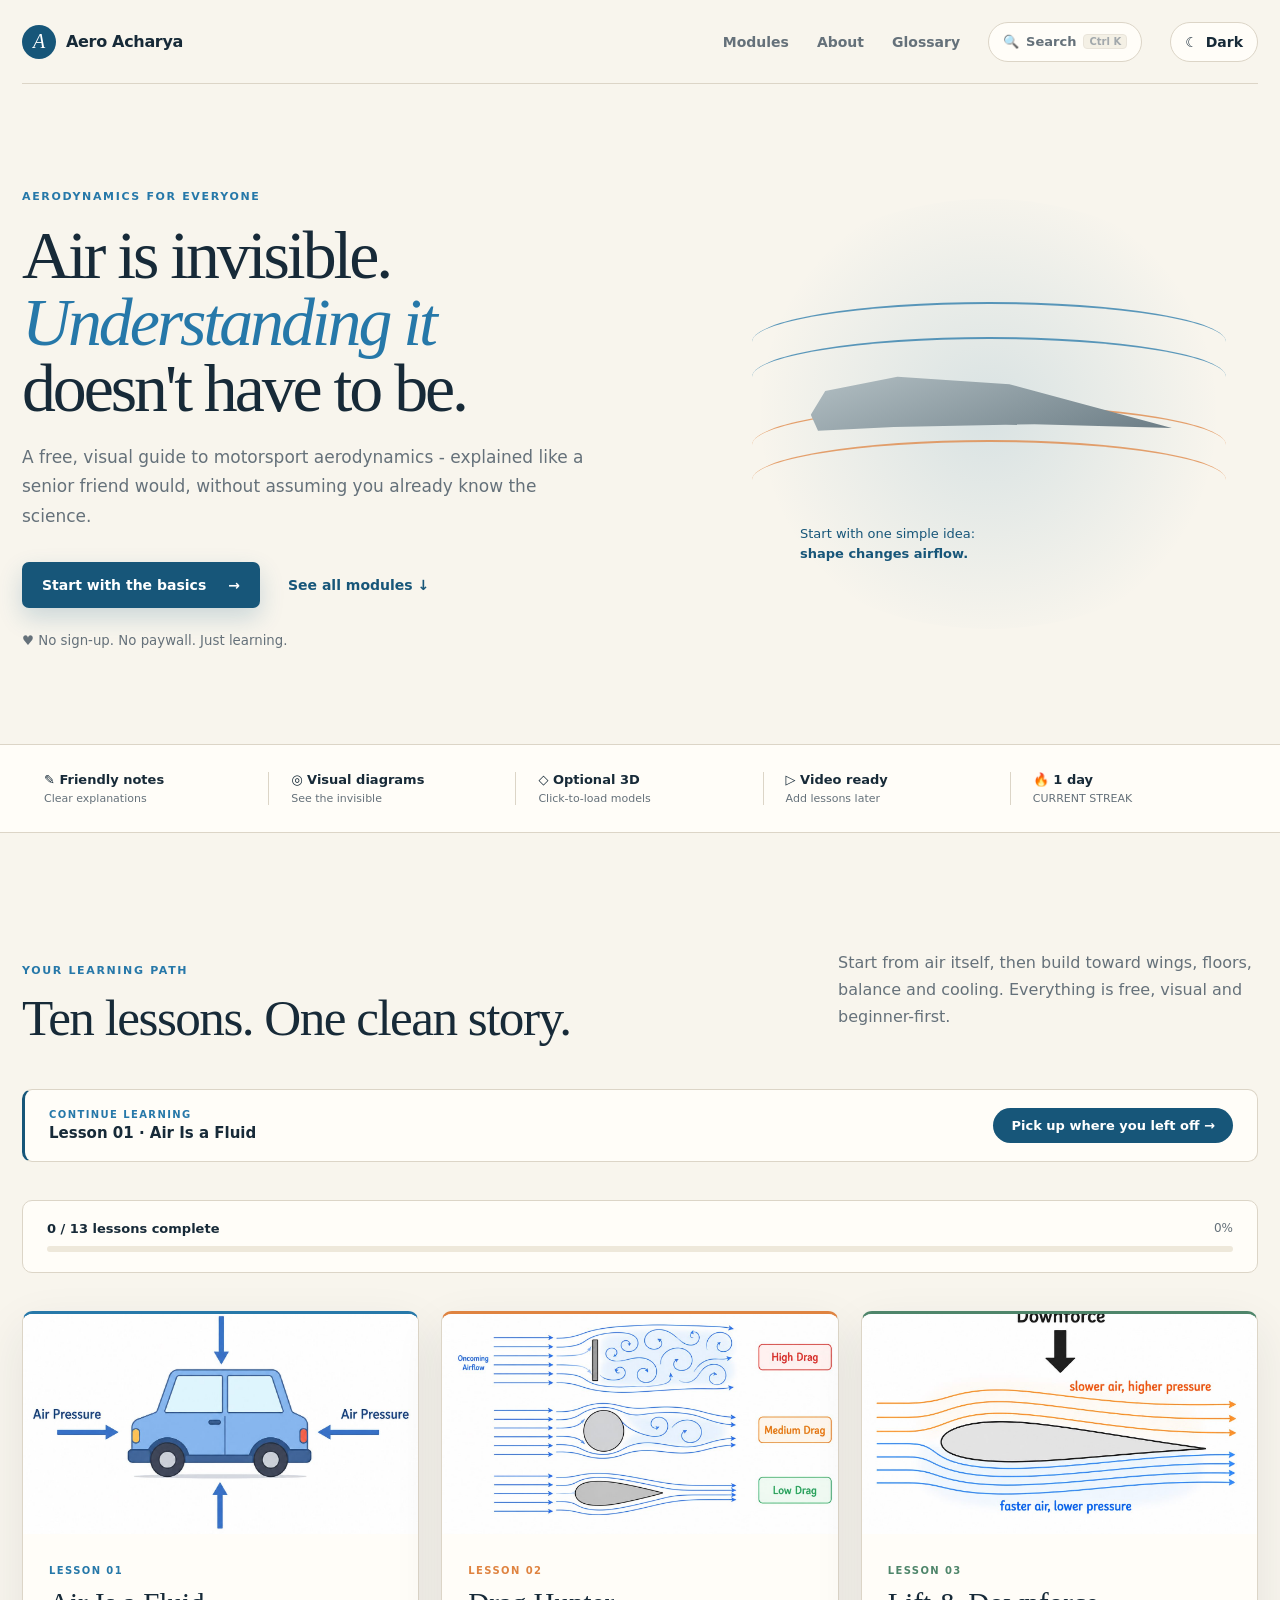
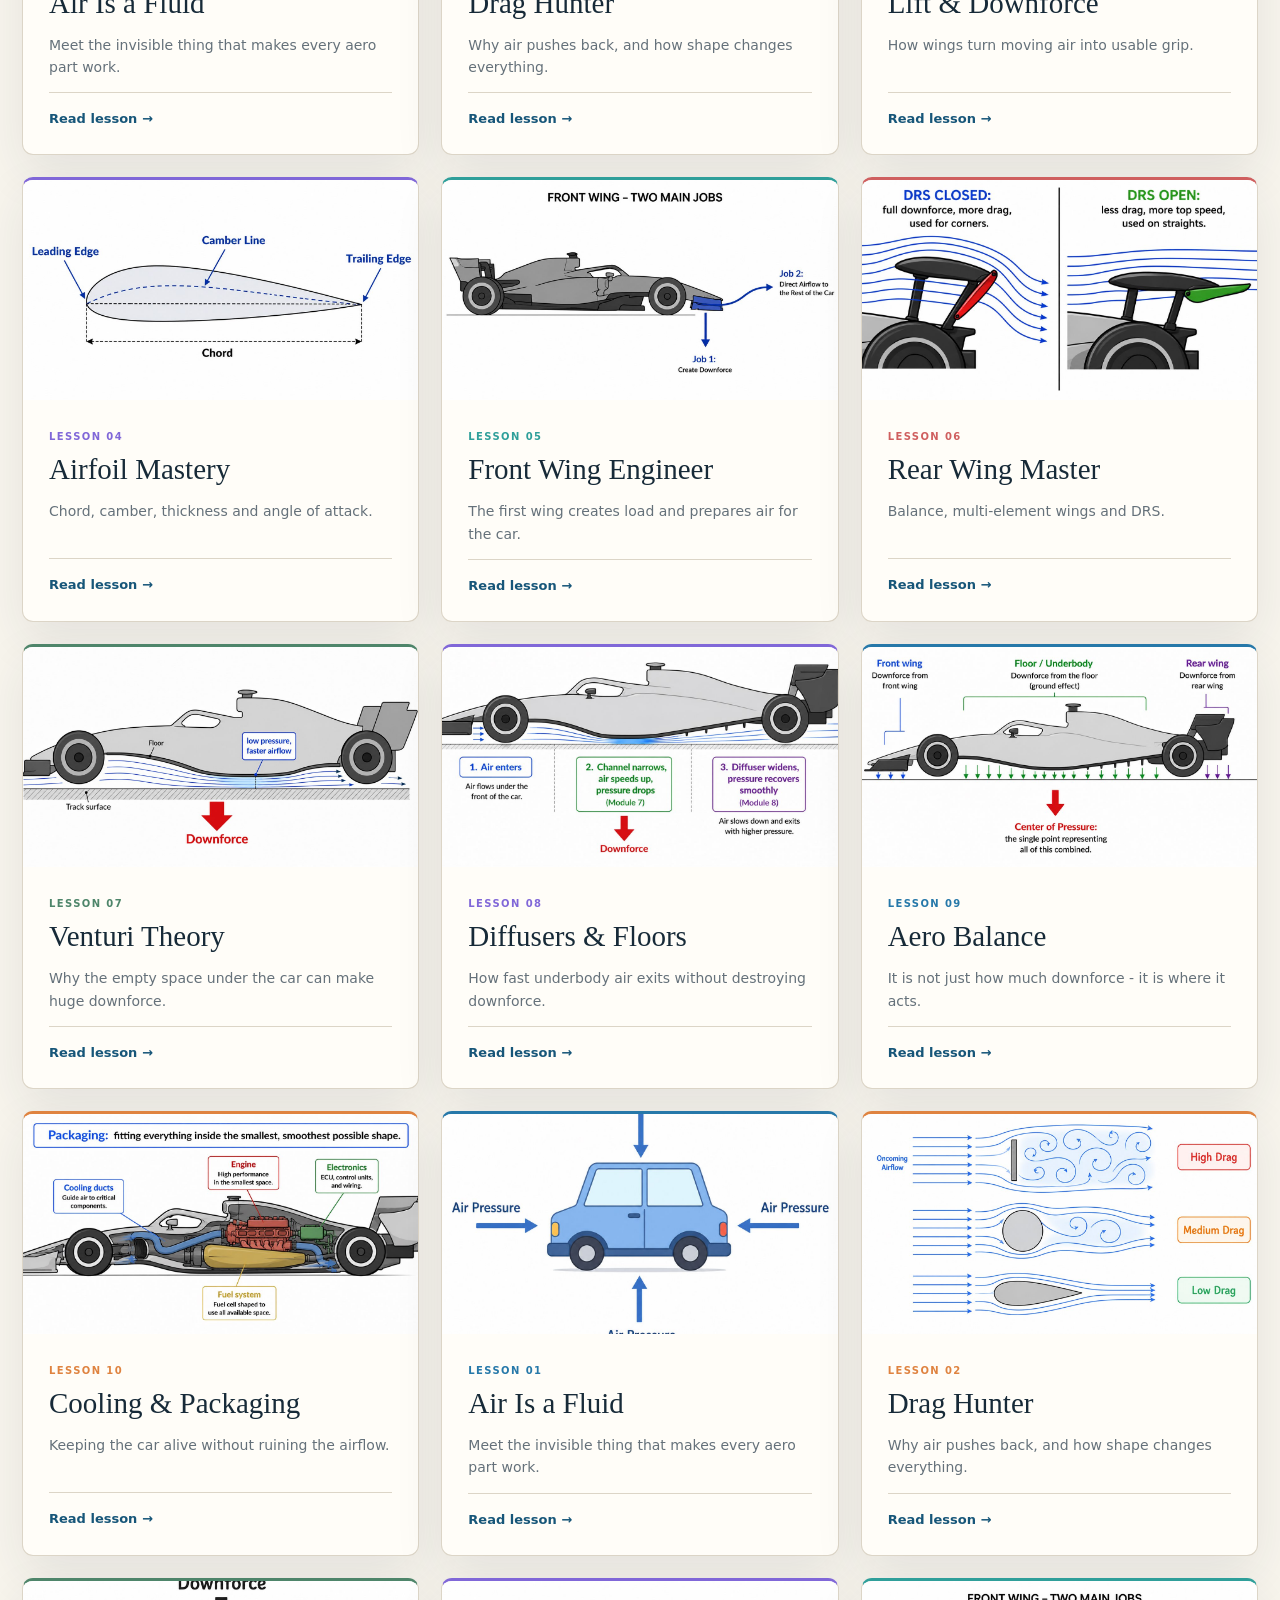
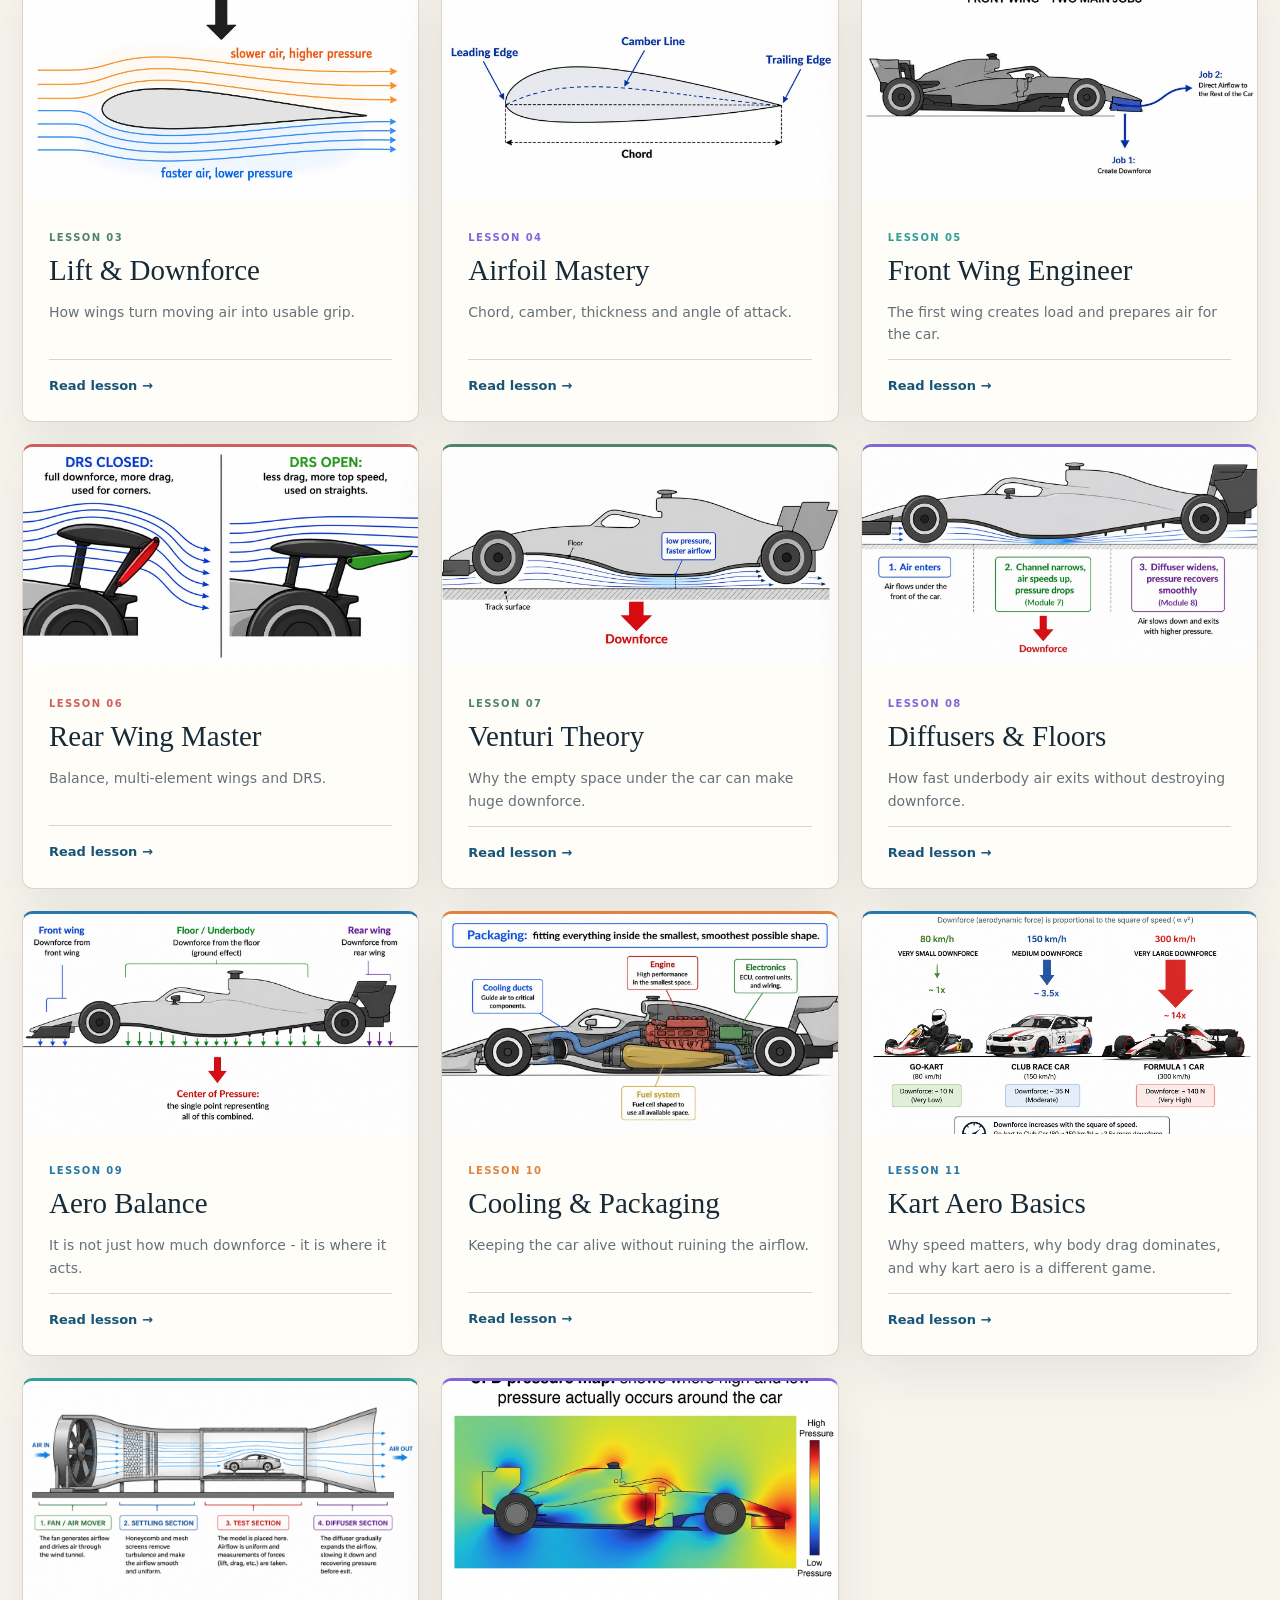
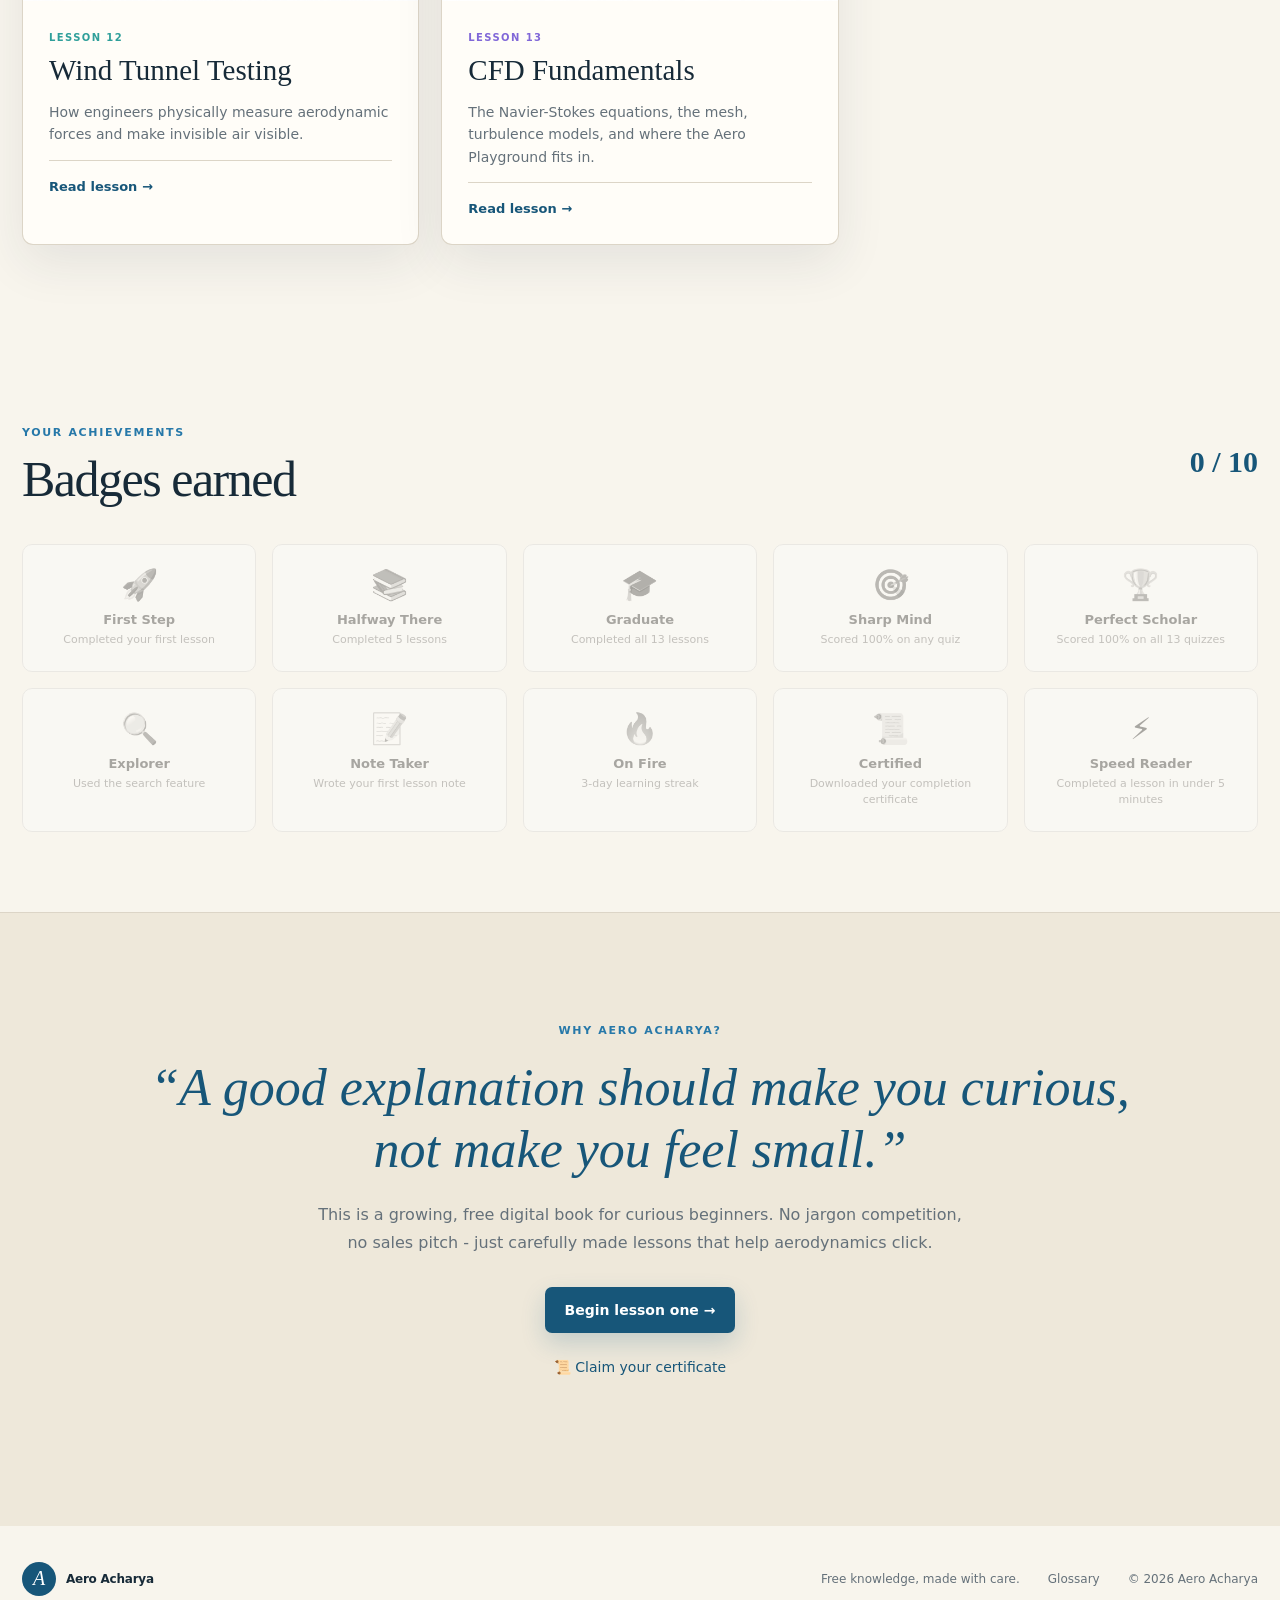
<file: index.html>
﻿<!doctype html>
<html lang="en">
<head>
  <link rel="manifest" href="manifest.json">
  <meta charset="utf-8">
  <meta name="viewport" content="width=device-width,initial-scale=1">
  <meta name="theme-color" content="#f8f5ed">
  <meta name="google-site-verification" content="Ii97FN_vhlT2lZqxSmOPaVEzLCOabYvV0zbwuRKAxQU" />
      <link rel="icon" href="favicon.svg" type="image/svg+xml">
  <link rel="stylesheet" href="assets/styles.css">
  <script src="assets/search-index.js" defer></script>
  <script src="assets/quiz-data.js" defer></script>
  <script src="assets/site.js" defer></script>
  <script src="assets/search.js" defer></script>
  <script src="assets/enhancements.js" defer></script>
  <script src="assets/achievements.js" defer></script>
<!-- SEO TAGS -->
  <title>Aero Acharya | Learn Aerodynamics & Aerospace Engineering</title>
  <meta name="description" content="Learn aerodynamics, aerospace engineering, flight mechanics, CFD, and aircraft design with Aero Acharya by Divyanshu Choudhary. Free tutorials and courses.">
  <meta name="keywords" content="Aero Acharya, Divyanshu Choudhary, aerodynamics, aerodynamics course, learn aerodynamics, aerospace engineering, CFD basics, flight mechanics, aircraft design, motorsport aerodynamics">
  <link rel="canonical" href="https://aeroacharya.netlify.app/">
  
  <meta property="og:title" content="Aero Acharya | Learn Aerodynamics & Aerospace Engineering">
  <meta property="og:description" content="Learn aerodynamics, aerospace engineering, flight mechanics, CFD, and aircraft design with Aero Acharya by Divyanshu Choudhary. Free tutorials and courses.">
  <meta property="og:url" content="https://aeroacharya.netlify.app/">
  <meta property="og:type" content="website">
  <meta property="og:site_name" content="Aero Acharya">
  
  <meta name="twitter:card" content="summary_large_image">
  <meta name="twitter:title" content="Aero Acharya | Learn Aerodynamics & Aerospace Engineering">
  <meta name="twitter:description" content="Learn aerodynamics, aerospace engineering, flight mechanics, CFD, and aircraft design with Aero Acharya by Divyanshu Choudhary. Free tutorials and courses.">
  
  <meta name="author" content="Divyanshu Choudhary">
  
  <script type="application/ld+json">
  {
    "@context": "https://schema.org",
    "@type": "Course",
    "name": "Aero Acharya | Learn Aerodynamics & Aerospace Engineering",
    "description": "Learn aerodynamics, aerospace engineering, flight mechanics, CFD, and aircraft design with Aero Acharya by Divyanshu Choudhary. Free tutorials and courses.",
    "provider": {
      "@type": "Person",
      "name": "Divyanshu Choudhary",
      "sameAs": "https://aeroacharya.netlify.app"
    }
  }
  </script>
  <!-- END SEO TAGS -->
<script async src="https://pagead2.googlesyndication.com/pagead/js/adsbygoogle.js?client=ca-pub-2757665908604833" crossorigin="anonymous"></script>
</head>
<body>
  <header class="site-header wrap">
    <a class="brand" href="./"><span class="brand-mark">A</span><span>Aero Acharya</span></a>
    <button class="menu-button" data-menu aria-label="Open menu" aria-expanded="false">☰</button>
    <nav data-nav><a href="#modules">Modules</a><a href="#about">About</a><a href="glossary.html">Glossary</a><button class="search-btn" data-search-open aria-label="Search lessons"><span>🔍</span><span>Search</span><kbd>Ctrl K</kbd></button><button class="theme-toggle" data-theme-toggle></button></nav>
  </header>

  <main>
    <section class="home-hero wrap">
      <div class="hero-copy">
        <p class="kicker">AERODYNAMICS FOR EVERYONE</p>
        <h1>Air is invisible.<br><em>Understanding it</em><br>doesn&apos;t have to be.</h1>
        <p>A free, visual guide to motorsport aerodynamics - explained like a senior friend would, without assuming you already know the science.</p>
        <div class="hero-actions"><a class="button" href="modules/air-is-a-fluid/">Start with the basics <span>→</span></a><a class="quiet-link" href="#modules">See all modules ↓</a></div>
        <small>♥ No sign-up. No paywall. Just learning.</small>
      </div>
      <div class="hero-diagram" aria-label="Airflow around an aerofoil">
        <div class="air-line a"></div><div class="air-line b"></div><div class="air-line c"></div><div class="air-line d"></div>
        <div class="foil"></div><p>Start with one simple idea:<br><b>shape changes airflow.</b></p>
      </div>
    </section>

    <section class="feature-strip">
      <div><b>✎ Friendly notes</b><small>Clear explanations</small></div>
      <div><b>◎ Visual diagrams</b><small>See the invisible</small></div>
      <div><b>◇ Optional 3D</b><small>Click-to-load models</small></div>
      <div><b>▷ Video ready</b><small>Add lessons later</small></div>
      <div><b>▤ Real references</b><small>Keep going deeper</small></div>
    </section>

    <section class="modules wrap" id="modules">
      <div class="section-heading">
        <div><p class="kicker">YOUR LEARNING PATH</p><h2>Ten lessons. One clean story.</h2></div>
        <p>Start from air itself, then build toward wings, floors, balance and cooling. Everything is free, visual and beginner-first.</p>
      </div>
      <div id="continue-banner"></div>
      <div id="progress-bar"></div>
      <div class="module-grid">
        <a class="module-card blue" href="modules/air-is-a-fluid/"><div class="module-art"><img src="assets/images/module-1/air-pressure.jpg" alt="Air pressure around a car"></div><div class="module-copy"><span>LESSON 01</span><h3>Air Is a Fluid</h3><p>Meet the invisible thing that makes every aero part work.</p><b>Read lesson →</b></div></a>
        <a class="module-card orange" href="modules/drag/"><div class="module-art"><img src="assets/images/module-2/shape-drag.jpg" alt="Drag behind different shapes"></div><div class="module-copy"><span>LESSON 02</span><h3>Drag Hunter</h3><p>Why air pushes back, and how shape changes everything.</p><b>Read lesson →</b></div></a>
        <a class="module-card green" href="modules/lift-downforce/"><div class="module-art"><img src="assets/images/module-3/downforce.jpg" alt="Downforce on an inverted wing"></div><div class="module-copy"><span>LESSON 03</span><h3>Lift &amp; Downforce</h3><p>How wings turn moving air into usable grip.</p><b>Read lesson →</b></div></a>
        <a class="module-card purple" href="modules/airfoil-mastery/"><div class="module-art"><img src="assets/images/module-4/airfoil-anatomy.jpg" alt="Labeled airfoil anatomy"></div><div class="module-copy"><span>LESSON 04</span><h3>Airfoil Mastery</h3><p>Chord, camber, thickness and angle of attack.</p><b>Read lesson →</b></div></a>
        <a class="module-card teal" href="modules/front-wing-engineer/"><div class="module-art"><img src="assets/images/module-5/front-wing-jobs.jpg" alt="Front wing two main jobs"></div><div class="module-copy"><span>LESSON 05</span><h3>Front Wing Engineer</h3><p>The first wing creates load and prepares air for the car.</p><b>Read lesson →</b></div></a>
        <a class="module-card red" href="modules/rear-wing-master/"><div class="module-art"><img src="assets/images/module-6/drs-open-closed.jpg" alt="DRS open and closed comparison"></div><div class="module-copy"><span>LESSON 06</span><h3>Rear Wing Master</h3><p>Balance, multi-element wings and DRS.</p><b>Read lesson →</b></div></a>
        <a class="module-card green" href="modules/venturi-theory/"><div class="module-art"><img src="assets/images/module-7/ground-effect.jpg" alt="Ground effect airflow under a car"></div><div class="module-copy"><span>LESSON 07</span><h3>Venturi Theory</h3><p>Why the empty space under the car can make huge downforce.</p><b>Read lesson →</b></div></a>
        <a class="module-card purple" href="modules/diffusers-floors/"><div class="module-art"><img src="assets/images/module-8/complete-ground-effect.jpg" alt="Complete ground effect airflow story"></div><div class="module-copy"><span>LESSON 08</span><h3>Diffusers &amp; Floors</h3><p>How fast underbody air exits without destroying downforce.</p><b>Read lesson →</b></div></a>
        <a class="module-card blue" href="modules/aero-balance/"><div class="module-art"><img src="assets/images/module-9/center-pressure.jpg" alt="Center of pressure on a race car"></div><div class="module-copy"><span>LESSON 09</span><h3>Aero Balance</h3><p>It is not just how much downforce - it is where it acts.</p><b>Read lesson →</b></div></a>
        <a class="module-card orange" href="modules/cooling-packaging/"><div class="module-art"><img src="assets/images/module-10/packaging.jpg" alt="Race car packaging diagram"></div><div class="module-copy"><span>LESSON 10</span><h3>Cooling &amp; Packaging</h3><p>Keeping the car alive without ruining the airflow.</p><b>Read lesson →</b></div></a>
        <a class="module-card blue" href="modules/air-is-a-fluid/"><div class="module-art"><img src="assets/images/module-1/air-pressure.jpg" alt="Air pressure around a car"></div><div class="module-copy"><span>LESSON 01</span><h3>Air Is a Fluid</h3><p>Meet the invisible thing that makes every aero part work.</p><b>Read lesson →</b></div></a>
        <a class="module-card orange" href="modules/drag/"><div class="module-art"><img src="assets/images/module-2/shape-drag.jpg" alt="Drag behind different shapes"></div><div class="module-copy"><span>LESSON 02</span><h3>Drag Hunter</h3><p>Why air pushes back, and how shape changes everything.</p><b>Read lesson →</b></div></a>
        <a class="module-card green" href="modules/lift-downforce/"><div class="module-art"><img src="assets/images/module-3/downforce.jpg" alt="Downforce on an inverted wing"></div><div class="module-copy"><span>LESSON 03</span><h3>Lift &amp; Downforce</h3><p>How wings turn moving air into usable grip.</p><b>Read lesson →</b></div></a>
        <a class="module-card purple" href="modules/airfoil-mastery/"><div class="module-art"><img src="assets/images/module-4/airfoil-anatomy.jpg" alt="Labeled airfoil anatomy"></div><div class="module-copy"><span>LESSON 04</span><h3>Airfoil Mastery</h3><p>Chord, camber, thickness and angle of attack.</p><b>Read lesson →</b></div></a>
        <a class="module-card teal" href="modules/front-wing-engineer/"><div class="module-art"><img src="assets/images/module-5/front-wing-jobs.jpg" alt="Front wing two main jobs"></div><div class="module-copy"><span>LESSON 05</span><h3>Front Wing Engineer</h3><p>The first wing creates load and prepares air for the car.</p><b>Read lesson →</b></div></a>
        <a class="module-card red" href="modules/rear-wing-master/"><div class="module-art"><img src="assets/images/module-6/drs-open-closed.jpg" alt="DRS open and closed comparison"></div><div class="module-copy"><span>LESSON 06</span><h3>Rear Wing Master</h3><p>Balance, multi-element wings and DRS.</p><b>Read lesson →</b></div></a>
        <a class="module-card green" href="modules/venturi-theory/"><div class="module-art"><img src="assets/images/module-7/ground-effect.jpg" alt="Ground effect airflow under a car"></div><div class="module-copy"><span>LESSON 07</span><h3>Venturi Theory</h3><p>Why the empty space under the car can make huge downforce.</p><b>Read lesson →</b></div></a>
        <a class="module-card purple" href="modules/diffusers-floors/"><div class="module-art"><img src="assets/images/module-8/complete-ground-effect.jpg" alt="Complete ground effect airflow story"></div><div class="module-copy"><span>LESSON 08</span><h3>Diffusers &amp; Floors</h3><p>How fast underbody air exits without destroying downforce.</p><b>Read lesson →</b></div></a>
        <a class="module-card blue" href="modules/aero-balance/"><div class="module-art"><img src="assets/images/module-9/center-pressure.jpg" alt="Center of pressure on a race car"></div><div class="module-copy"><span>LESSON 09</span><h3>Aero Balance</h3><p>It is not just how much downforce - it is where it acts.</p><b>Read lesson →</b></div></a>
        <a class="module-card orange" href="modules/cooling-packaging/"><div class="module-art"><img src="assets/images/module-10/packaging.jpg" alt="Race car packaging diagram"></div><div class="module-copy"><span>LESSON 10</span><h3>Cooling &amp; Packaging</h3><p>Keeping the car alive without ruining the airflow.</p><b>Read lesson →</b></div></a>
        <a class="module-card blue" href="modules/kart-aero-basics/"><div class="module-art"><img src="assets/images/module-11/kart-speed.jpg" alt="Kart, club car and F1 downforce comparison"></div><div class="module-copy"><span>LESSON 11</span><h3>Kart Aero Basics</h3><p>Why speed matters, why body drag dominates, and why kart aero is a different game.</p><b>Read lesson →</b></div></a>
        <a class="module-card teal" href="modules/wind-tunnel-testing/"><div class="module-art"><img src="assets/images/module-12/wind-tunnel-layout.jpg" alt="Wind tunnel cross-section diagram"></div><div class="module-copy"><span>LESSON 12</span><h3>Wind Tunnel Testing</h3><p>How engineers physically measure aerodynamic forces and make invisible air visible.</p><b>Read lesson →</b></div></a>
        <a class="module-card purple" href="modules/cfd-fundamentals/"><div class="module-art"><img src="assets/images/module-13/cfd-pressure-map.jpg" alt="CFD pressure map around a race car"></div><div class="module-copy"><span>LESSON 13</span><h3>CFD Fundamentals</h3><p>The Navier-Stokes equations, the mesh, turbulence models, and where the Aero Playground fits in.</p><b>Read lesson →</b></div></a>
      </div>
    </section>

    <section class="wrap" id="achievements-section"></section>

    <section class="about" id="about">
      <p class="kicker">WHY AERO ACHARYA?</p>
      <blockquote>“A good explanation should make you curious,<br>not make you feel small.”</blockquote>
      <p>This is a growing, free digital book for curious beginners. No jargon competition, no sales pitch - just carefully made lessons that help aerodynamics click.</p>
      <a class="button" href="modules/air-is-a-fluid/">Begin lesson one →</a>
      <p style="margin-top:20px"><button class="quiet-link" style="background:none;border:none;cursor:pointer;font:inherit;font-size:14px" data-open-certificate>📜 Claim your certificate</button></p>
    </section>
  </main>

  <footer class="wrap"><a class="brand" href="./"><span class="brand-mark">A</span>Aero Acharya</a><p>Free knowledge, made with care.</p><a href="glossary.html">Glossary</a><p>© 2026 Aero Acharya</p></footer>
  <button id="back-to-top" aria-label="Back to top">↑ Top</button>
</body>
</html>
</file>
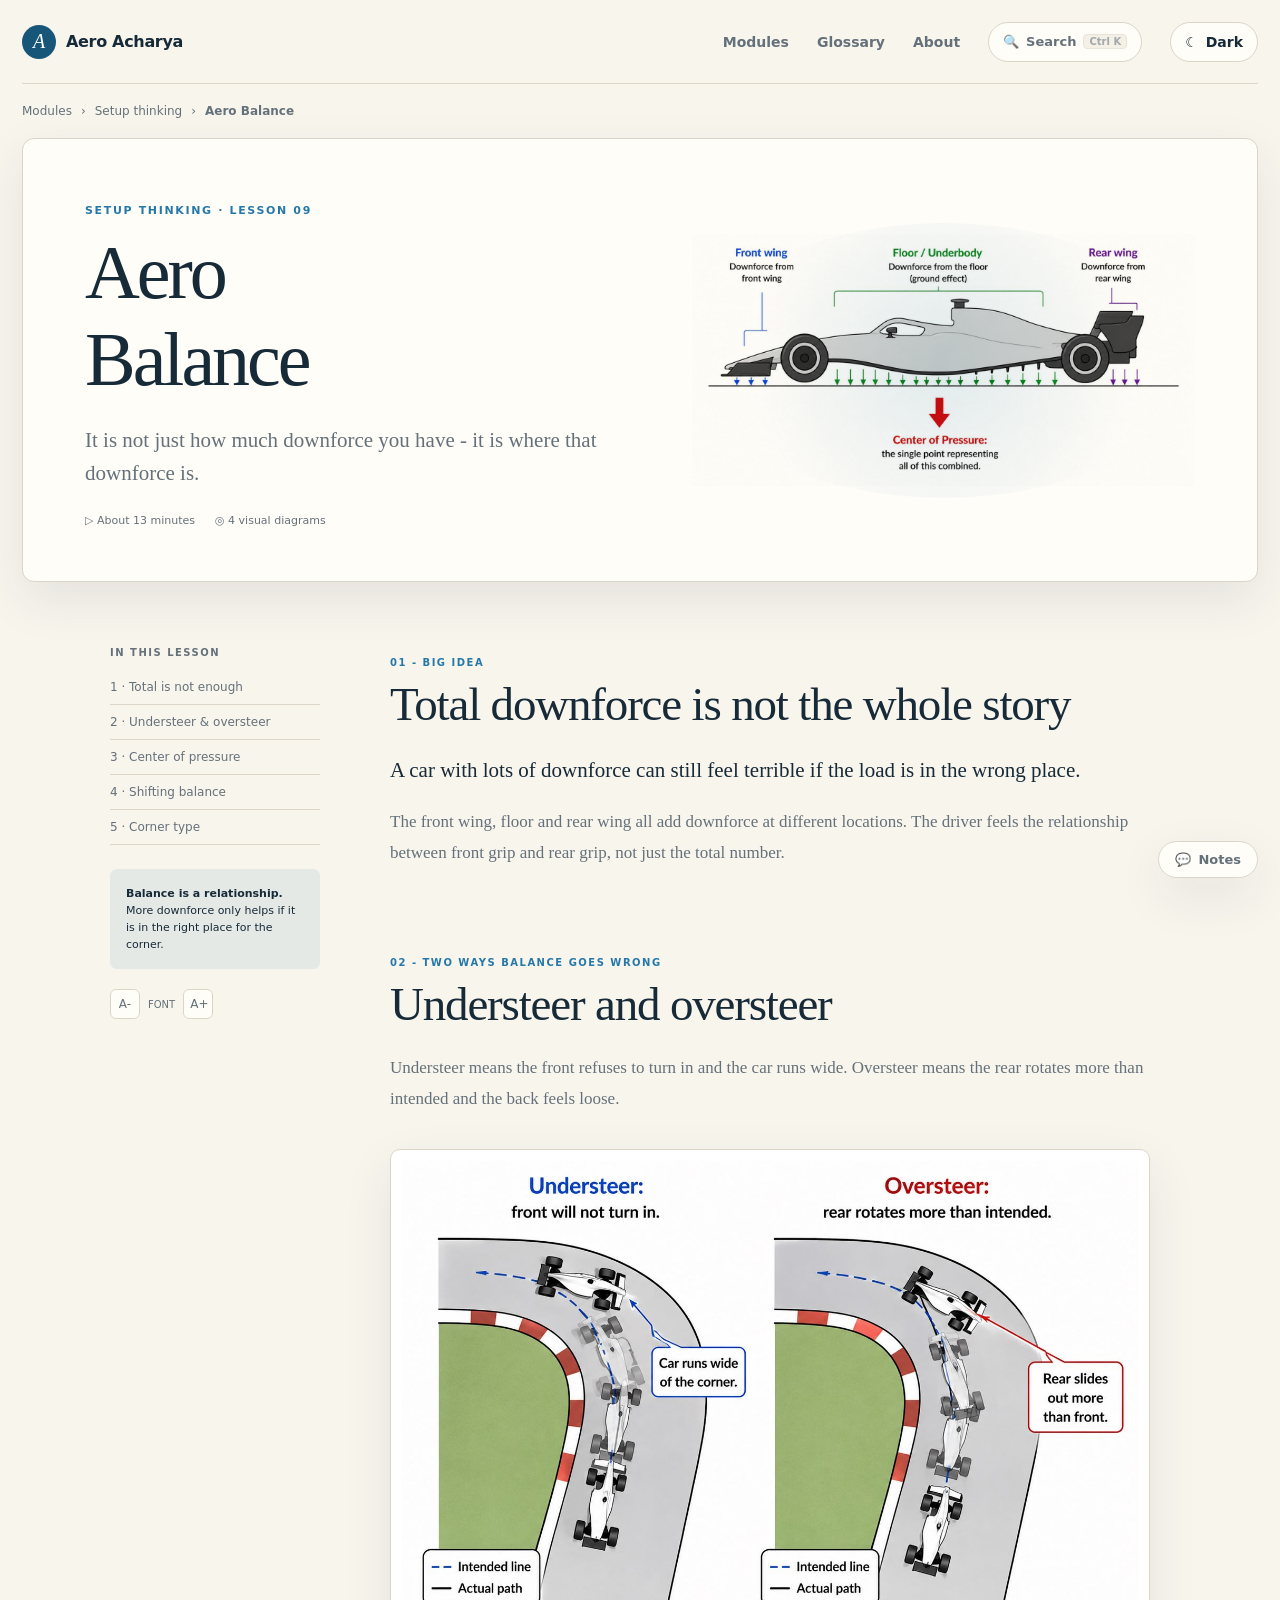
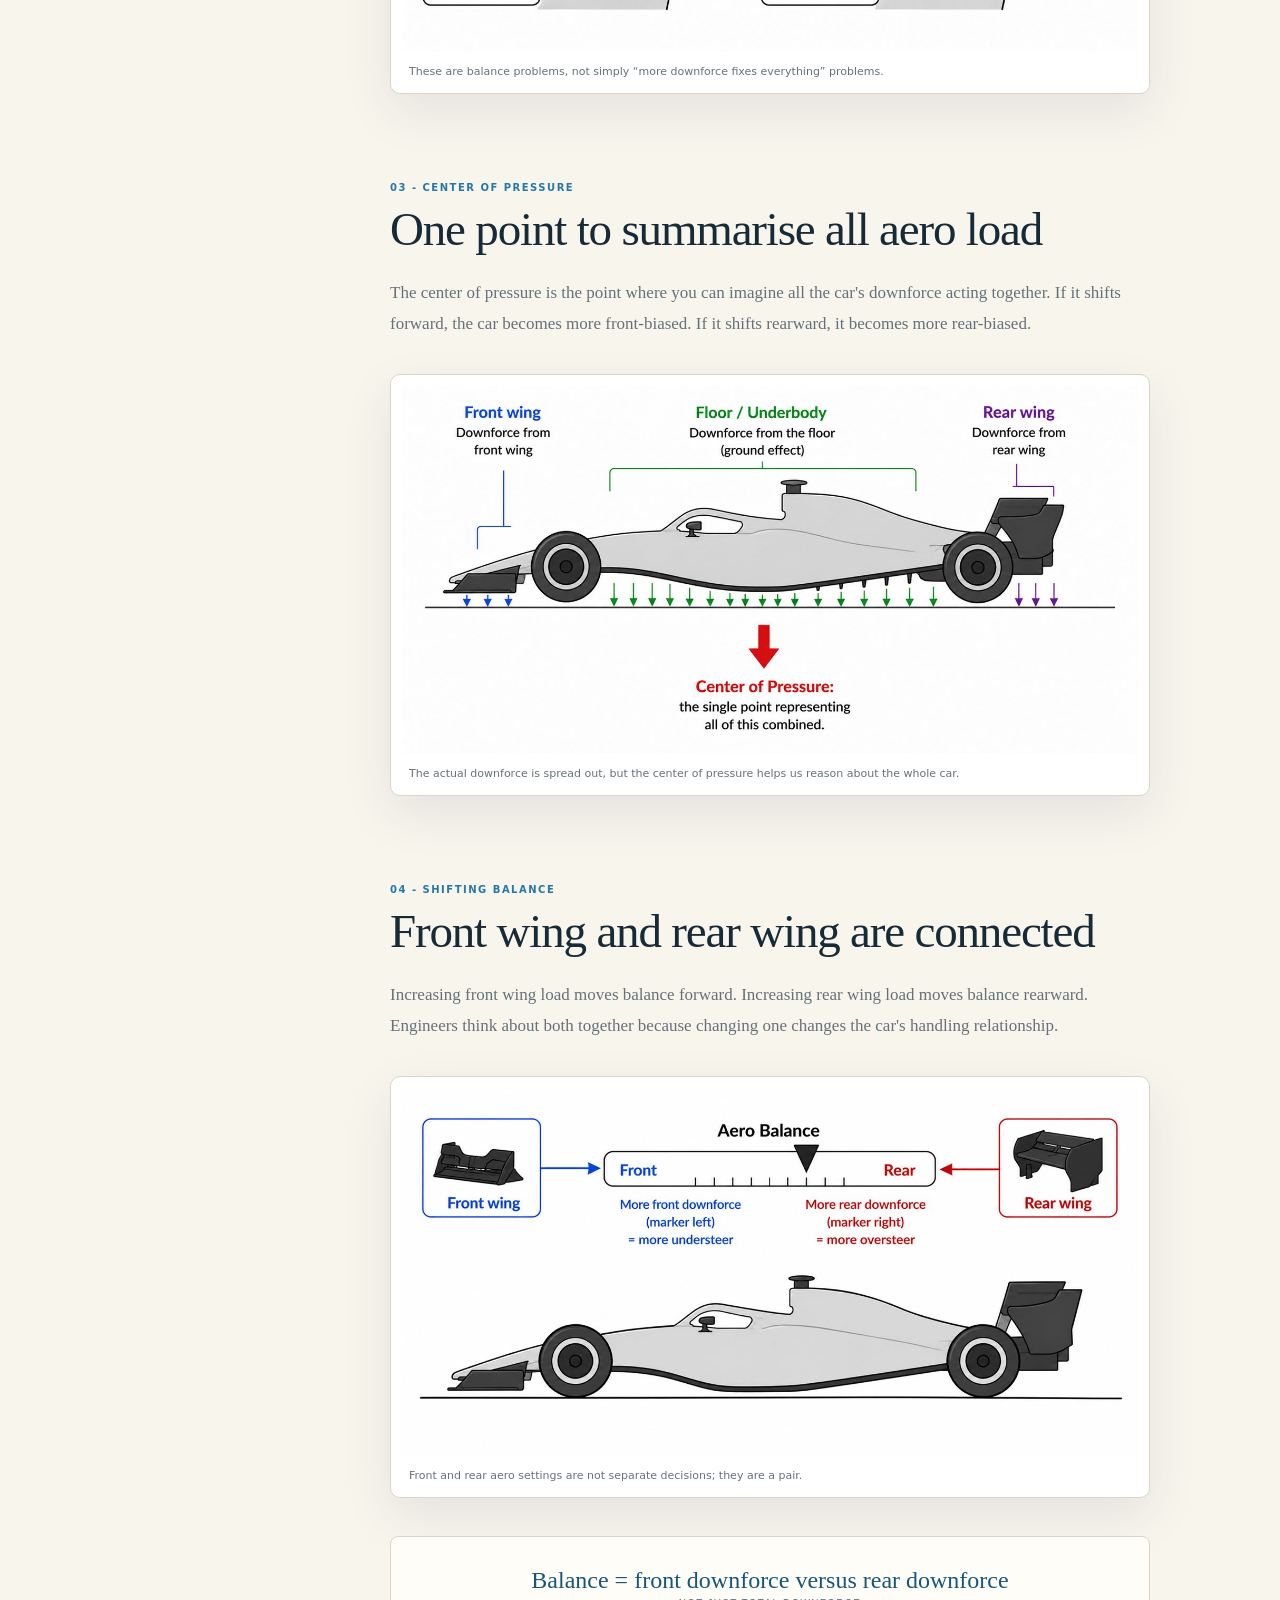
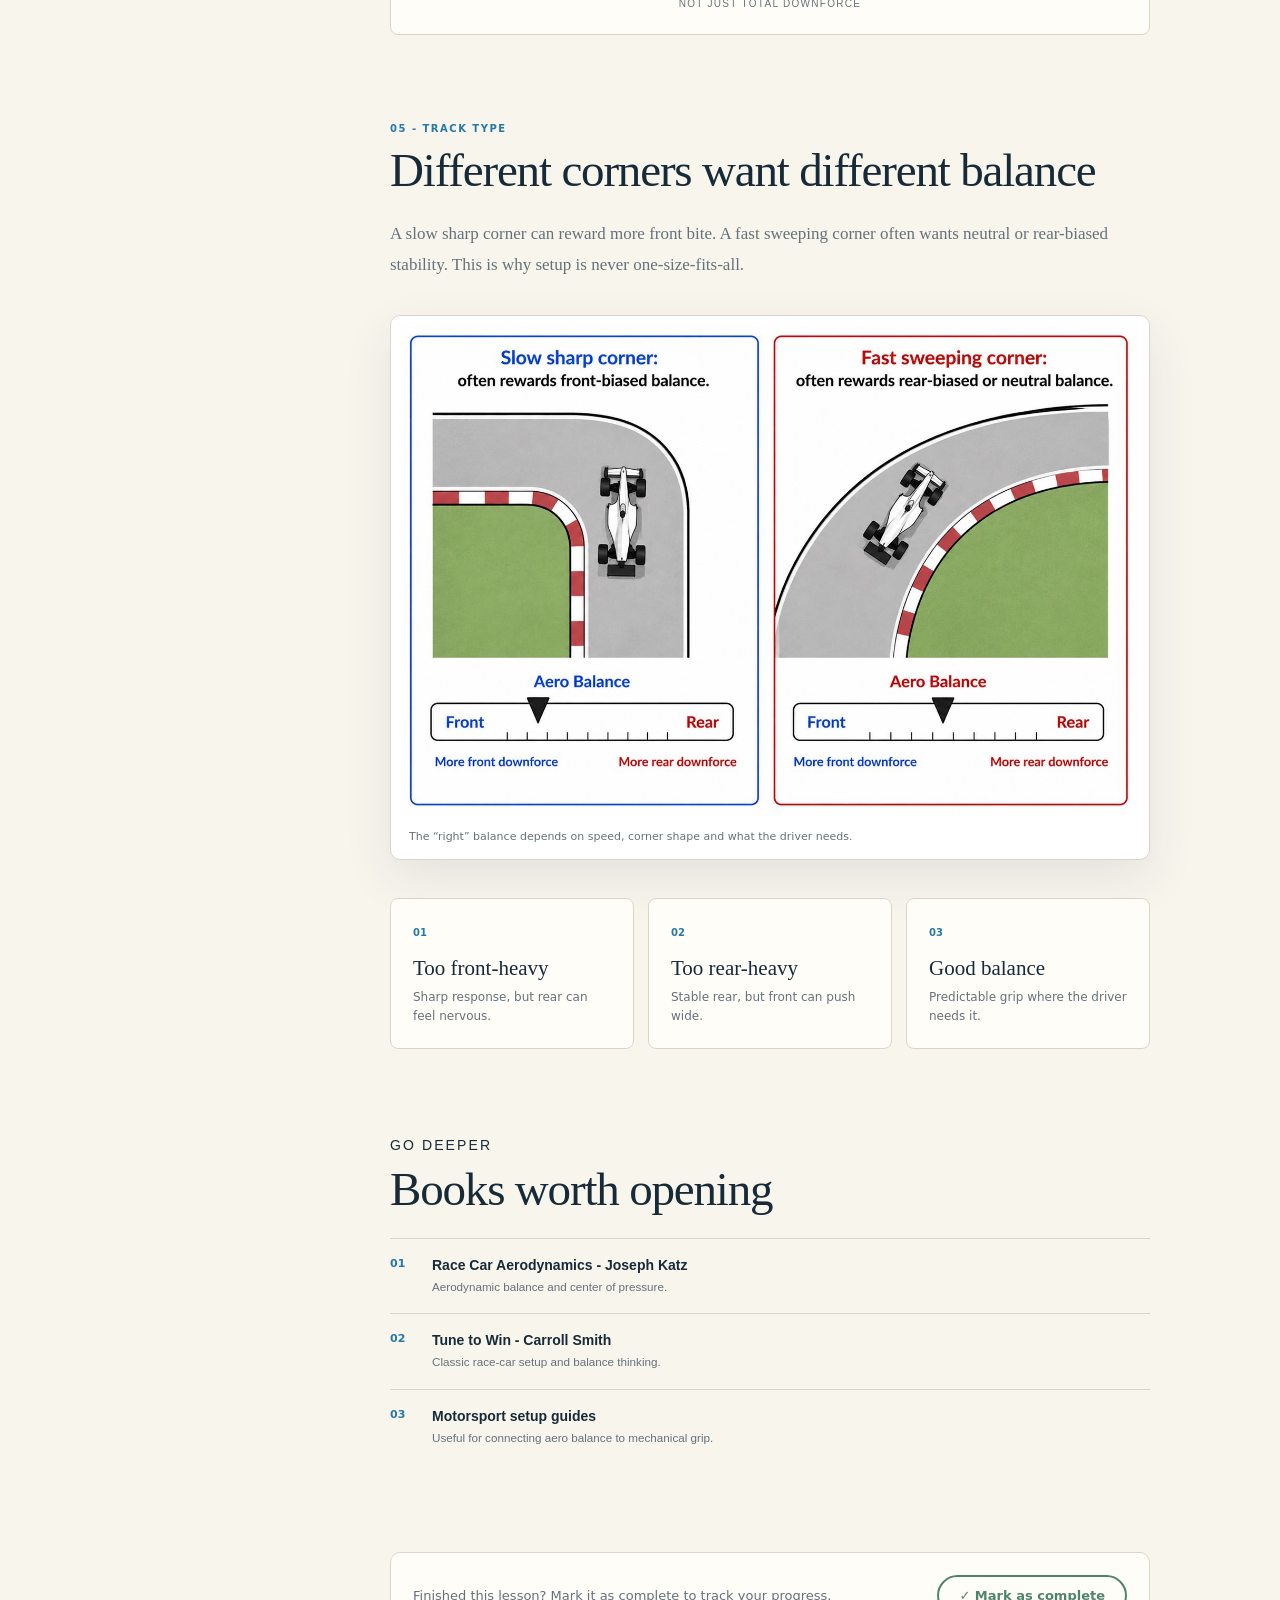
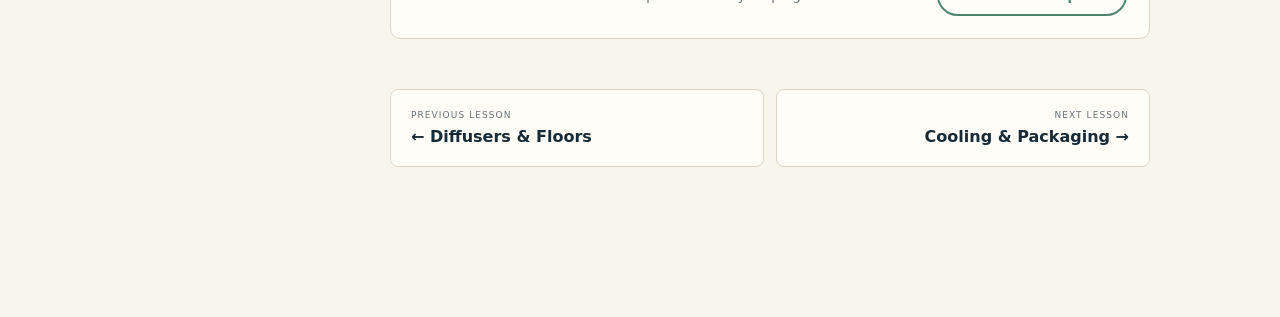
<file: modules/aero-balance/index.html>
﻿<!doctype html>
<html lang="en">
<head>
  <link rel="manifest" href="../../manifest.json">
  <meta name="theme-color" content="#175679">
  <meta charset="utf-8">
  <meta name="viewport" content="width=device-width,initial-scale=1">
      <link rel="icon" href="../../favicon.svg" type="image/svg+xml">
  <link rel="stylesheet" href="../../assets/styles.css">
  <script src="../../assets/search-index.js" defer></script>
  <script src="../../assets/quiz-data.js" defer></script>
  <script src="../../assets/site.js" defer></script>
  <script src="../../assets/search.js" defer></script>
  <script src="../../assets/quiz.js" defer></script>
  <script src="../../assets/enhancements.js" defer></script>
  <script src="../../assets/achievements.js" defer></script>
  <script src="../../assets/notes.js" defer></script>
<!-- SEO TAGS -->
  <title>Aero Balance | Aero Acharya by Divyanshu Choudhary</title>
  <meta name="description" content="Learn aero balance, center of pressure, understeer, oversteer and front-versus-rear downforce.">
  <meta name="keywords" content="Aero Acharya, Divyanshu Choudhary, aerodynamics, aerodynamics course, learn aerodynamics, aerospace engineering, CFD basics, flight mechanics, aircraft design, motorsport aerodynamics">
  <link rel="canonical" href="https://aeroacharya.netlify.app/modules/aero-balance/index.html">
  
  <meta property="og:title" content="Aero Balance | Aero Acharya by Divyanshu Choudhary">
  <meta property="og:description" content="Learn aero balance, center of pressure, understeer, oversteer and front-versus-rear downforce.">
  <meta property="og:url" content="https://aeroacharya.netlify.app/modules/aero-balance/index.html">
  <meta property="og:type" content="article">
  <meta property="og:site_name" content="Aero Acharya">
  
  <meta name="twitter:card" content="summary_large_image">
  <meta name="twitter:title" content="Aero Balance | Aero Acharya by Divyanshu Choudhary">
  <meta name="twitter:description" content="Learn aero balance, center of pressure, understeer, oversteer and front-versus-rear downforce.">
  
  <meta name="author" content="Divyanshu Choudhary">
  
  <script type="application/ld+json">
  {
    "@context": "https://schema.org",
    "@type": "Course",
    "name": "Aero Balance | Aero Acharya by Divyanshu Choudhary",
    "description": "Learn aero balance, center of pressure, understeer, oversteer and front-versus-rear downforce.",
    "provider": {
      "@type": "Person",
      "name": "Divyanshu Choudhary",
      "sameAs": "https://aeroacharya.netlify.app"
    }
  }
  </script>
  <!-- END SEO TAGS -->
<script async src="https://pagead2.googlesyndication.com/pagead/js/adsbygoogle.js?client=ca-pub-2757665908604833" crossorigin="anonymous"></script>
</head>
<body>
<div id="reading-progress-bar" style="position:fixed;top:0;left:0;width:100%;height:3px;z-index:998;background:transparent;pointer-events:none"><div id="reading-progress" style="height:100%;width:0;background:linear-gradient(90deg,var(--blue),var(--green));transition:width .1s linear"></div></div>
<header class="site-header wrap"><a class="brand" href="../../"><span class="brand-mark">A</span>Aero Acharya</a><button class="menu-button" data-menu aria-label="Open menu">☰</button><nav data-nav><a href="../../#modules">Modules</a><a href="../../glossary.html">Glossary</a><a href="../../#about">About</a><button class="search-btn" data-search-open aria-label="Search lessons"><span>🔍</span><span>Search</span><kbd>Ctrl K</kbd></button><button class="theme-toggle" data-theme-toggle></button></nav></header>
<div class="breadcrumb wrap"><a href="../../">Modules</a><span>›</span><span>Setup thinking</span><span>›</span><b>Aero Balance</b></div>
<header class="lesson-hero wrap"><div><p class="kicker">SETUP THINKING · LESSON 09</p><h1>Aero<br>Balance</h1><p class="hook">It is not just how much downforce you have - it is where that downforce is.</p><div class="lesson-meta"><span>▷ About 13 minutes</span><span>◎ 4 visual diagrams</span></div></div><div class="lesson-visual"><img src="../../assets/images/module-9/center-pressure.jpg" alt="Center of pressure on a race car"></div></header>
<div class="lesson-layout"><aside class="toc"><span>IN THIS LESSON</span><a href="#why">1 · Total is not enough</a><a href="#handling">2 · Understeer & oversteer</a><a href="#cop">3 · Center of pressure</a><a href="#shift">4 · Shifting balance</a><a href="#corners">5 · Corner type</a><div class="toc-note"><b>Balance is a relationship.</b><br>More downforce only helps if it is in the right place for the corner.</div><div class="font-toggle"><button id="font-dec" aria-label="Decrease font size">A-</button><span>FONT</span><button id="font-inc" aria-label="Increase font size">A+</button></div></aside>
<article class="lesson">
<section id="why"><p class="section-no">01 - BIG IDEA</p><h2>Total downforce is not the whole story</h2><p class="lead">A car with lots of downforce can still feel terrible if the load is in the wrong place.</p><p>The front wing, floor and rear wing all add downforce at different locations. The driver feels the relationship between front grip and rear grip, not just the total number.</p></section>
<section id="handling"><p class="section-no">02 - TWO WAYS BALANCE GOES WRONG</p><h2>Understeer and oversteer</h2><p>Understeer means the front refuses to turn in and the car runs wide. Oversteer means the rear rotates more than intended and the back feels loose.</p><figure class="concept"><img loading="lazy" src="../../assets/images/module-9/understeer-oversteer.jpg" alt="Understeer and oversteer comparison"><figcaption>These are balance problems, not simply “more downforce fixes everything” problems.</figcaption></figure></section>
<section id="cop"><p class="section-no">03 - CENTER OF PRESSURE</p><h2>One point to summarise all aero load</h2><p>The center of pressure is the point where you can imagine all the car&apos;s downforce acting together. If it shifts forward, the car becomes more front-biased. If it shifts rearward, it becomes more rear-biased.</p><figure class="concept"><img loading="lazy" src="../../assets/images/module-9/center-pressure.jpg" alt="Center of pressure combining front wing, floor and rear wing loads"><figcaption>The actual downforce is spread out, but the center of pressure helps us reason about the whole car.</figcaption></figure></section>
<section id="shift"><p class="section-no">04 - SHIFTING BALANCE</p><h2>Front wing and rear wing are connected</h2><p>Increasing front wing load moves balance forward. Increasing rear wing load moves balance rearward. Engineers think about both together because changing one changes the car&apos;s handling relationship.</p><figure class="concept"><img loading="lazy" src="../../assets/images/module-9/balance-slider.jpg" alt="Aero balance slider with front and rear wing"><figcaption>Front and rear aero settings are not separate decisions; they are a pair.</figcaption></figure><div class="formula">Balance = front downforce versus rear downforce<small>NOT JUST TOTAL DOWNFORCE</small></div></section>
<section id="corners"><p class="section-no">05 - TRACK TYPE</p><h2>Different corners want different balance</h2><p>A slow sharp corner can reward more front bite. A fast sweeping corner often wants neutral or rear-biased stability. This is why setup is never one-size-fits-all.</p><figure class="concept"><img loading="lazy" src="../../assets/images/module-9/corner-types.jpg" alt="Slow sharp corner and fast sweeping corner aero balance"><figcaption>The “right” balance depends on speed, corner shape and what the driver needs.</figcaption></figure><div class="three-cards"><div class="info-card"><span>01</span><b>Too front-heavy</b><p>Sharp response, but rear can feel nervous.</p></div><div class="info-card"><span>02</span><b>Too rear-heavy</b><p>Stable rear, but front can push wide.</p></div><div class="info-card"><span>03</span><b>Good balance</b><p>Predictable grip where the driver needs it.</p></div></div></section>
<section class="references"><p class="section-no">GO DEEPER</p><h2>Books worth opening</h2><div><span>01</span><p><b>Race Car Aerodynamics - Joseph Katz</b><small>Aerodynamic balance and center of pressure.</small></p></div><div><span>02</span><p><b>Tune to Win - Carroll Smith</b><small>Classic race-car setup and balance thinking.</small></p></div><div><span>03</span><p><b>Motorsport setup guides</b><small>Useful for connecting aero balance to mechanical grip.</small></p></div></section>
<div id="lesson-quiz"></div>
<div class="mark-complete-wrap"><p>Finished this lesson? Mark it as complete to track your progress.</p><button class="mark-complete-btn" aria-label="Mark lesson as complete">✓ Mark as complete</button></div>
<nav class="lesson-nav"><a href="../diffusers-floors/"><small>PREVIOUS LESSON</small><b>← Diffusers &amp; Floors</b></a><a href="../cooling-packaging/"><small>NEXT LESSON</small><b>Cooling &amp; Packaging →</b></a></nav>
</article></div><button id="back-to-top" aria-label="Back to top">↑ Top</button>
</body></html>
</file>
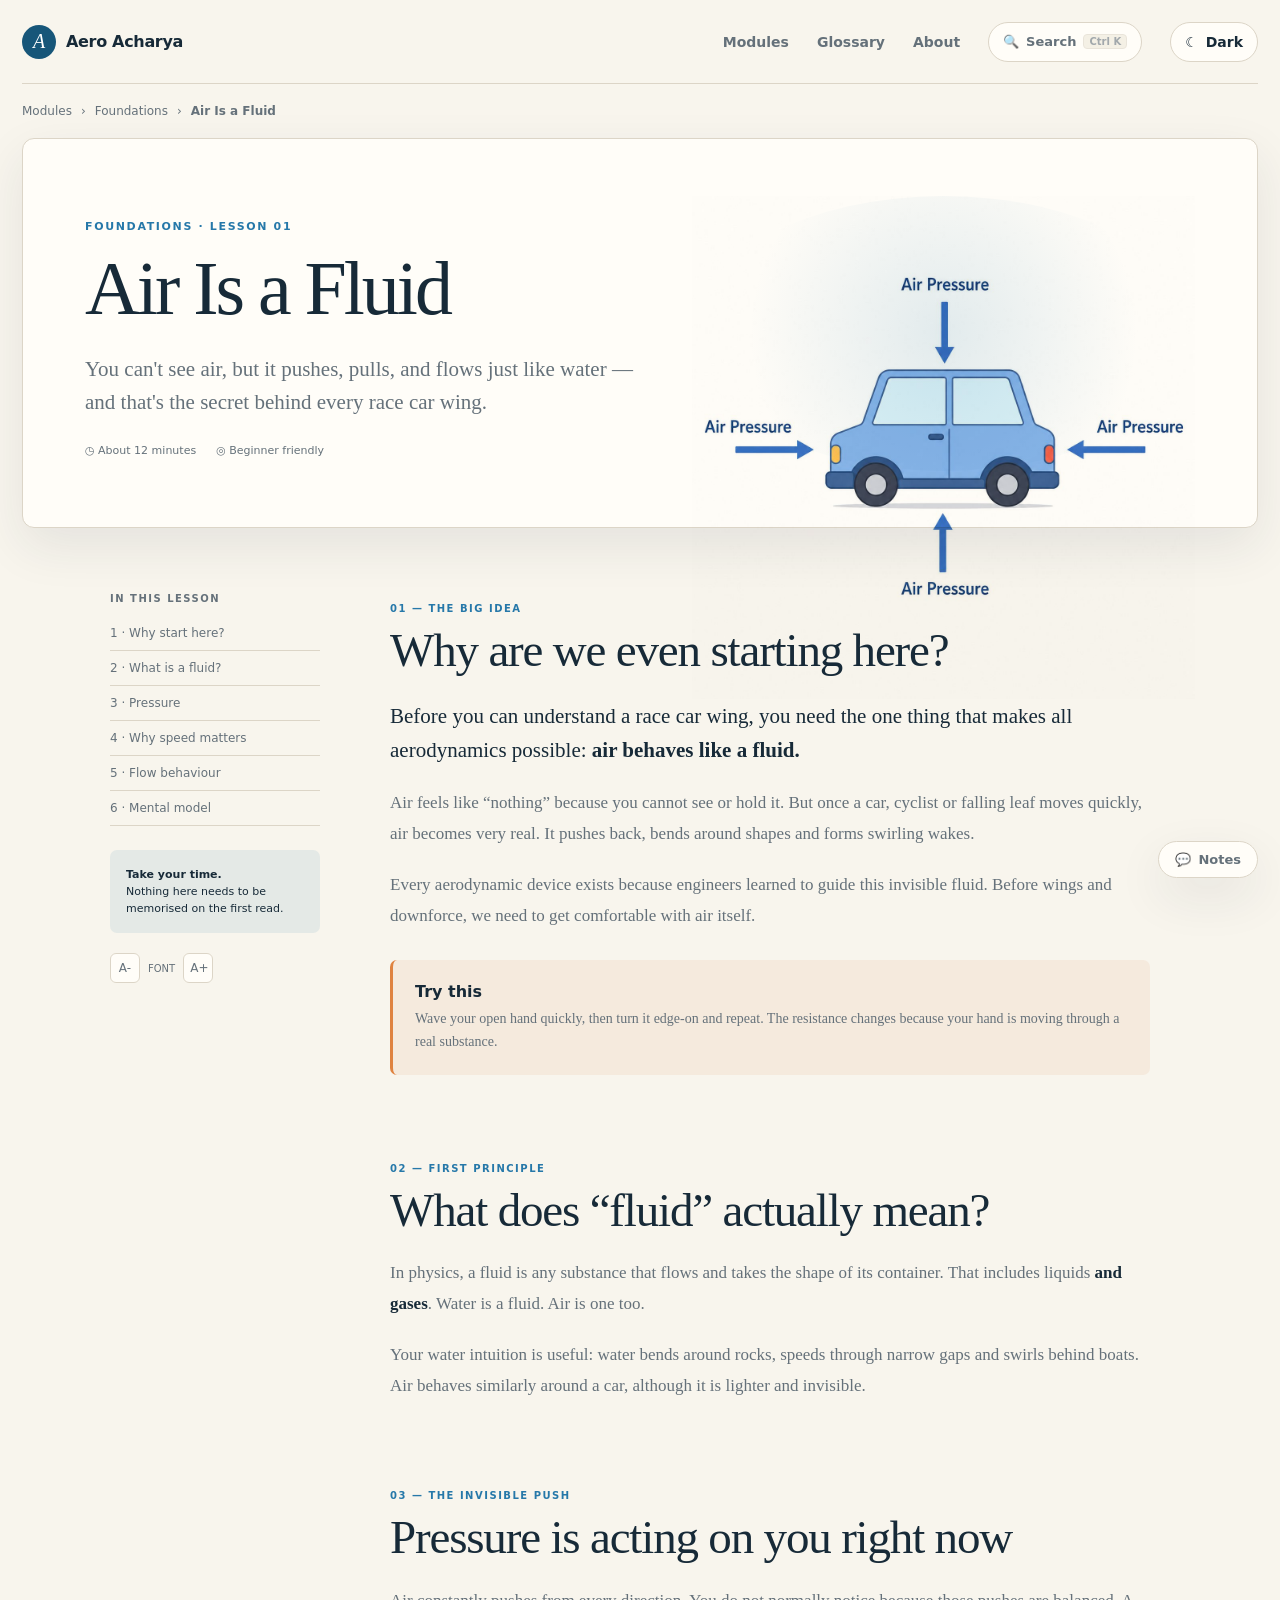
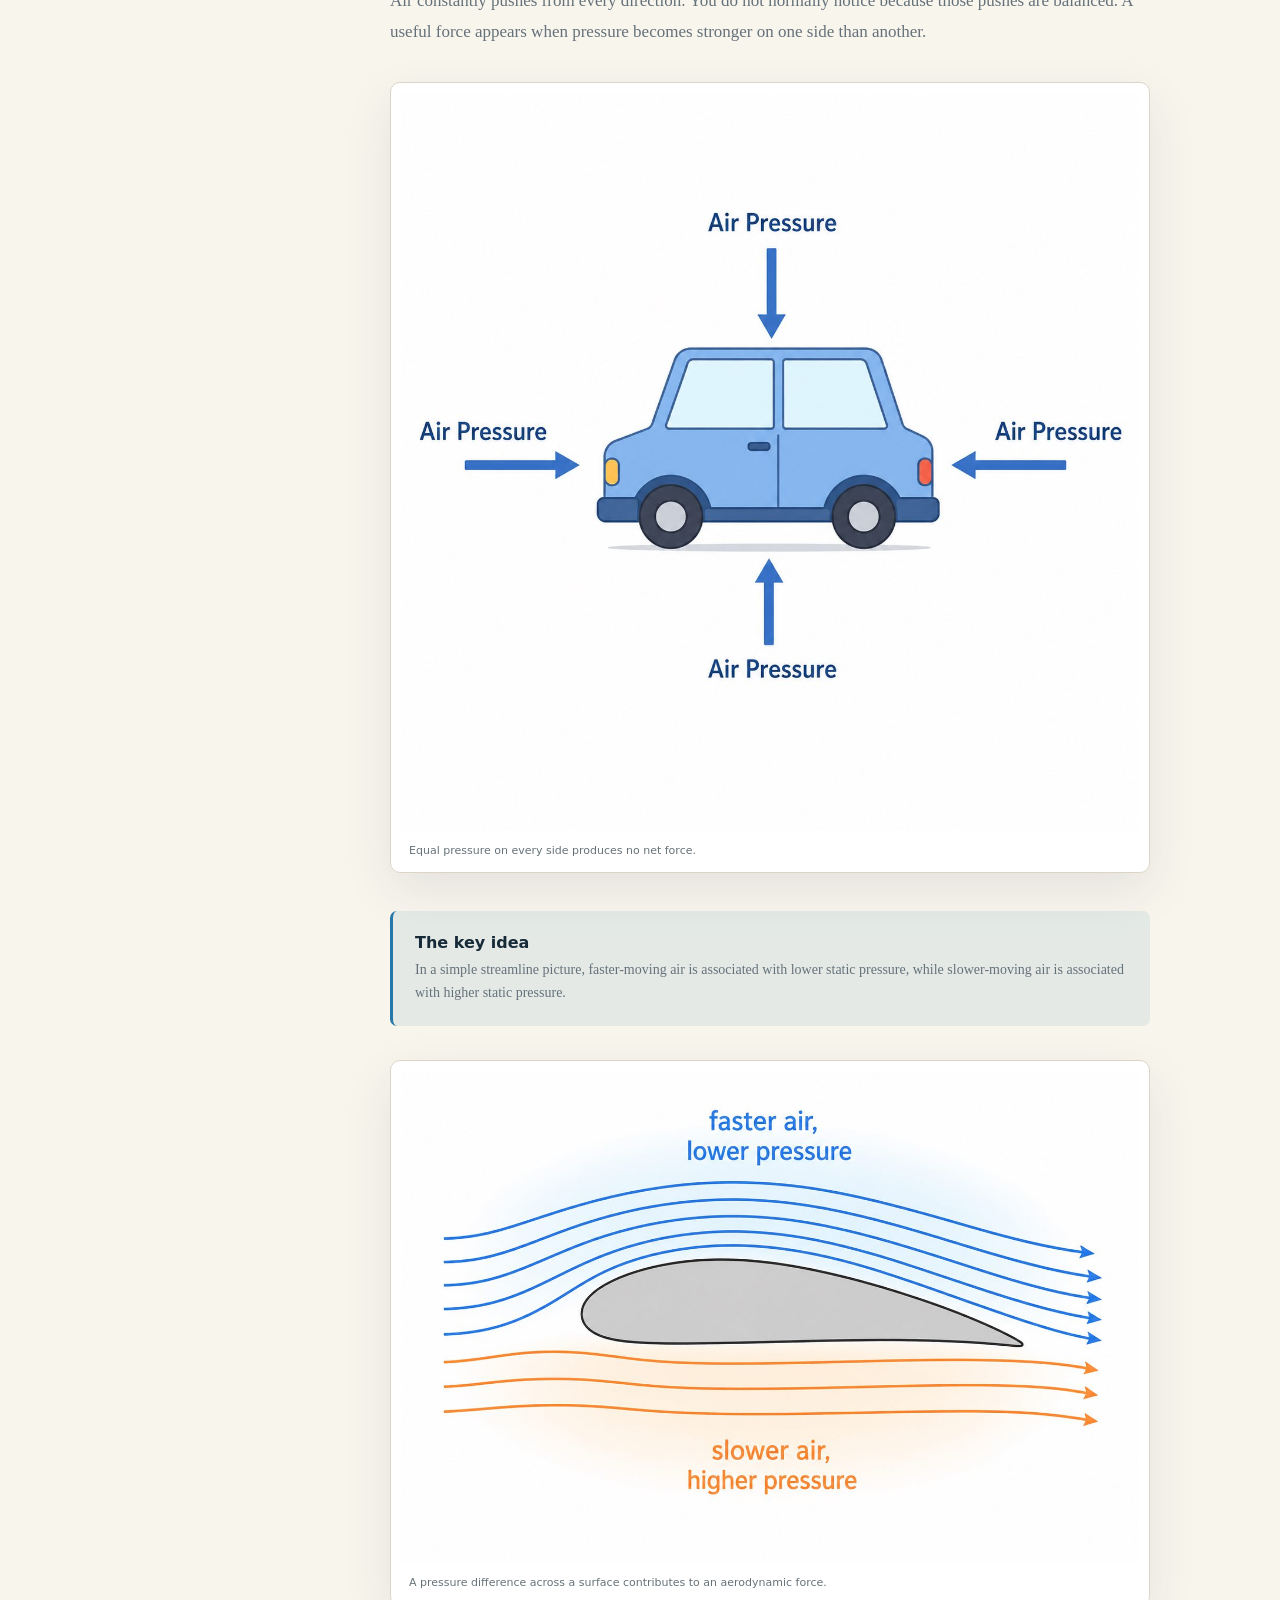
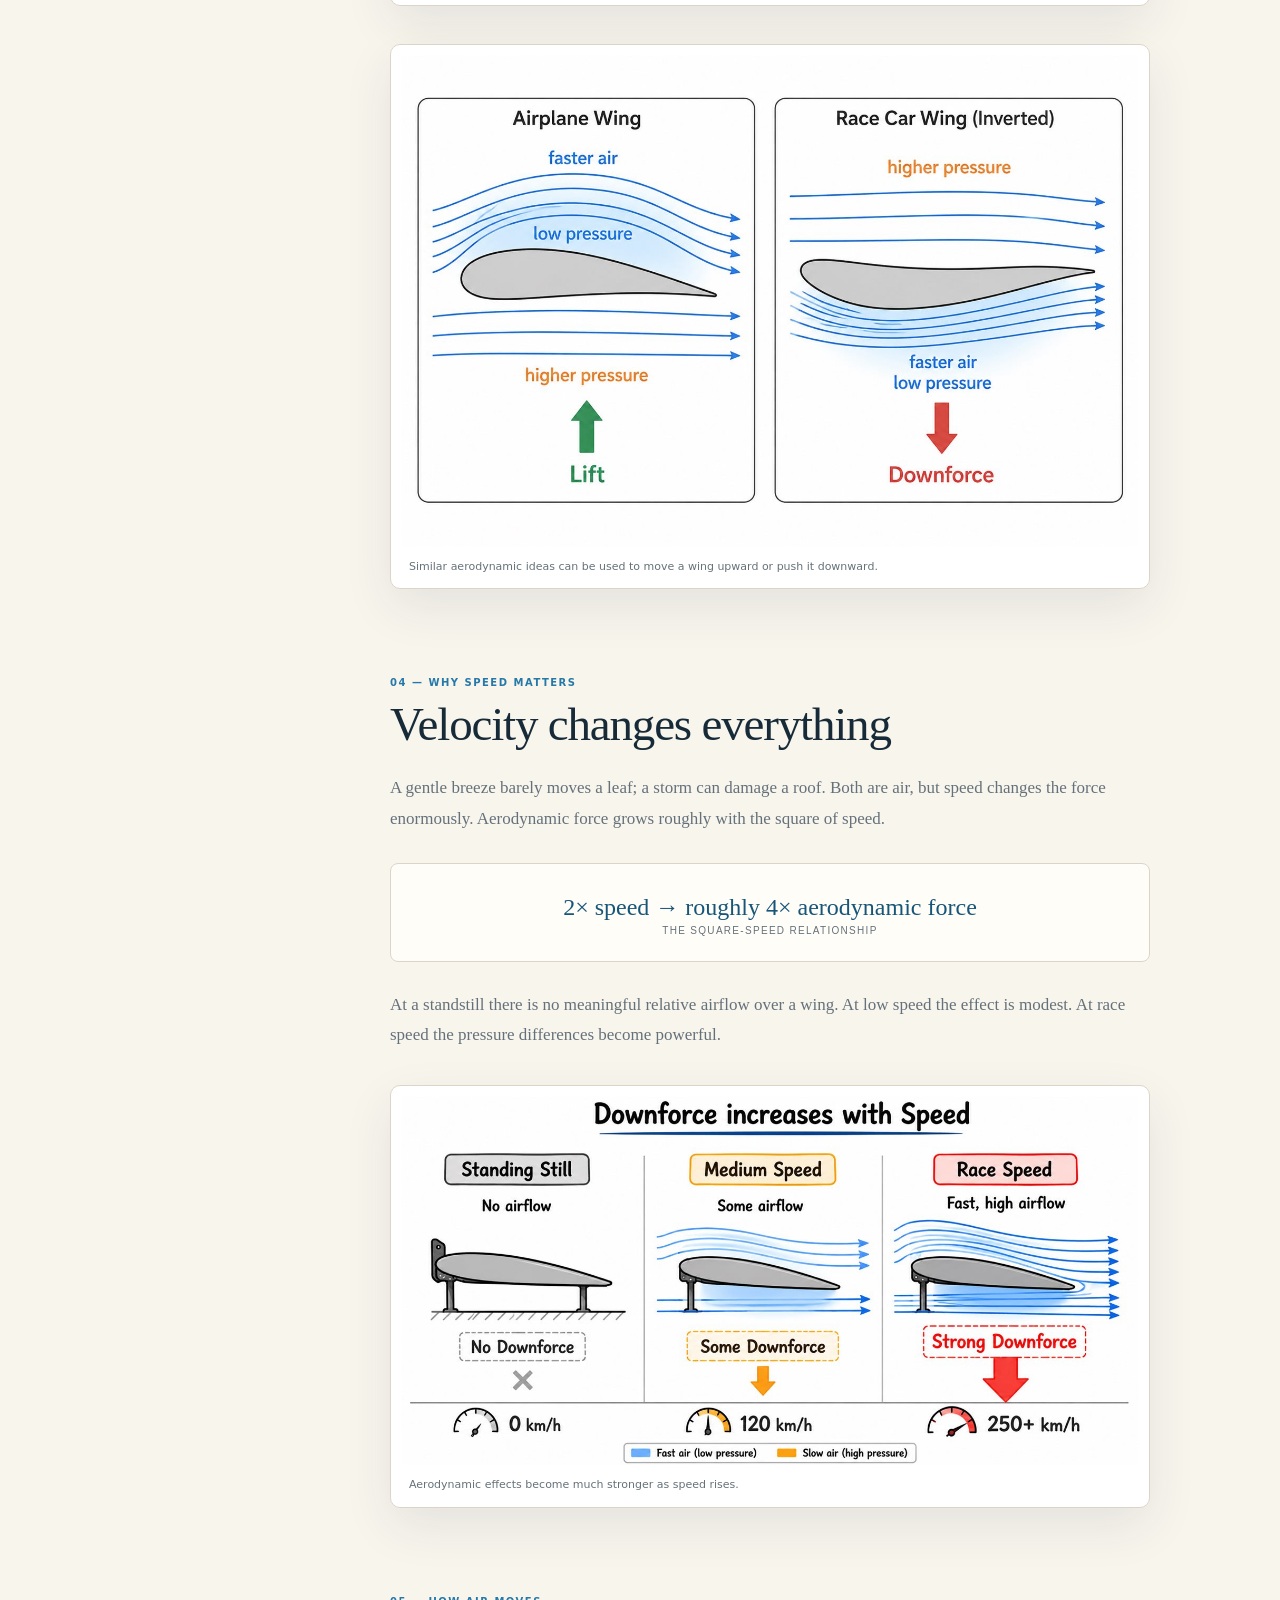
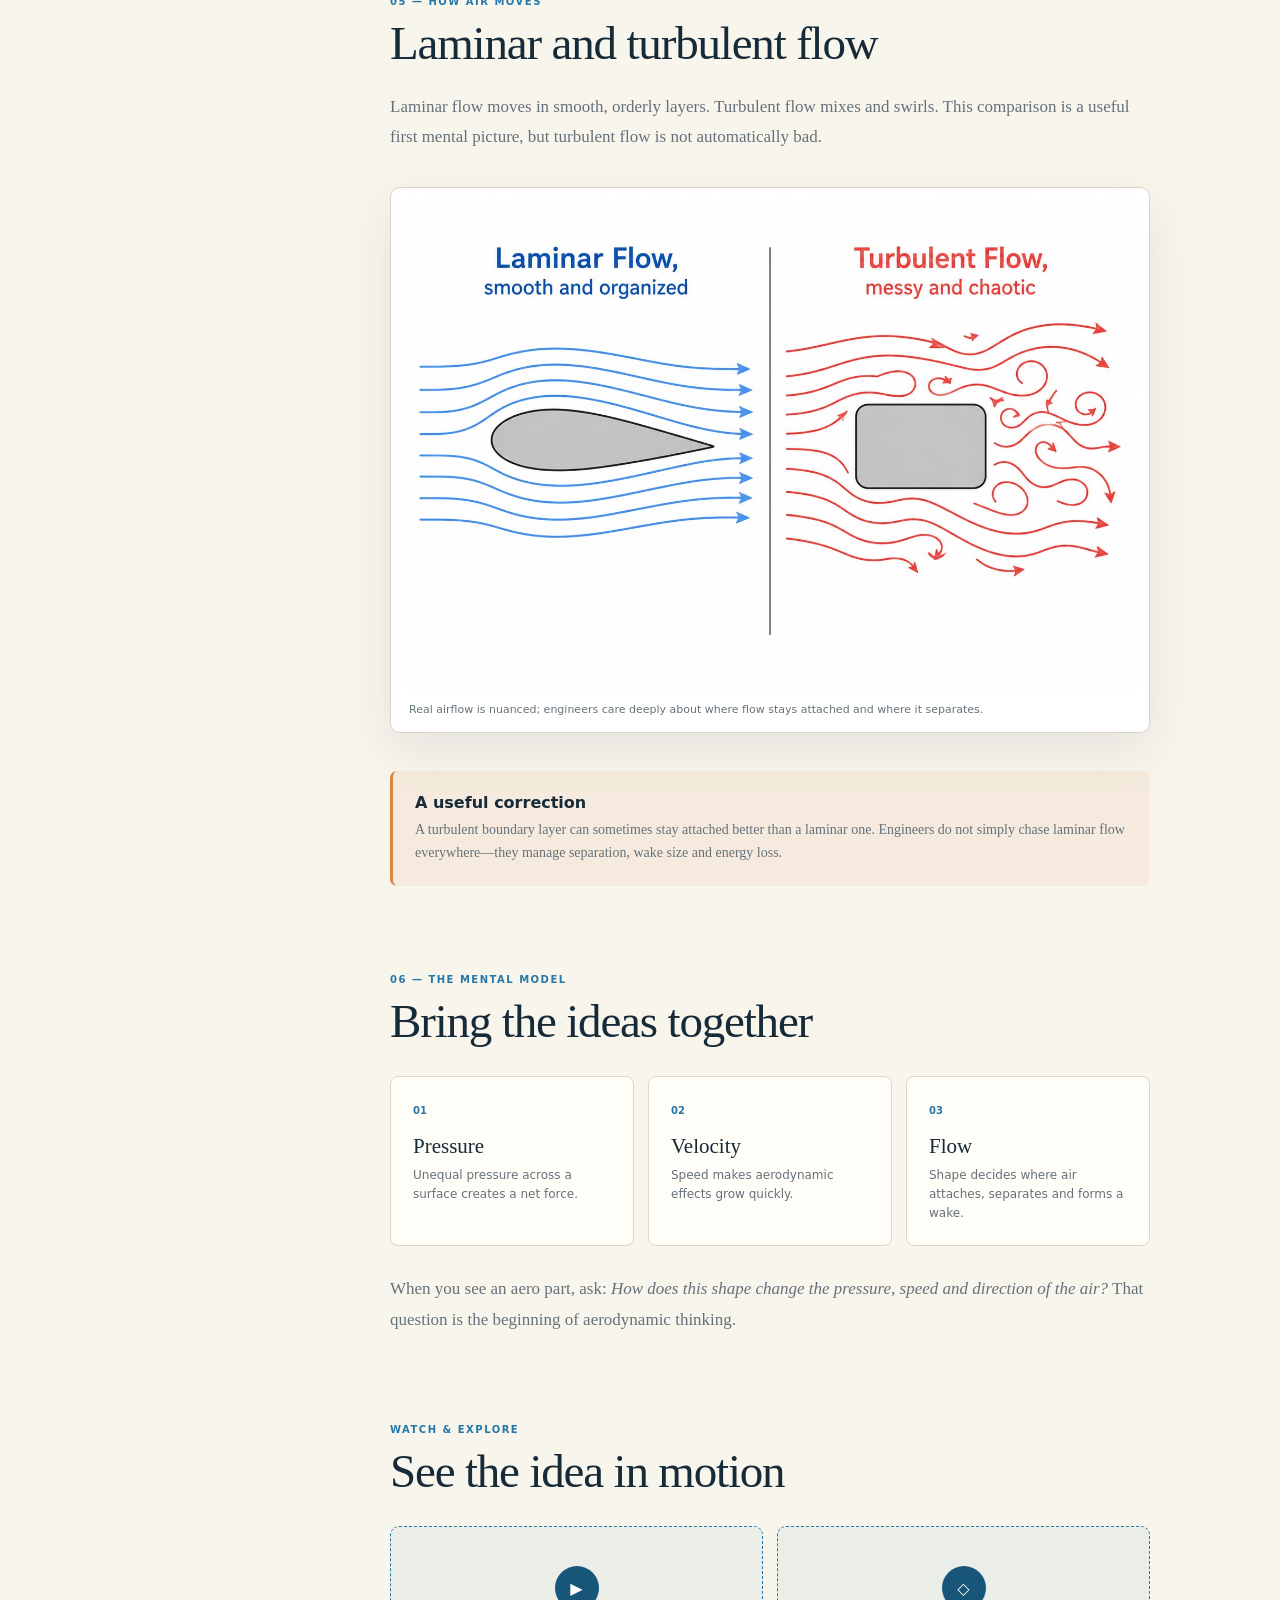
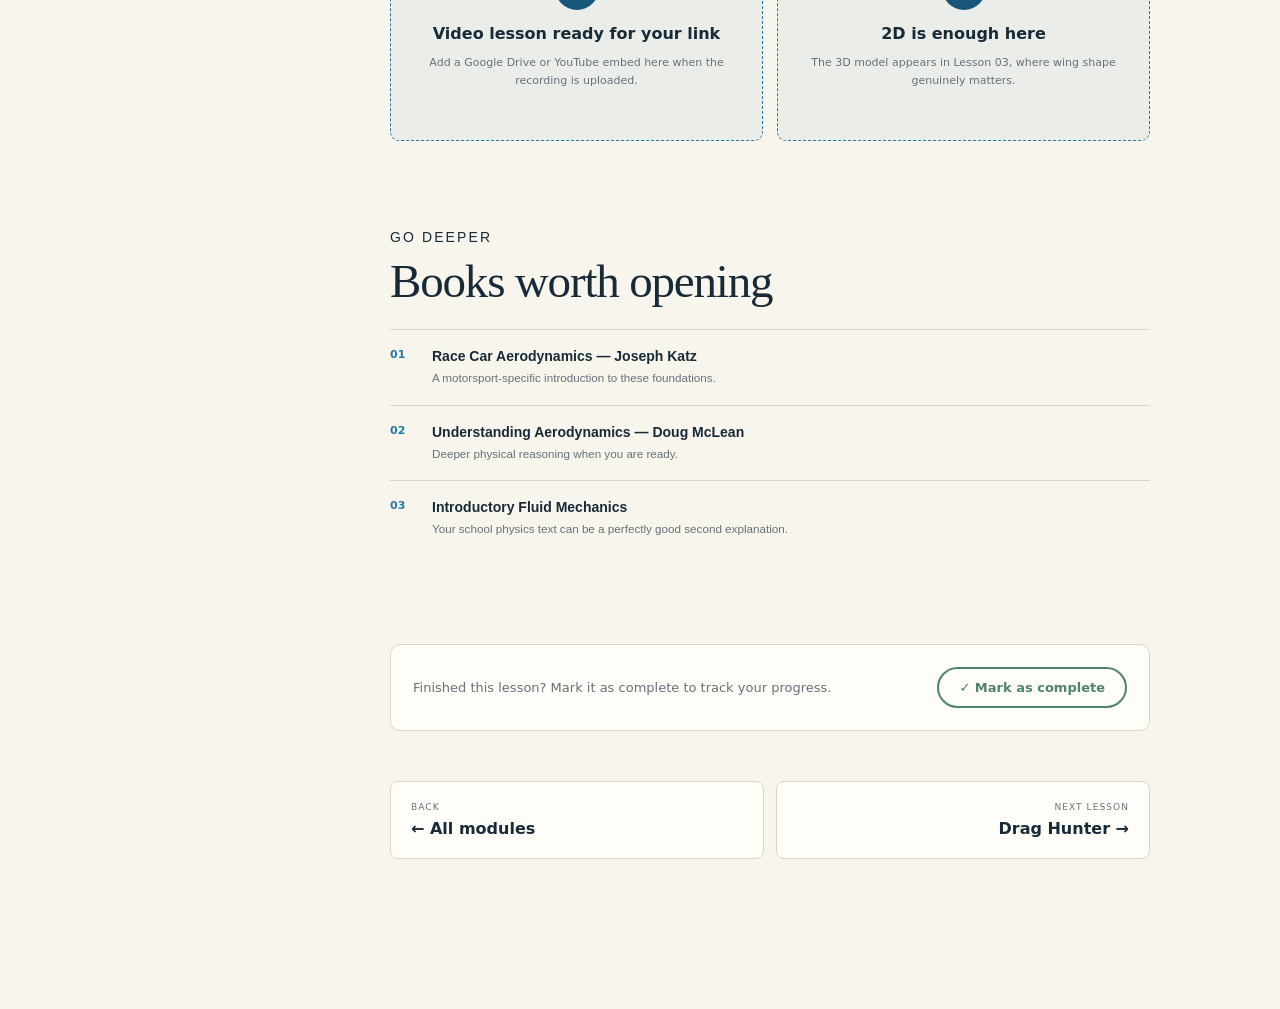
<file: modules/air-is-a-fluid/index.html>
﻿<!doctype html><html lang="en"><head>
  <link rel="manifest" href="../../manifest.json">
  <meta name="theme-color" content="#175679"><meta charset="utf-8"><meta name="viewport" content="width=device-width,initial-scale=1"><link rel="icon" href="../../favicon.svg" type="image/svg+xml">
  <link rel="stylesheet" href="../../assets/styles.css"><script src="../../assets/search-index.js" defer></script><script src="../../assets/quiz-data.js" defer></script><script src="../../assets/site.js" defer></script><script src="../../assets/search.js" defer></script><script src="../../assets/quiz.js" defer></script>
  <script src="../../assets/enhancements.js" defer></script>
  <script src="../../assets/achievements.js" defer></script>
  <script src="../../assets/notes.js" defer></script>
<!-- SEO TAGS -->
  <title>Air Is a Fluid — Aero Acharya | Aero Acharya by Divyanshu Choudhary</title>
  <meta name="description" content="Learn why air behaves like a fluid and how pressure, speed and flow make aerodynamics possible.">
  <meta name="keywords" content="Aero Acharya, Divyanshu Choudhary, aerodynamics, aerodynamics course, learn aerodynamics, aerospace engineering, CFD basics, flight mechanics, aircraft design, motorsport aerodynamics">
  <link rel="canonical" href="https://aeroacharya.netlify.app/modules/air-is-a-fluid/index.html">
  
  <meta property="og:title" content="Air Is a Fluid — Aero Acharya | Aero Acharya by Divyanshu Choudhary">
  <meta property="og:description" content="Learn why air behaves like a fluid and how pressure, speed and flow make aerodynamics possible.">
  <meta property="og:url" content="https://aeroacharya.netlify.app/modules/air-is-a-fluid/index.html">
  <meta property="og:type" content="article">
  <meta property="og:site_name" content="Aero Acharya">
  
  <meta name="twitter:card" content="summary_large_image">
  <meta name="twitter:title" content="Air Is a Fluid — Aero Acharya | Aero Acharya by Divyanshu Choudhary">
  <meta name="twitter:description" content="Learn why air behaves like a fluid and how pressure, speed and flow make aerodynamics possible.">
  
  <meta name="author" content="Divyanshu Choudhary">
  
  <script type="application/ld+json">
  {
    "@context": "https://schema.org",
    "@type": "Course",
    "name": "Air Is a Fluid — Aero Acharya | Aero Acharya by Divyanshu Choudhary",
    "description": "Learn why air behaves like a fluid and how pressure, speed and flow make aerodynamics possible.",
    "provider": {
      "@type": "Person",
      "name": "Divyanshu Choudhary",
      "sameAs": "https://aeroacharya.netlify.app"
    }
  }
  </script>
  <!-- END SEO TAGS -->
<script async src="https://pagead2.googlesyndication.com/pagead/js/adsbygoogle.js?client=ca-pub-2757665908604833" crossorigin="anonymous"></script>
</head><body>
<div id="reading-progress-bar" style="position:fixed;top:0;left:0;width:100%;height:3px;z-index:998;background:transparent;pointer-events:none"><div id="reading-progress" style="height:100%;width:0;background:linear-gradient(90deg,var(--blue),var(--green));transition:width .1s linear"></div></div>
<header class="site-header wrap"><a class="brand" href="../../"><span class="brand-mark">A</span>Aero Acharya</a><button class="menu-button" data-menu aria-label="Open menu">☰</button><nav data-nav><a href="../../#modules">Modules</a><a href="../../glossary.html">Glossary</a><a href="../../#about">About</a><button class="search-btn" data-search-open aria-label="Search lessons"><span>🔍</span><span>Search</span><kbd>Ctrl K</kbd></button><button class="theme-toggle" data-theme-toggle></button></nav></header>
<div class="breadcrumb wrap"><a href="../../">Modules</a><span>›</span><span>Foundations</span><span>›</span><b>Air Is a Fluid</b></div>
<header class="lesson-hero wrap"><div><p class="kicker">FOUNDATIONS · LESSON 01</p><h1>Air Is a Fluid</h1><p class="hook">You can&apos;t see air, but it pushes, pulls, and flows just like water — and that&apos;s the secret behind every race car wing.</p><div class="lesson-meta"><span>◷ About 12 minutes</span><span>◎ Beginner friendly</span></div></div><div class="lesson-visual"><img src="../../assets/images/module-1/air-pressure.jpg" alt="Air pressure around a car" width="1256" height="1256"></div></header>
<div class="lesson-layout"><aside class="toc"><span>IN THIS LESSON</span><a href="#start">1 · Why start here?</a><a href="#fluid">2 · What is a fluid?</a><a href="#pressure">3 · Pressure</a><a href="#speed">4 · Why speed matters</a><a href="#flow">5 · Flow behaviour</a><a href="#recap">6 · Mental model</a><div class="toc-note"><b>Take your time.</b><br>Nothing here needs to be memorised on the first read.</div><div class="font-toggle"><button id="font-dec" aria-label="Decrease font size">A-</button><span>FONT</span><button id="font-inc" aria-label="Increase font size">A+</button></div></aside>
<article class="lesson">
<section id="start"><p class="section-no">01 — THE BIG IDEA</p><h2>Why are we even starting here?</h2><p class="lead">Before you can understand a race car wing, you need the one thing that makes all aerodynamics possible: <strong>air behaves like a fluid.</strong></p><p>Air feels like “nothing” because you cannot see or hold it. But once a car, cyclist or falling leaf moves quickly, air becomes very real. It pushes back, bends around shapes and forms swirling wakes.</p><p>Every aerodynamic device exists because engineers learned to guide this invisible fluid. Before wings and downforce, we need to get comfortable with air itself.</p><div class="note"><b>Try this</b><p>Wave your open hand quickly, then turn it edge-on and repeat. The resistance changes because your hand is moving through a real substance.</p></div></section>
<section id="fluid"><p class="section-no">02 — FIRST PRINCIPLE</p><h2>What does “fluid” actually mean?</h2><p>In physics, a fluid is any substance that flows and takes the shape of its container. That includes liquids <strong>and gases</strong>. Water is a fluid. Air is one too.</p><p>Your water intuition is useful: water bends around rocks, speeds through narrow gaps and swirls behind boats. Air behaves similarly around a car, although it is lighter and invisible.</p></section>
<section id="pressure"><p class="section-no">03 — THE INVISIBLE PUSH</p><h2>Pressure is acting on you right now</h2><p>Air constantly pushes from every direction. You do not normally notice because those pushes are balanced. A useful force appears when pressure becomes stronger on one side than another.</p><figure class="concept"><img loading="lazy" src="../../assets/images/module-1/air-pressure.jpg" alt="Air pressure pushing equally from every direction" width="1256" height="1256"><figcaption>Equal pressure on every side produces no net force.</figcaption></figure><div class="idea"><b>The key idea</b><p>In a simple streamline picture, faster-moving air is associated with lower static pressure, while slower-moving air is associated with higher static pressure.</p></div><figure class="concept"><img loading="lazy" src="../../assets/images/module-1/pressure-velocity.jpg" alt="Fast and slow airflow around a wing" width="1536" height="1024"><figcaption>A pressure difference across a surface contributes to an aerodynamic force.</figcaption></figure><figure class="concept"><img loading="lazy" src="../../assets/images/module-1/lift-downforce.jpg" alt="Aircraft lift compared with race car downforce" width="1536" height="1024"><figcaption>Similar aerodynamic ideas can be used to move a wing upward or push it downward.</figcaption></figure></section>
<section id="speed"><p class="section-no">04 — WHY SPEED MATTERS</p><h2>Velocity changes everything</h2><p>A gentle breeze barely moves a leaf; a storm can damage a roof. Both are air, but speed changes the force enormously. Aerodynamic force grows roughly with the square of speed.</p><div class="formula">2× speed → roughly 4× aerodynamic force<small>THE SQUARE-SPEED RELATIONSHIP</small></div><p>At a standstill there is no meaningful relative airflow over a wing. At low speed the effect is modest. At race speed the pressure differences become powerful.</p><figure class="concept"><img loading="lazy" src="../../assets/images/module-1/speed-downforce.jpg" alt="Downforce increasing with speed" width="1776" height="887"><figcaption>Aerodynamic effects become much stronger as speed rises.</figcaption></figure></section>
<section id="flow"><p class="section-no">05 — HOW AIR MOVES</p><h2>Laminar and turbulent flow</h2><p>Laminar flow moves in smooth, orderly layers. Turbulent flow mixes and swirls. This comparison is a useful first mental picture, but turbulent flow is not automatically bad.</p><figure class="concept"><img loading="lazy" src="../../assets/images/module-1/laminar-turbulent.jpg" alt="Laminar and turbulent flow comparison" width="1536" height="1024"><figcaption>Real airflow is nuanced; engineers care deeply about where flow stays attached and where it separates.</figcaption></figure><div class="note"><b>A useful correction</b><p>A turbulent boundary layer can sometimes stay attached better than a laminar one. Engineers do not simply chase laminar flow everywhere—they manage separation, wake size and energy loss.</p></div></section>
<section id="recap"><p class="section-no">06 — THE MENTAL MODEL</p><h2>Bring the ideas together</h2><div class="three-cards"><div class="info-card"><span>01</span><b>Pressure</b><p>Unequal pressure across a surface creates a net force.</p></div><div class="info-card"><span>02</span><b>Velocity</b><p>Speed makes aerodynamic effects grow quickly.</p></div><div class="info-card"><span>03</span><b>Flow</b><p>Shape decides where air attaches, separates and forms a wake.</p></div></div><p>When you see an aero part, ask: <em>How does this shape change the pressure, speed and direction of the air?</em> That question is the beginning of aerodynamic thinking.</p></section>
<section><p class="section-no">WATCH &amp; EXPLORE</p><h2>See the idea in motion</h2><div class="media-grid"><div class="media-box"><span>▶</span><b>Video lesson ready for your link</b><p>Add a Google Drive or YouTube embed here when the recording is uploaded.</p></div><div class="media-box"><span>◇</span><b>2D is enough here</b><p>The 3D model appears in Lesson 03, where wing shape genuinely matters.</p></div></div></section>
<section class="references"><p class="section-no">GO DEEPER</p><h2>Books worth opening</h2><div><span>01</span><p><b>Race Car Aerodynamics — Joseph Katz</b><small>A motorsport-specific introduction to these foundations.</small></p></div><div><span>02</span><p><b>Understanding Aerodynamics — Doug McLean</b><small>Deeper physical reasoning when you are ready.</small></p></div><div><span>03</span><p><b>Introductory Fluid Mechanics</b><small>Your school physics text can be a perfectly good second explanation.</small></p></div></section>
<div id="lesson-quiz"></div>
<div class="mark-complete-wrap"><p>Finished this lesson? Mark it as complete to track your progress.</p><button class="mark-complete-btn" aria-label="Mark lesson as complete">✓ Mark as complete</button></div>
<nav class="lesson-nav"><a href="../../"><small>BACK</small><b>← All modules</b></a><a href="../drag/"><small>NEXT LESSON</small><b>Drag Hunter →</b></a></nav>
</article></div><button id="back-to-top" aria-label="Back to top">↑ Top</button>
</body></html>
</file>
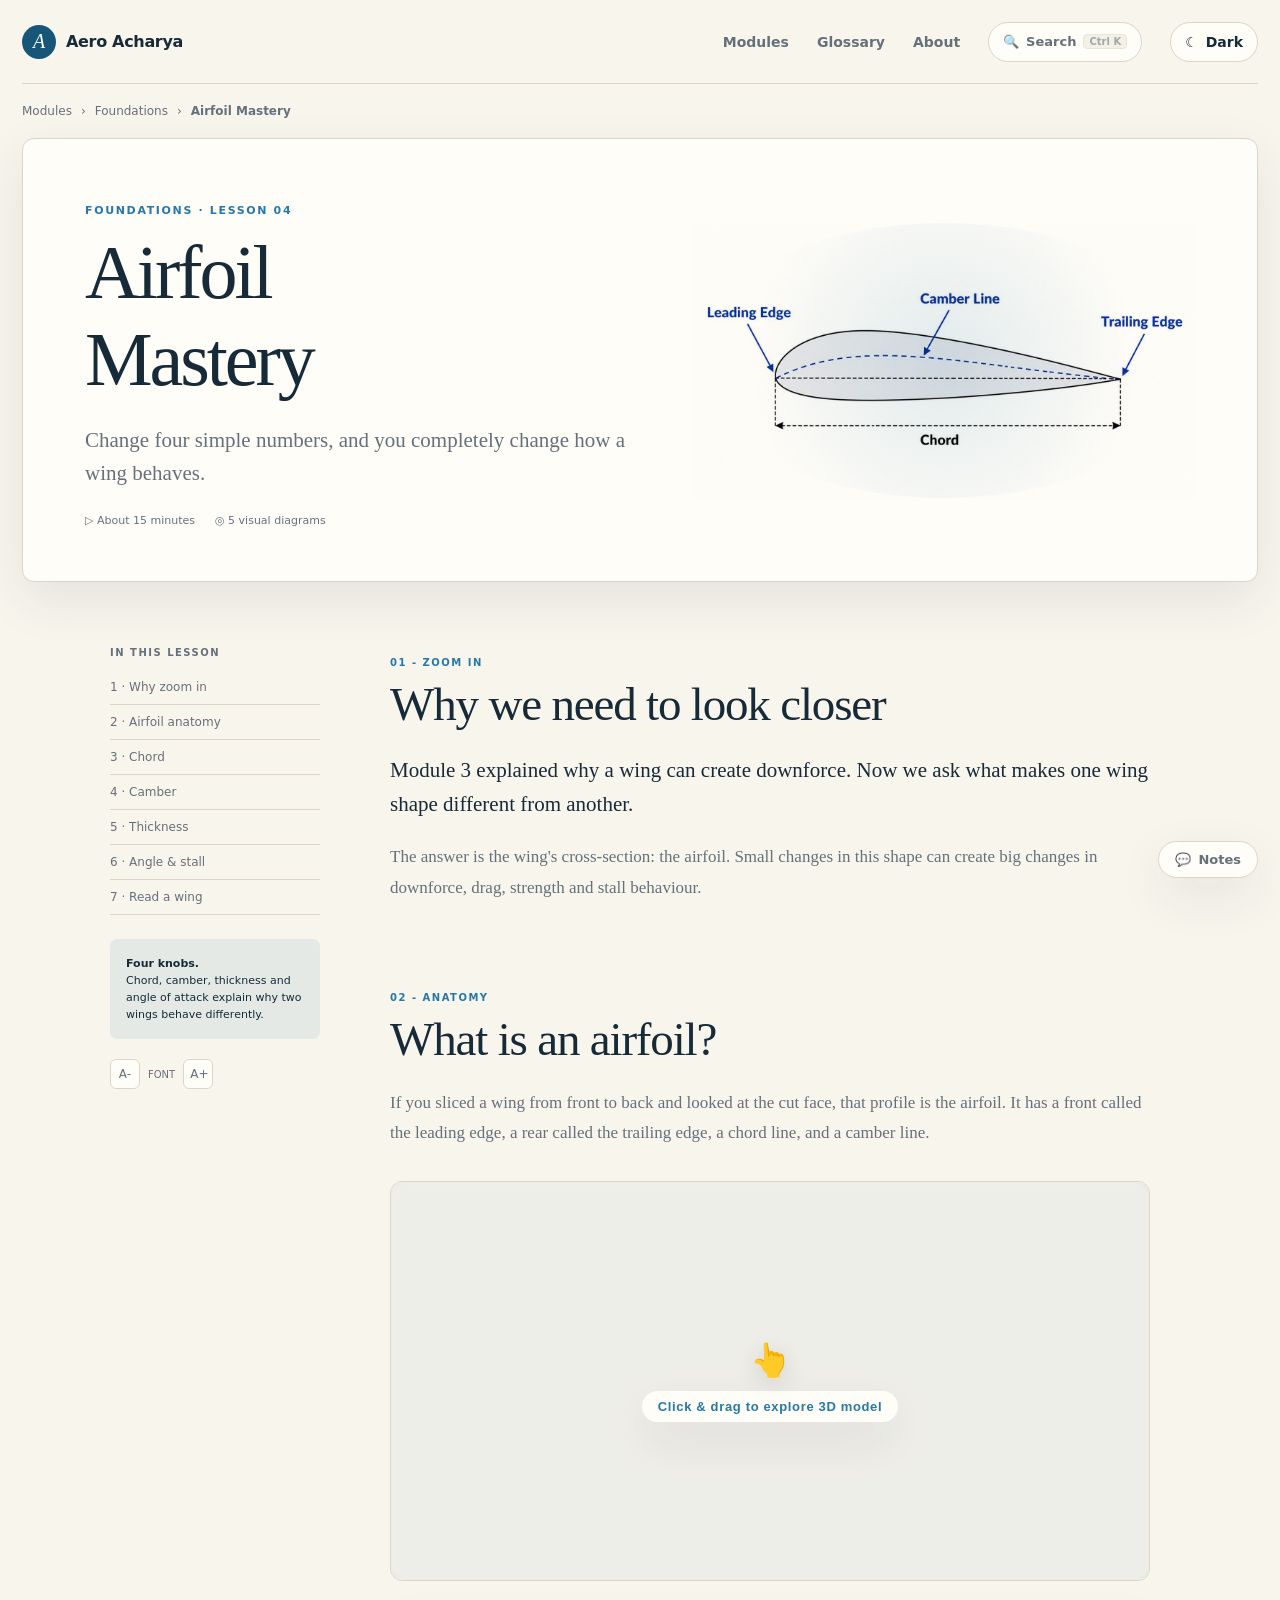
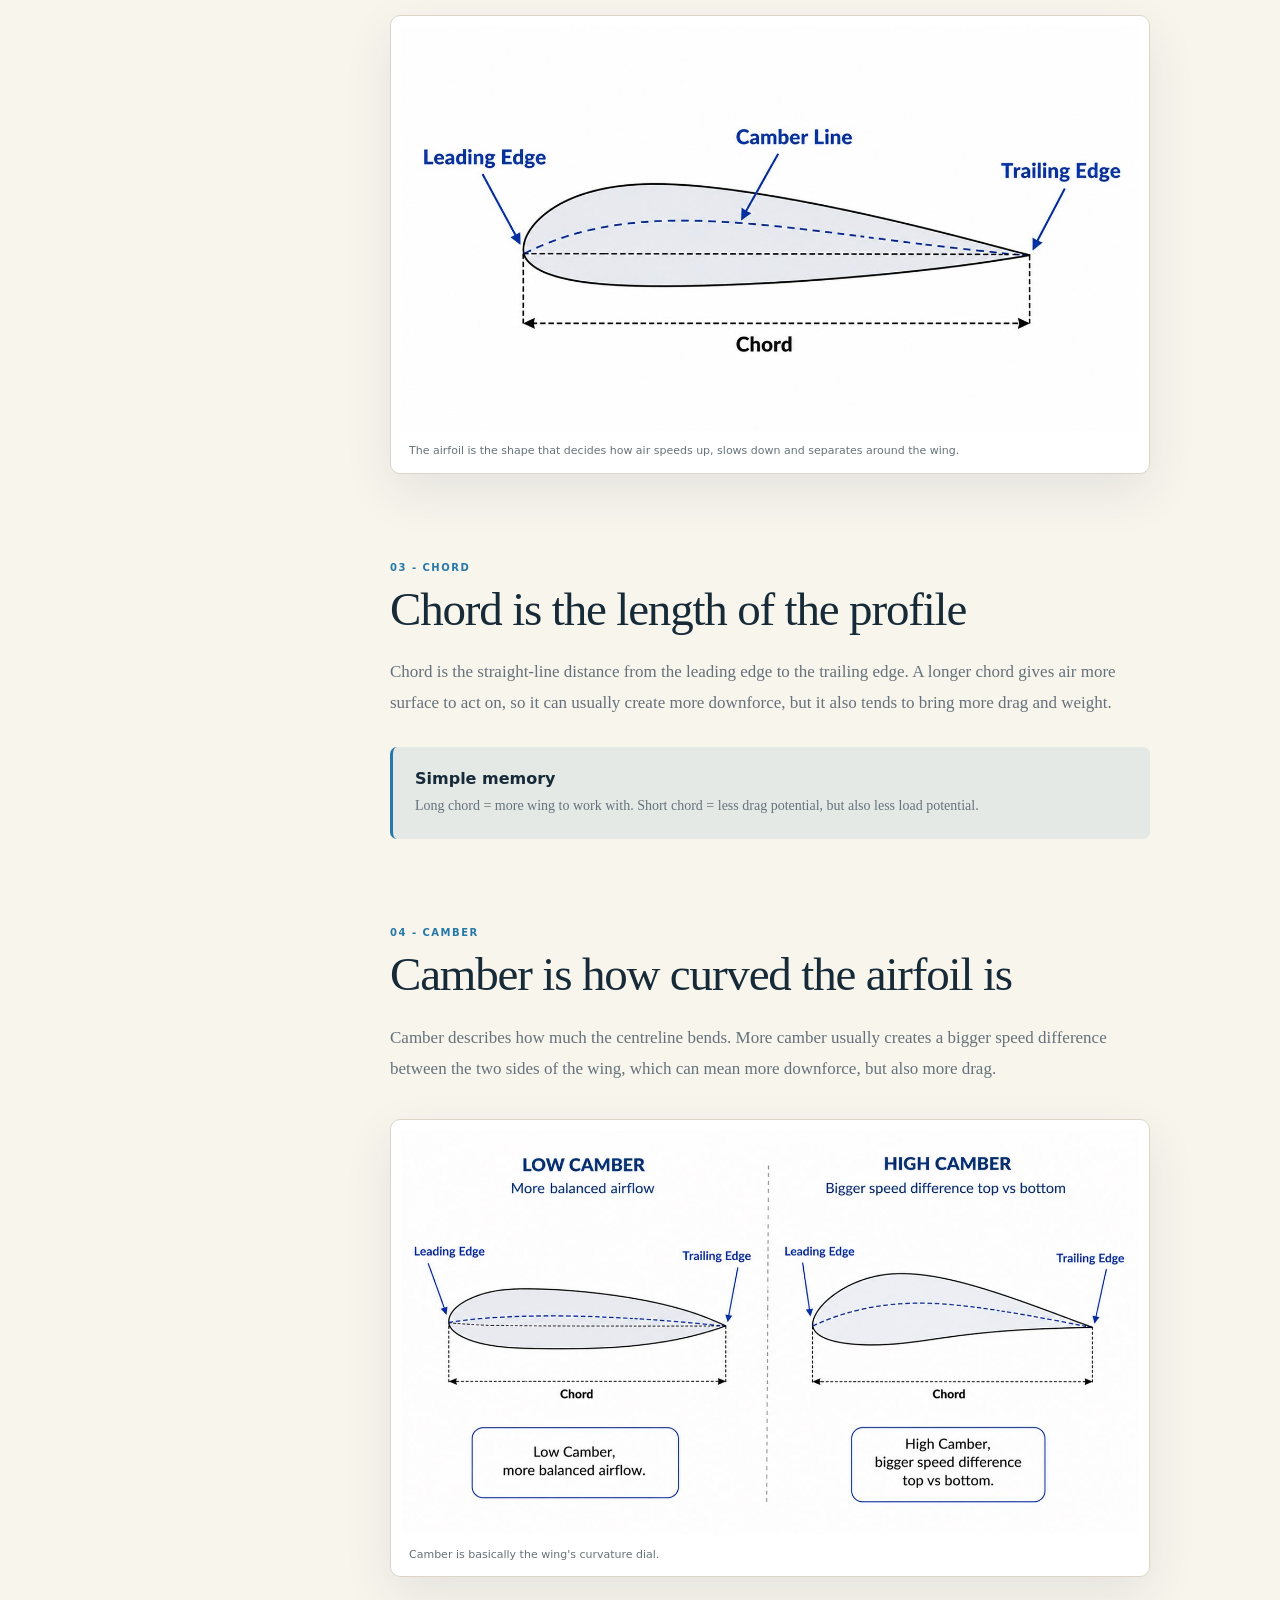
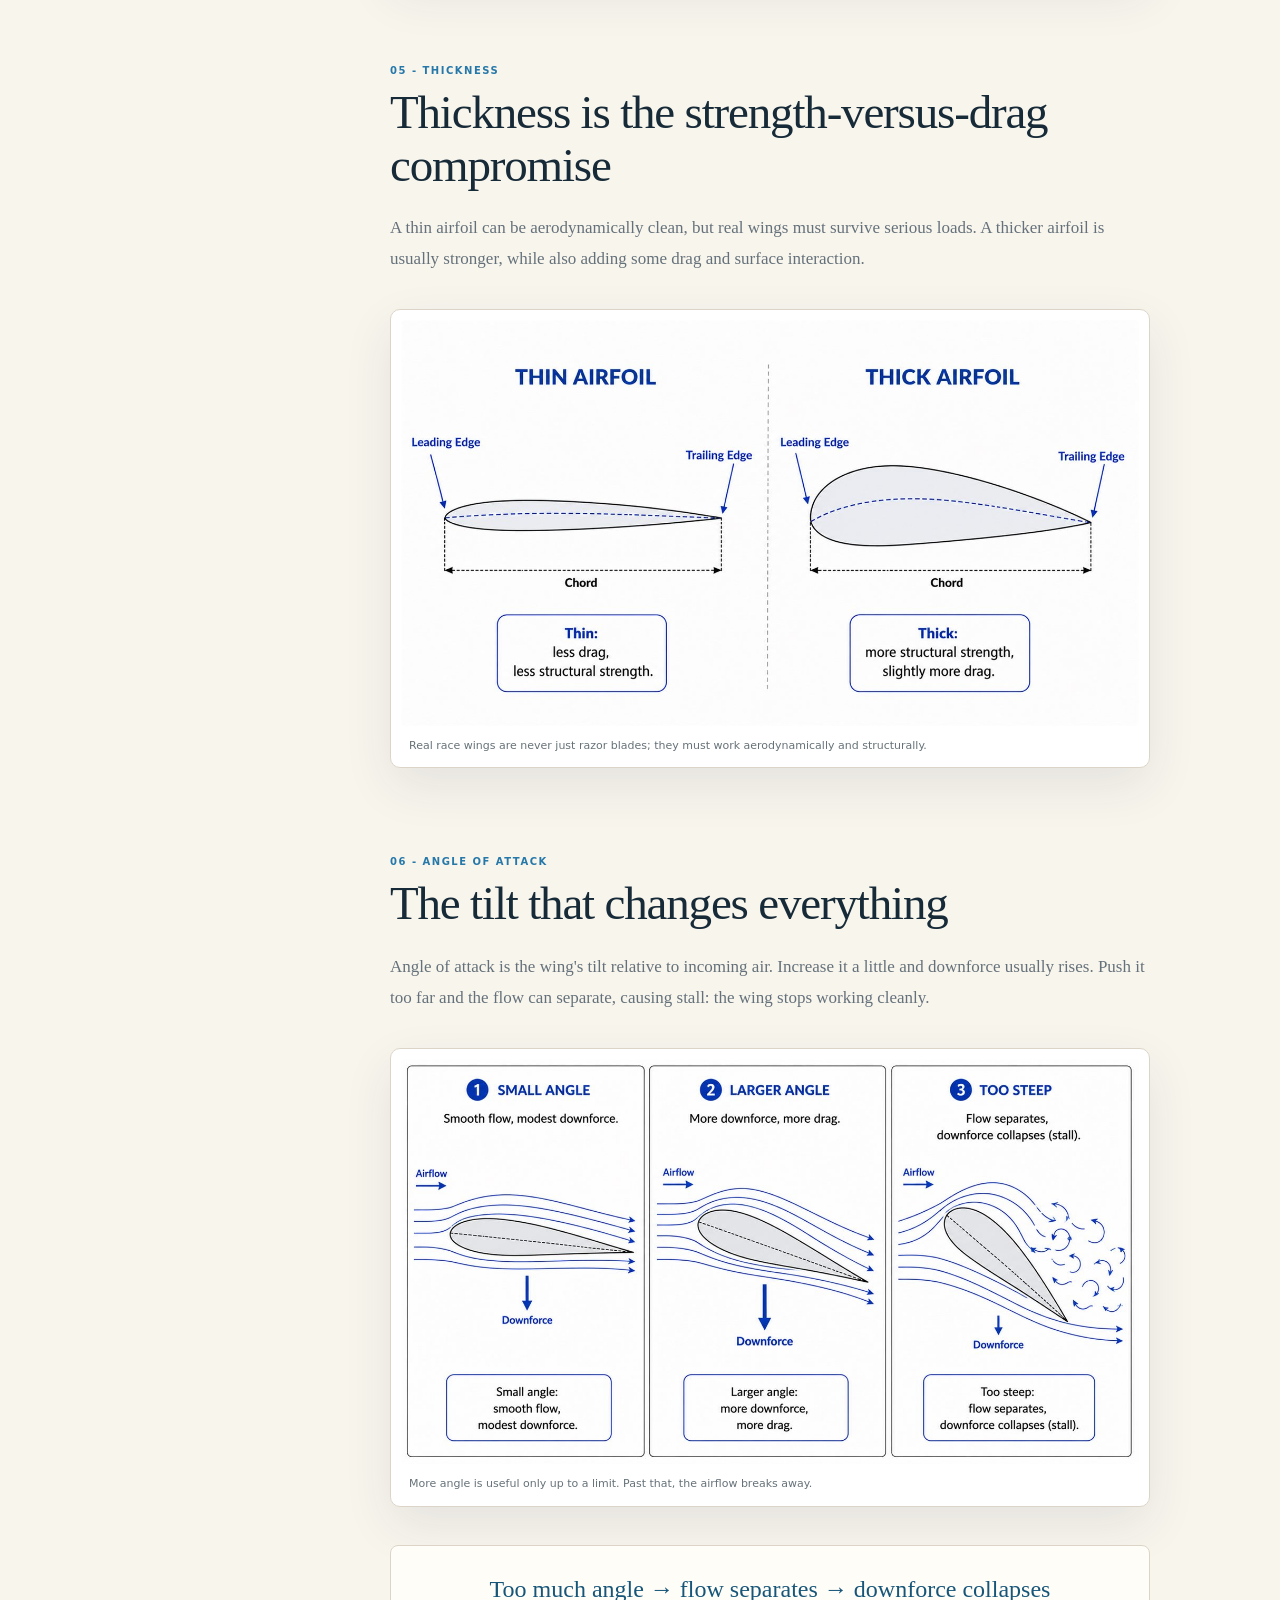
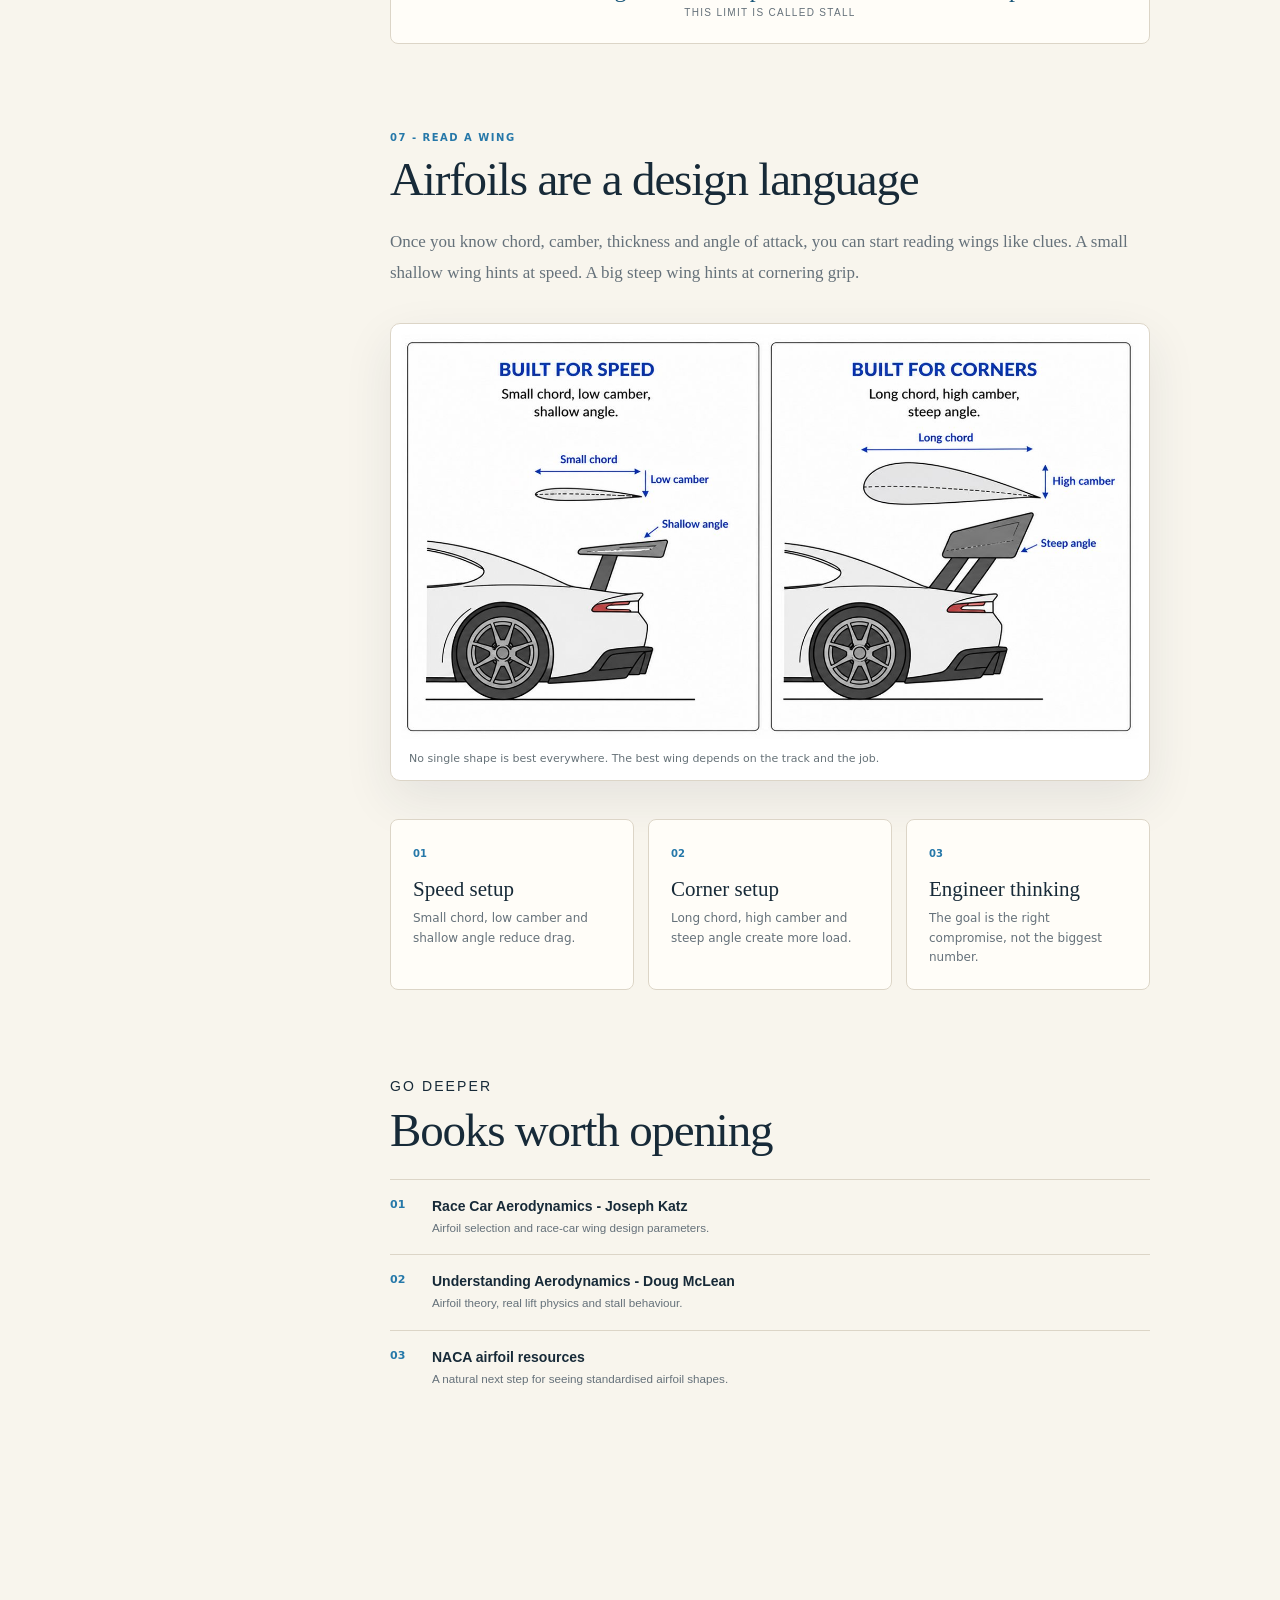
<file: modules/airfoil-mastery/index.html>
﻿<!doctype html>
<html lang="en">
<head>
  <link rel="manifest" href="../../manifest.json">
  <meta name="theme-color" content="#175679">
  <meta charset="utf-8">
  <meta name="viewport" content="width=device-width,initial-scale=1">
    <link rel="icon" href="../../favicon.svg" type="image/svg+xml">
  <link rel="stylesheet" href="../../assets/styles.css">
  <script src="../../assets/search-index.js" defer></script>
  <script src="../../assets/quiz-data.js" defer></script>
  <script src="../../assets/site.js" defer></script>
  <script src="../../assets/search.js" defer></script>
  <script src="../../assets/quiz.js" defer></script>
  <script src="../../assets/enhancements.js" defer></script>
  <script src="../../assets/achievements.js" defer></script>
  <script src="../../assets/notes.js" defer></script>
  <script type="module" src="../../assets/model-viewer.min.js" defer></script>
<!-- SEO TAGS -->
  <title>Aerodynamics Lesson | Aero Acharya by Divyanshu Choudhary</title>
  <meta name="description" content="Learn chord, camber, thickness, angle of attack and stall in simple race-car aerodynamics language.">
  <meta name="keywords" content="Aero Acharya, Divyanshu Choudhary, aerodynamics, aerodynamics course, learn aerodynamics, aerospace engineering, CFD basics, flight mechanics, aircraft design, motorsport aerodynamics">
  <link rel="canonical" href="https://aeroacharya.netlify.app/modules/airfoil-mastery/index.html">
  
  <meta property="og:title" content="Aerodynamics Lesson | Aero Acharya by Divyanshu Choudhary">
  <meta property="og:description" content="Learn chord, camber, thickness, angle of attack and stall in simple race-car aerodynamics language.">
  <meta property="og:url" content="https://aeroacharya.netlify.app/modules/airfoil-mastery/index.html">
  <meta property="og:type" content="article">
  <meta property="og:site_name" content="Aero Acharya">
  
  <meta name="twitter:card" content="summary_large_image">
  <meta name="twitter:title" content="Aerodynamics Lesson | Aero Acharya by Divyanshu Choudhary">
  <meta name="twitter:description" content="Learn chord, camber, thickness, angle of attack and stall in simple race-car aerodynamics language.">
  
  <meta name="author" content="Divyanshu Choudhary">
  
  <script type="application/ld+json">
  {
    "@context": "https://schema.org",
    "@type": "Course",
    "name": "Aerodynamics Lesson | Aero Acharya by Divyanshu Choudhary",
    "description": "Learn chord, camber, thickness, angle of attack and stall in simple race-car aerodynamics language.",
    "provider": {
      "@type": "Person",
      "name": "Divyanshu Choudhary",
      "sameAs": "https://aeroacharya.netlify.app"
    }
  }
  </script>
  <!-- END SEO TAGS -->
<script async src="https://pagead2.googlesyndication.com/pagead/js/adsbygoogle.js?client=ca-pub-2757665908604833" crossorigin="anonymous"></script>
</head>
<body>
<div id="reading-progress-bar" style="position:fixed;top:0;left:0;width:100%;height:3px;z-index:998;background:transparent;pointer-events:none"><div id="reading-progress" style="height:100%;width:0;background:linear-gradient(90deg,var(--blue),var(--green));transition:width .1s linear"></div></div>
<header class="site-header wrap"><a class="brand" href="../../"><span class="brand-mark">A</span>Aero Acharya</a><button class="menu-button" data-menu aria-label="Open menu">☰</button><nav data-nav><a href="../../#modules">Modules</a><a href="../../glossary.html">Glossary</a><a href="../../#about">About</a><button class="search-btn" data-search-open aria-label="Search lessons"><span>🔍</span><span>Search</span><kbd>Ctrl K</kbd></button><button class="theme-toggle" data-theme-toggle></button></nav></header>
<div class="breadcrumb wrap"><a href="../../">Modules</a><span>›</span><span>Foundations</span><span>›</span><b>Airfoil Mastery</b></div>
<header class="lesson-hero wrap"><div><p class="kicker">FOUNDATIONS · LESSON 04</p><h1>Airfoil<br>Mastery</h1><p class="hook">Change four simple numbers, and you completely change how a wing behaves.</p><div class="lesson-meta"><span>▷ About 15 minutes</span><span>◎ 5 visual diagrams</span></div></div><div class="lesson-visual"><img src="../../assets/images/module-4/airfoil-anatomy.jpg" alt="Airfoil anatomy with chord and camber line"></div></header>
<div class="lesson-layout"><aside class="toc"><span>IN THIS LESSON</span><a href="#why">1 · Why zoom in</a><a href="#anatomy">2 · Airfoil anatomy</a><a href="#chord">3 · Chord</a><a href="#camber">4 · Camber</a><a href="#thickness">5 · Thickness</a><a href="#angle">6 · Angle & stall</a><a href="#read">7 · Read a wing</a><div class="toc-note"><b>Four knobs.</b><br>Chord, camber, thickness and angle of attack explain why two wings behave differently.</div><div class="font-toggle"><button id="font-dec" aria-label="Decrease font size">A-</button><span>FONT</span><button id="font-inc" aria-label="Increase font size">A+</button></div></aside>
<article class="lesson">
<section id="why"><p class="section-no">01 - ZOOM IN</p><h2>Why we need to look closer</h2><p class="lead">Module 3 explained why a wing can create downforce. Now we ask what makes one wing shape different from another.</p><p>The answer is the wing&apos;s cross-section: the airfoil. Small changes in this shape can create big changes in downforce, drag, strength and stall behaviour.</p></section>
<section id="anatomy"><p class="section-no">02 - ANATOMY</p><h2>What is an airfoil?</h2><p>If you sliced a wing from front to back and looked at the cut face, that profile is the airfoil. It has a front called the leading edge, a rear called the trailing edge, a chord line, and a camber line.</p><div class="model-container"><model-viewer src="../../assets/models/placeholder-2.glb" camera-controls auto-rotate shadow-intensity="1" alt="A 3D airfoil model" loading="lazy" reveal="interaction"></model-viewer><div class="model-overlay" onclick="this.classList.add('hidden')"><span class="model-overlay-icon">👆</span><span class="model-overlay-text">Click &amp; drag to explore 3D model</span></div></div><figure class="concept"><img loading="lazy" src="../../assets/images/module-4/airfoil-anatomy.jpg" alt="Labeled airfoil anatomy"><figcaption>The airfoil is the shape that decides how air speeds up, slows down and separates around the wing.</figcaption></figure></section>
<section id="chord"><p class="section-no">03 - CHORD</p><h2>Chord is the length of the profile</h2><p>Chord is the straight-line distance from the leading edge to the trailing edge. A longer chord gives air more surface to act on, so it can usually create more downforce, but it also tends to bring more drag and weight.</p><div class="idea"><b>Simple memory</b><p>Long chord = more wing to work with. Short chord = less drag potential, but also less load potential.</p></div></section>
<section id="camber"><p class="section-no">04 - CAMBER</p><h2>Camber is how curved the airfoil is</h2><p>Camber describes how much the centreline bends. More camber usually creates a bigger speed difference between the two sides of the wing, which can mean more downforce, but also more drag.</p><figure class="concept"><img loading="lazy" src="../../assets/images/module-4/camber.jpg" alt="Low camber and high camber comparison"><figcaption>Camber is basically the wing&apos;s curvature dial.</figcaption></figure></section>
<section id="thickness"><p class="section-no">05 - THICKNESS</p><h2>Thickness is the strength-versus-drag compromise</h2><p>A thin airfoil can be aerodynamically clean, but real wings must survive serious loads. A thicker airfoil is usually stronger, while also adding some drag and surface interaction.</p><figure class="concept"><img loading="lazy" src="../../assets/images/module-4/thickness.jpg" alt="Thin and thick airfoil comparison"><figcaption>Real race wings are never just razor blades; they must work aerodynamically and structurally.</figcaption></figure></section>
<section id="angle"><p class="section-no">06 - ANGLE OF ATTACK</p><h2>The tilt that changes everything</h2><p>Angle of attack is the wing&apos;s tilt relative to incoming air. Increase it a little and downforce usually rises. Push it too far and the flow can separate, causing stall: the wing stops working cleanly.</p><figure class="concept"><img loading="lazy" src="../../assets/images/module-4/angle-stall.jpg" alt="Angle of attack and stall comparison"><figcaption>More angle is useful only up to a limit. Past that, the airflow breaks away.</figcaption></figure><div class="formula">Too much angle → flow separates → downforce collapses<small>THIS LIMIT IS CALLED STALL</small></div></section>
<section id="read"><p class="section-no">07 - READ A WING</p><h2>Airfoils are a design language</h2><p>Once you know chord, camber, thickness and angle of attack, you can start reading wings like clues. A small shallow wing hints at speed. A big steep wing hints at cornering grip.</p><figure class="concept"><img loading="lazy" src="../../assets/images/module-4/speed-corners.jpg" alt="Wing setup built for speed versus built for corners"><figcaption>No single shape is best everywhere. The best wing depends on the track and the job.</figcaption></figure><div class="three-cards"><div class="info-card"><span>01</span><b>Speed setup</b><p>Small chord, low camber and shallow angle reduce drag.</p></div><div class="info-card"><span>02</span><b>Corner setup</b><p>Long chord, high camber and steep angle create more load.</p></div><div class="info-card"><span>03</span><b>Engineer thinking</b><p>The goal is the right compromise, not the biggest number.</p></div></div></section>
<section class="references"><p class="section-no">GO DEEPER</p><h2>Books worth opening</h2><div><span>01</span><p><b>Race Car Aerodynamics - Joseph Katz</b><small>Airfoil selection and race-car wing design parameters.</small></p></div><div><span>02</span><p><b>Understanding Aerodynamics - Doug McLean</b><small>Airfoil theory, real lift physics and stall behaviour.</small></p></div><div><span>03</span><p><b>NACA airfoil resources</b><small>A natural next step for seeing standardised airfoil shapes.</small></p></div></section>
<div id="lesson-quiz"></div>
<div class="mark-complete-wrap"><p>Finished this lesson? Mark it as complete to track your progress.</p><button class="mark-complete-btn" aria-label="Mark lesson as complete">✓ Mark as complete</button></div>
<nav class="lesson-nav"><a href="../lift-downforce/"><small>PREVIOUS LESSON</small><b>← Lift &amp; Downforce</b></a><a href="../front-wing-engineer/"><small>NEXT LESSON</small><b>Front Wing Engineer →</b></a></nav>
</article></div><button id="back-to-top" aria-label="Back to top">↑ Top</button>
</body></html>
</file>
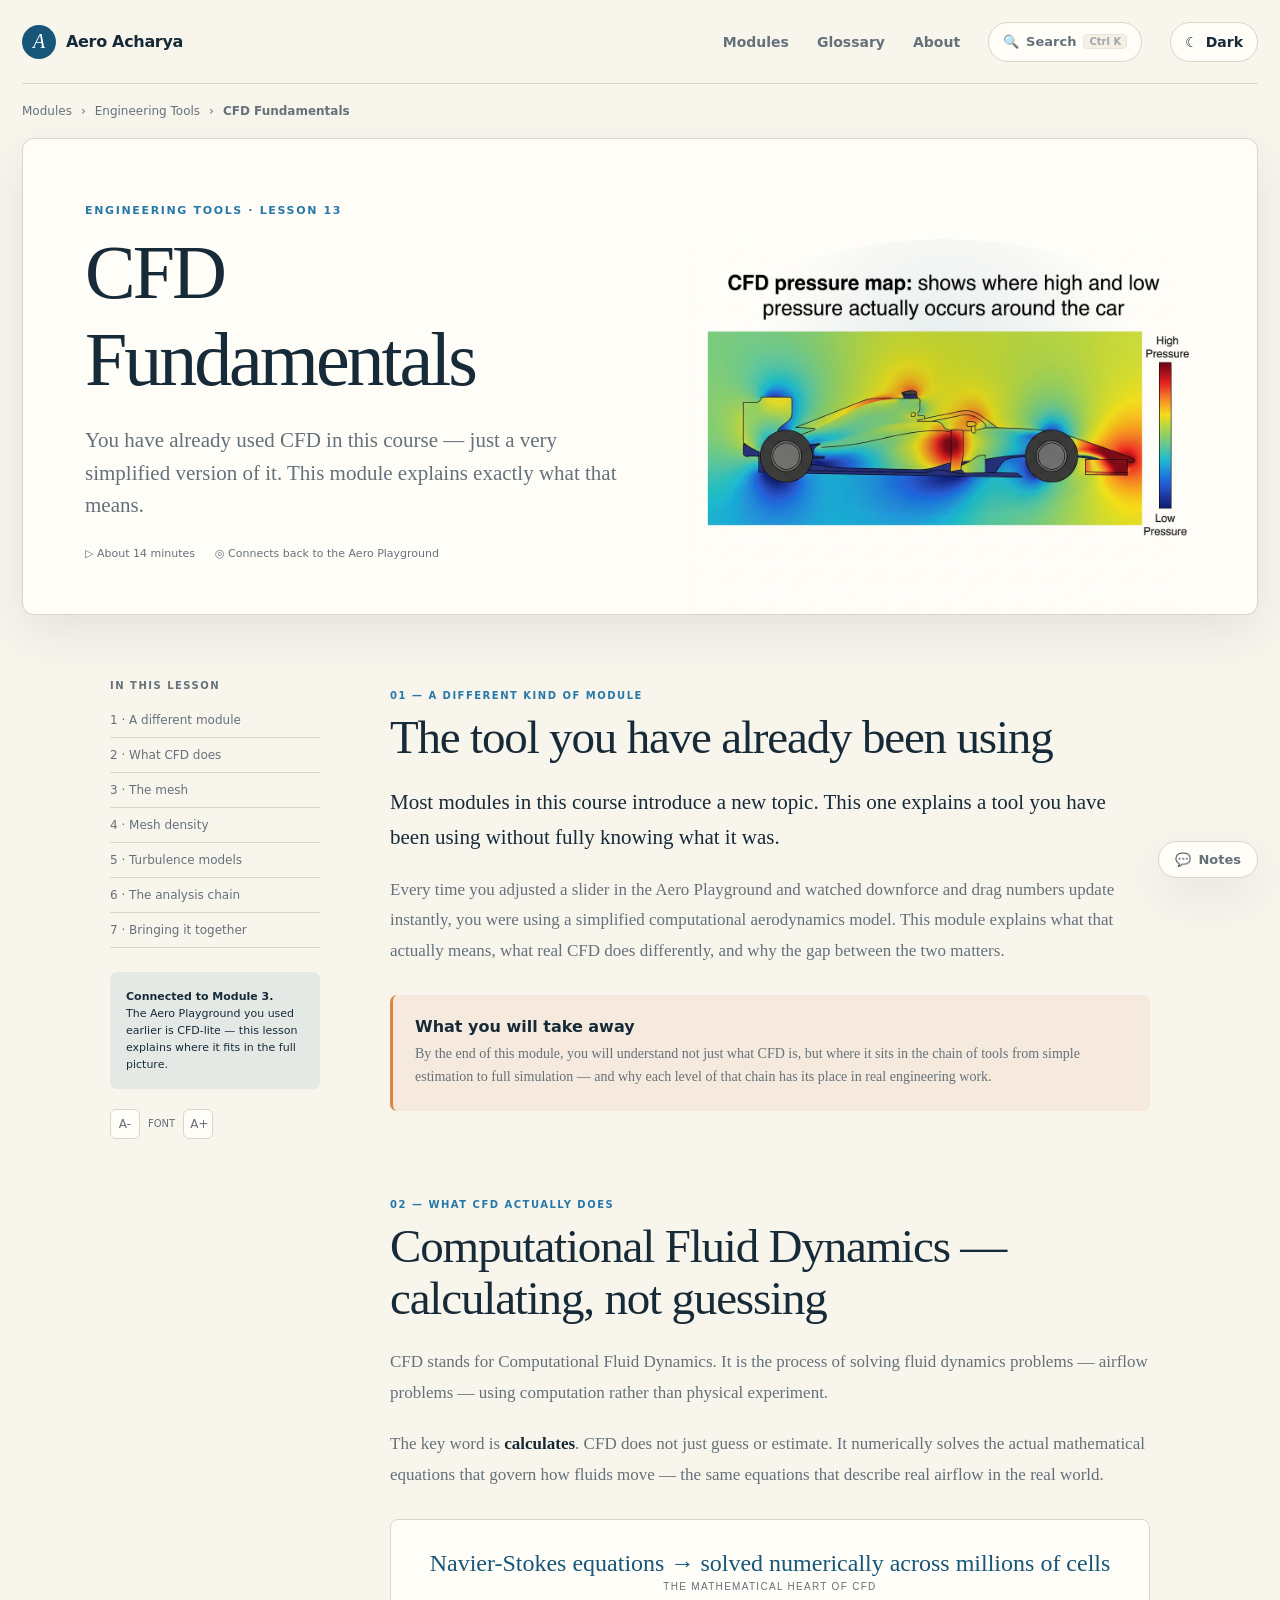
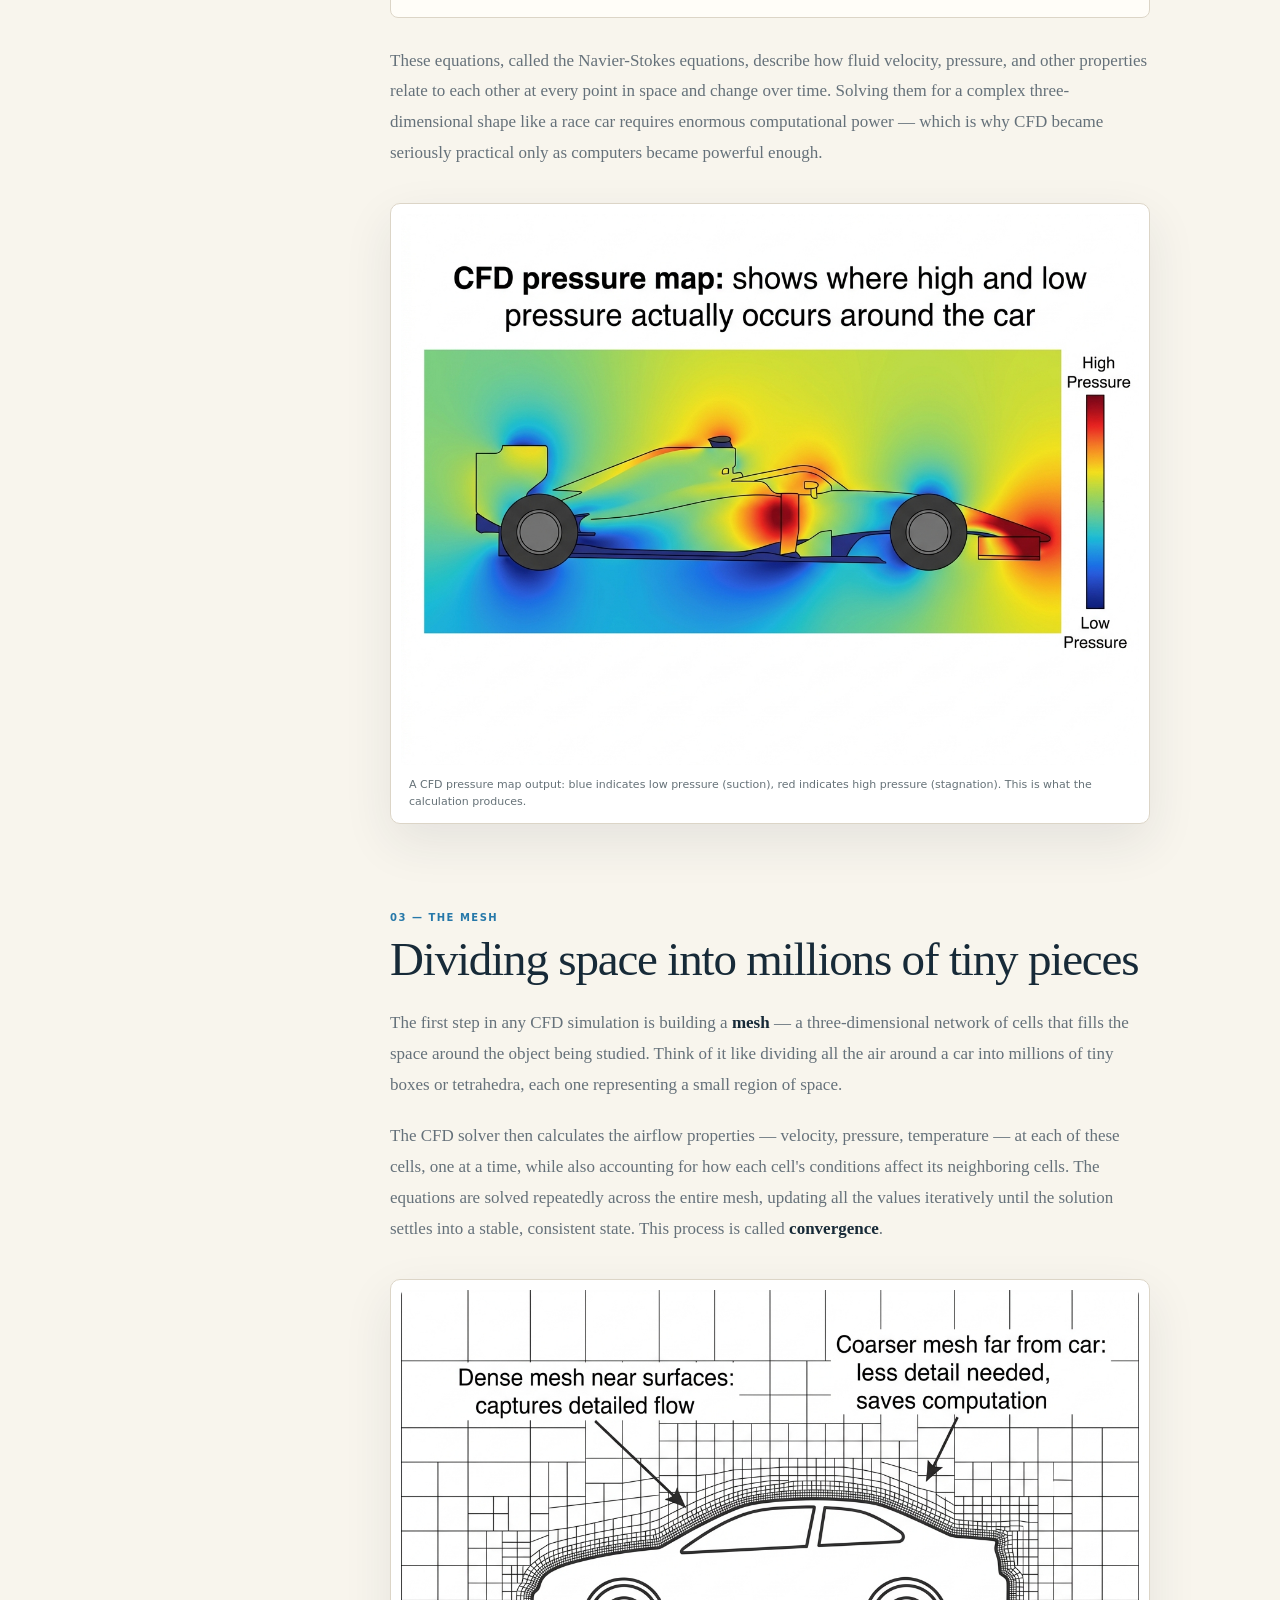
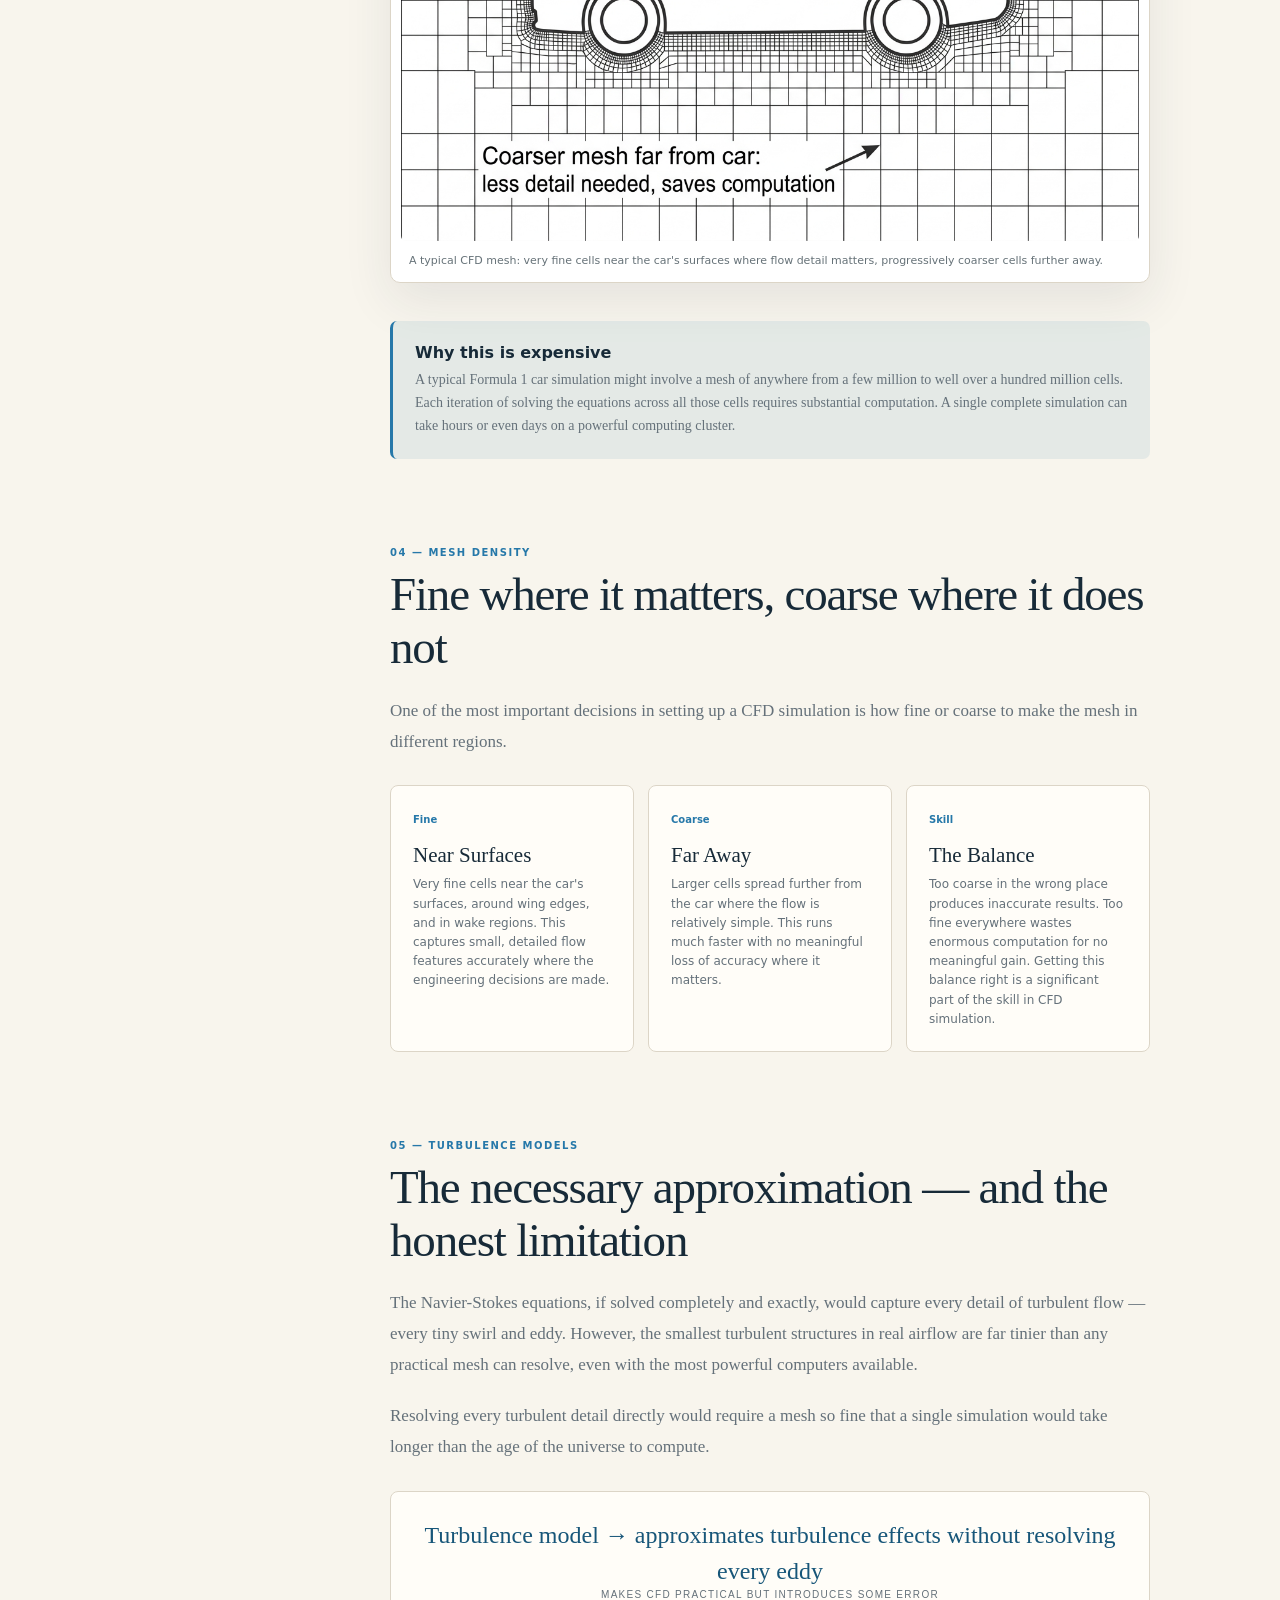
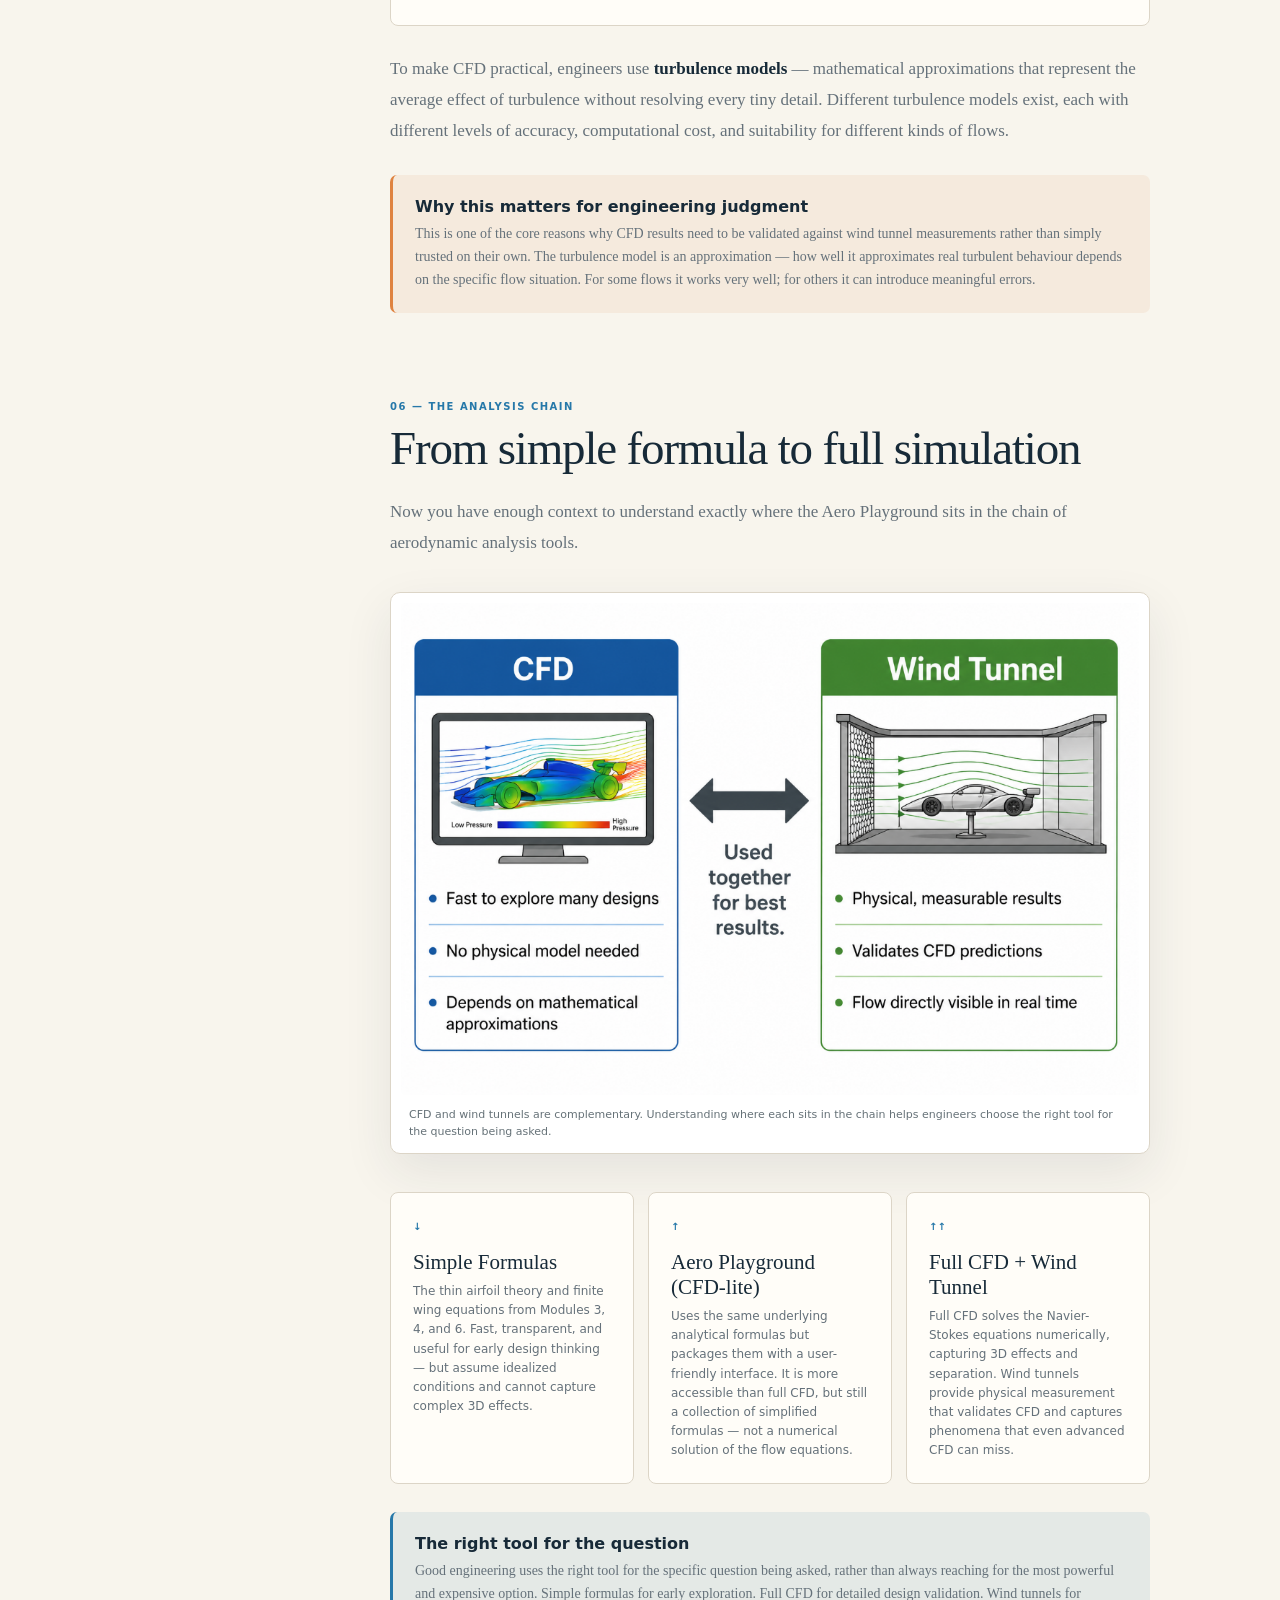
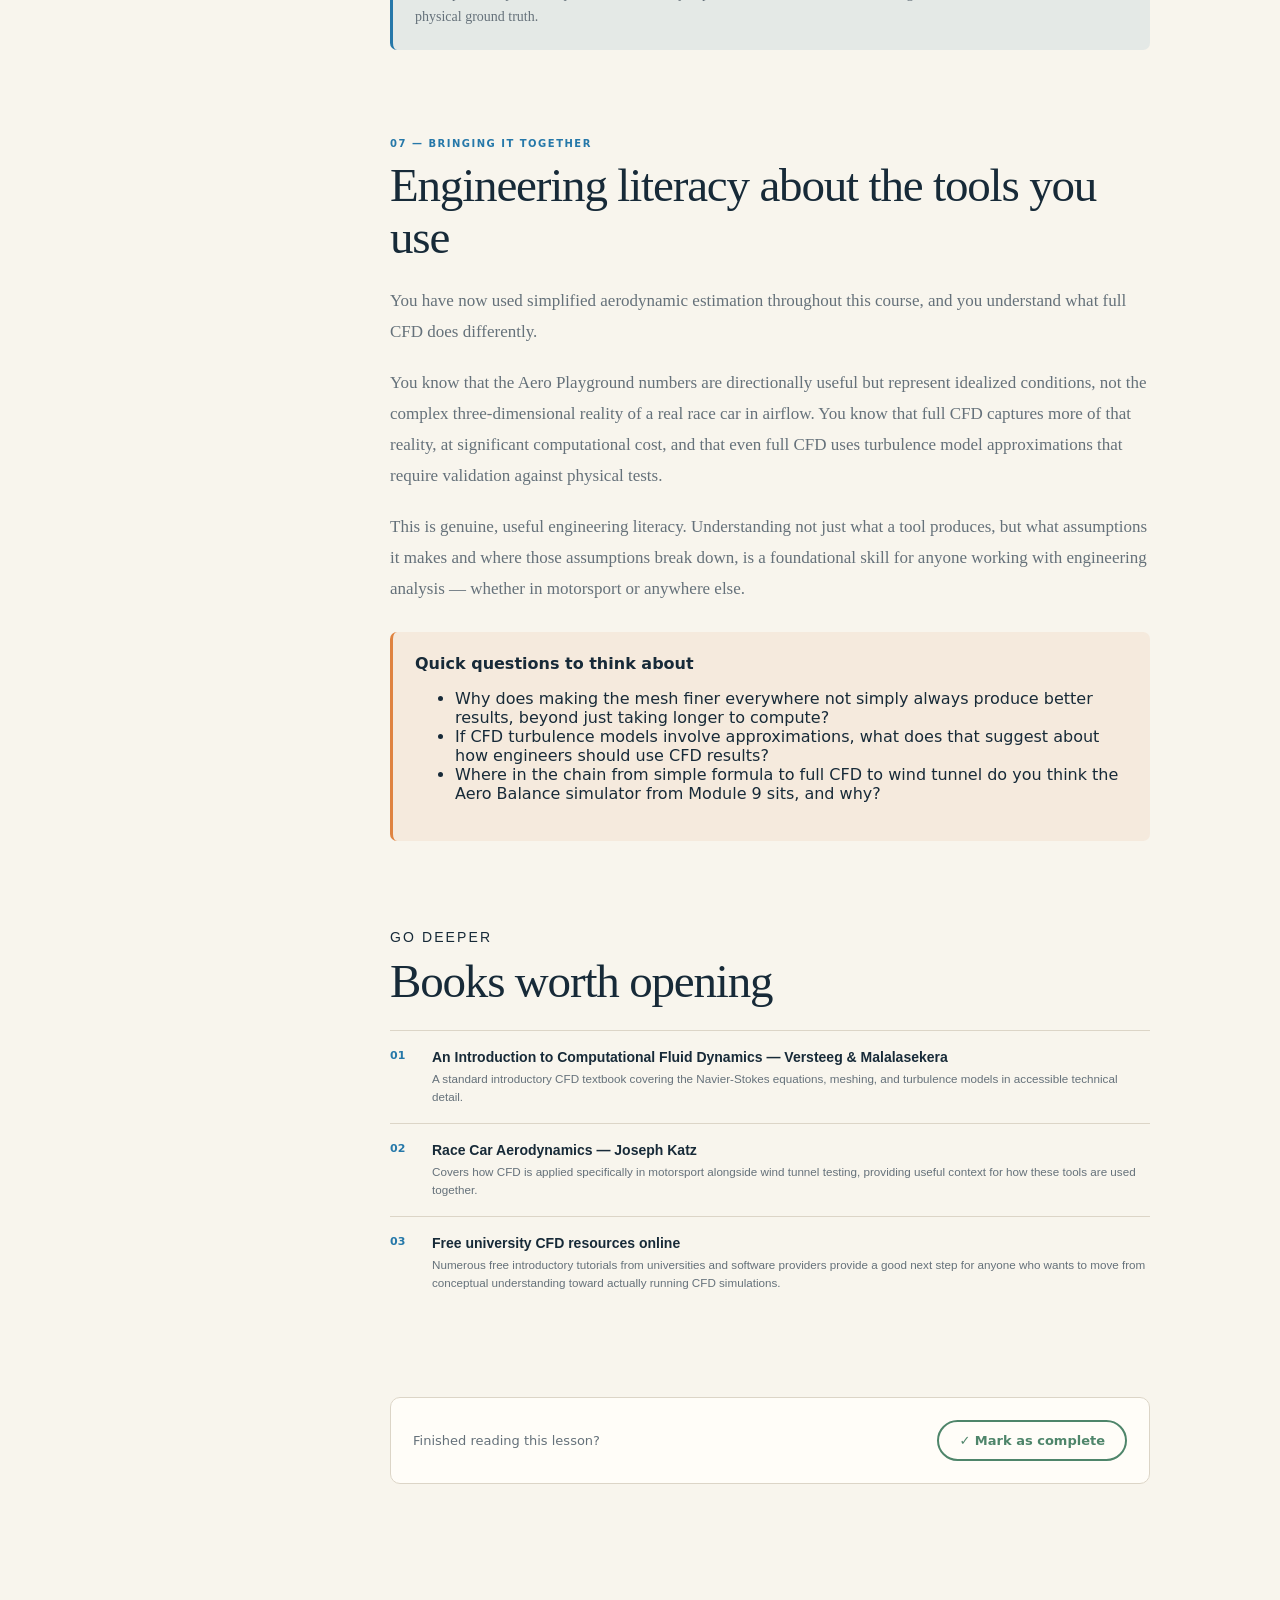
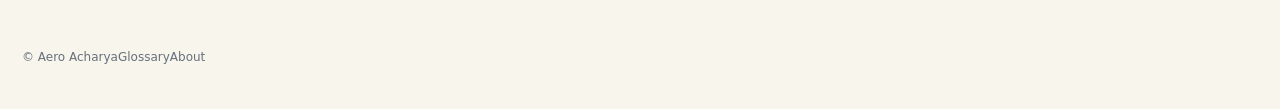
<file: modules/cfd-fundamentals/index.html>
﻿<!doctype html>
<html lang="en">
<head>
  <link rel="manifest" href="../../manifest.json">
  <meta name="theme-color" content="#175679">
  <meta charset="utf-8">
  <meta name="viewport" content="width=device-width,initial-scale=1">
      <link rel="icon" href="../../favicon.svg" type="image/svg+xml">
  <link rel="stylesheet" href="../../assets/styles.css">
  <script src="../../assets/search-index.js" defer></script>
  <script src="../../assets/quiz-data.js" defer></script>
  <script src="../../assets/site.js" defer></script>
  <script src="../../assets/search.js" defer></script>
  <script src="../../assets/quiz.js" defer></script>
  <script src="../../assets/enhancements.js" defer></script>
  <script src="../../assets/achievements.js" defer></script>
  <script src="../../assets/notes.js" defer></script>
<!-- SEO TAGS -->
  <title>CFD Fundamentals | Aero Acharya by Divyanshu Choudhary</title>
  <meta name="description" content="Understand how CFD works — the mesh, the solver, turbulence models, and where the Aero Playground fits in the chain from simple formula to full simulation.">
  <meta name="keywords" content="Aero Acharya, Divyanshu Choudhary, aerodynamics, aerodynamics course, learn aerodynamics, aerospace engineering, CFD basics, flight mechanics, aircraft design, motorsport aerodynamics">
  <link rel="canonical" href="https://aeroacharya.netlify.app/modules/cfd-fundamentals/index.html">
  
  <meta property="og:title" content="CFD Fundamentals | Aero Acharya by Divyanshu Choudhary">
  <meta property="og:description" content="Understand how CFD works — the mesh, the solver, turbulence models, and where the Aero Playground fits in the chain from simple formula to full simulation.">
  <meta property="og:url" content="https://aeroacharya.netlify.app/modules/cfd-fundamentals/index.html">
  <meta property="og:type" content="article">
  <meta property="og:site_name" content="Aero Acharya">
  
  <meta name="twitter:card" content="summary_large_image">
  <meta name="twitter:title" content="CFD Fundamentals | Aero Acharya by Divyanshu Choudhary">
  <meta name="twitter:description" content="Understand how CFD works — the mesh, the solver, turbulence models, and where the Aero Playground fits in the chain from simple formula to full simulation.">
  
  <meta name="author" content="Divyanshu Choudhary">
  
  <script type="application/ld+json">
  {
    "@context": "https://schema.org",
    "@type": "Course",
    "name": "CFD Fundamentals | Aero Acharya by Divyanshu Choudhary",
    "description": "Understand how CFD works — the mesh, the solver, turbulence models, and where the Aero Playground fits in the chain from simple formula to full simulation.",
    "provider": {
      "@type": "Person",
      "name": "Divyanshu Choudhary",
      "sameAs": "https://aeroacharya.netlify.app"
    }
  }
  </script>
  <!-- END SEO TAGS -->
<script async src="https://pagead2.googlesyndication.com/pagead/js/adsbygoogle.js?client=ca-pub-2757665908604833" crossorigin="anonymous"></script>
</head>
<body>
<div id="reading-progress-bar" style="position:fixed;top:0;left:0;width:100%;height:3px;z-index:998;background:transparent;pointer-events:none"><div id="reading-progress" style="height:100%;width:0;background:linear-gradient(90deg,var(--blue),var(--green));transition:width .1s linear"></div></div>
<header class="site-header wrap"><a class="brand" href="../../"><span class="brand-mark">A</span>Aero Acharya</a><button class="menu-button" data-menu aria-label="Open menu">☰</button><nav data-nav><a href="../../#modules">Modules</a><a href="../../glossary.html">Glossary</a><a href="../../#about">About</a><button class="search-btn" data-search-open aria-label="Search lessons"><span>🔍</span><span>Search</span><kbd>Ctrl K</kbd></button><button class="theme-toggle" data-theme-toggle></button></nav></header>
<div class="breadcrumb wrap"><a href="../../">Modules</a><span>›</span><span>Engineering Tools</span><span>›</span><b>CFD Fundamentals</b></div>
<header class="lesson-hero wrap"><div><p class="kicker">ENGINEERING TOOLS · LESSON 13</p><h1>CFD<br>Fundamentals</h1><p class="hook">You have already used CFD in this course — just a very simplified version of it. This module explains exactly what that means.</p><div class="lesson-meta"><span>▷ About 14 minutes</span><span>◎ Connects back to the Aero Playground</span></div></div><div class="lesson-visual"><img src="../../assets/images/module-13/cfd-pressure-map.jpg" alt="CFD pressure map showing high and low pressure zones around a race car" width="1200" height="900"></div></header>
<div class="lesson-layout"><aside class="toc"><span>IN THIS LESSON</span><a href="#intro">1 · A different module</a><a href="#what">2 · What CFD does</a><a href="#mesh">3 · The mesh</a><a href="#density">4 · Mesh density</a><a href="#turbulence">5 · Turbulence models</a><a href="#chain">6 · The analysis chain</a><a href="#together">7 · Bringing it together</a><div class="toc-note"><b>Connected to Module 3.</b><br>The Aero Playground you used earlier is CFD-lite — this lesson explains where it fits in the full picture.</div><div class="font-toggle"><button id="font-dec" aria-label="Decrease font size">A-</button><span>FONT</span><button id="font-inc" aria-label="Increase font size">A+</button></div></aside>
<article class="lesson">
<section id="intro"><p class="section-no">01 — A DIFFERENT KIND OF MODULE</p><h2>The tool you have already been using</h2><p class="lead">Most modules in this course introduce a new topic. This one explains a tool you have been using without fully knowing what it was.</p><p>Every time you adjusted a slider in the Aero Playground and watched downforce and drag numbers update instantly, you were using a simplified computational aerodynamics model. This module explains what that actually means, what real CFD does differently, and why the gap between the two matters.</p><div class="note"><b>What you will take away</b><p>By the end of this module, you will understand not just what CFD is, but where it sits in the chain of tools from simple estimation to full simulation — and why each level of that chain has its place in real engineering work.</p></div></section>
<section id="what"><p class="section-no">02 — WHAT CFD ACTUALLY DOES</p><h2>Computational Fluid Dynamics — calculating, not guessing</h2><p>CFD stands for Computational Fluid Dynamics. It is the process of solving fluid dynamics problems — airflow problems — using computation rather than physical experiment.</p><p>The key word is <strong>calculates</strong>. CFD does not just guess or estimate. It numerically solves the actual mathematical equations that govern how fluids move — the same equations that describe real airflow in the real world.</p><div class="formula">Navier-Stokes equations → solved numerically across millions of cells<small>THE MATHEMATICAL HEART OF CFD</small></div><p>These equations, called the Navier-Stokes equations, describe how fluid velocity, pressure, and other properties relate to each other at every point in space and change over time. Solving them for a complex three-dimensional shape like a race car requires enormous computational power — which is why CFD became seriously practical only as computers became powerful enough.</p><figure class="concept"><img loading="lazy" src="../../assets/images/module-13/cfd-pressure-map.jpg" alt="CFD pressure map showing pressure distribution around a Formula 1 car"><figcaption>A CFD pressure map output: blue indicates low pressure (suction), red indicates high pressure (stagnation). This is what the calculation produces.</figcaption></figure></section>
<section id="mesh"><p class="section-no">03 — THE MESH</p><h2>Dividing space into millions of tiny pieces</h2><p>The first step in any CFD simulation is building a <strong>mesh</strong> — a three-dimensional network of cells that fills the space around the object being studied. Think of it like dividing all the air around a car into millions of tiny boxes or tetrahedra, each one representing a small region of space.</p><p>The CFD solver then calculates the airflow properties — velocity, pressure, temperature — at each of these cells, one at a time, while also accounting for how each cell's conditions affect its neighboring cells. The equations are solved repeatedly across the entire mesh, updating all the values iteratively until the solution settles into a stable, consistent state. This process is called <strong>convergence</strong>.</p><figure class="concept"><img loading="lazy" src="../../assets/images/module-13/cfd-mesh.jpg" alt="CFD mesh around a car showing fine cells near surfaces and coarser cells further away"><figcaption>A typical CFD mesh: very fine cells near the car's surfaces where flow detail matters, progressively coarser cells further away.</figcaption></figure><div class="idea"><b>Why this is expensive</b><p>A typical Formula 1 car simulation might involve a mesh of anywhere from a few million to well over a hundred million cells. Each iteration of solving the equations across all those cells requires substantial computation. A single complete simulation can take hours or even days on a powerful computing cluster.</p></div></section>
<section id="density"><p class="section-no">04 — MESH DENSITY</p><h2>Fine where it matters, coarse where it does not</h2><p>One of the most important decisions in setting up a CFD simulation is how fine or coarse to make the mesh in different regions.</p>
<div class="three-cards">
  <div class="info-card"><span>Fine</span><b>Near Surfaces</b><p>Very fine cells near the car's surfaces, around wing edges, and in wake regions. This captures small, detailed flow features accurately where the engineering decisions are made.</p></div>
  <div class="info-card"><span>Coarse</span><b>Far Away</b><p>Larger cells spread further from the car where the flow is relatively simple. This runs much faster with no meaningful loss of accuracy where it matters.</p></div>
  <div class="info-card"><span>Skill</span><b>The Balance</b><p>Too coarse in the wrong place produces inaccurate results. Too fine everywhere wastes enormous computation for no meaningful gain. Getting this balance right is a significant part of the skill in CFD simulation.</p></div>
</div></section>
<section id="turbulence"><p class="section-no">05 — TURBULENCE MODELS</p><h2>The necessary approximation — and the honest limitation</h2><p>The Navier-Stokes equations, if solved completely and exactly, would capture every detail of turbulent flow — every tiny swirl and eddy. However, the smallest turbulent structures in real airflow are far tinier than any practical mesh can resolve, even with the most powerful computers available.</p><p>Resolving every turbulent detail directly would require a mesh so fine that a single simulation would take longer than the age of the universe to compute.</p><div class="formula">Turbulence model → approximates turbulence effects without resolving every eddy<small>MAKES CFD PRACTICAL BUT INTRODUCES SOME ERROR</small></div><p>To make CFD practical, engineers use <strong>turbulence models</strong> — mathematical approximations that represent the average effect of turbulence without resolving every tiny detail. Different turbulence models exist, each with different levels of accuracy, computational cost, and suitability for different kinds of flows.</p><div class="note"><b>Why this matters for engineering judgment</b><p>This is one of the core reasons why CFD results need to be validated against wind tunnel measurements rather than simply trusted on their own. The turbulence model is an approximation — how well it approximates real turbulent behaviour depends on the specific flow situation. For some flows it works very well; for others it can introduce meaningful errors.</p></div></section>
<section id="chain"><p class="section-no">06 — THE ANALYSIS CHAIN</p><h2>From simple formula to full simulation</h2><p>Now you have enough context to understand exactly where the Aero Playground sits in the chain of aerodynamic analysis tools.</p><figure class="concept"><img loading="lazy" src="../../assets/images/module-13/cfd-vs-wind-tunnel.jpg" alt="CFD versus wind tunnel — complementary tools for aerodynamic analysis"><figcaption>CFD and wind tunnels are complementary. Understanding where each sits in the chain helps engineers choose the right tool for the question being asked.</figcaption></figure>
<div class="three-cards">
  <div class="info-card"><span>↓</span><b>Simple Formulas</b><p>The thin airfoil theory and finite wing equations from Modules 3, 4, and 6. Fast, transparent, and useful for early design thinking — but assume idealized conditions and cannot capture complex 3D effects.</p></div>
  <div class="info-card"><span>↑</span><b>Aero Playground (CFD-lite)</b><p>Uses the same underlying analytical formulas but packages them with a user-friendly interface. It is more accessible than full CFD, but still a collection of simplified formulas — not a numerical solution of the flow equations.</p></div>
  <div class="info-card"><span>↑↑</span><b>Full CFD + Wind Tunnel</b><p>Full CFD solves the Navier-Stokes equations numerically, capturing 3D effects and separation. Wind tunnels provide physical measurement that validates CFD and captures phenomena that even advanced CFD can miss.</p></div>
</div>
<div class="idea"><b>The right tool for the question</b><p>Good engineering uses the right tool for the specific question being asked, rather than always reaching for the most powerful and expensive option. Simple formulas for early exploration. Full CFD for detailed design validation. Wind tunnels for physical ground truth.</p></div></section>
<section id="together"><p class="section-no">07 — BRINGING IT TOGETHER</p><h2>Engineering literacy about the tools you use</h2><p>You have now used simplified aerodynamic estimation throughout this course, and you understand what full CFD does differently.</p><p>You know that the Aero Playground numbers are directionally useful but represent idealized conditions, not the complex three-dimensional reality of a real race car in airflow. You know that full CFD captures more of that reality, at significant computational cost, and that even full CFD uses turbulence model approximations that require validation against physical tests.</p><p>This is genuine, useful engineering literacy. Understanding not just what a tool produces, but what assumptions it makes and where those assumptions break down, is a foundational skill for anyone working with engineering analysis — whether in motorsport or anywhere else.</p>
<div class="note"><b>Quick questions to think about</b><ul><li>Why does making the mesh finer everywhere not simply always produce better results, beyond just taking longer to compute?</li><li>If CFD turbulence models involve approximations, what does that suggest about how engineers should use CFD results?</li><li>Where in the chain from simple formula to full CFD to wind tunnel do you think the Aero Balance simulator from Module 9 sits, and why?</li></ul></div></section>
<section class="references"><p class="section-no">GO DEEPER</p><h2>Books worth opening</h2><div><span>01</span><p><b>An Introduction to Computational Fluid Dynamics — Versteeg &amp; Malalasekera</b><small>A standard introductory CFD textbook covering the Navier-Stokes equations, meshing, and turbulence models in accessible technical detail.</small></p></div><div><span>02</span><p><b>Race Car Aerodynamics — Joseph Katz</b><small>Covers how CFD is applied specifically in motorsport alongside wind tunnel testing, providing useful context for how these tools are used together.</small></p></div><div><span>03</span><p><b>Free university CFD resources online</b><small>Numerous free introductory tutorials from universities and software providers provide a good next step for anyone who wants to move from conceptual understanding toward actually running CFD simulations.</small></p></div></section>
<div id="quiz-section" data-lesson-slug="cfd-fundamentals"></div>
<div class="mark-complete-wrap"><p>Finished reading this lesson?</p><button class="mark-complete-btn" data-slug="cfd-fundamentals" data-complete>✓ Mark as complete</button></div>
<div id="notes-section" data-lesson-slug="cfd-fundamentals"></div>
</article>
</div>
<footer class="site-footer-bar"><div class="wrap"><span>© Aero Acharya</span><a href="../../glossary.html">Glossary</a><a href="../../#about">About</a></div></footer>
<div id="search-overlay" hidden><div class="search-box"><input id="search-input" type="search" placeholder="Search lessons…" autocomplete="off"><button data-search-close>✕</button></div><ul id="search-results"></ul></div>
<div id="nav-drawer" hidden><nav><a href="../../#modules">Modules</a><a href="../../glossary.html">Glossary</a><a href="../../#about">About</a></nav></div>
</body>
</html>
</file>
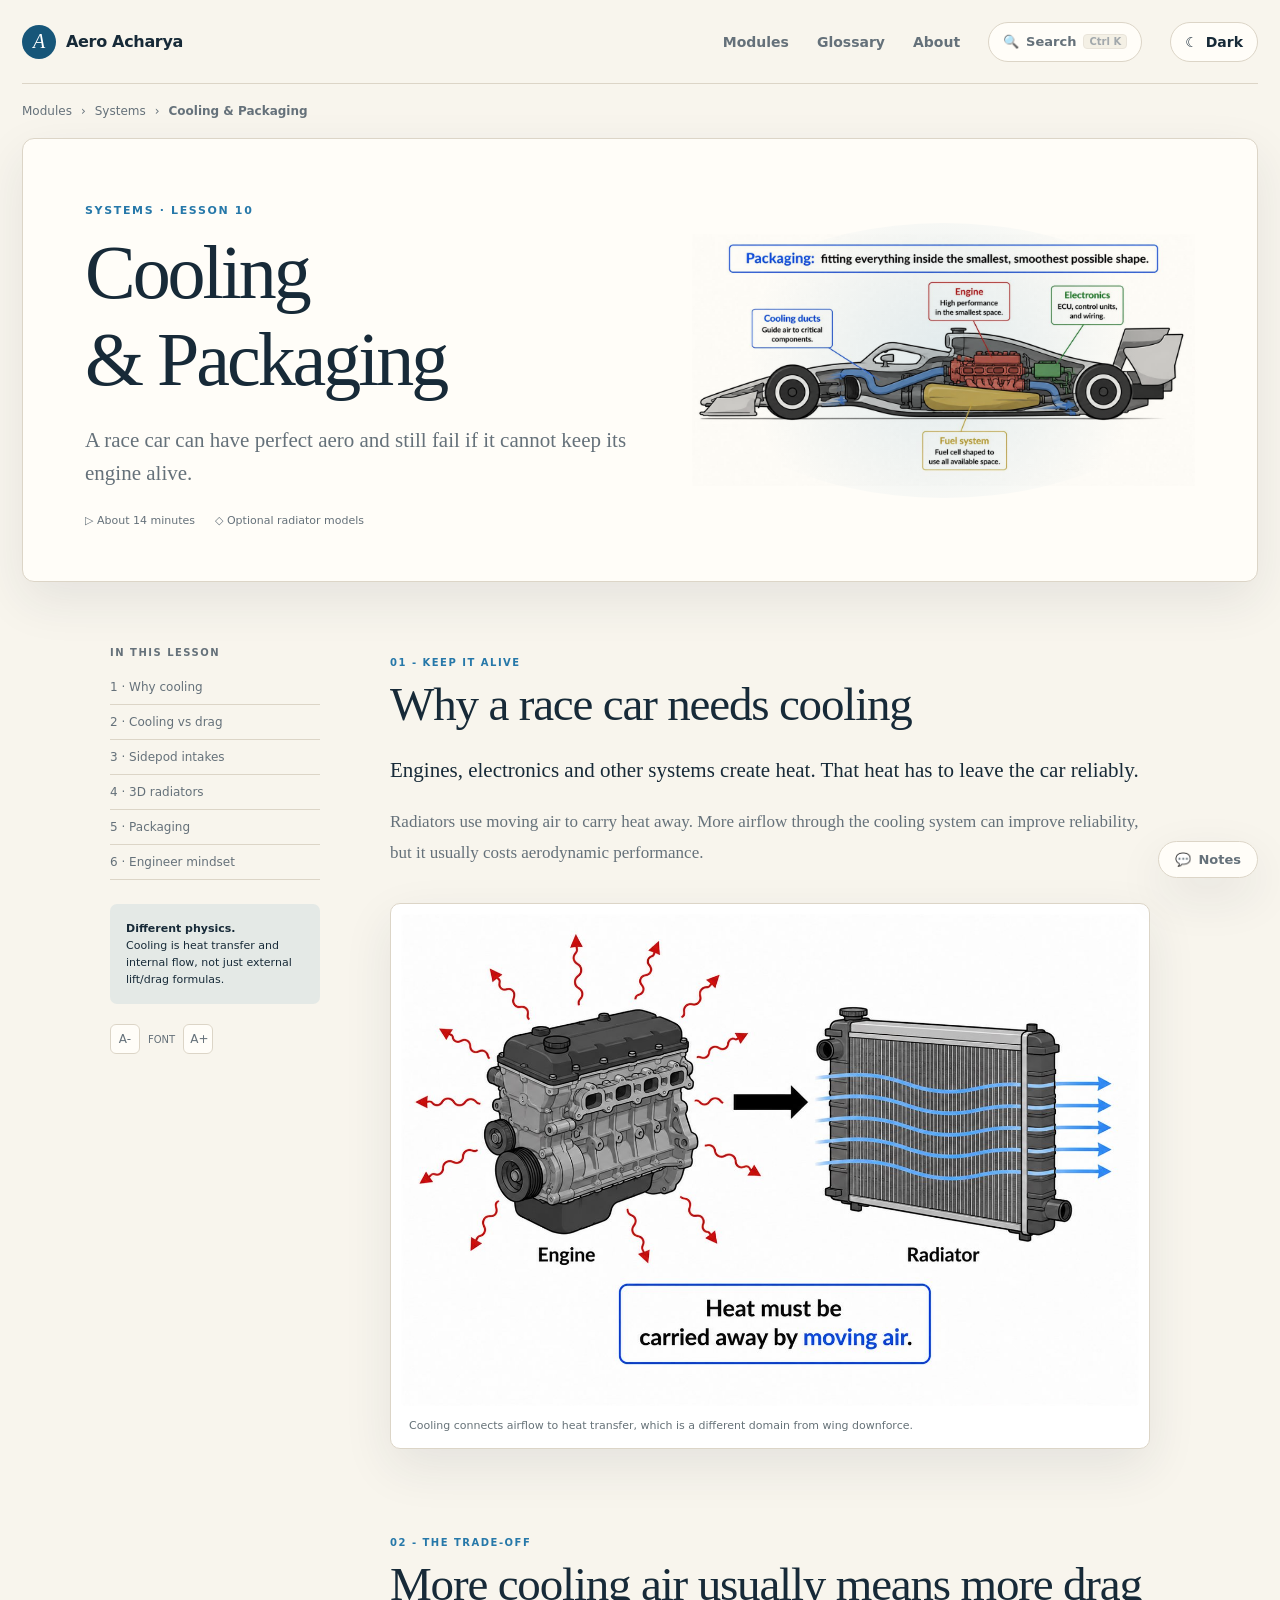
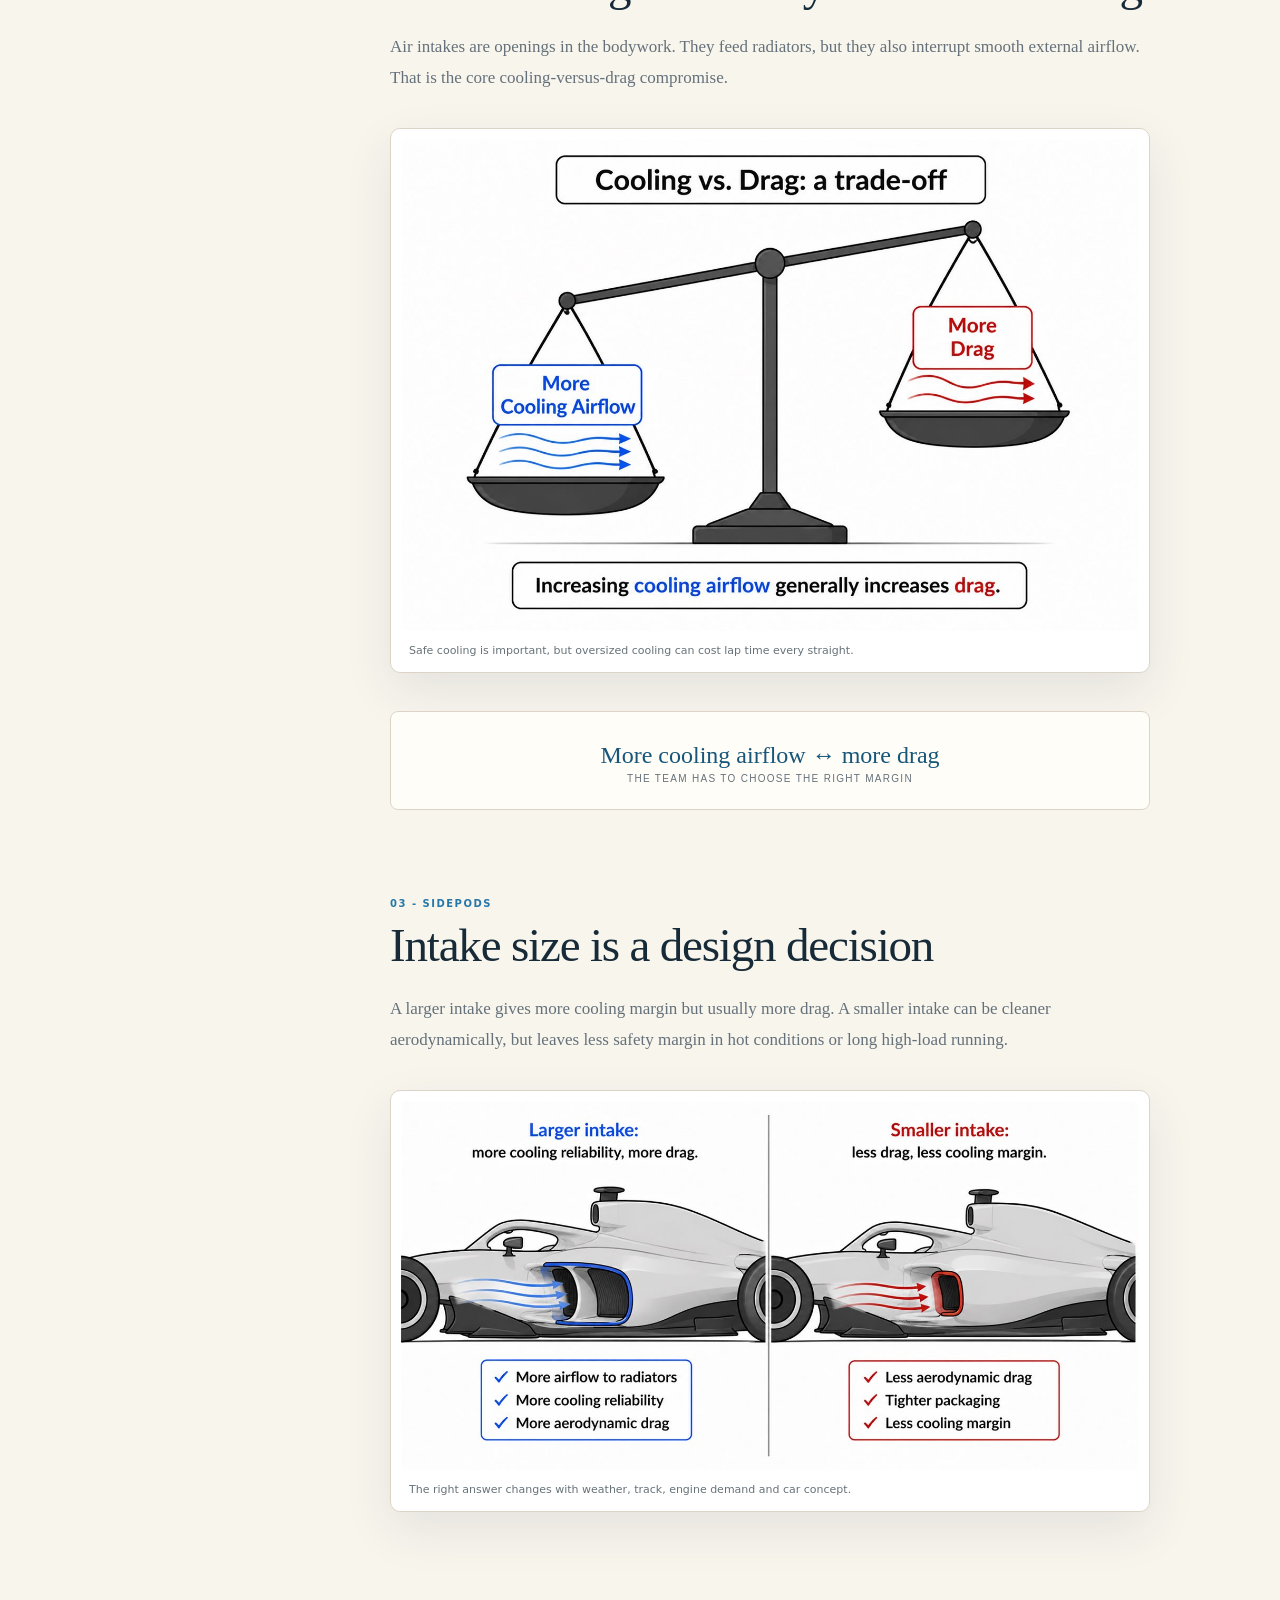
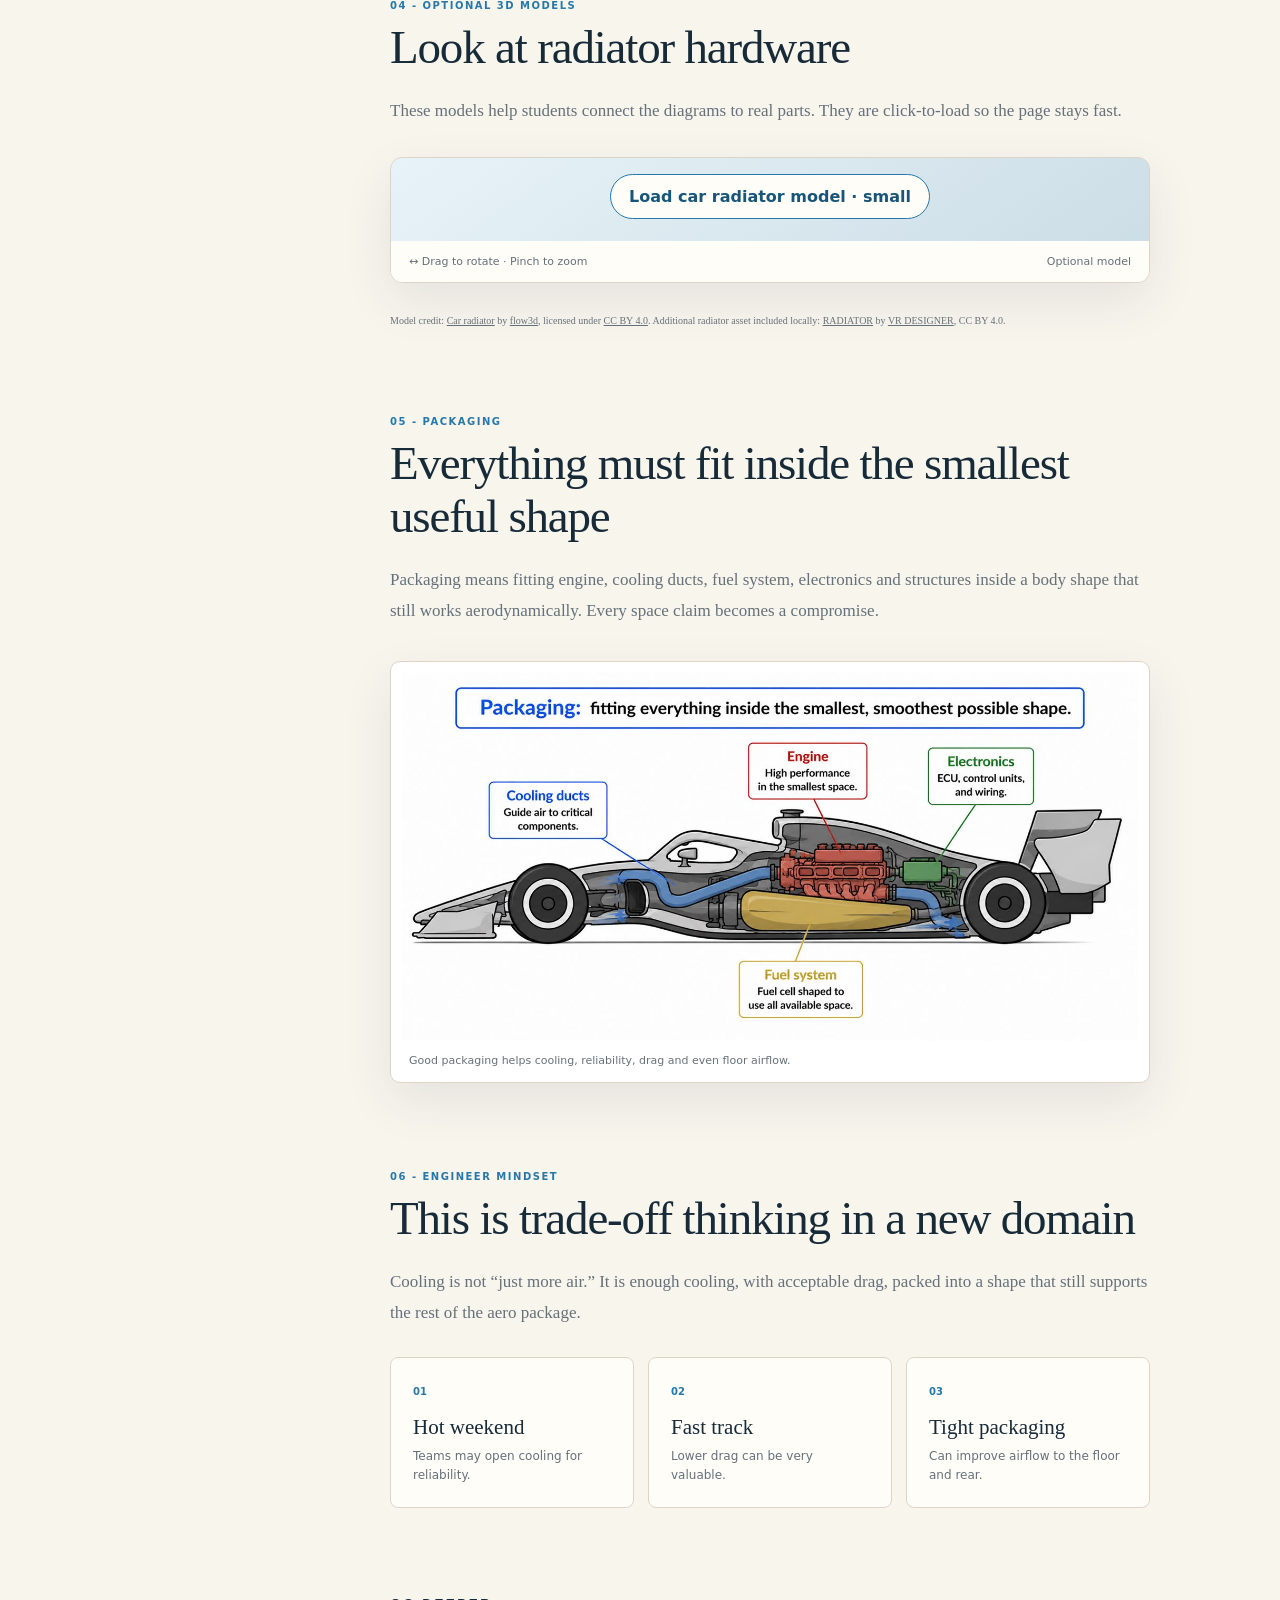
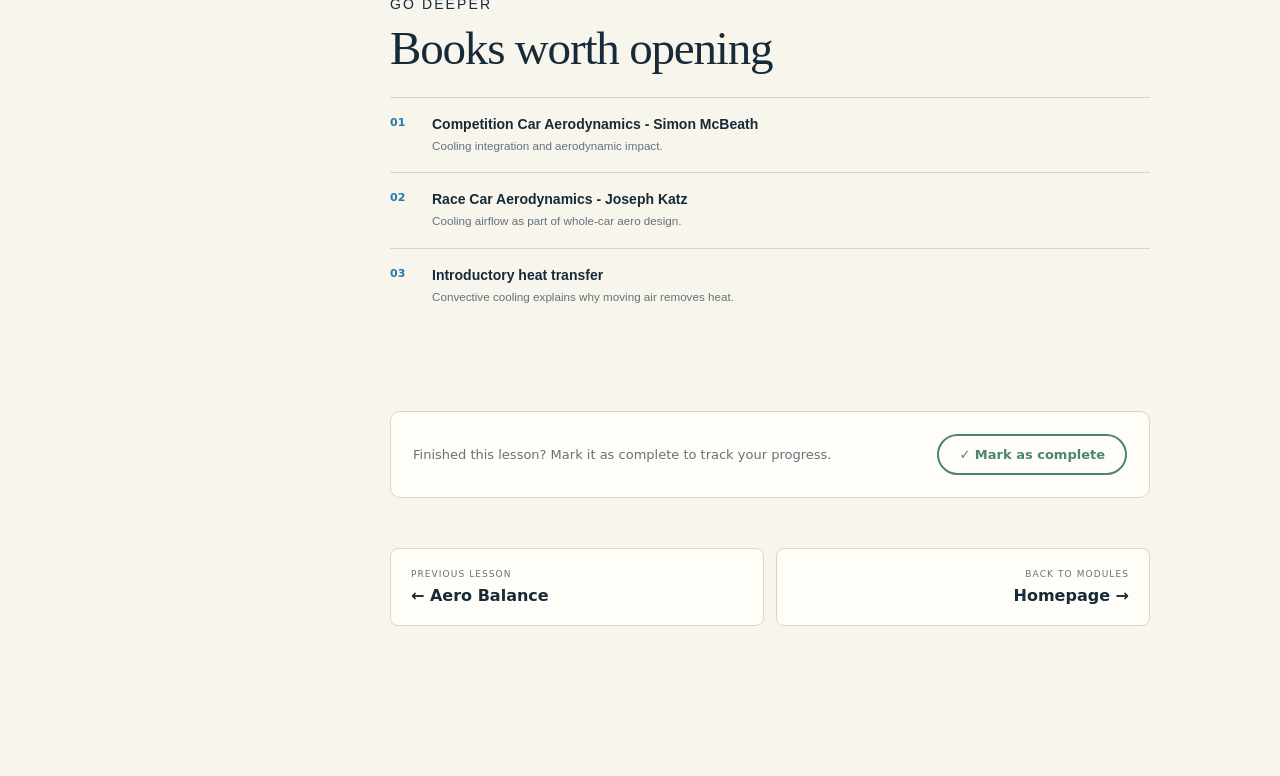
<file: modules/cooling-packaging/index.html>
﻿<!doctype html>
<html lang="en">
<head>
  <link rel="manifest" href="../../manifest.json">
  <meta name="theme-color" content="#175679">
  <meta charset="utf-8">
  <meta name="viewport" content="width=device-width,initial-scale=1">
      <link rel="icon" href="../../favicon.svg" type="image/svg+xml">
  <link rel="stylesheet" href="../../assets/styles.css">
  <script src="../../assets/search-index.js" defer></script>
  <script src="../../assets/quiz-data.js" defer></script>
  <script src="../../assets/site.js" defer></script>
  <script src="../../assets/search.js" defer></script>
  <script src="../../assets/quiz.js" defer></script>
  <script src="../../assets/enhancements.js" defer></script>
  <script src="../../assets/achievements.js" defer></script>
  <script src="../../assets/notes.js" defer></script>
  <script type="module" src="../../assets/model-viewer.min.js"></script>
<!-- SEO TAGS -->
  <title>Cooling &amp; Packaging | Aero Acharya by Divyanshu Choudhary</title>
  <meta name="description" content="Learn how cooling, packaging and aerodynamics are compromised together.">
  <meta name="keywords" content="Aero Acharya, Divyanshu Choudhary, aerodynamics, aerodynamics course, learn aerodynamics, aerospace engineering, CFD basics, flight mechanics, aircraft design, motorsport aerodynamics">
  <link rel="canonical" href="https://aeroacharya.netlify.app/modules/cooling-packaging/index.html">
  
  <meta property="og:title" content="Cooling &amp; Packaging | Aero Acharya by Divyanshu Choudhary">
  <meta property="og:description" content="Learn how cooling, packaging and aerodynamics are compromised together.">
  <meta property="og:url" content="https://aeroacharya.netlify.app/modules/cooling-packaging/index.html">
  <meta property="og:type" content="article">
  <meta property="og:site_name" content="Aero Acharya">
  
  <meta name="twitter:card" content="summary_large_image">
  <meta name="twitter:title" content="Cooling &amp; Packaging | Aero Acharya by Divyanshu Choudhary">
  <meta name="twitter:description" content="Learn how cooling, packaging and aerodynamics are compromised together.">
  
  <meta name="author" content="Divyanshu Choudhary">
  
  <script type="application/ld+json">
  {
    "@context": "https://schema.org",
    "@type": "Course",
    "name": "Cooling &amp; Packaging | Aero Acharya by Divyanshu Choudhary",
    "description": "Learn how cooling, packaging and aerodynamics are compromised together.",
    "provider": {
      "@type": "Person",
      "name": "Divyanshu Choudhary",
      "sameAs": "https://aeroacharya.netlify.app"
    }
  }
  </script>
  <!-- END SEO TAGS -->
<script async src="https://pagead2.googlesyndication.com/pagead/js/adsbygoogle.js?client=ca-pub-2757665908604833" crossorigin="anonymous"></script>
</head>
<body>
<div id="reading-progress-bar" style="position:fixed;top:0;left:0;width:100%;height:3px;z-index:998;background:transparent;pointer-events:none"><div id="reading-progress" style="height:100%;width:0;background:linear-gradient(90deg,var(--blue),var(--green));transition:width .1s linear"></div></div>
<header class="site-header wrap"><a class="brand" href="../../"><span class="brand-mark">A</span>Aero Acharya</a><button class="menu-button" data-menu aria-label="Open menu">☰</button><nav data-nav><a href="../../#modules">Modules</a><a href="../../glossary.html">Glossary</a><a href="../../#about">About</a><button class="search-btn" data-search-open aria-label="Search lessons"><span>🔍</span><span>Search</span><kbd>Ctrl K</kbd></button><button class="theme-toggle" data-theme-toggle></button></nav></header>
<div class="breadcrumb wrap"><a href="../../">Modules</a><span>›</span><span>Systems</span><span>›</span><b>Cooling &amp; Packaging</b></div>
<header class="lesson-hero wrap"><div><p class="kicker">SYSTEMS · LESSON 10</p><h1>Cooling<br>&amp; Packaging</h1><p class="hook">A race car can have perfect aero and still fail if it cannot keep its engine alive.</p><div class="lesson-meta"><span>▷ About 14 minutes</span><span>◇ Optional radiator models</span></div></div><div class="lesson-visual"><img src="../../assets/images/module-10/packaging.jpg" alt="Race car packaging diagram"></div></header>
<div class="lesson-layout"><aside class="toc"><span>IN THIS LESSON</span><a href="#why">1 · Why cooling</a><a href="#tradeoff">2 · Cooling vs drag</a><a href="#intakes">3 · Sidepod intakes</a><a href="#models">4 · 3D radiators</a><a href="#packaging">5 · Packaging</a><a href="#mindset">6 · Engineer mindset</a><div class="toc-note"><b>Different physics.</b><br>Cooling is heat transfer and internal flow, not just external lift/drag formulas.</div><div class="font-toggle"><button id="font-dec" aria-label="Decrease font size">A-</button><span>FONT</span><button id="font-inc" aria-label="Increase font size">A+</button></div></aside>
<article class="lesson">
<section id="why"><p class="section-no">01 - KEEP IT ALIVE</p><h2>Why a race car needs cooling</h2><p class="lead">Engines, electronics and other systems create heat. That heat has to leave the car reliably.</p><p>Radiators use moving air to carry heat away. More airflow through the cooling system can improve reliability, but it usually costs aerodynamic performance.</p><figure class="concept"><img loading="lazy" src="../../assets/images/module-10/engine-radiator.jpg" alt="Engine heat carried away by radiator airflow"><figcaption>Cooling connects airflow to heat transfer, which is a different domain from wing downforce.</figcaption></figure></section>
<section id="tradeoff"><p class="section-no">02 - THE TRADE-OFF</p><h2>More cooling air usually means more drag</h2><p>Air intakes are openings in the bodywork. They feed radiators, but they also interrupt smooth external airflow. That is the core cooling-versus-drag compromise.</p><figure class="concept"><img loading="lazy" src="../../assets/images/module-10/cooling-drag.jpg" alt="Cooling airflow versus drag balance scale"><figcaption>Safe cooling is important, but oversized cooling can cost lap time every straight.</figcaption></figure><div class="formula">More cooling airflow ↔ more drag<small>THE TEAM HAS TO CHOOSE THE RIGHT MARGIN</small></div></section>
<section id="intakes"><p class="section-no">03 - SIDEPODS</p><h2>Intake size is a design decision</h2><p>A larger intake gives more cooling margin but usually more drag. A smaller intake can be cleaner aerodynamically, but leaves less safety margin in hot conditions or long high-load running.</p><figure class="concept"><img loading="lazy" src="../../assets/images/module-10/intake-comparison.jpg" alt="Large and small sidepod intake comparison"><figcaption>The right answer changes with weather, track, engine demand and car concept.</figcaption></figure></section>
<section id="models"><p class="section-no">04 - OPTIONAL 3D MODELS</p><h2>Look at radiator hardware</h2><p>These models help students connect the diagrams to real parts. They are click-to-load so the page stays fast.</p><div class="model-shell"><model-viewer loading="lazy" reveal="auto" alt="Interactive radiator model" camera-controls auto-rotate rotation-per-second="12deg" shadow-intensity="1" exposure="1.05" environment-image="neutral"><div class="loading-model" slot="poster">Radiator model ready</div><p>Your browser cannot display the interactive model.</p></model-viewer><button class="model-load" data-load-model data-model-src="../../assets/models/car-radiator/scene.gltf">Load car radiator model · small</button><div class="model-tools"><span>↔ Drag to rotate · Pinch to zoom</span><span>Optional model</span></div></div><p class="model-credit">Model credit: <a href="https://sketchfab.com/3d-models/car-radiator-7694147996f54ee28d58d81566440b8e" target="_blank" rel="noopener">Car radiator</a> by <a href="https://sketchfab.com/flow3d" target="_blank" rel="noopener">flow3d</a>, licensed under <a href="https://creativecommons.org/licenses/by/4.0/" target="_blank" rel="noopener">CC BY 4.0</a>. Additional radiator asset included locally: <a href="https://sketchfab.com/3d-models/radiator-461ab629bf76409abdeb18d2cc9bdcb9" target="_blank" rel="noopener">RADIATOR</a> by <a href="https://sketchfab.com/vr.designer_09" target="_blank" rel="noopener">VR DESIGNER</a>, CC BY 4.0.</p></section>
<section id="packaging"><p class="section-no">05 - PACKAGING</p><h2>Everything must fit inside the smallest useful shape</h2><p>Packaging means fitting engine, cooling ducts, fuel system, electronics and structures inside a body shape that still works aerodynamically. Every space claim becomes a compromise.</p><figure class="concept"><img loading="lazy" src="../../assets/images/module-10/packaging.jpg" alt="Packaging race car systems inside a smooth body"><figcaption>Good packaging helps cooling, reliability, drag and even floor airflow.</figcaption></figure></section>
<section id="mindset"><p class="section-no">06 - ENGINEER MINDSET</p><h2>This is trade-off thinking in a new domain</h2><p>Cooling is not “just more air.” It is enough cooling, with acceptable drag, packed into a shape that still supports the rest of the aero package.</p><div class="three-cards"><div class="info-card"><span>01</span><b>Hot weekend</b><p>Teams may open cooling for reliability.</p></div><div class="info-card"><span>02</span><b>Fast track</b><p>Lower drag can be very valuable.</p></div><div class="info-card"><span>03</span><b>Tight packaging</b><p>Can improve airflow to the floor and rear.</p></div></div></section>
<section class="references"><p class="section-no">GO DEEPER</p><h2>Books worth opening</h2><div><span>01</span><p><b>Competition Car Aerodynamics - Simon McBeath</b><small>Cooling integration and aerodynamic impact.</small></p></div><div><span>02</span><p><b>Race Car Aerodynamics - Joseph Katz</b><small>Cooling airflow as part of whole-car aero design.</small></p></div><div><span>03</span><p><b>Introductory heat transfer</b><small>Convective cooling explains why moving air removes heat.</small></p></div></section>
<div id="lesson-quiz"></div>
<div class="mark-complete-wrap"><p>Finished this lesson? Mark it as complete to track your progress.</p><button class="mark-complete-btn" aria-label="Mark lesson as complete">✓ Mark as complete</button></div>
<nav class="lesson-nav"><a href="../aero-balance/"><small>PREVIOUS LESSON</small><b>← Aero Balance</b></a><a href="../../"><small>BACK TO MODULES</small><b>Homepage →</b></a></nav>
</article></div><button id="back-to-top" aria-label="Back to top">↑ Top</button>
</body></html>
</file>
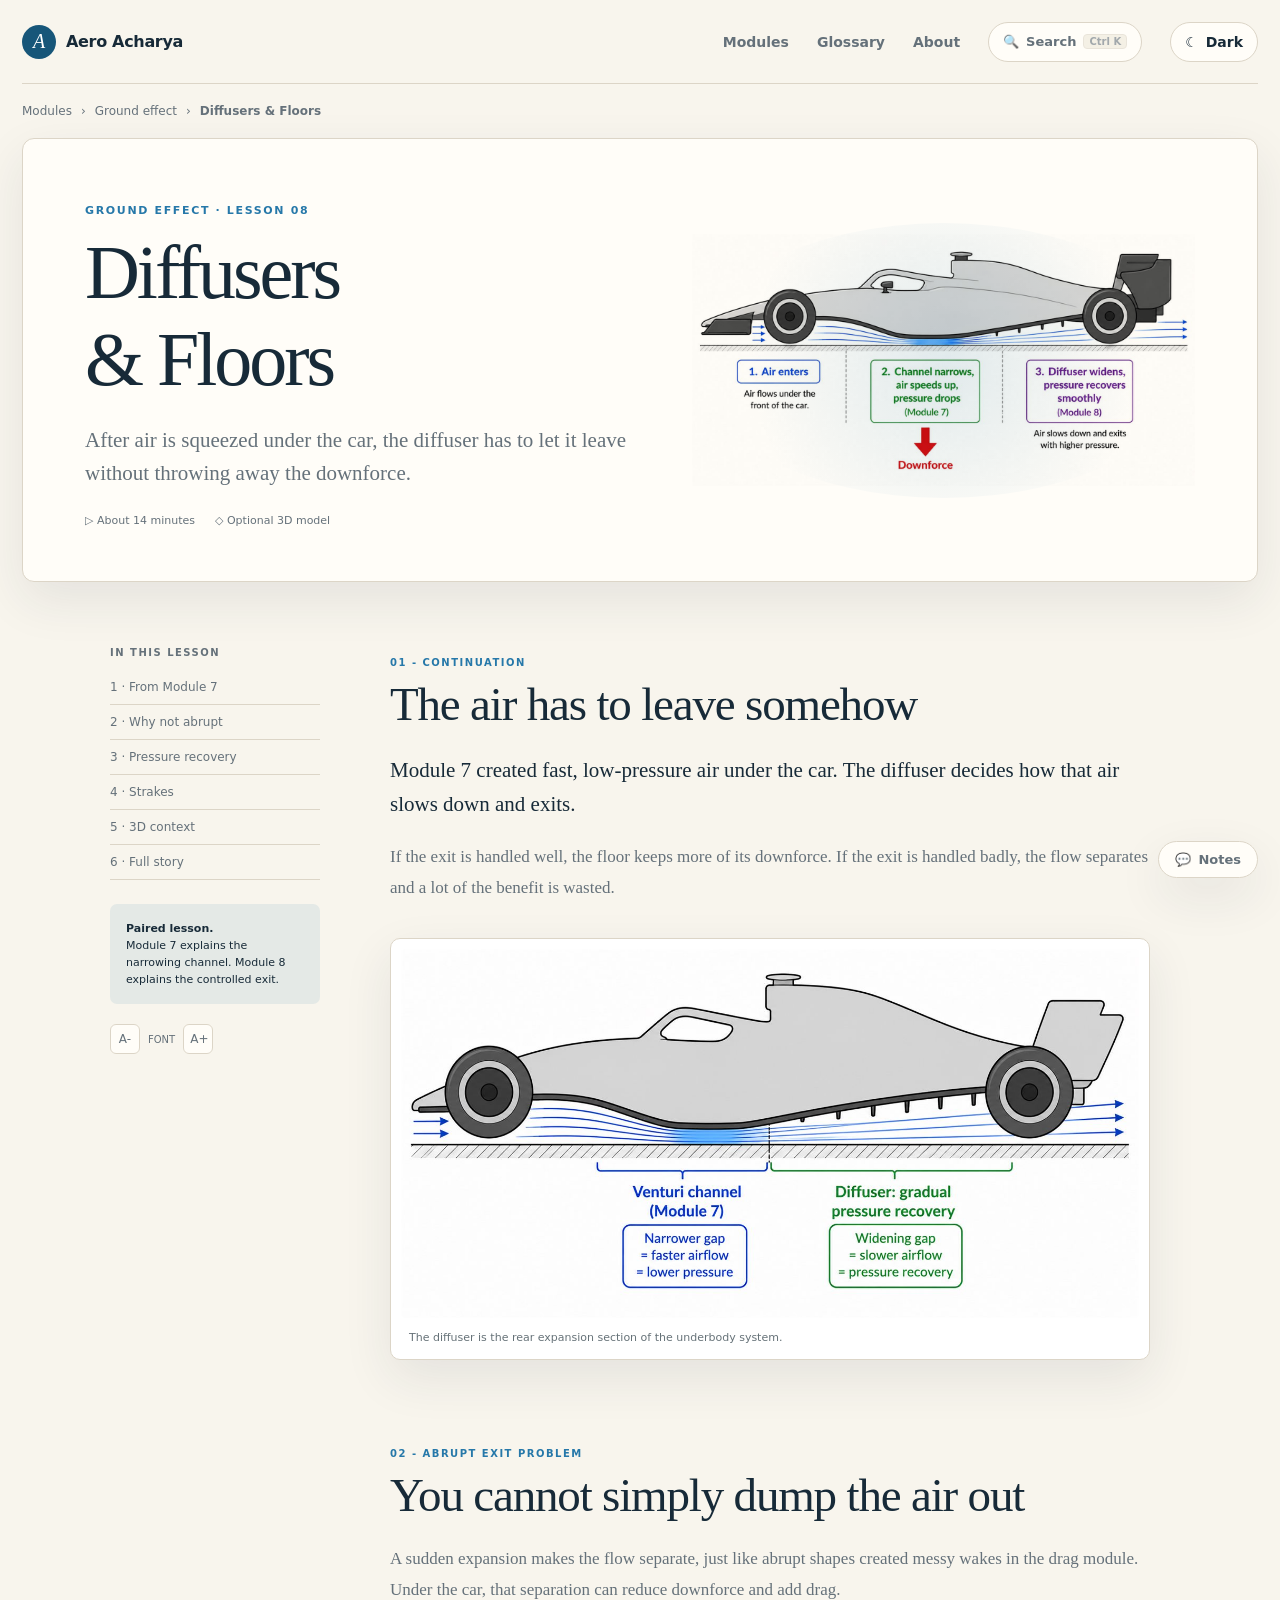
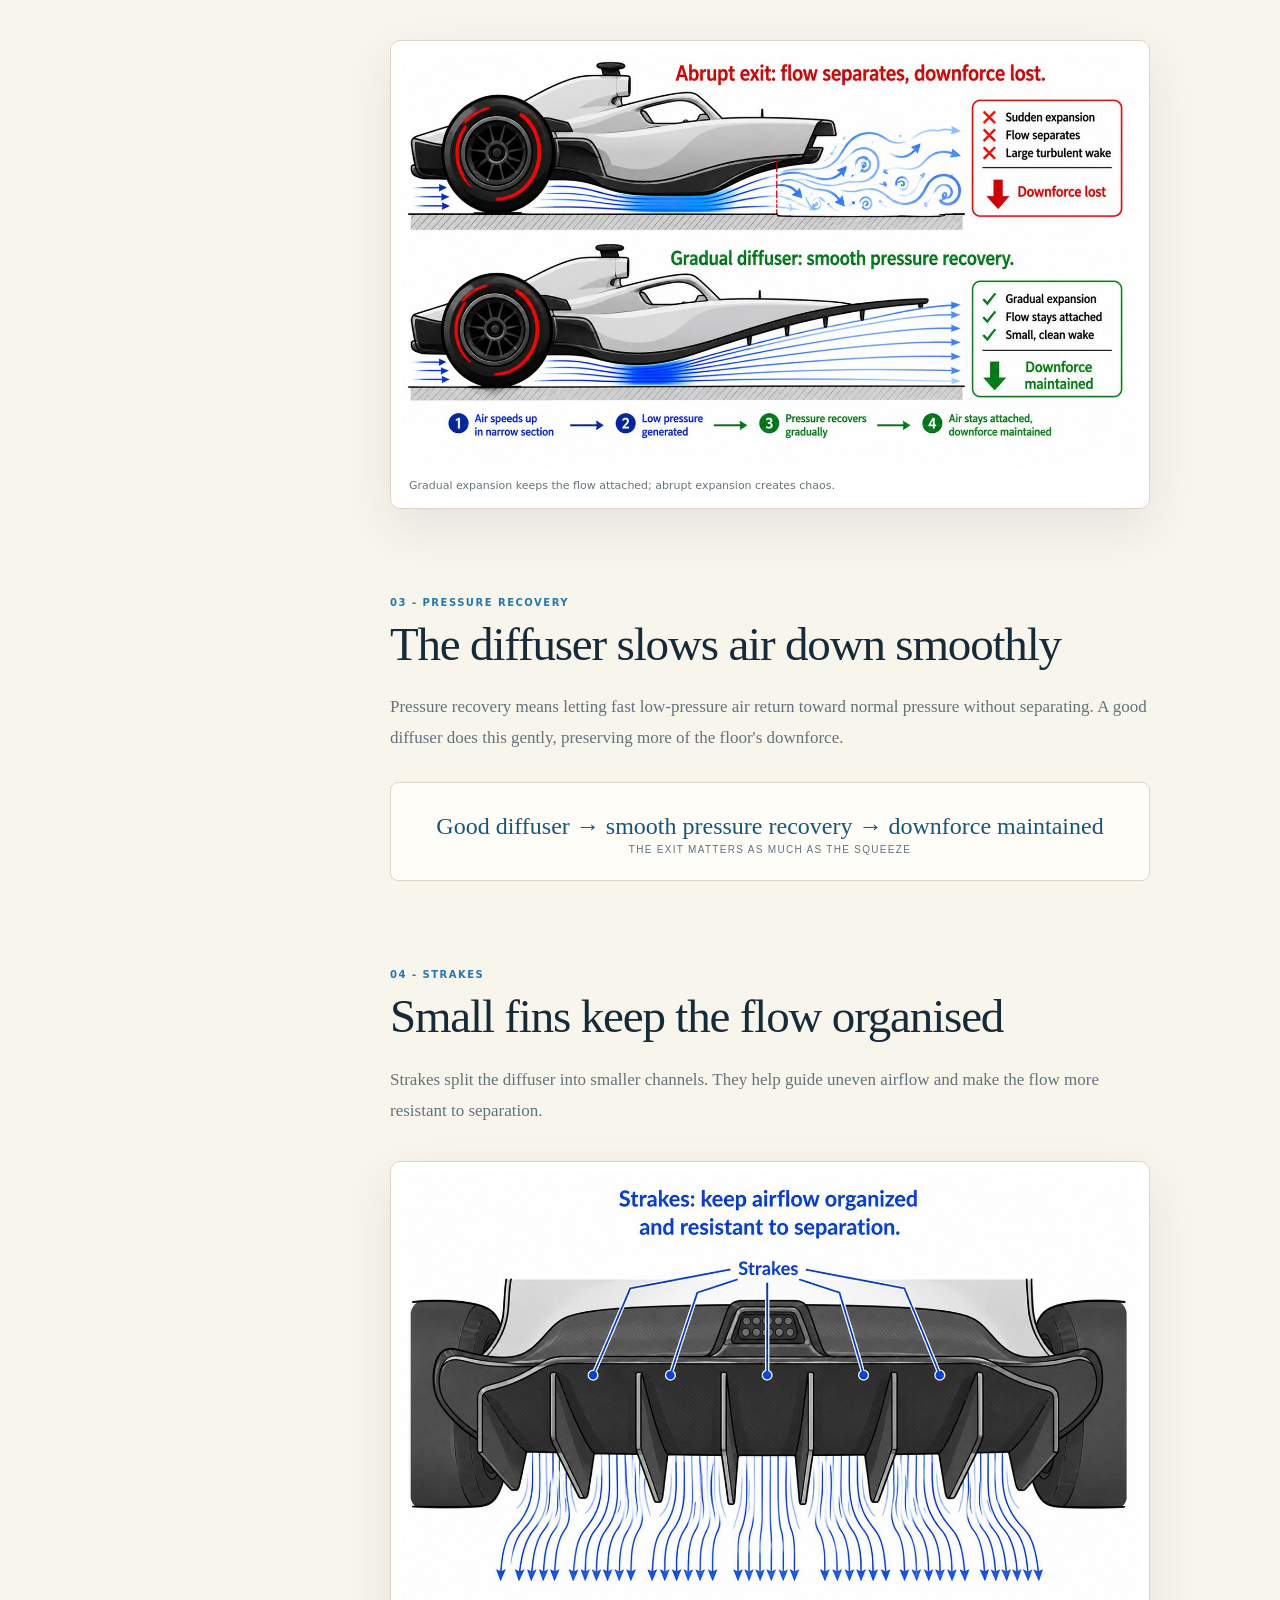
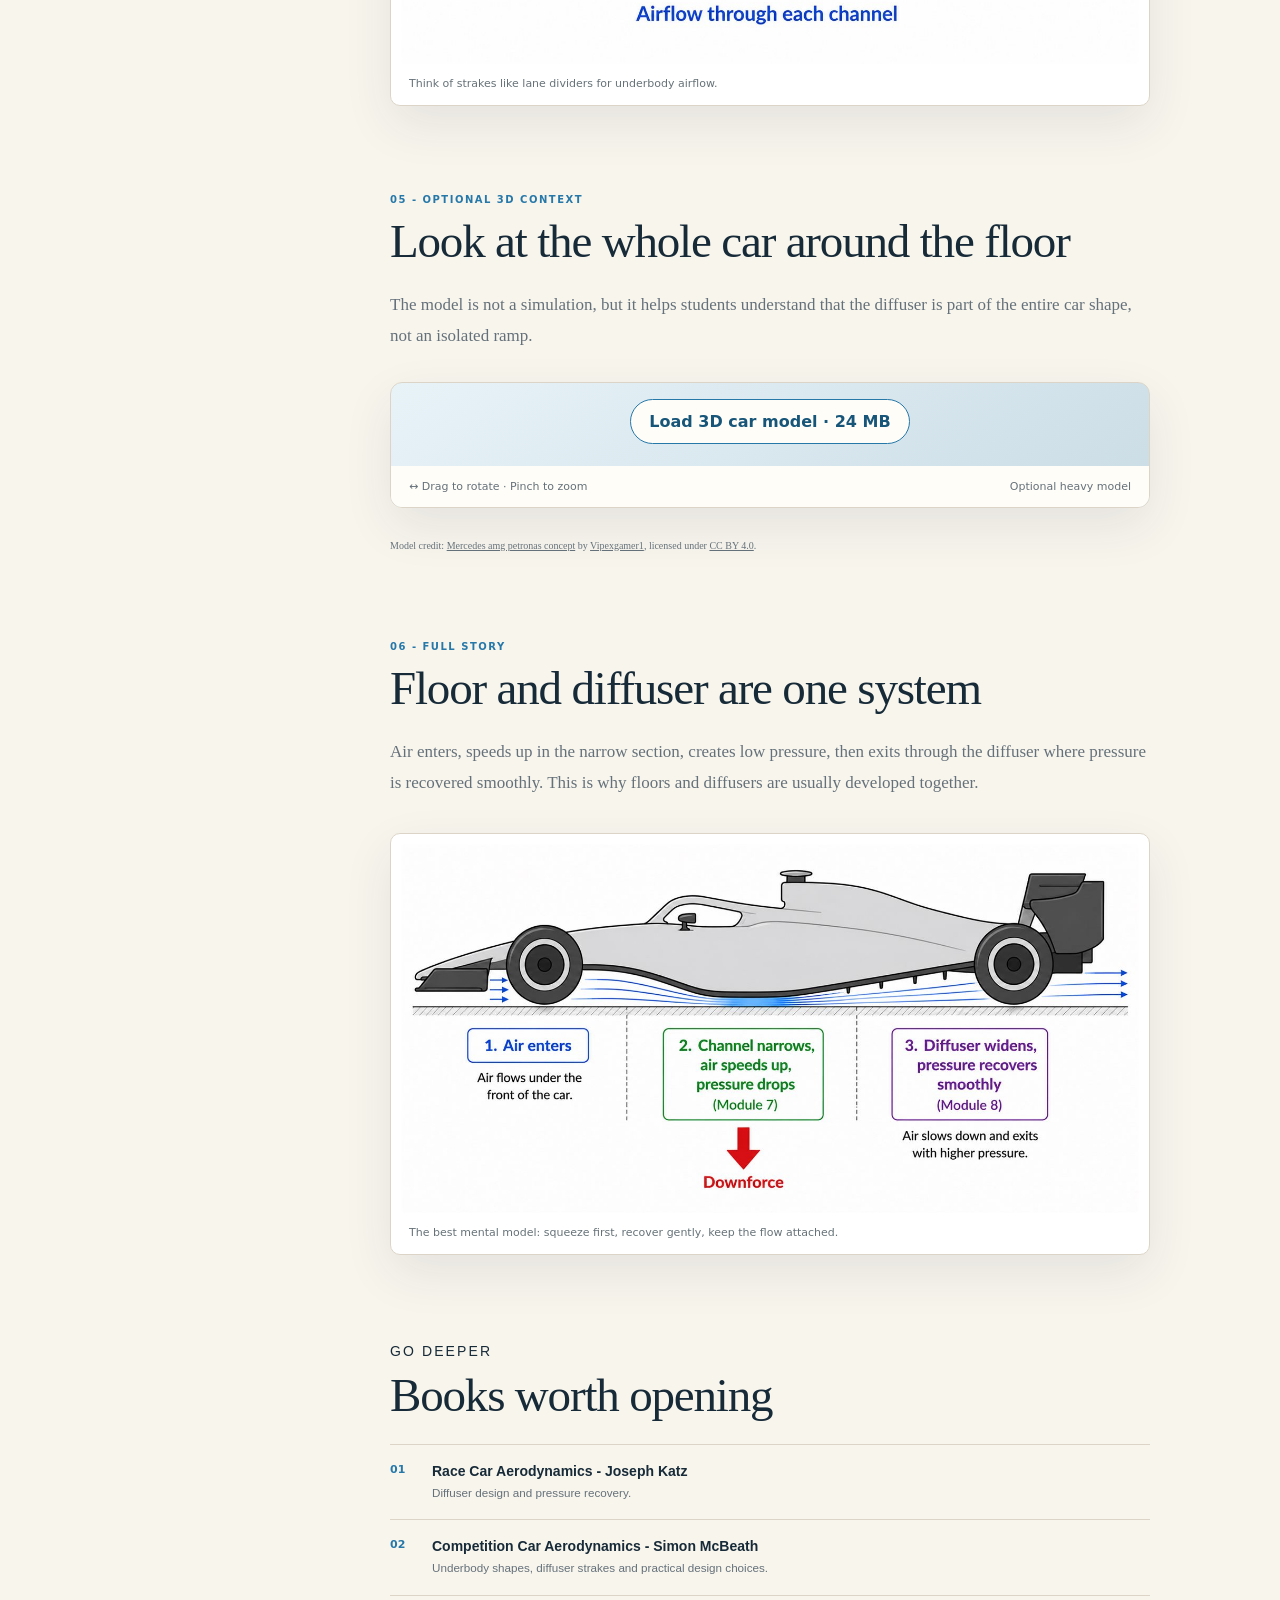
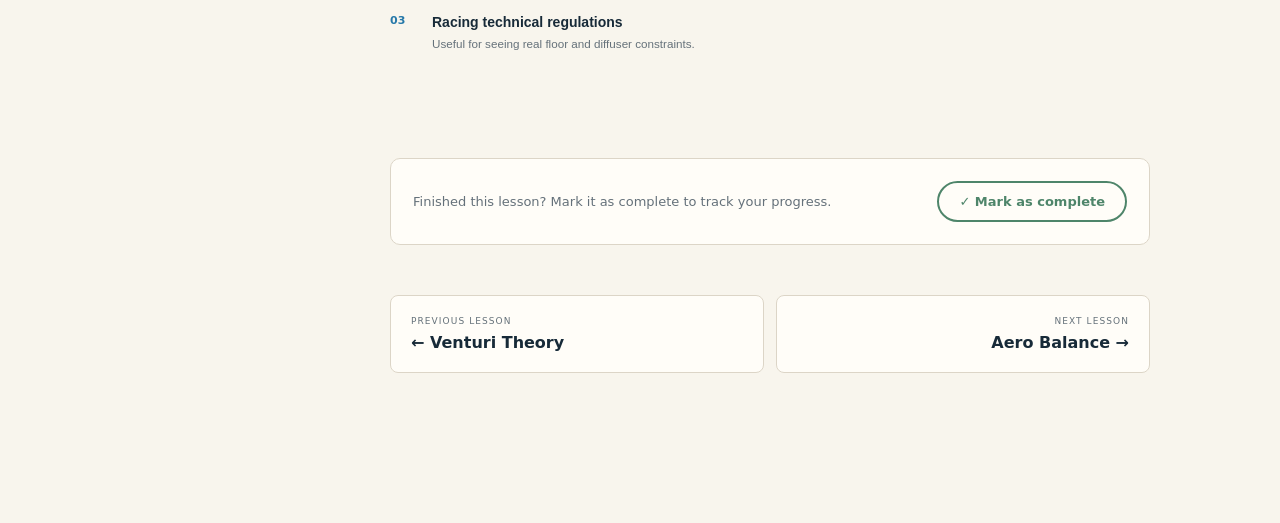
<file: modules/diffusers-floors/index.html>
﻿<!doctype html>
<html lang="en">
<head>
  <link rel="manifest" href="../../manifest.json">
  <meta name="theme-color" content="#175679">
  <meta charset="utf-8">
  <meta name="viewport" content="width=device-width,initial-scale=1">
      <link rel="icon" href="../../favicon.svg" type="image/svg+xml">
  <link rel="stylesheet" href="../../assets/styles.css">
  <script src="../../assets/search-index.js" defer></script>
  <script src="../../assets/quiz-data.js" defer></script>
  <script src="../../assets/site.js" defer></script>
  <script src="../../assets/search.js" defer></script>
  <script src="../../assets/quiz.js" defer></script>
  <script src="../../assets/enhancements.js" defer></script>
  <script src="../../assets/achievements.js" defer></script>
  <script src="../../assets/notes.js" defer></script>
  <script type="module" src="../../assets/model-viewer.min.js"></script>
<!-- SEO TAGS -->
  <title>Diffusers &amp; Floors | Aero Acharya by Divyanshu Choudhary</title>
  <meta name="description" content="Learn how diffusers and floors work together to create downforce.">
  <meta name="keywords" content="Aero Acharya, Divyanshu Choudhary, aerodynamics, aerodynamics course, learn aerodynamics, aerospace engineering, CFD basics, flight mechanics, aircraft design, motorsport aerodynamics">
  <link rel="canonical" href="https://aeroacharya.netlify.app/modules/diffusers-floors/index.html">
  
  <meta property="og:title" content="Diffusers &amp; Floors | Aero Acharya by Divyanshu Choudhary">
  <meta property="og:description" content="Learn how diffusers and floors work together to create downforce.">
  <meta property="og:url" content="https://aeroacharya.netlify.app/modules/diffusers-floors/index.html">
  <meta property="og:type" content="article">
  <meta property="og:site_name" content="Aero Acharya">
  
  <meta name="twitter:card" content="summary_large_image">
  <meta name="twitter:title" content="Diffusers &amp; Floors | Aero Acharya by Divyanshu Choudhary">
  <meta name="twitter:description" content="Learn how diffusers and floors work together to create downforce.">
  
  <meta name="author" content="Divyanshu Choudhary">
  
  <script type="application/ld+json">
  {
    "@context": "https://schema.org",
    "@type": "Course",
    "name": "Diffusers &amp; Floors | Aero Acharya by Divyanshu Choudhary",
    "description": "Learn how diffusers and floors work together to create downforce.",
    "provider": {
      "@type": "Person",
      "name": "Divyanshu Choudhary",
      "sameAs": "https://aeroacharya.netlify.app"
    }
  }
  </script>
  <!-- END SEO TAGS -->
<script async src="https://pagead2.googlesyndication.com/pagead/js/adsbygoogle.js?client=ca-pub-2757665908604833" crossorigin="anonymous"></script>
</head>
<body>
<div id="reading-progress-bar" style="position:fixed;top:0;left:0;width:100%;height:3px;z-index:998;background:transparent;pointer-events:none"><div id="reading-progress" style="height:100%;width:0;background:linear-gradient(90deg,var(--blue),var(--green));transition:width .1s linear"></div></div>
<header class="site-header wrap"><a class="brand" href="../../"><span class="brand-mark">A</span>Aero Acharya</a><nav data-nav><a href="../../#modules">Modules</a><a href="../../glossary.html">Glossary</a><a href="../../#about">About</a><button class="search-btn" data-search-open aria-label="Search lessons"><span>🔍</span><span>Search</span><kbd>Ctrl K</kbd></button><button class="theme-toggle" data-theme-toggle></button></nav></header>
<div class="breadcrumb wrap"><a href="../../">Modules</a><span>›</span><span>Ground effect</span><span>›</span><b>Diffusers &amp; Floors</b></div>
<header class="lesson-hero wrap"><div><p class="kicker">GROUND EFFECT · LESSON 08</p><h1>Diffusers<br>&amp; Floors</h1><p class="hook">After air is squeezed under the car, the diffuser has to let it leave without throwing away the downforce.</p><div class="lesson-meta"><span>▷ About 14 minutes</span><span>◇ Optional 3D model</span></div></div><div class="lesson-visual"><img src="../../assets/images/module-8/complete-ground-effect.jpg" alt="Complete ground effect story"></div></header>
<div class="lesson-layout"><aside class="toc"><span>IN THIS LESSON</span><a href="#continue">1 · From Module 7</a><a href="#exit">2 · Why not abrupt</a><a href="#recovery">3 · Pressure recovery</a><a href="#strakes">4 · Strakes</a><a href="#model">5 · 3D context</a><a href="#summary">6 · Full story</a><div class="toc-note"><b>Paired lesson.</b><br>Module 7 explains the narrowing channel. Module 8 explains the controlled exit.</div><div class="font-toggle"><button id="font-dec" aria-label="Decrease font size">A-</button><span>FONT</span><button id="font-inc" aria-label="Increase font size">A+</button></div></aside>
<article class="lesson">
<section id="continue"><p class="section-no">01 - CONTINUATION</p><h2>The air has to leave somehow</h2><p class="lead">Module 7 created fast, low-pressure air under the car. The diffuser decides how that air slows down and exits.</p><p>If the exit is handled well, the floor keeps more of its downforce. If the exit is handled badly, the flow separates and a lot of the benefit is wasted.</p><figure class="concept"><img loading="lazy" src="../../assets/images/module-8/venturi-diffuser.jpg" alt="Venturi channel and diffuser pressure recovery"><figcaption>The diffuser is the rear expansion section of the underbody system.</figcaption></figure></section>
<section id="exit"><p class="section-no">02 - ABRUPT EXIT PROBLEM</p><h2>You cannot simply dump the air out</h2><p>A sudden expansion makes the flow separate, just like abrupt shapes created messy wakes in the drag module. Under the car, that separation can reduce downforce and add drag.</p><figure class="concept"><img loading="lazy" src="../../assets/images/module-8/abrupt-gradual.jpg" alt="Abrupt exit versus gradual diffuser"><figcaption>Gradual expansion keeps the flow attached; abrupt expansion creates chaos.</figcaption></figure></section>
<section id="recovery"><p class="section-no">03 - PRESSURE RECOVERY</p><h2>The diffuser slows air down smoothly</h2><p>Pressure recovery means letting fast low-pressure air return toward normal pressure without separating. A good diffuser does this gently, preserving more of the floor&apos;s downforce.</p><div class="formula">Good diffuser → smooth pressure recovery → downforce maintained<small>THE EXIT MATTERS AS MUCH AS THE SQUEEZE</small></div></section>
<section id="strakes"><p class="section-no">04 - STRAKES</p><h2>Small fins keep the flow organised</h2><p>Strakes split the diffuser into smaller channels. They help guide uneven airflow and make the flow more resistant to separation.</p><figure class="concept"><img loading="lazy" src="../../assets/images/module-8/strakes.jpg" alt="Diffuser strakes organising airflow"><figcaption>Think of strakes like lane dividers for underbody airflow.</figcaption></figure></section>
<section id="model"><p class="section-no">05 - OPTIONAL 3D CONTEXT</p><h2>Look at the whole car around the floor</h2><p>The model is not a simulation, but it helps students understand that the diffuser is part of the entire car shape, not an isolated ramp.</p><div class="model-shell"><model-viewer loading="lazy" reveal="auto" alt="Interactive Mercedes AMG Petronas concept car model" camera-controls auto-rotate rotation-per-second="10deg" shadow-intensity="1" exposure="1.05" environment-image="neutral"><div class="loading-model" slot="poster">Model ready to load</div><p>Your browser cannot display the interactive model. The diagrams still work normally.</p></model-viewer><button class="model-load" data-load-model data-model-src="../../assets/models/mercedes-concept/scene.gltf">Load 3D car model · 24 MB</button><div class="model-tools"><span>↔ Drag to rotate · Pinch to zoom</span><span>Optional heavy model</span></div></div><p class="model-credit">Model credit: <a href="https://sketchfab.com/3d-models/mercedes-amg-petronas-concept-fbc17940319c40929776b52d17285990" target="_blank" rel="noopener">Mercedes amg petronas concept</a> by <a href="https://sketchfab.com/Vipexgamer1" target="_blank" rel="noopener">Vipexgamer1</a>, licensed under <a href="https://creativecommons.org/licenses/by/4.0/" target="_blank" rel="noopener">CC BY 4.0</a>.</p></section>
<section id="summary"><p class="section-no">06 - FULL STORY</p><h2>Floor and diffuser are one system</h2><p>Air enters, speeds up in the narrow section, creates low pressure, then exits through the diffuser where pressure is recovered smoothly. This is why floors and diffusers are usually developed together.</p><figure class="concept"><img loading="lazy" src="../../assets/images/module-8/complete-ground-effect.jpg" alt="Complete floor and diffuser story"><figcaption>The best mental model: squeeze first, recover gently, keep the flow attached.</figcaption></figure></section>
<section class="references"><p class="section-no">GO DEEPER</p><h2>Books worth opening</h2><div><span>01</span><p><b>Race Car Aerodynamics - Joseph Katz</b><small>Diffuser design and pressure recovery.</small></p></div><div><span>02</span><p><b>Competition Car Aerodynamics - Simon McBeath</b><small>Underbody shapes, diffuser strakes and practical design choices.</small></p></div><div><span>03</span><p><b>Racing technical regulations</b><small>Useful for seeing real floor and diffuser constraints.</small></p></div></section>
<div id="lesson-quiz"></div>
<div class="mark-complete-wrap"><p>Finished this lesson? Mark it as complete to track your progress.</p><button class="mark-complete-btn" aria-label="Mark lesson as complete">✓ Mark as complete</button></div>
<nav class="lesson-nav"><a href="../venturi-theory/"><small>PREVIOUS LESSON</small><b>← Venturi Theory</b></a><a href="../aero-balance/"><small>NEXT LESSON</small><b>Aero Balance →</b></a></nav>
</article></div><button id="back-to-top" aria-label="Back to top">↑ Top</button>
</body></html>
</file>
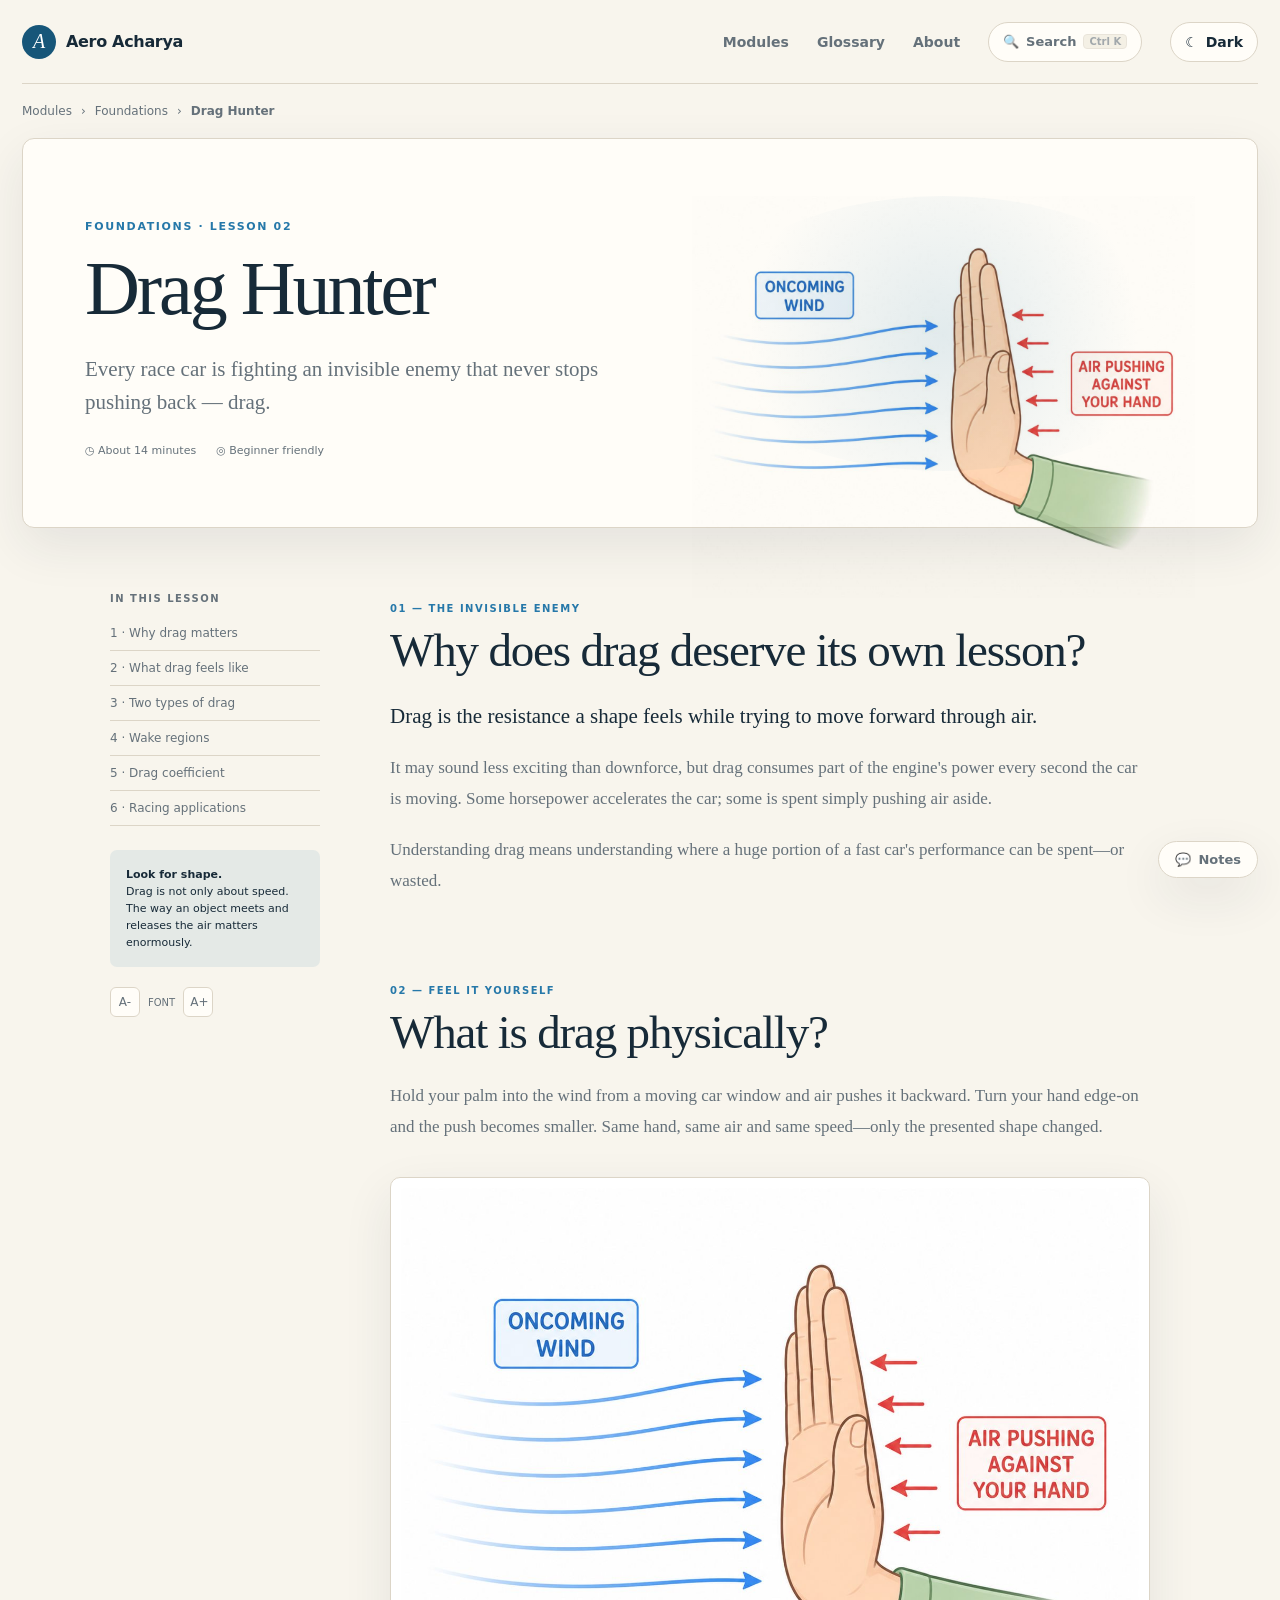
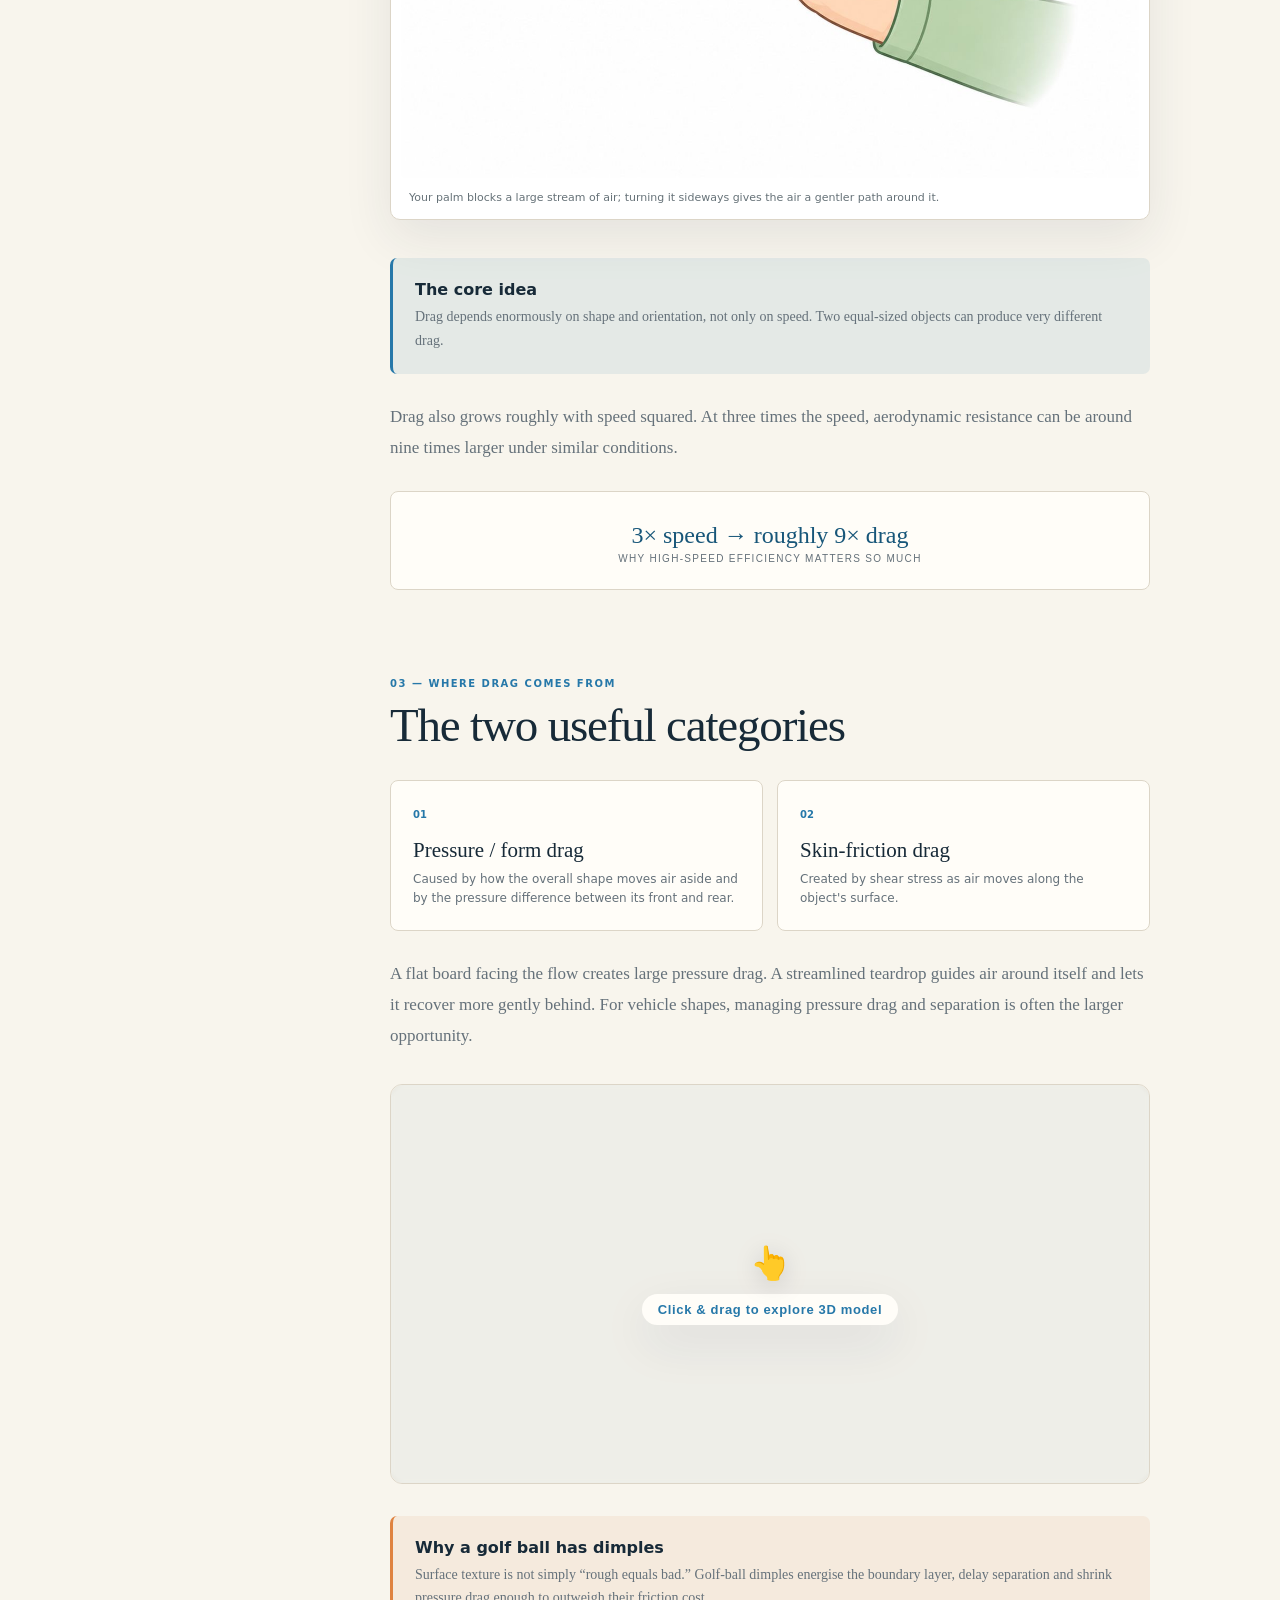
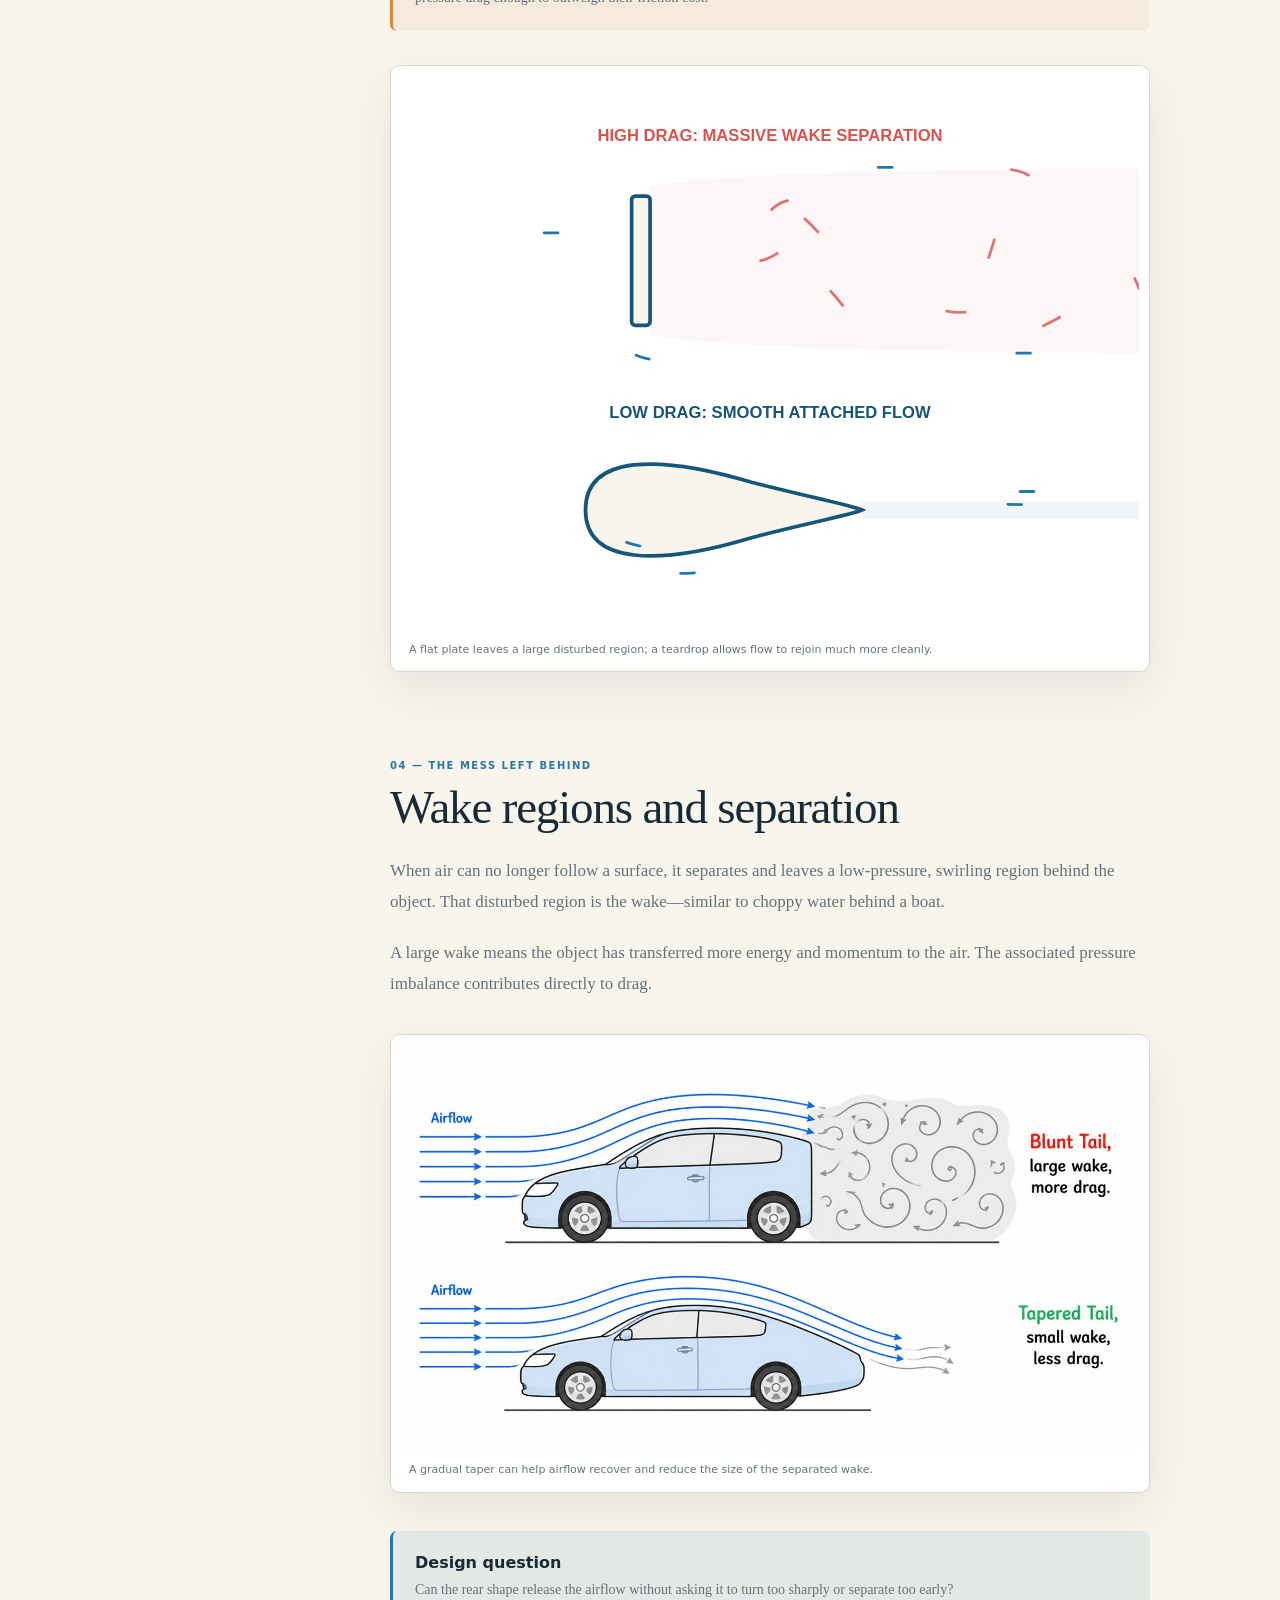
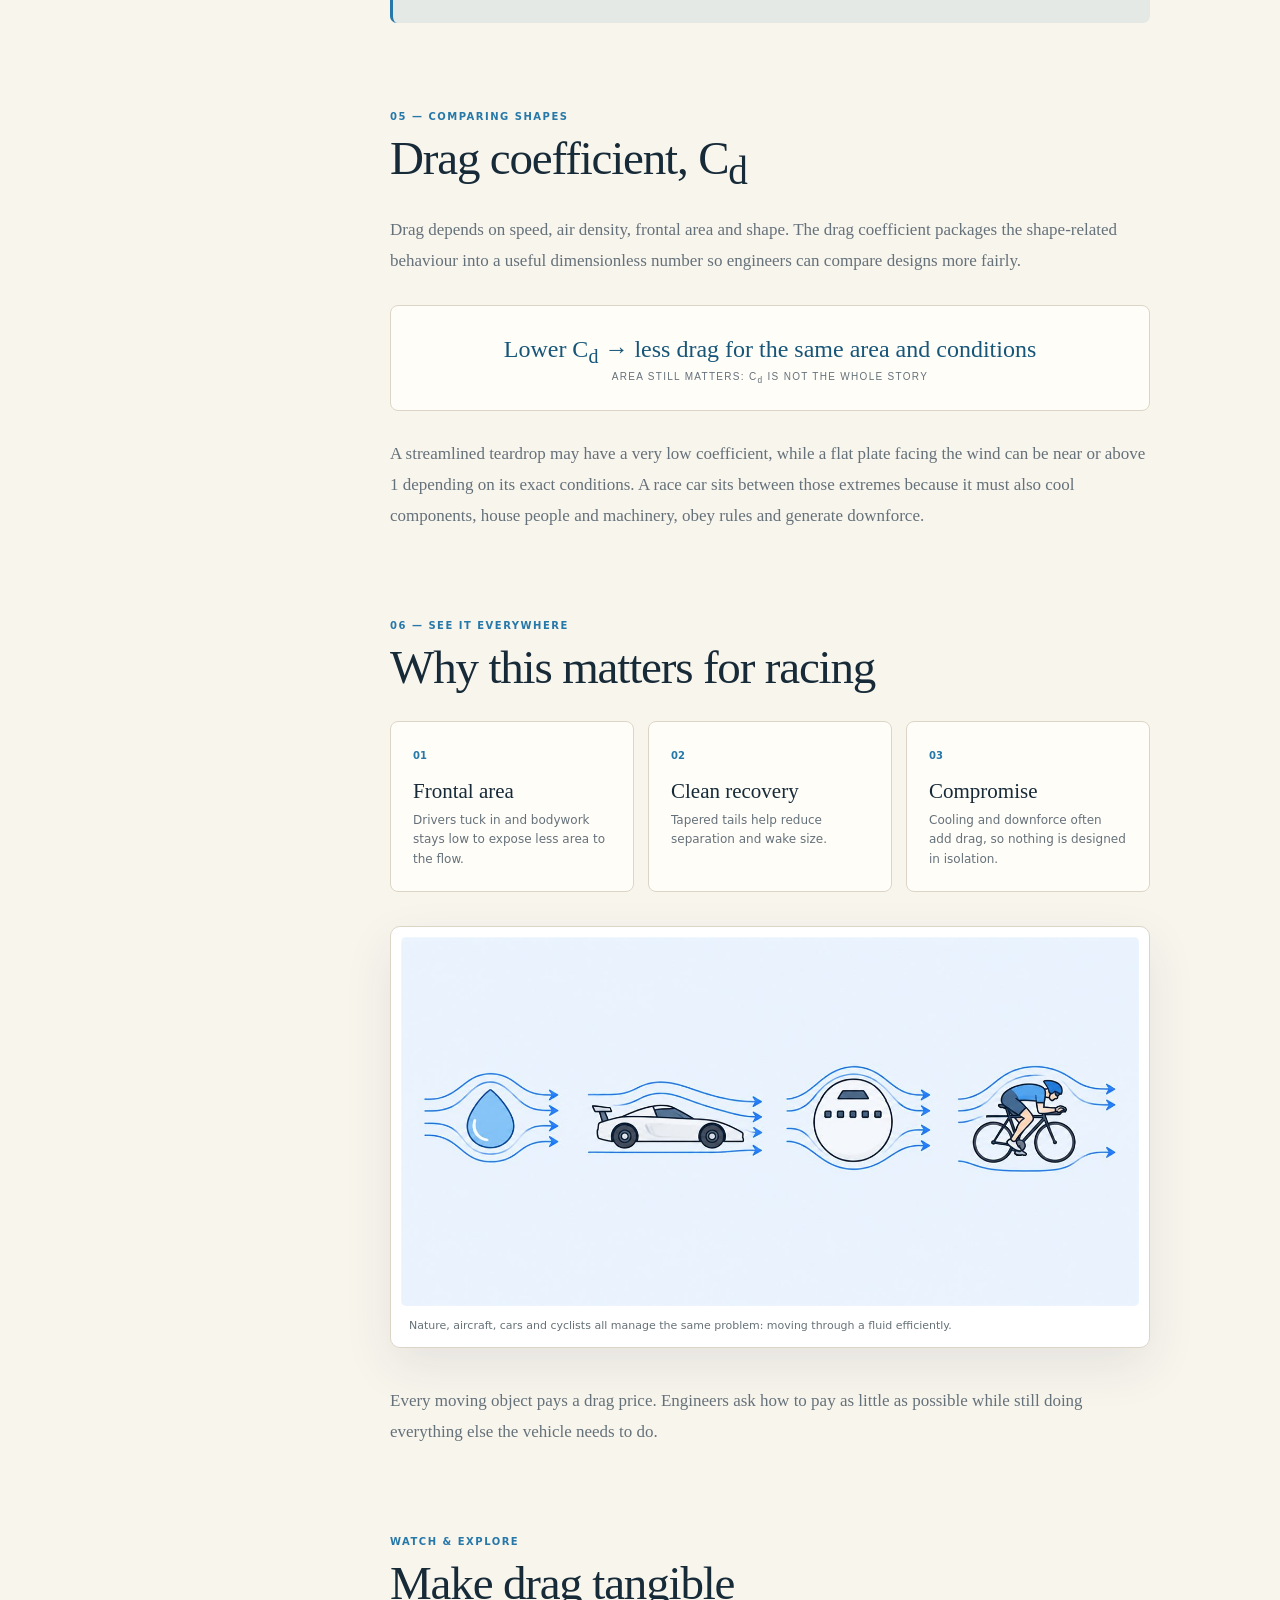
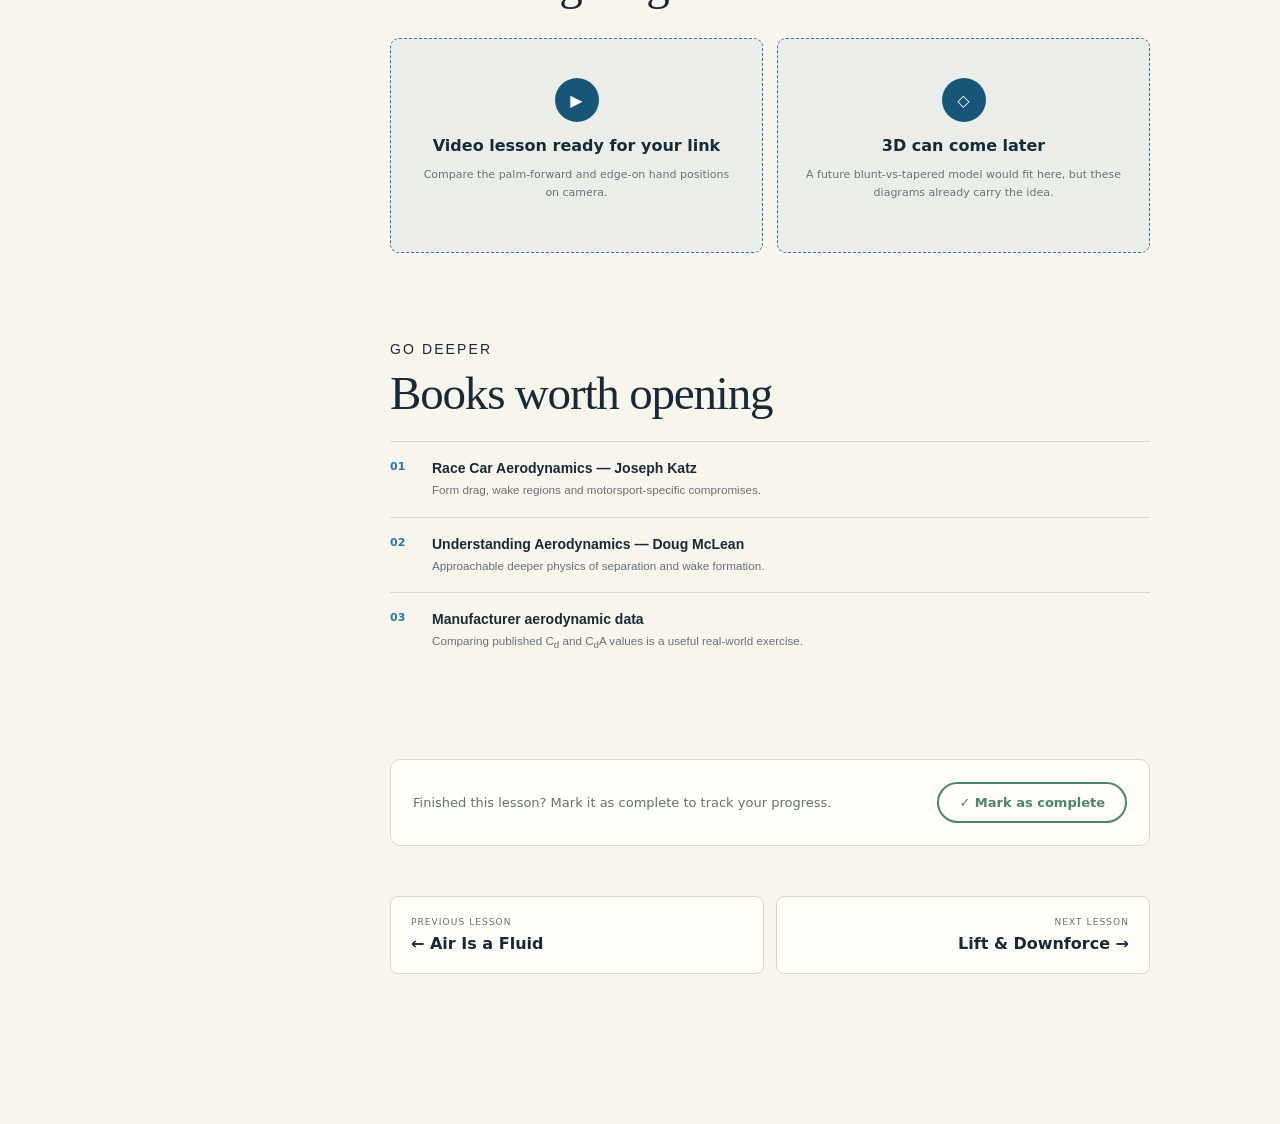
<file: modules/drag/index.html>
﻿<!doctype html><html lang="en"><head>
  <link rel="manifest" href="../../manifest.json">
  <meta name="theme-color" content="#175679"><meta charset="utf-8"><meta name="viewport" content="width=device-width,initial-scale=1"><link rel="icon" href="../../favicon.svg" type="image/svg+xml">
  <link rel="stylesheet" href="../../assets/styles.css"><script src="../../assets/search-index.js" defer></script><script src="../../assets/quiz-data.js" defer></script><script src="../../assets/site.js" defer></script><script src="../../assets/search.js" defer></script><script src="../../assets/quiz.js" defer></script>
  <script src="../../assets/enhancements.js" defer></script>
  <script src="../../assets/achievements.js" defer></script>
  <script src="../../assets/notes.js" defer></script>  <script type="module" src="../../assets/model-viewer.min.js" defer></script>
<!-- SEO TAGS -->
  <title>Drag Hunter — Aero Acharya | Aero Acharya by Divyanshu Choudhary</title>
  <meta name="description" content="Understand form drag, skin friction, wakes and drag coefficient through simple visual explanations.">
  <meta name="keywords" content="Aero Acharya, Divyanshu Choudhary, aerodynamics, aerodynamics course, learn aerodynamics, aerospace engineering, CFD basics, flight mechanics, aircraft design, motorsport aerodynamics">
  <link rel="canonical" href="https://aeroacharya.netlify.app/modules/drag/index.html">
  
  <meta property="og:title" content="Drag Hunter — Aero Acharya | Aero Acharya by Divyanshu Choudhary">
  <meta property="og:description" content="Understand form drag, skin friction, wakes and drag coefficient through simple visual explanations.">
  <meta property="og:url" content="https://aeroacharya.netlify.app/modules/drag/index.html">
  <meta property="og:type" content="article">
  <meta property="og:site_name" content="Aero Acharya">
  
  <meta name="twitter:card" content="summary_large_image">
  <meta name="twitter:title" content="Drag Hunter — Aero Acharya | Aero Acharya by Divyanshu Choudhary">
  <meta name="twitter:description" content="Understand form drag, skin friction, wakes and drag coefficient through simple visual explanations.">
  
  <meta name="author" content="Divyanshu Choudhary">
  
  <script type="application/ld+json">
  {
    "@context": "https://schema.org",
    "@type": "Course",
    "name": "Drag Hunter — Aero Acharya | Aero Acharya by Divyanshu Choudhary",
    "description": "Understand form drag, skin friction, wakes and drag coefficient through simple visual explanations.",
    "provider": {
      "@type": "Person",
      "name": "Divyanshu Choudhary",
      "sameAs": "https://aeroacharya.netlify.app"
    }
  }
  </script>
  <!-- END SEO TAGS -->
<script async src="https://pagead2.googlesyndication.com/pagead/js/adsbygoogle.js?client=ca-pub-2757665908604833" crossorigin="anonymous"></script>
</head><body>
<div id="reading-progress-bar" style="position:fixed;top:0;left:0;width:100%;height:3px;z-index:998;background:transparent;pointer-events:none"><div id="reading-progress" style="height:100%;width:0;background:linear-gradient(90deg,var(--blue),var(--green));transition:width .1s linear"></div></div>
<header class="site-header wrap"><a class="brand" href="../../"><span class="brand-mark">A</span>Aero Acharya</a><button class="menu-button" data-menu aria-label="Open menu">☰</button><nav data-nav><a href="../../#modules">Modules</a><a href="../../glossary.html">Glossary</a><a href="../../#about">About</a><button class="search-btn" data-search-open aria-label="Search lessons"><span>🔍</span><span>Search</span><kbd>Ctrl K</kbd></button><button class="theme-toggle" data-theme-toggle></button></nav></header>
<div class="breadcrumb wrap"><a href="../../">Modules</a><span>›</span><span>Foundations</span><span>›</span><b>Drag Hunter</b></div>
<header class="lesson-hero wrap"><div><p class="kicker">FOUNDATIONS · LESSON 02</p><h1>Drag Hunter</h1><p class="hook">Every race car is fighting an invisible enemy that never stops pushing back — drag.</p><div class="lesson-meta"><span>◷ About 14 minutes</span><span>◎ Beginner friendly</span></div></div><div class="lesson-visual"><img src="../../assets/images/module-2/hand-drag.jpg" alt="Air pushing against a hand" width="1400" height="1134"></div></header>
<div class="lesson-layout"><aside class="toc"><span>IN THIS LESSON</span><a href="#why">1 · Why drag matters</a><a href="#physical">2 · What drag feels like</a><a href="#types">3 · Two types of drag</a><a href="#wake">4 · Wake regions</a><a href="#cd">5 · Drag coefficient</a><a href="#racing">6 · Racing applications</a><div class="toc-note"><b>Look for shape.</b><br>Drag is not only about speed. The way an object meets and releases the air matters enormously.</div><div class="font-toggle"><button id="font-dec" aria-label="Decrease font size">A-</button><span>FONT</span><button id="font-inc" aria-label="Increase font size">A+</button></div></aside>
<article class="lesson">
<section id="why"><p class="section-no">01 — THE INVISIBLE ENEMY</p><h2>Why does drag deserve its own lesson?</h2><p class="lead">Drag is the resistance a shape feels while trying to move forward through air.</p><p>It may sound less exciting than downforce, but drag consumes part of the engine&apos;s power every second the car is moving. Some horsepower accelerates the car; some is spent simply pushing air aside.</p><p>Understanding drag means understanding where a huge portion of a fast car&apos;s performance can be spent—or wasted.</p></section>
<section id="physical"><p class="section-no">02 — FEEL IT YOURSELF</p><h2>What is drag physically?</h2><p>Hold your palm into the wind from a moving car window and air pushes it backward. Turn your hand edge-on and the push becomes smaller. Same hand, same air and same speed—only the presented shape changed.</p><figure class="concept"><img loading="lazy" src="../../assets/images/module-2/hand-drag.jpg" alt="Oncoming wind pushing against a flat hand" width="1400" height="1134"><figcaption>Your palm blocks a large stream of air; turning it sideways gives the air a gentler path around it.</figcaption></figure><div class="idea"><b>The core idea</b><p>Drag depends enormously on shape and orientation, not only on speed. Two equal-sized objects can produce very different drag.</p></div><p>Drag also grows roughly with speed squared. At three times the speed, aerodynamic resistance can be around nine times larger under similar conditions.</p><div class="formula">3× speed → roughly 9× drag<small>WHY HIGH-SPEED EFFICIENCY MATTERS SO MUCH</small></div></section>
<section id="types"><p class="section-no">03 — WHERE DRAG COMES FROM</p><h2>The two useful categories</h2><div class="two-cards"><div class="info-card"><span>01</span><b>Pressure / form drag</b><p>Caused by how the overall shape moves air aside and by the pressure difference between its front and rear.</p></div><div class="info-card"><span>02</span><b>Skin-friction drag</b><p>Created by shear stress as air moves along the object&apos;s surface.</p></div></div><p>A flat board facing the flow creates large pressure drag. A streamlined teardrop guides air around itself and lets it recover more gently behind. For vehicle shapes, managing pressure drag and separation is often the larger opportunity.</p><div class="model-container"><model-viewer src="../../assets/models/placeholder-1.glb" camera-controls auto-rotate shadow-intensity="1" alt="A 3D aerodynamic model" loading="lazy" reveal="interaction"></model-viewer><div class="model-overlay" onclick="this.classList.add('hidden')"><span class="model-overlay-icon">👆</span><span class="model-overlay-text">Click &amp; drag to explore 3D model</span></div></div><div class="note"><b>Why a golf ball has dimples</b><p>Surface texture is not simply “rough equals bad.” Golf-ball dimples energise the boundary layer, delay separation and shrink pressure drag enough to outweigh their friction cost.</p></div><figure class="concept"><img loading="lazy" src="../../assets/images/module-2/shape-drag-animated.svg" alt="Animated high, medium and low drag shapes" width="800" height="600"><figcaption>A flat plate leaves a large disturbed region; a teardrop allows flow to rejoin much more cleanly.</figcaption></figure></section>
<section id="wake"><p class="section-no">04 — THE MESS LEFT BEHIND</p><h2>Wake regions and separation</h2><p>When air can no longer follow a surface, it separates and leaves a low-pressure, swirling region behind the object. That disturbed region is the wake—similar to choppy water behind a boat.</p><p>A large wake means the object has transferred more energy and momentum to the air. The associated pressure imbalance contributes directly to drag.</p><figure class="concept"><img loading="lazy" src="../../assets/images/module-2/tail-wake.jpg" alt="Blunt car tail with large wake compared with a tapered tail" width="1696" height="962"><figcaption>A gradual taper can help airflow recover and reduce the size of the separated wake.</figcaption></figure><div class="idea"><b>Design question</b><p>Can the rear shape release the airflow without asking it to turn too sharply or separate too early?</p></div></section>
<section id="cd"><p class="section-no">05 — COMPARING SHAPES</p><h2>Drag coefficient, C<sub>d</sub></h2><p>Drag depends on speed, air density, frontal area and shape. The drag coefficient packages the shape-related behaviour into a useful dimensionless number so engineers can compare designs more fairly.</p><div class="formula">Lower C<sub>d</sub> → less drag for the same area and conditions<small>AREA STILL MATTERS: C<sub>d</sub> IS NOT THE WHOLE STORY</small></div><p>A streamlined teardrop may have a very low coefficient, while a flat plate facing the wind can be near or above 1 depending on its exact conditions. A race car sits between those extremes because it must also cool components, house people and machinery, obey rules and generate downforce.</p></section>
<section id="racing"><p class="section-no">06 — SEE IT EVERYWHERE</p><h2>Why this matters for racing</h2><div class="three-cards"><div class="info-card"><span>01</span><b>Frontal area</b><p>Drivers tuck in and bodywork stays low to expose less area to the flow.</p></div><div class="info-card"><span>02</span><b>Clean recovery</b><p>Tapered tails help reduce separation and wake size.</p></div><div class="info-card"><span>03</span><b>Compromise</b><p>Cooling and downforce often add drag, so nothing is designed in isolation.</p></div></div><figure class="concept"><img loading="lazy" src="../../assets/images/module-2/real-world-shapes.jpg" alt="Streamlined droplet, car, aircraft and cyclist" width="1776" height="887"><figcaption>Nature, aircraft, cars and cyclists all manage the same problem: moving through a fluid efficiently.</figcaption></figure><p>Every moving object pays a drag price. Engineers ask how to pay as little as possible while still doing everything else the vehicle needs to do.</p></section>
<section><p class="section-no">WATCH &amp; EXPLORE</p><h2>Make drag tangible</h2><div class="media-grid"><div class="media-box"><span>▶</span><b>Video lesson ready for your link</b><p>Compare the palm-forward and edge-on hand positions on camera.</p></div><div class="media-box"><span>◇</span><b>3D can come later</b><p>A future blunt-vs-tapered model would fit here, but these diagrams already carry the idea.</p></div></div></section>
<section class="references"><p class="section-no">GO DEEPER</p><h2>Books worth opening</h2><div><span>01</span><p><b>Race Car Aerodynamics — Joseph Katz</b><small>Form drag, wake regions and motorsport-specific compromises.</small></p></div><div><span>02</span><p><b>Understanding Aerodynamics — Doug McLean</b><small>Approachable deeper physics of separation and wake formation.</small></p></div><div><span>03</span><p><b>Manufacturer aerodynamic data</b><small>Comparing published C<sub>d</sub> and C<sub>d</sub>A values is a useful real-world exercise.</small></p></div></section>
<div id="lesson-quiz"></div>
<div class="mark-complete-wrap"><p>Finished this lesson? Mark it as complete to track your progress.</p><button class="mark-complete-btn" aria-label="Mark lesson as complete">✓ Mark as complete</button></div>
<nav class="lesson-nav"><a href="../air-is-a-fluid/"><small>PREVIOUS LESSON</small><b>← Air Is a Fluid</b></a><a href="../lift-downforce/"><small>NEXT LESSON</small><b>Lift &amp; Downforce →</b></a></nav>
</article></div><button id="back-to-top" aria-label="Back to top">↑ Top</button>
</body></html>
</file>
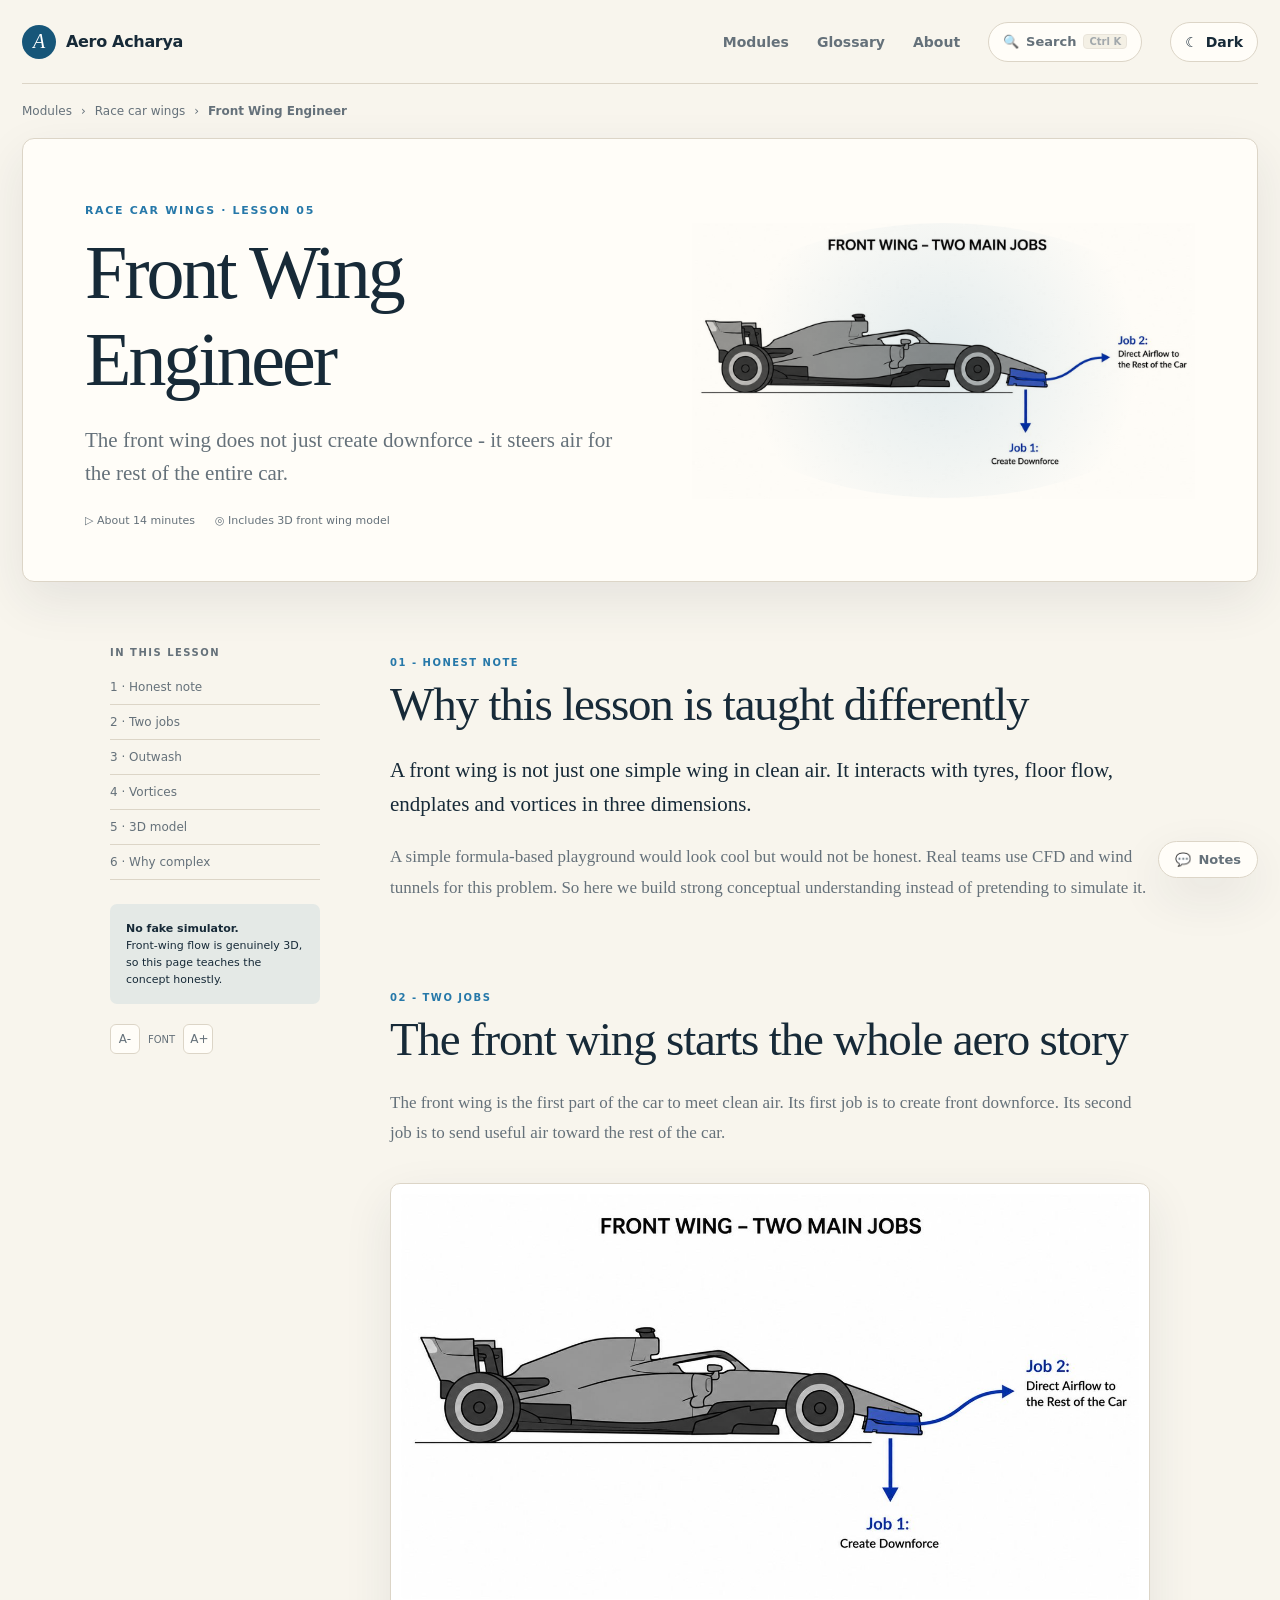
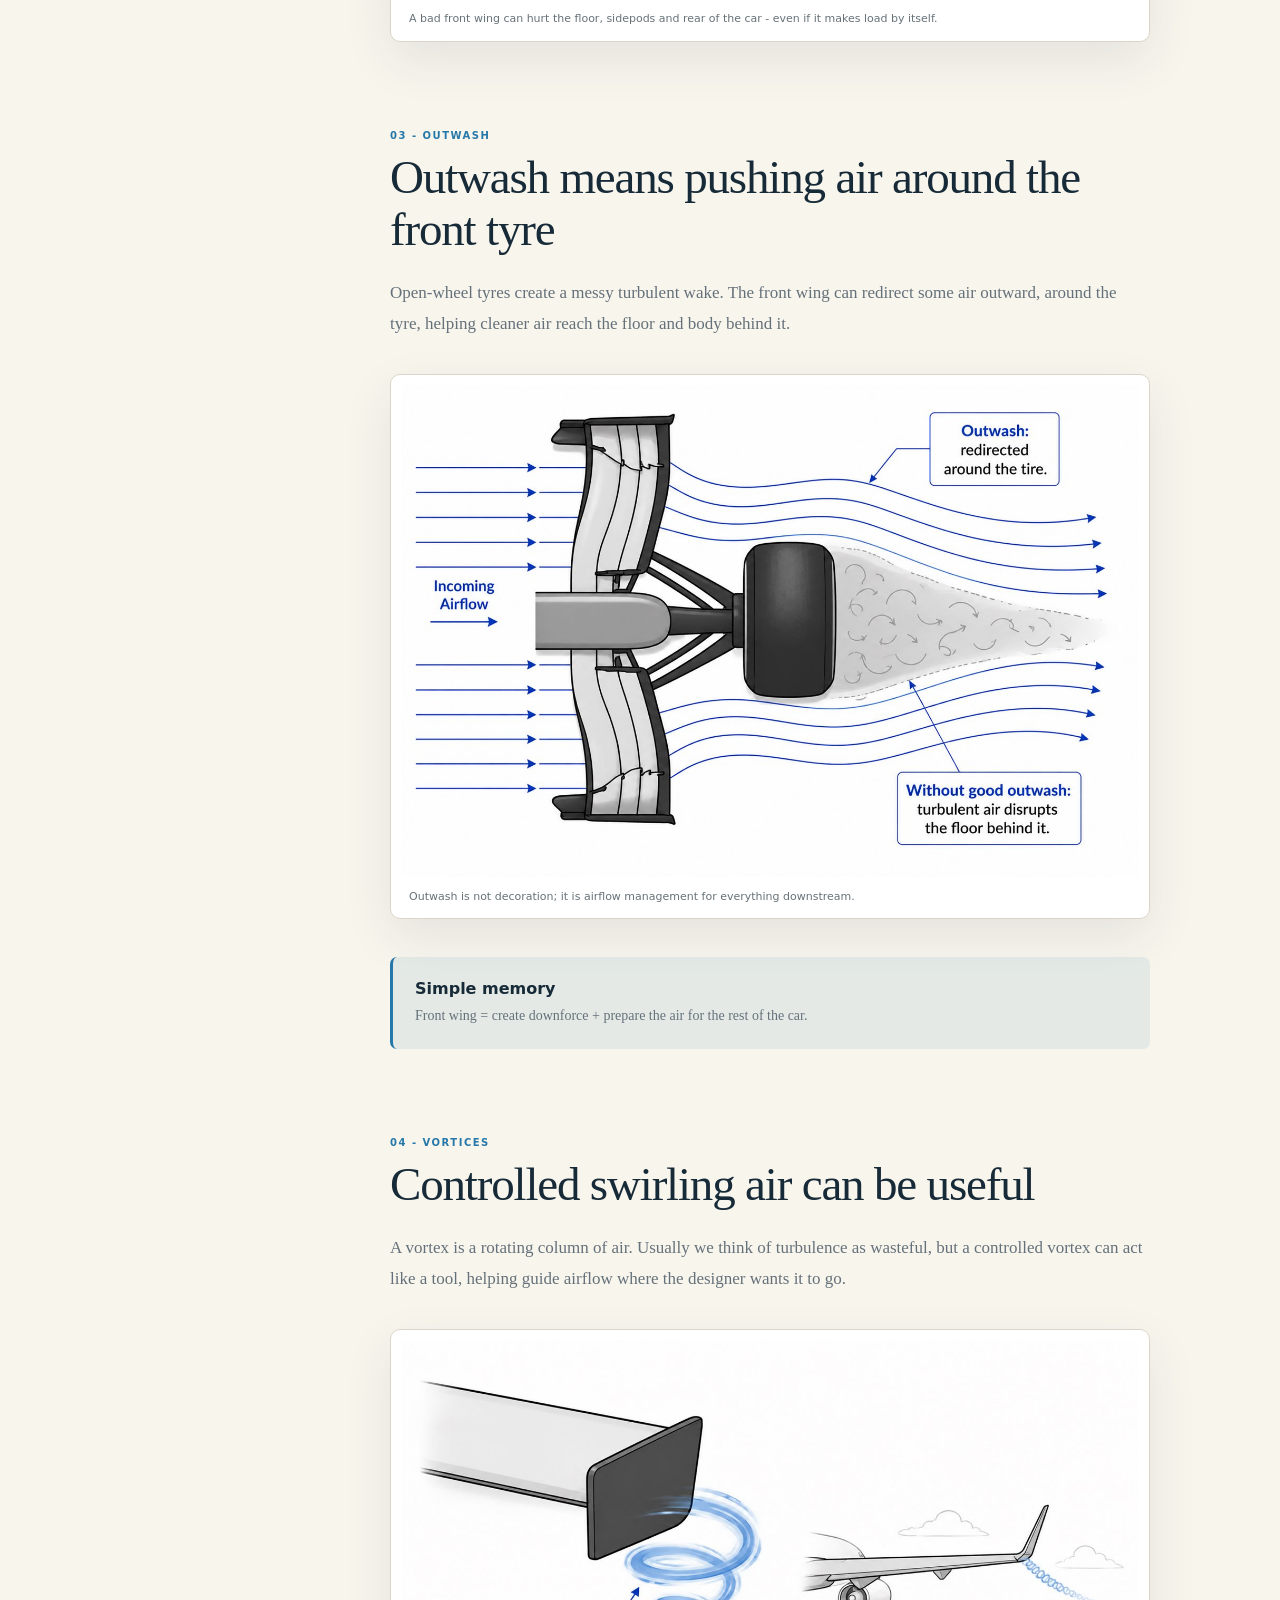
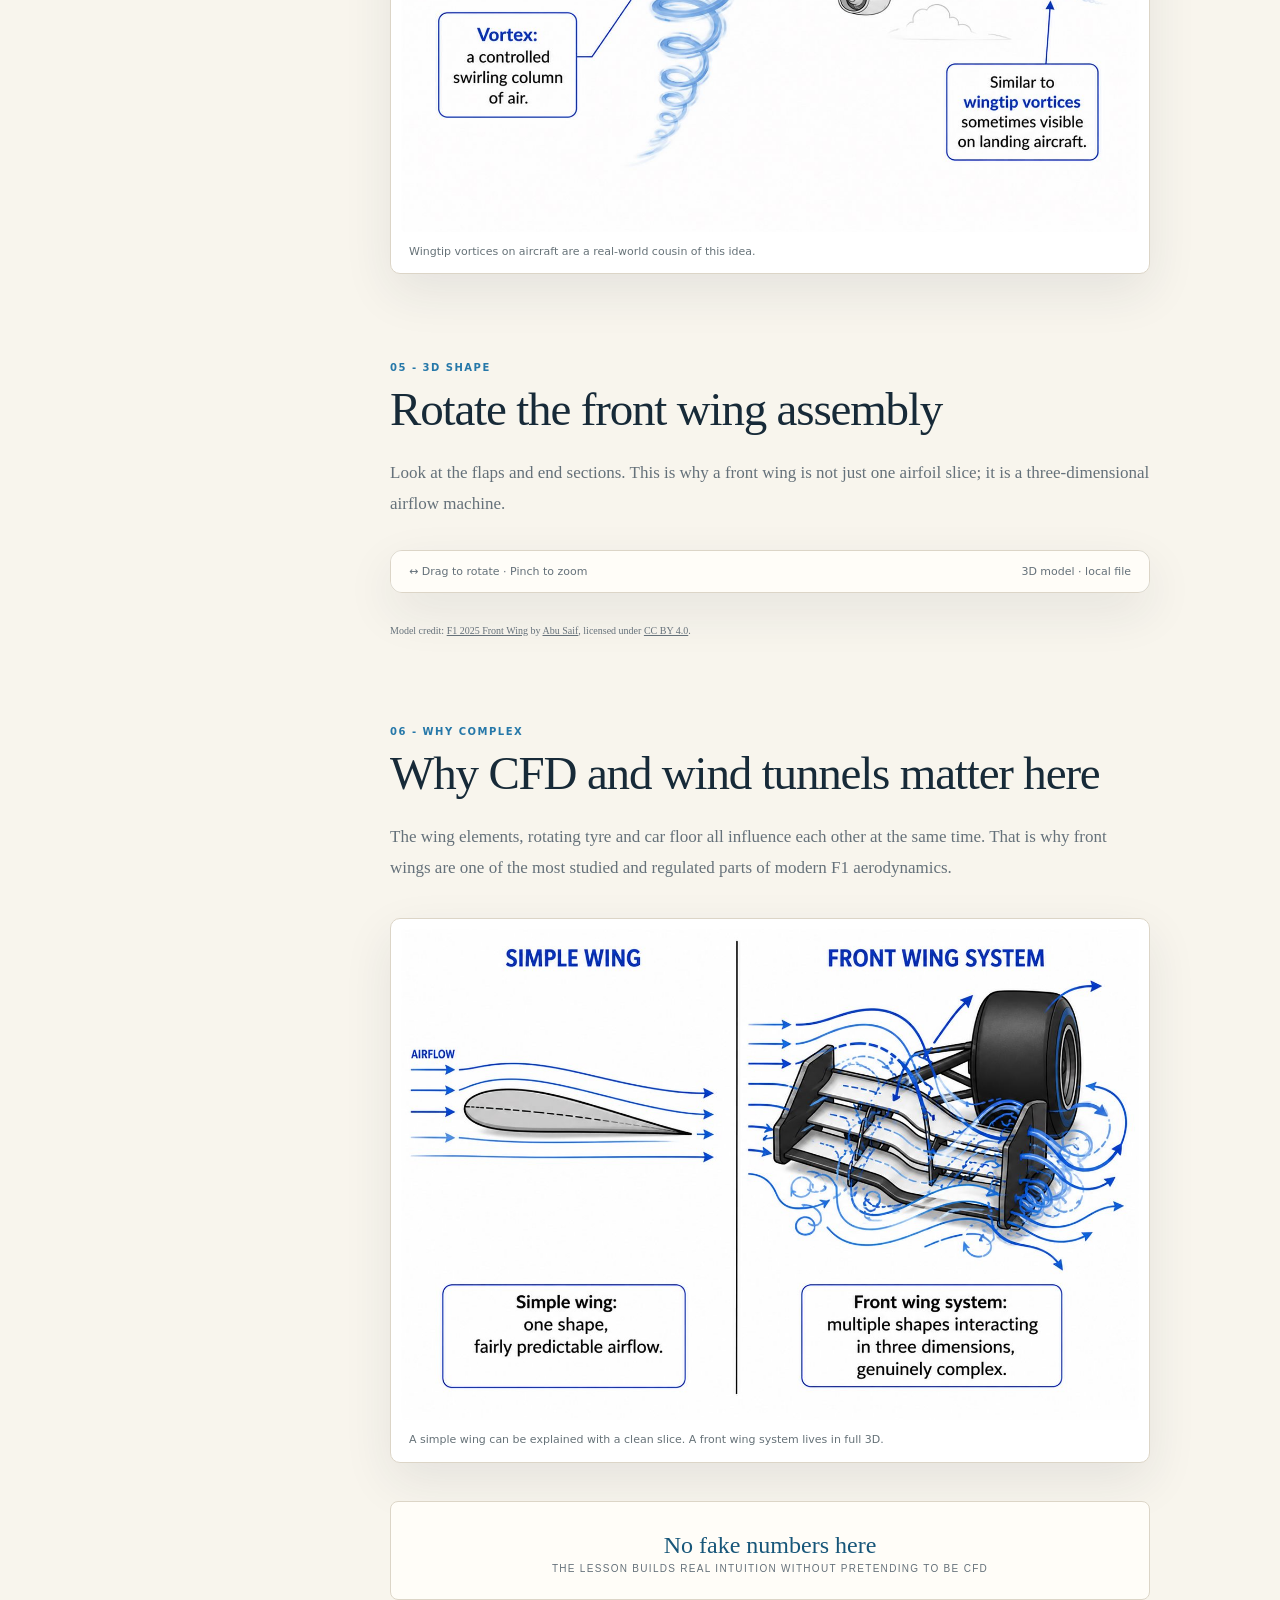
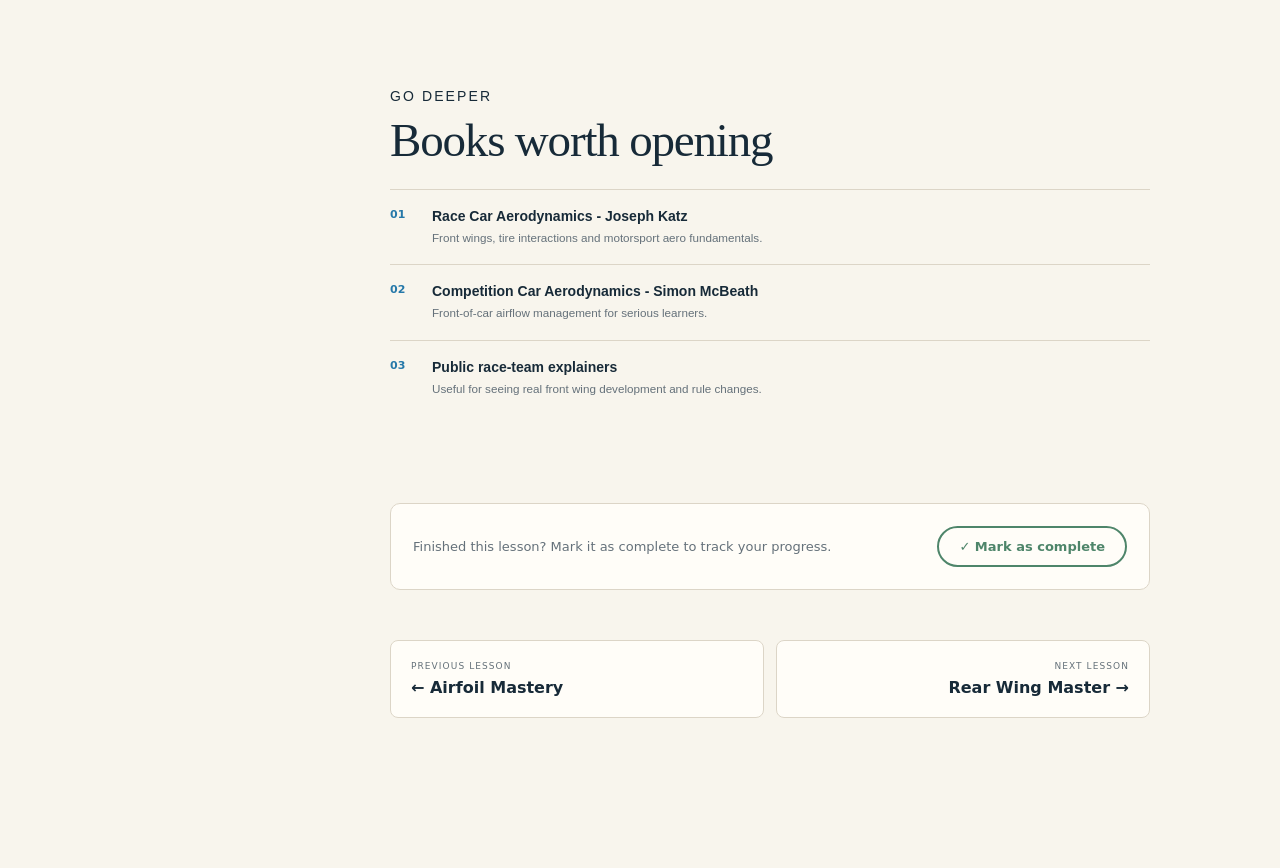
<file: modules/front-wing-engineer/index.html>
﻿<!doctype html>
<html lang="en">
<head>
  <link rel="manifest" href="../../manifest.json">
  <meta name="theme-color" content="#175679">
  <meta charset="utf-8">
  <meta name="viewport" content="width=device-width,initial-scale=1">
      <link rel="icon" href="../../favicon.svg" type="image/svg+xml">
  <link rel="stylesheet" href="../../assets/styles.css">
  <script src="../../assets/search-index.js" defer></script>
  <script src="../../assets/quiz-data.js" defer></script>
  <script src="../../assets/site.js" defer></script>
  <script src="../../assets/search.js" defer></script>
  <script src="../../assets/quiz.js" defer></script>
  <script src="../../assets/enhancements.js" defer></script>
  <script src="../../assets/achievements.js" defer></script>
  <script src="../../assets/notes.js" defer></script>
  <script type="module" src="../../assets/model-viewer.min.js"></script>
<!-- SEO TAGS -->
  <title>Front Wing Engineer | Aero Acharya by Divyanshu Choudhary</title>
  <meta name="description" content="Understand front wing downforce, outwash, vortices and why simple CFD-style promises are avoided here.">
  <meta name="keywords" content="Aero Acharya, Divyanshu Choudhary, aerodynamics, aerodynamics course, learn aerodynamics, aerospace engineering, CFD basics, flight mechanics, aircraft design, motorsport aerodynamics">
  <link rel="canonical" href="https://aeroacharya.netlify.app/modules/front-wing-engineer/index.html">
  
  <meta property="og:title" content="Front Wing Engineer | Aero Acharya by Divyanshu Choudhary">
  <meta property="og:description" content="Understand front wing downforce, outwash, vortices and why simple CFD-style promises are avoided here.">
  <meta property="og:url" content="https://aeroacharya.netlify.app/modules/front-wing-engineer/index.html">
  <meta property="og:type" content="article">
  <meta property="og:site_name" content="Aero Acharya">
  
  <meta name="twitter:card" content="summary_large_image">
  <meta name="twitter:title" content="Front Wing Engineer | Aero Acharya by Divyanshu Choudhary">
  <meta name="twitter:description" content="Understand front wing downforce, outwash, vortices and why simple CFD-style promises are avoided here.">
  
  <meta name="author" content="Divyanshu Choudhary">
  
  <script type="application/ld+json">
  {
    "@context": "https://schema.org",
    "@type": "Course",
    "name": "Front Wing Engineer | Aero Acharya by Divyanshu Choudhary",
    "description": "Understand front wing downforce, outwash, vortices and why simple CFD-style promises are avoided here.",
    "provider": {
      "@type": "Person",
      "name": "Divyanshu Choudhary",
      "sameAs": "https://aeroacharya.netlify.app"
    }
  }
  </script>
  <!-- END SEO TAGS -->
<script async src="https://pagead2.googlesyndication.com/pagead/js/adsbygoogle.js?client=ca-pub-2757665908604833" crossorigin="anonymous"></script>
</head>
<body>
<div id="reading-progress-bar" style="position:fixed;top:0;left:0;width:100%;height:3px;z-index:998;background:transparent;pointer-events:none"><div id="reading-progress" style="height:100%;width:0;background:linear-gradient(90deg,var(--blue),var(--green));transition:width .1s linear"></div></div>
<header class="site-header wrap"><a class="brand" href="../../"><span class="brand-mark">A</span>Aero Acharya</a><button class="menu-button" data-menu aria-label="Open menu">☰</button><nav data-nav><a href="../../#modules">Modules</a><a href="../../glossary.html">Glossary</a><a href="../../#about">About</a><button class="search-btn" data-search-open aria-label="Search lessons"><span>🔍</span><span>Search</span><kbd>Ctrl K</kbd></button><button class="theme-toggle" data-theme-toggle></button></nav></header>
<div class="breadcrumb wrap"><a href="../../">Modules</a><span>›</span><span>Race car wings</span><span>›</span><b>Front Wing Engineer</b></div>
<header class="lesson-hero wrap"><div><p class="kicker">RACE CAR WINGS · LESSON 05</p><h1>Front Wing<br>Engineer</h1><p class="hook">The front wing does not just create downforce - it steers air for the rest of the entire car.</p><div class="lesson-meta"><span>▷ About 14 minutes</span><span>◎ Includes 3D front wing model</span></div></div><div class="lesson-visual"><img src="../../assets/images/module-5/front-wing-jobs.jpg" alt="Front wing two jobs"></div></header>
<div class="lesson-layout"><aside class="toc"><span>IN THIS LESSON</span><a href="#honest">1 · Honest note</a><a href="#jobs">2 · Two jobs</a><a href="#outwash">3 · Outwash</a><a href="#vortices">4 · Vortices</a><a href="#model">5 · 3D model</a><a href="#complex">6 · Why complex</a><div class="toc-note"><b>No fake simulator.</b><br>Front-wing flow is genuinely 3D, so this page teaches the concept honestly.</div><div class="font-toggle"><button id="font-dec" aria-label="Decrease font size">A-</button><span>FONT</span><button id="font-inc" aria-label="Increase font size">A+</button></div></aside>
<article class="lesson">
<section id="honest"><p class="section-no">01 - HONEST NOTE</p><h2>Why this lesson is taught differently</h2><p class="lead">A front wing is not just one simple wing in clean air. It interacts with tyres, floor flow, endplates and vortices in three dimensions.</p><p>A simple formula-based playground would look cool but would not be honest. Real teams use CFD and wind tunnels for this problem. So here we build strong conceptual understanding instead of pretending to simulate it.</p></section>
<section id="jobs"><p class="section-no">02 - TWO JOBS</p><h2>The front wing starts the whole aero story</h2><p>The front wing is the first part of the car to meet clean air. Its first job is to create front downforce. Its second job is to send useful air toward the rest of the car.</p><figure class="concept"><img loading="lazy" src="../../assets/images/module-5/front-wing-jobs.jpg" alt="Front wing creates downforce and directs airflow"><figcaption>A bad front wing can hurt the floor, sidepods and rear of the car - even if it makes load by itself.</figcaption></figure></section>
<section id="outwash"><p class="section-no">03 - OUTWASH</p><h2>Outwash means pushing air around the front tyre</h2><p>Open-wheel tyres create a messy turbulent wake. The front wing can redirect some air outward, around the tyre, helping cleaner air reach the floor and body behind it.</p><figure class="concept"><img loading="lazy" src="../../assets/images/module-5/outwash.jpg" alt="Outwash around a front tyre"><figcaption>Outwash is not decoration; it is airflow management for everything downstream.</figcaption></figure><div class="idea"><b>Simple memory</b><p>Front wing = create downforce + prepare the air for the rest of the car.</p></div></section>
<section id="vortices"><p class="section-no">04 - VORTICES</p><h2>Controlled swirling air can be useful</h2><p>A vortex is a rotating column of air. Usually we think of turbulence as wasteful, but a controlled vortex can act like a tool, helping guide airflow where the designer wants it to go.</p><figure class="concept"><img loading="lazy" src="../../assets/images/module-5/vortex.jpg" alt="A vortex near a wing endplate"><figcaption>Wingtip vortices on aircraft are a real-world cousin of this idea.</figcaption></figure></section>
<section id="model"><p class="section-no">05 - 3D SHAPE</p><h2>Rotate the front wing assembly</h2><p>Look at the flaps and end sections. This is why a front wing is not just one airfoil slice; it is a three-dimensional airflow machine.</p><div class="model-shell"><model-viewer loading="lazy" reveal="auto" src="../../assets/models/front-wing/scene.gltf" alt="Interactive 3D model of a 2025 Formula 1 front wing" camera-controls auto-rotate rotation-per-second="12deg" shadow-intensity="1" exposure="1.05" environment-image="neutral" interaction-prompt="auto"><div class="loading-model" slot="poster">Loading the front wing...</div><p>Your browser cannot display the interactive model. The diagrams still work normally.</p></model-viewer><div class="model-tools"><span>↔ Drag to rotate · Pinch to zoom</span><span>3D model · local file</span></div></div><p class="model-credit">Model credit: <a href="https://sketchfab.com/3d-models/f1-2025-front-wing-ba9861fc63f64aa6ab29b0235c934f5d" target="_blank" rel="noopener">F1 2025 Front Wing</a> by <a href="https://sketchfab.com/abuhossain844" target="_blank" rel="noopener">Abu Saif</a>, licensed under <a href="https://creativecommons.org/licenses/by/4.0/" target="_blank" rel="noopener">CC BY 4.0</a>.</p></section>
<section id="complex"><p class="section-no">06 - WHY COMPLEX</p><h2>Why CFD and wind tunnels matter here</h2><p>The wing elements, rotating tyre and car floor all influence each other at the same time. That is why front wings are one of the most studied and regulated parts of modern F1 aerodynamics.</p><figure class="concept"><img loading="lazy" src="../../assets/images/module-5/front-wing-complexity.jpg" alt="Simple wing versus complex front wing system"><figcaption>A simple wing can be explained with a clean slice. A front wing system lives in full 3D.</figcaption></figure><div class="formula">No fake numbers here<small>THE LESSON BUILDS REAL INTUITION WITHOUT PRETENDING TO BE CFD</small></div></section>
<section class="references"><p class="section-no">GO DEEPER</p><h2>Books worth opening</h2><div><span>01</span><p><b>Race Car Aerodynamics - Joseph Katz</b><small>Front wings, tire interactions and motorsport aero fundamentals.</small></p></div><div><span>02</span><p><b>Competition Car Aerodynamics - Simon McBeath</b><small>Front-of-car airflow management for serious learners.</small></p></div><div><span>03</span><p><b>Public race-team explainers</b><small>Useful for seeing real front wing development and rule changes.</small></p></div></section>
<div id="lesson-quiz"></div>
<div class="mark-complete-wrap"><p>Finished this lesson? Mark it as complete to track your progress.</p><button class="mark-complete-btn" aria-label="Mark lesson as complete">✓ Mark as complete</button></div>
<nav class="lesson-nav"><a href="../airfoil-mastery/"><small>PREVIOUS LESSON</small><b>← Airfoil Mastery</b></a><a href="../rear-wing-master/"><small>NEXT LESSON</small><b>Rear Wing Master →</b></a></nav>
</article></div><button id="back-to-top" aria-label="Back to top">↑ Top</button>
</body></html>
</file>
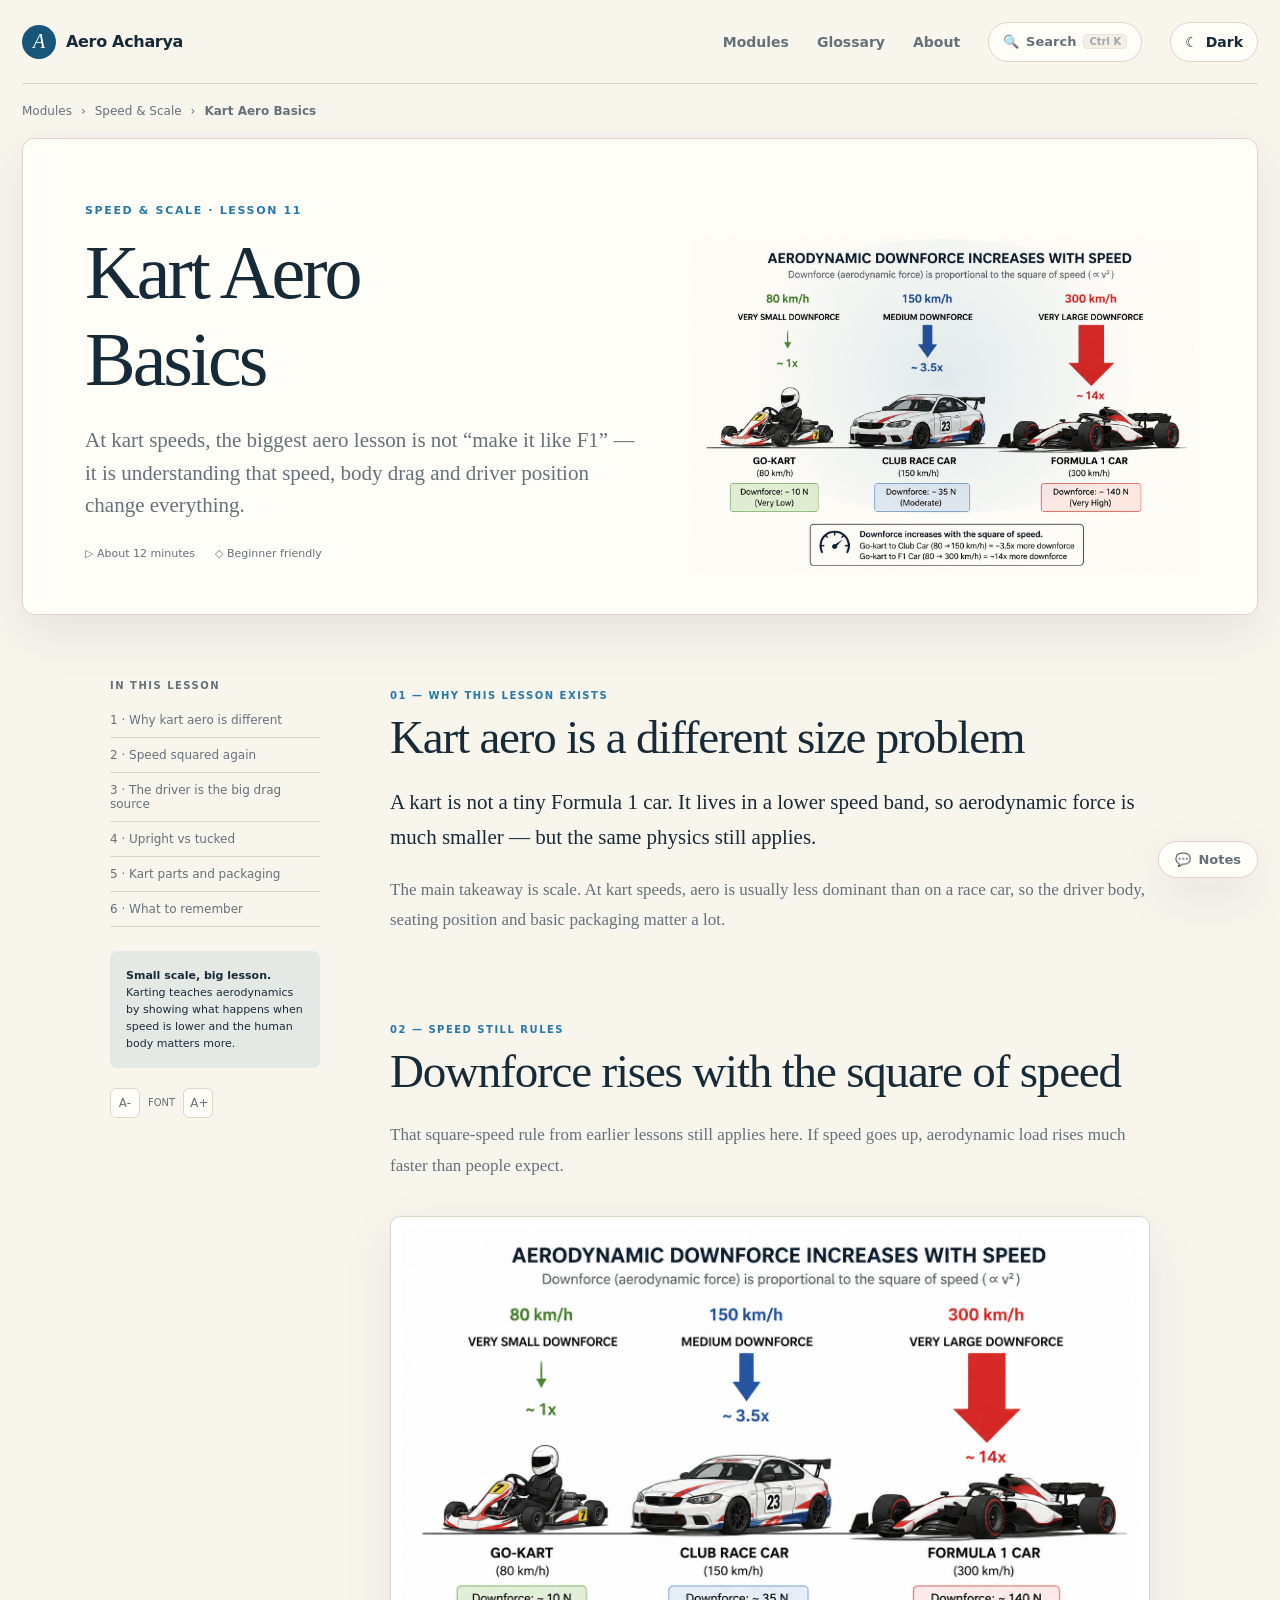
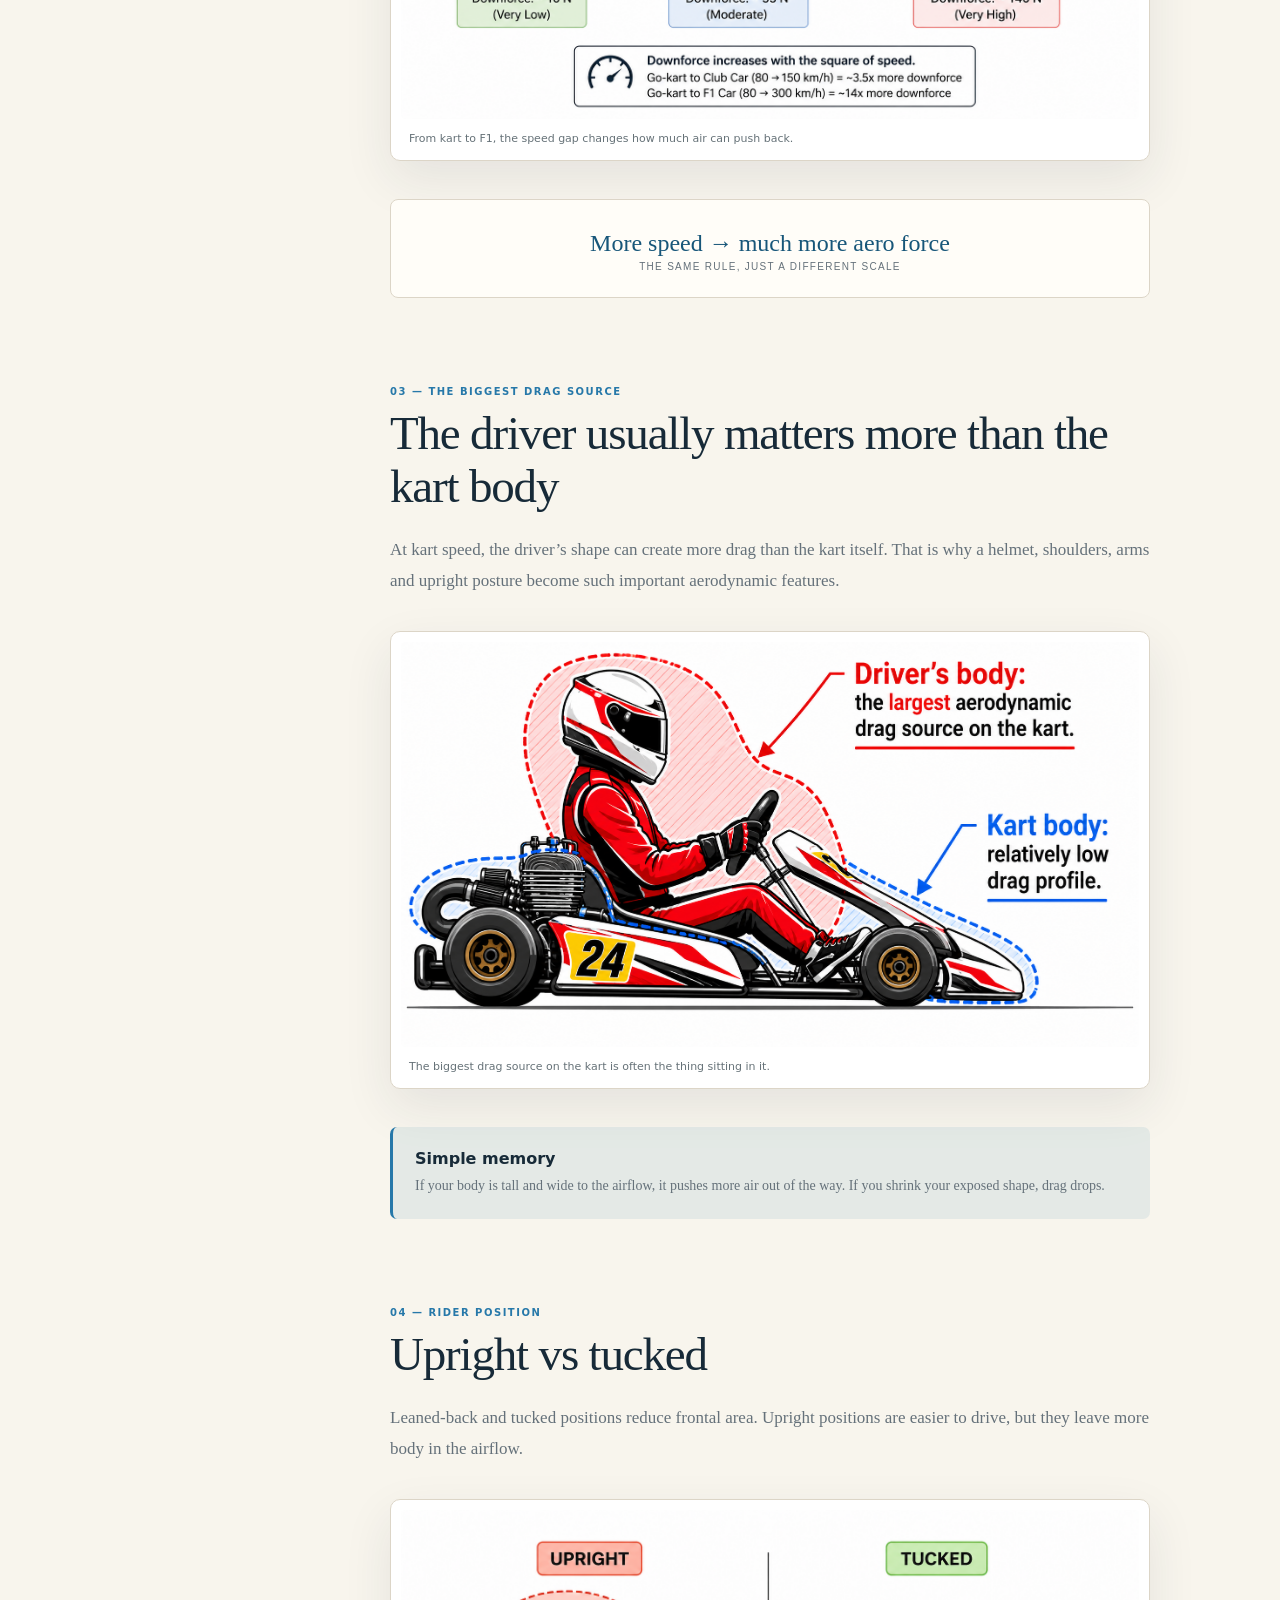
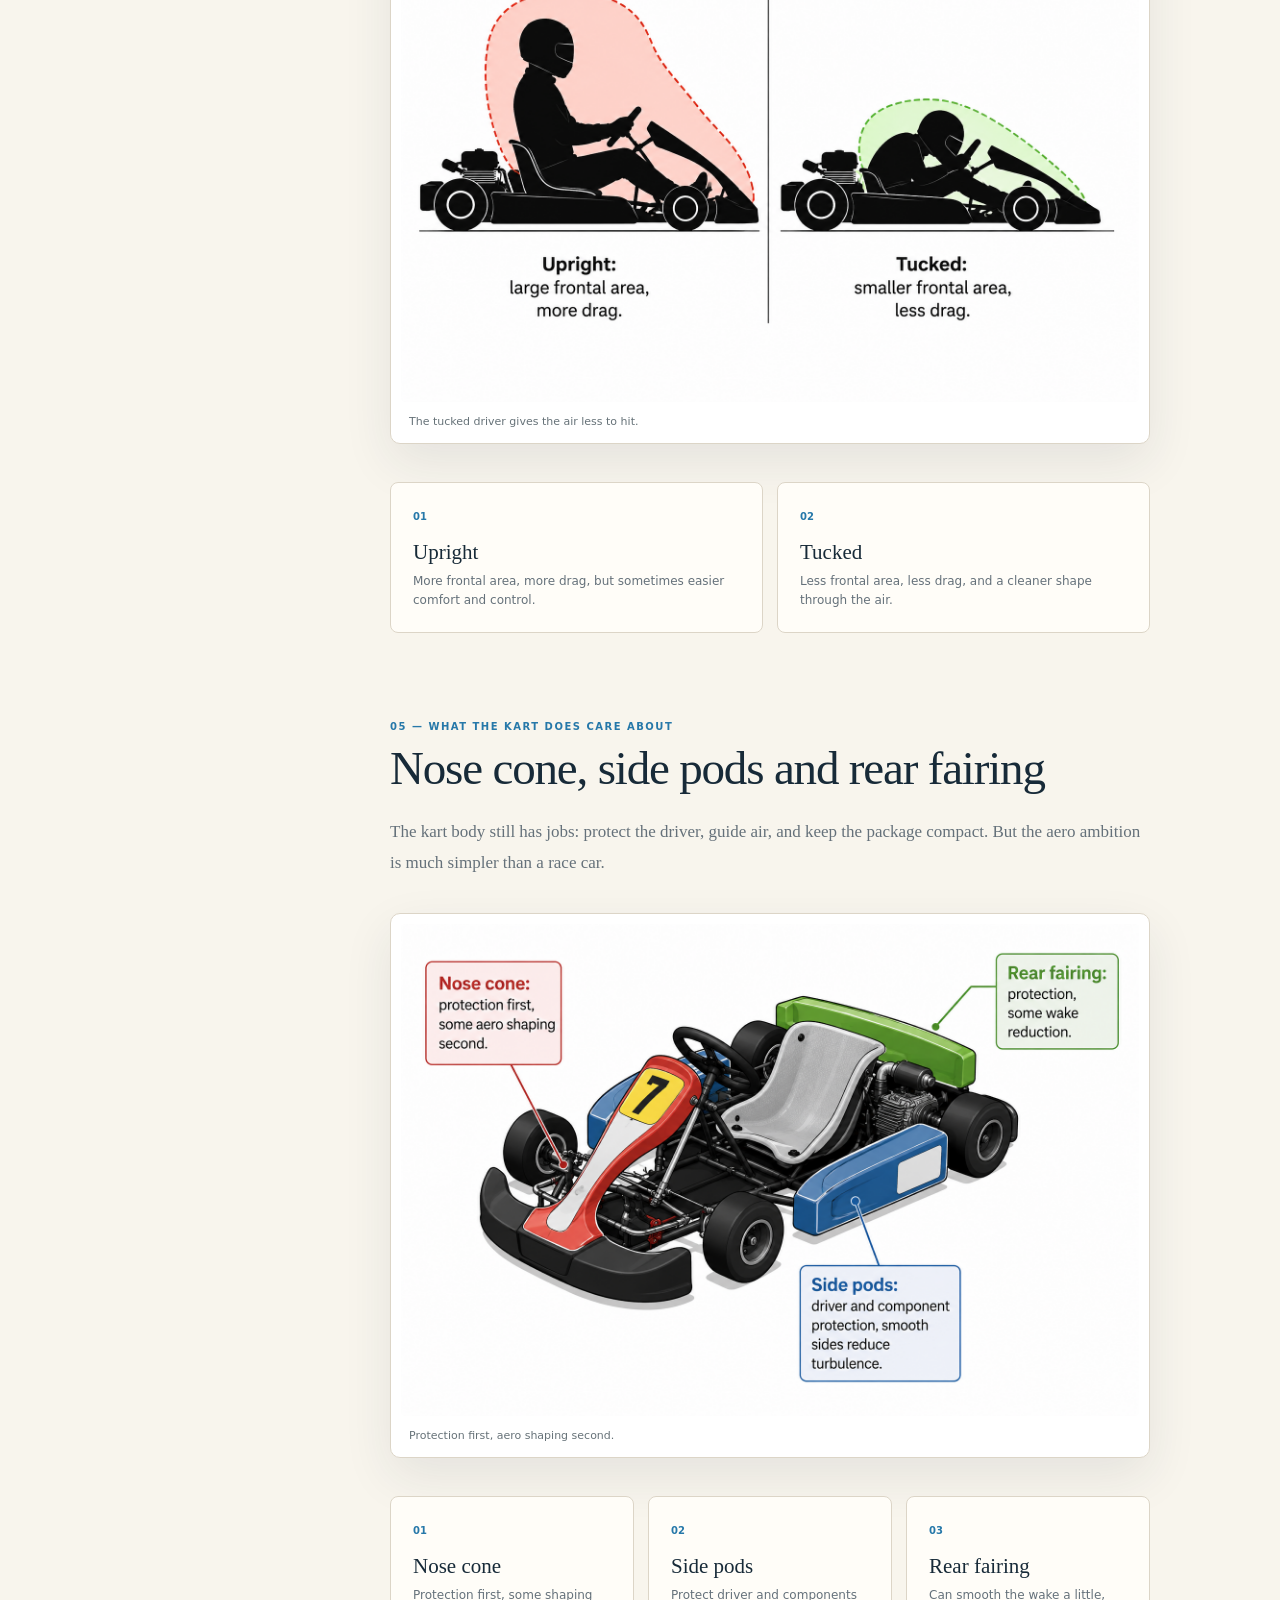
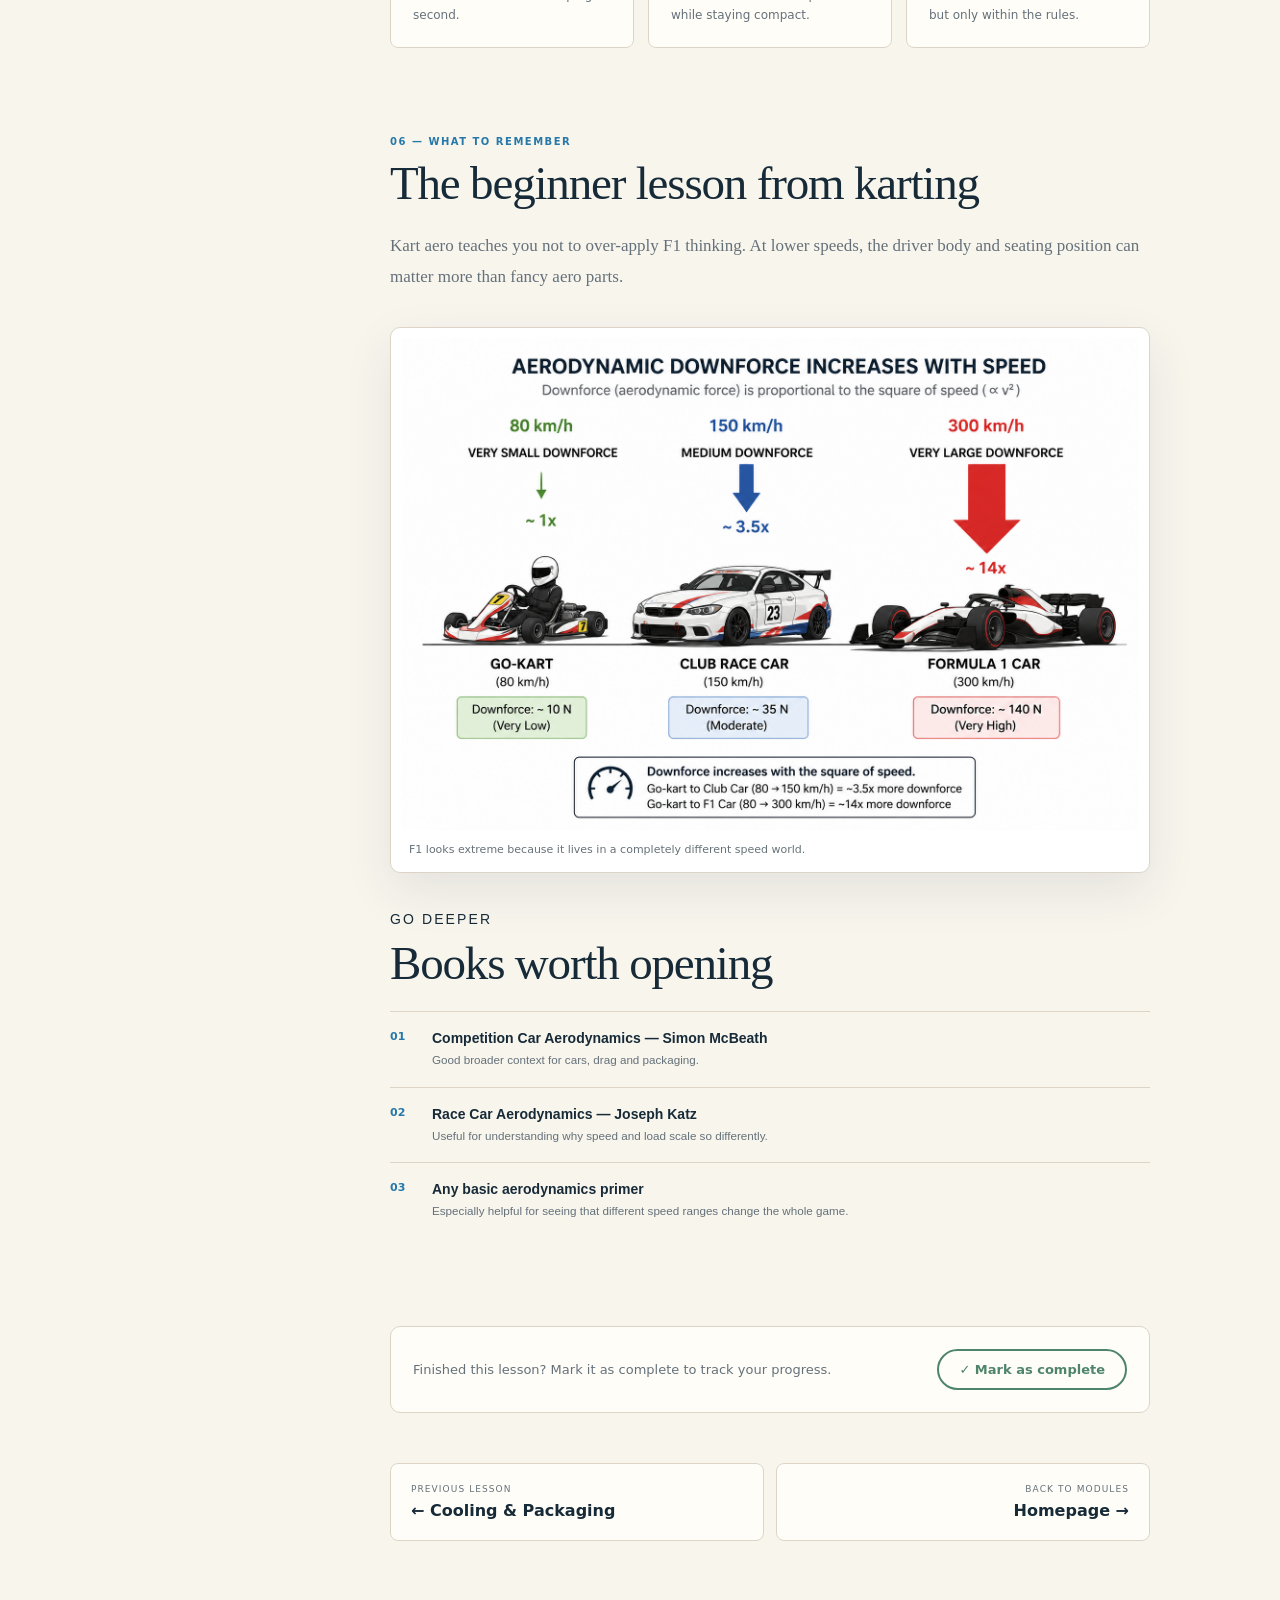
<file: modules/kart-aero-basics/index.html>
﻿<!doctype html>
<html lang="en">
<head>
  <link rel="manifest" href="../../manifest.json">
  <meta name="theme-color" content="#175679">
  <meta charset="utf-8">
  <meta name="viewport" content="width=device-width,initial-scale=1">
      <link rel="icon" href="../../favicon.svg" type="image/svg+xml">
  <link rel="stylesheet" href="../../assets/styles.css">
  <script src="../../assets/search-index.js" defer></script>
  <script src="../../assets/quiz-data.js" defer></script>
  <script src="../../assets/site.js" defer></script>
  <script src="../../assets/search.js" defer></script>
  <script src="../../assets/quiz.js" defer></script>
  <script src="../../assets/enhancements.js" defer></script>
  <script src="../../assets/achievements.js" defer></script>
  <script src="../../assets/notes.js" defer></script>
<!-- SEO TAGS -->
  <title>Kart Aero Basics | Aero Acharya by Divyanshu Choudhary</title>
  <meta name="description" content="Learn why kart aero is a different game: speed squared, body drag, upright vs tucked driving and real-world scale.">
  <meta name="keywords" content="Aero Acharya, Divyanshu Choudhary, aerodynamics, aerodynamics course, learn aerodynamics, aerospace engineering, CFD basics, flight mechanics, aircraft design, motorsport aerodynamics">
  <link rel="canonical" href="https://aeroacharya.netlify.app/modules/kart-aero-basics/index.html">
  
  <meta property="og:title" content="Kart Aero Basics | Aero Acharya by Divyanshu Choudhary">
  <meta property="og:description" content="Learn why kart aero is a different game: speed squared, body drag, upright vs tucked driving and real-world scale.">
  <meta property="og:url" content="https://aeroacharya.netlify.app/modules/kart-aero-basics/index.html">
  <meta property="og:type" content="article">
  <meta property="og:site_name" content="Aero Acharya">
  
  <meta name="twitter:card" content="summary_large_image">
  <meta name="twitter:title" content="Kart Aero Basics | Aero Acharya by Divyanshu Choudhary">
  <meta name="twitter:description" content="Learn why kart aero is a different game: speed squared, body drag, upright vs tucked driving and real-world scale.">
  
  <meta name="author" content="Divyanshu Choudhary">
  
  <script type="application/ld+json">
  {
    "@context": "https://schema.org",
    "@type": "Course",
    "name": "Kart Aero Basics | Aero Acharya by Divyanshu Choudhary",
    "description": "Learn why kart aero is a different game: speed squared, body drag, upright vs tucked driving and real-world scale.",
    "provider": {
      "@type": "Person",
      "name": "Divyanshu Choudhary",
      "sameAs": "https://aeroacharya.netlify.app"
    }
  }
  </script>
  <!-- END SEO TAGS -->
<script async src="https://pagead2.googlesyndication.com/pagead/js/adsbygoogle.js?client=ca-pub-2757665908604833" crossorigin="anonymous"></script>
</head>
<body>
<div id="reading-progress-bar" style="position:fixed;top:0;left:0;width:100%;height:3px;z-index:998;background:transparent;pointer-events:none"><div id="reading-progress" style="height:100%;width:0;background:linear-gradient(90deg,var(--blue),var(--green));transition:width .1s linear"></div></div>
<header class="site-header wrap"><a class="brand" href="../../"><span class="brand-mark">A</span>Aero Acharya</a><button class="menu-button" data-menu aria-label="Open menu">☰</button><nav data-nav><a href="../../#modules">Modules</a><a href="../../glossary.html">Glossary</a><a href="../../#about">About</a><button class="search-btn" data-search-open aria-label="Search lessons"><span>🔍</span><span>Search</span><kbd>Ctrl K</kbd></button><button class="theme-toggle" data-theme-toggle></button></nav></header>
<div class="breadcrumb wrap"><a href="../../">Modules</a><span>›</span><span>Speed &amp; Scale</span><span>›</span><b>Kart Aero Basics</b></div>
<header class="lesson-hero wrap">
  <div>
    <p class="kicker">SPEED &amp; SCALE · LESSON 11</p>
    <h1>Kart Aero<br>Basics</h1>
    <p class="hook">At kart speeds, the biggest aero lesson is not “make it like F1” — it is understanding that speed, body drag and driver position change everything.</p>
    <div class="lesson-meta"><span>▷ About 12 minutes</span><span>◇ Beginner friendly</span></div>
  </div>
  <div class="lesson-visual"><img src="../../assets/images/module-11/kart-speed.jpg" alt="Downforce rising with speed across kart, club car and F1 car" width="1536" height="1024"></div>
</header>
<div class="lesson-layout">
  <aside class="toc">
    <span>IN THIS LESSON</span>
    <a href="#why">1 · Why kart aero is different</a>
    <a href="#speed">2 · Speed squared again</a>
    <a href="#driver">3 · The driver is the big drag source</a>
    <a href="#position">4 · Upright vs tucked</a>
    <a href="#parts">5 · Kart parts and packaging</a>
    <a href="#wrap">6 · What to remember</a>
    <div class="toc-note"><b>Small scale, big lesson.</b><br>Karting teaches aerodynamics by showing what happens when speed is lower and the human body matters more.</div>
    <div class="font-toggle"><button id="font-dec" aria-label="Decrease font size">A-</button><span>FONT</span><button id="font-inc" aria-label="Increase font size">A+</button></div>
  </aside>
  <article class="lesson">
    <section id="why">
      <p class="section-no">01 — WHY THIS LESSON EXISTS</p>
      <h2>Kart aero is a different size problem</h2>
      <p class="lead">A kart is not a tiny Formula 1 car. It lives in a lower speed band, so aerodynamic force is much smaller — but the same physics still applies.</p>
      <p>The main takeaway is scale. At kart speeds, aero is usually less dominant than on a race car, so the driver body, seating position and basic packaging matter a lot.</p>
    </section>
    <section id="speed">
      <p class="section-no">02 — SPEED STILL RULES</p>
      <h2>Downforce rises with the square of speed</h2>
      <p>That square-speed rule from earlier lessons still applies here. If speed goes up, aerodynamic load rises much faster than people expect.</p>
      <figure class="concept"><img loading="lazy" src="../../assets/images/module-11/kart-speed.jpg" alt="Downforce increasing with speed for go-kart, club car and F1 car"><figcaption>From kart to F1, the speed gap changes how much air can push back.</figcaption></figure>
      <div class="formula">More speed → much more aero force<small>THE SAME RULE, JUST A DIFFERENT SCALE</small></div>
    </section>
    <section id="driver">
      <p class="section-no">03 — THE BIGGEST DRAG SOURCE</p>
      <h2>The driver usually matters more than the kart body</h2>
      <p>At kart speed, the driver’s shape can create more drag than the kart itself. That is why a helmet, shoulders, arms and upright posture become such important aerodynamic features.</p>
      <figure class="concept"><img loading="lazy" src="../../assets/images/module-11/kart-body-drag.jpg" alt="Driver body versus kart body drag profile"><figcaption>The biggest drag source on the kart is often the thing sitting in it.</figcaption></figure>
      <div class="idea"><b>Simple memory</b><p>If your body is tall and wide to the airflow, it pushes more air out of the way. If you shrink your exposed shape, drag drops.</p></div>
    </section>
    <section id="position">
      <p class="section-no">04 — RIDER POSITION</p>
      <h2>Upright vs tucked</h2>
      <p>Leaned-back and tucked positions reduce frontal area. Upright positions are easier to drive, but they leave more body in the airflow.</p>
      <figure class="concept"><img loading="lazy" src="../../assets/images/module-11/upright-vs-tucked.jpg" alt="Upright and tucked kart driver comparison"><figcaption>The tucked driver gives the air less to hit.</figcaption></figure>
      <div class="two-cards">
        <div class="info-card"><span>01</span><b>Upright</b><p>More frontal area, more drag, but sometimes easier comfort and control.</p></div>
        <div class="info-card"><span>02</span><b>Tucked</b><p>Less frontal area, less drag, and a cleaner shape through the air.</p></div>
      </div>
    </section>
    <section id="parts">
      <p class="section-no">05 — WHAT THE KART DOES CARE ABOUT</p>
      <h2>Nose cone, side pods and rear fairing</h2>
      <p>The kart body still has jobs: protect the driver, guide air, and keep the package compact. But the aero ambition is much simpler than a race car.</p>
      <figure class="concept"><img loading="lazy" src="../../assets/images/module-11/kart-parts.jpg" alt="Kart parts annotated with nose cone, side pods and rear fairing"><figcaption>Protection first, aero shaping second.</figcaption></figure>
      <div class="three-cards">
        <div class="info-card"><span>01</span><b>Nose cone</b><p>Protection first, some shaping second.</p></div>
        <div class="info-card"><span>02</span><b>Side pods</b><p>Protect driver and components while staying compact.</p></div>
        <div class="info-card"><span>03</span><b>Rear fairing</b><p>Can smooth the wake a little, but only within the rules.</p></div>
      </div>
    </section>
    <section id="wrap">
      <p class="section-no">06 — WHAT TO REMEMBER</p>
      <h2>The beginner lesson from karting</h2>
      <p>Kart aero teaches you not to over-apply F1 thinking. At lower speeds, the driver body and seating position can matter more than fancy aero parts.</p>
      <figure class="concept"><img loading="lazy" src="../../assets/images/module-11/kart-speed.jpg" alt="Kart, club car and F1 downforce speed comparison"><figcaption>F1 looks extreme because it lives in a completely different speed world.</figcaption></figure>
      <section class="references">
        <p class="section-no">GO DEEPER</p>
        <h2>Books worth opening</h2>
        <div><span>01</span><p><b>Competition Car Aerodynamics — Simon McBeath</b><small>Good broader context for cars, drag and packaging.</small></p></div>
        <div><span>02</span><p><b>Race Car Aerodynamics — Joseph Katz</b><small>Useful for understanding why speed and load scale so differently.</small></p></div>
        <div><span>03</span><p><b>Any basic aerodynamics primer</b><small>Especially helpful for seeing that different speed ranges change the whole game.</small></p></div>
      </section>
    </section>
    <div id="lesson-quiz"></div>
    <div class="mark-complete-wrap"><p>Finished this lesson? Mark it as complete to track your progress.</p><button class="mark-complete-btn" aria-label="Mark lesson as complete">✓ Mark as complete</button></div>
    <nav class="lesson-nav"><a href="../cooling-packaging/"><small>PREVIOUS LESSON</small><b>← Cooling &amp; Packaging</b></a><a href="../../"><small>BACK TO MODULES</small><b>Homepage →</b></a></nav>
  </article>
</div>
<button id="back-to-top" aria-label="Back to top">↑ Top</button>
</body>
</html>
</file>
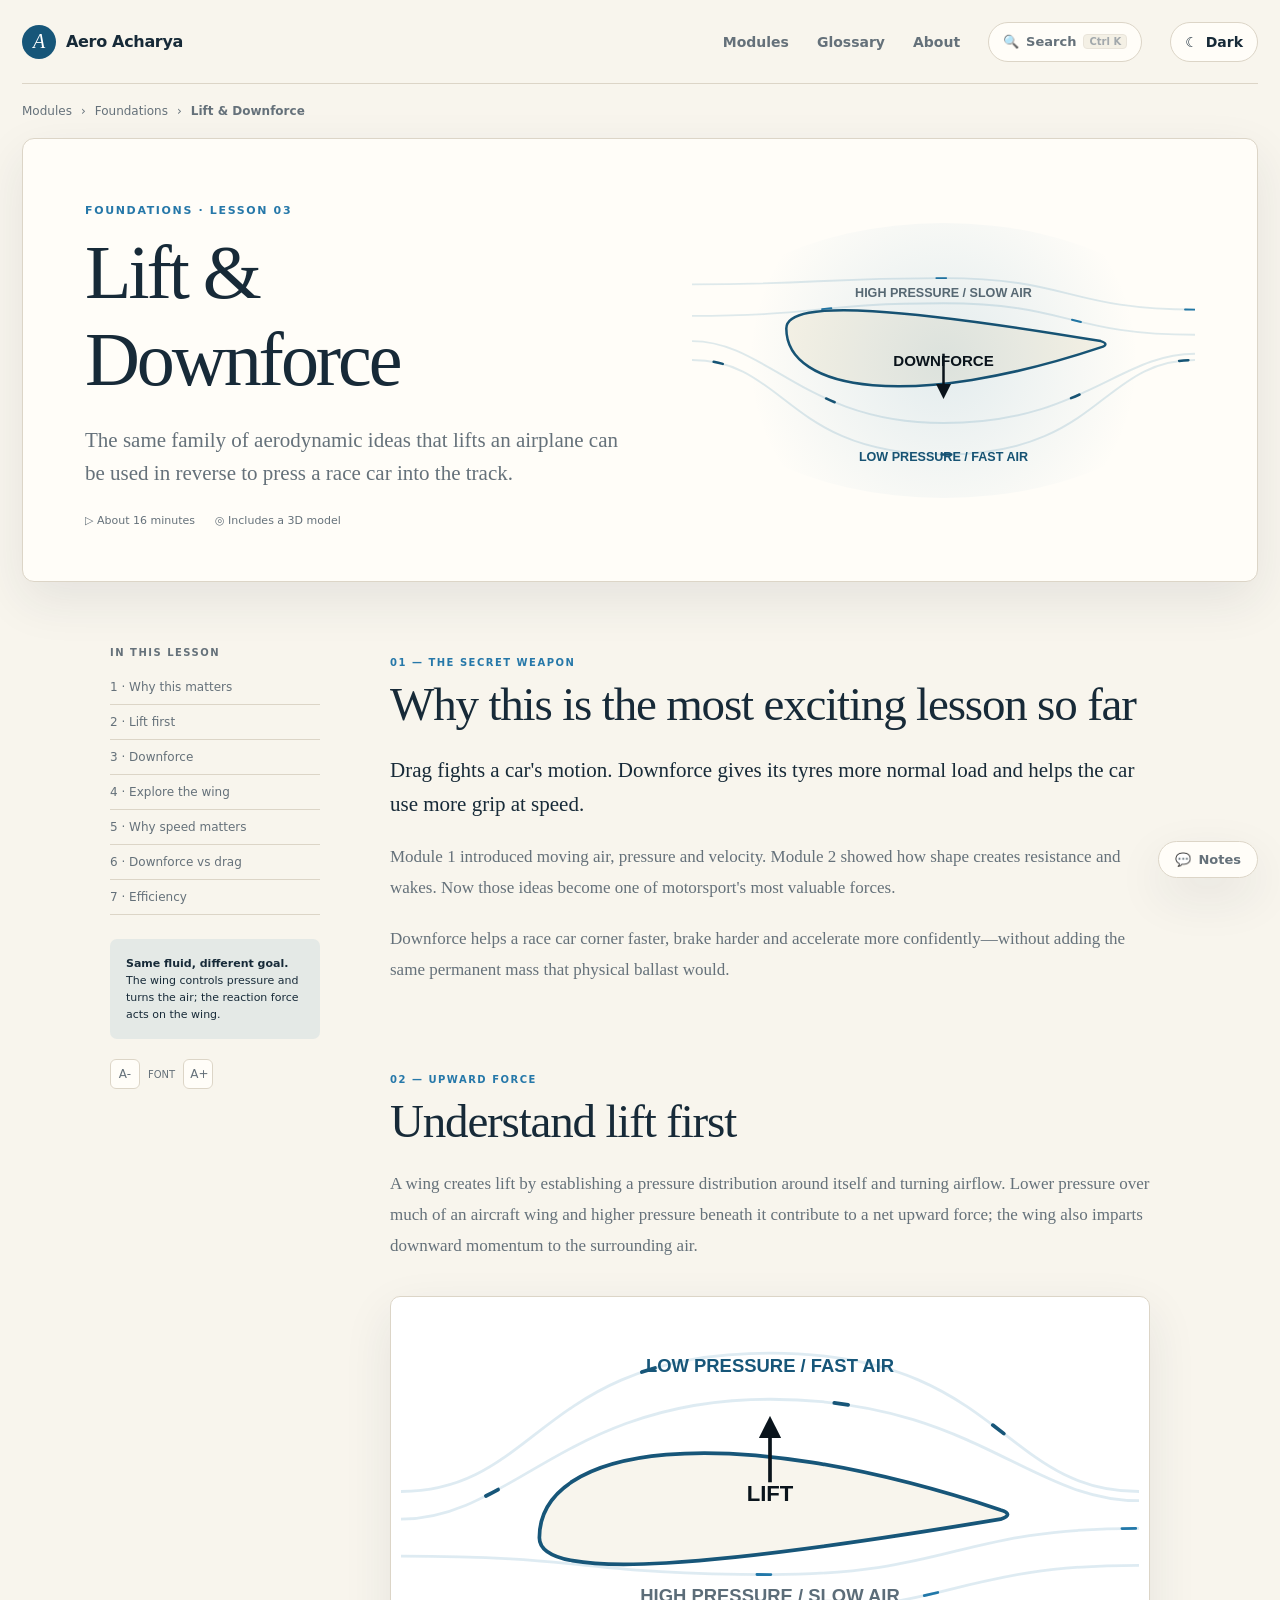
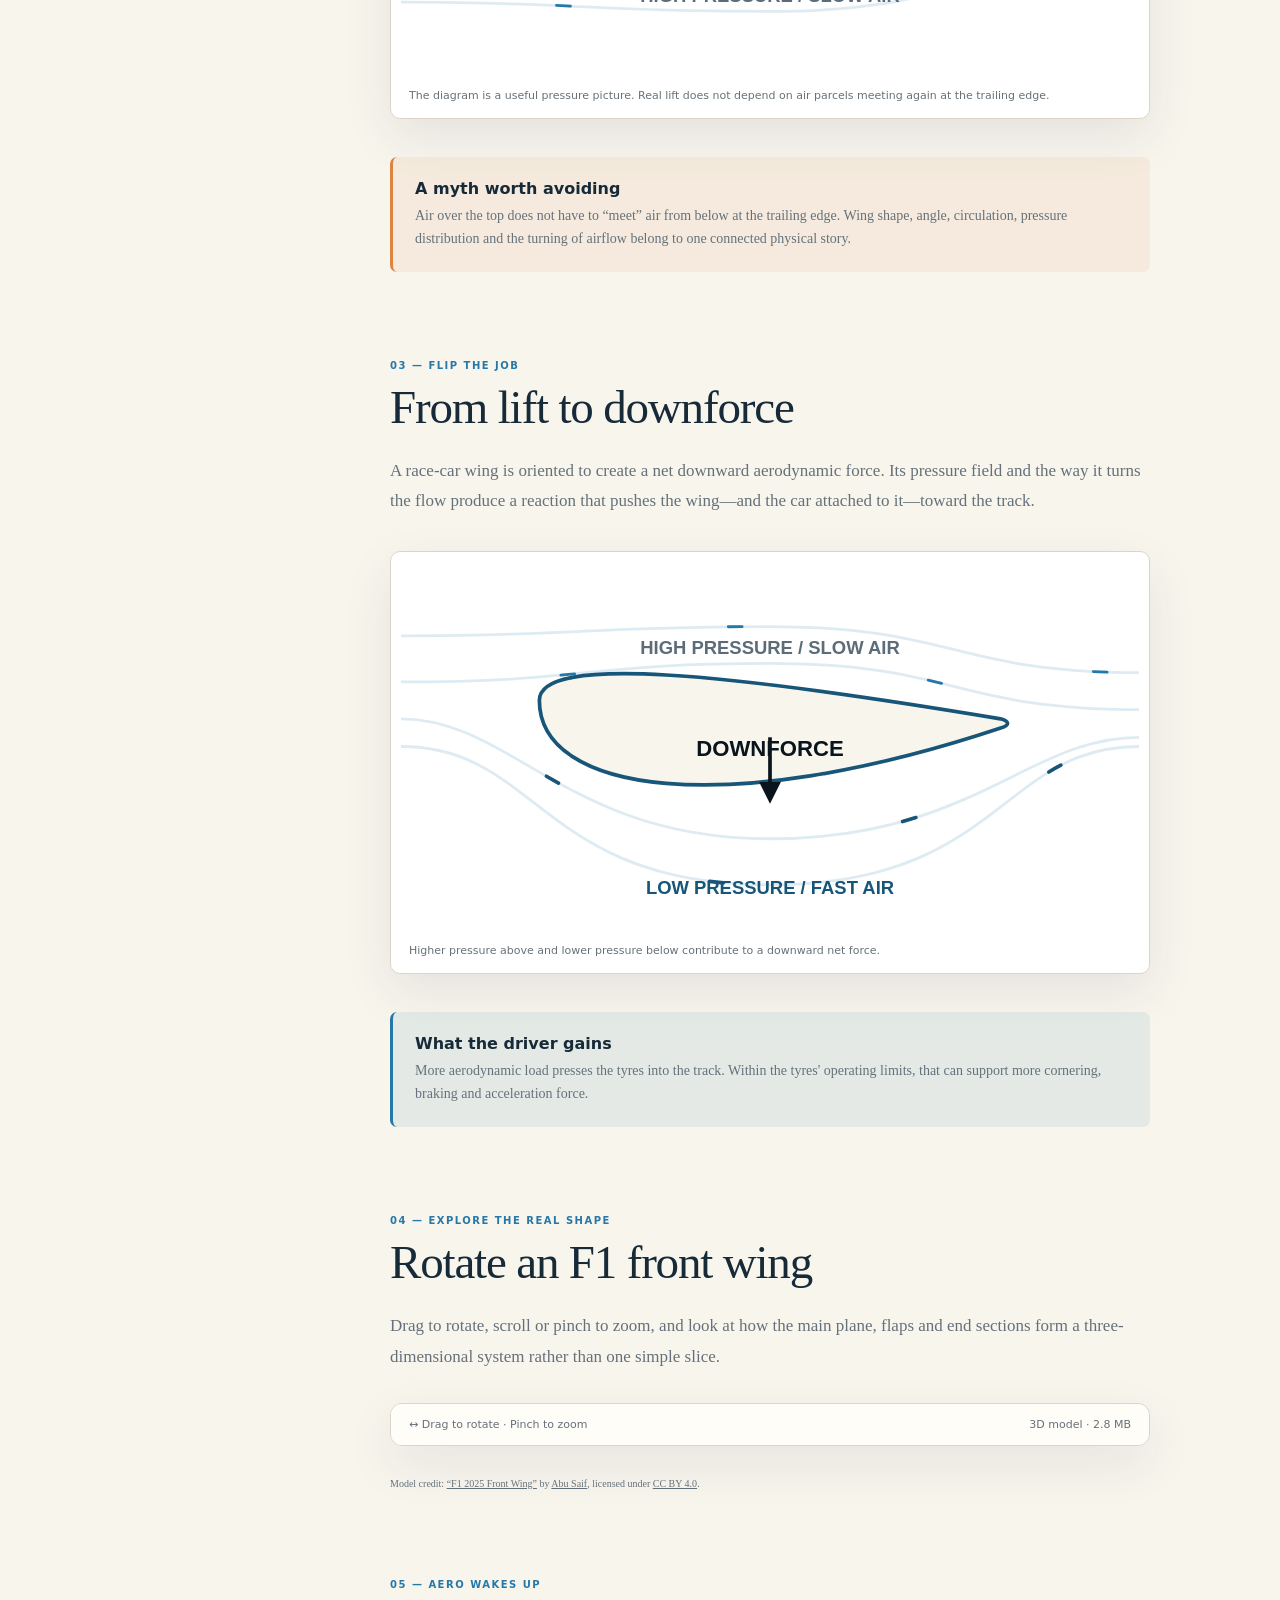
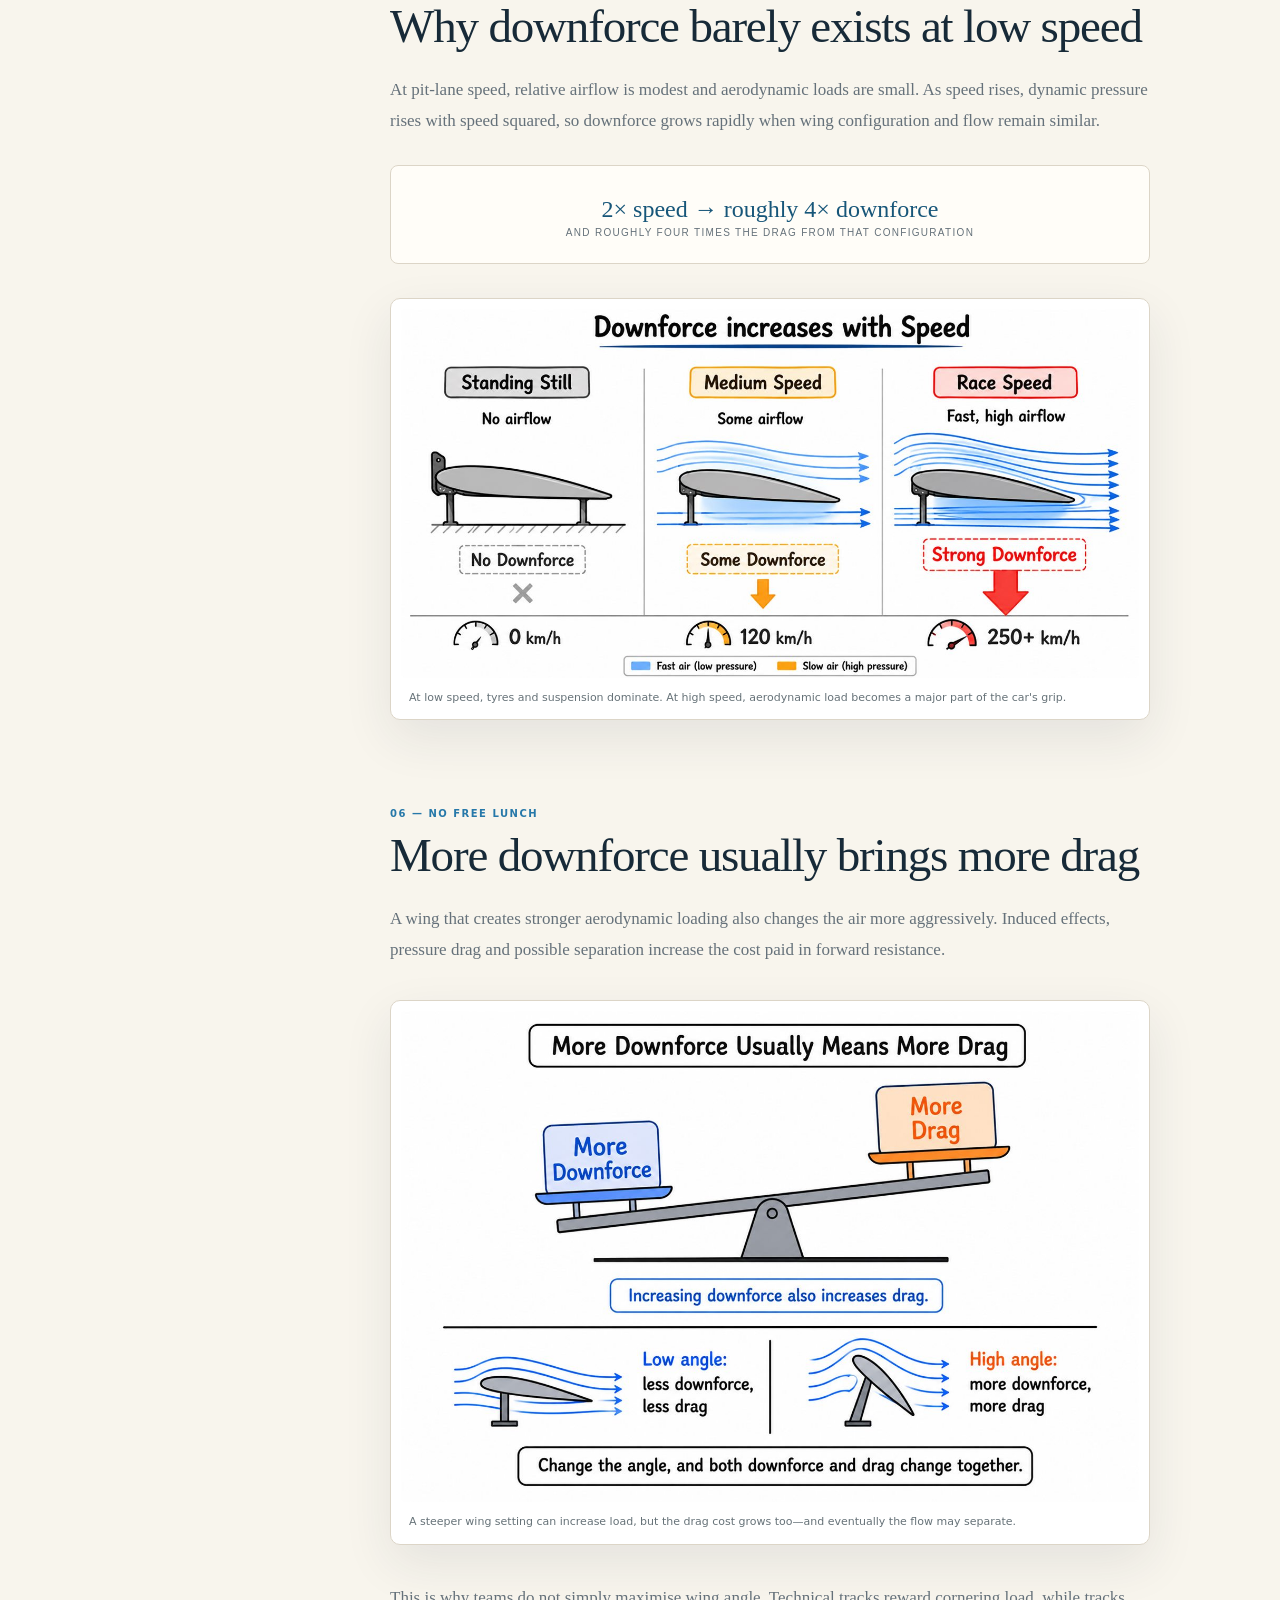
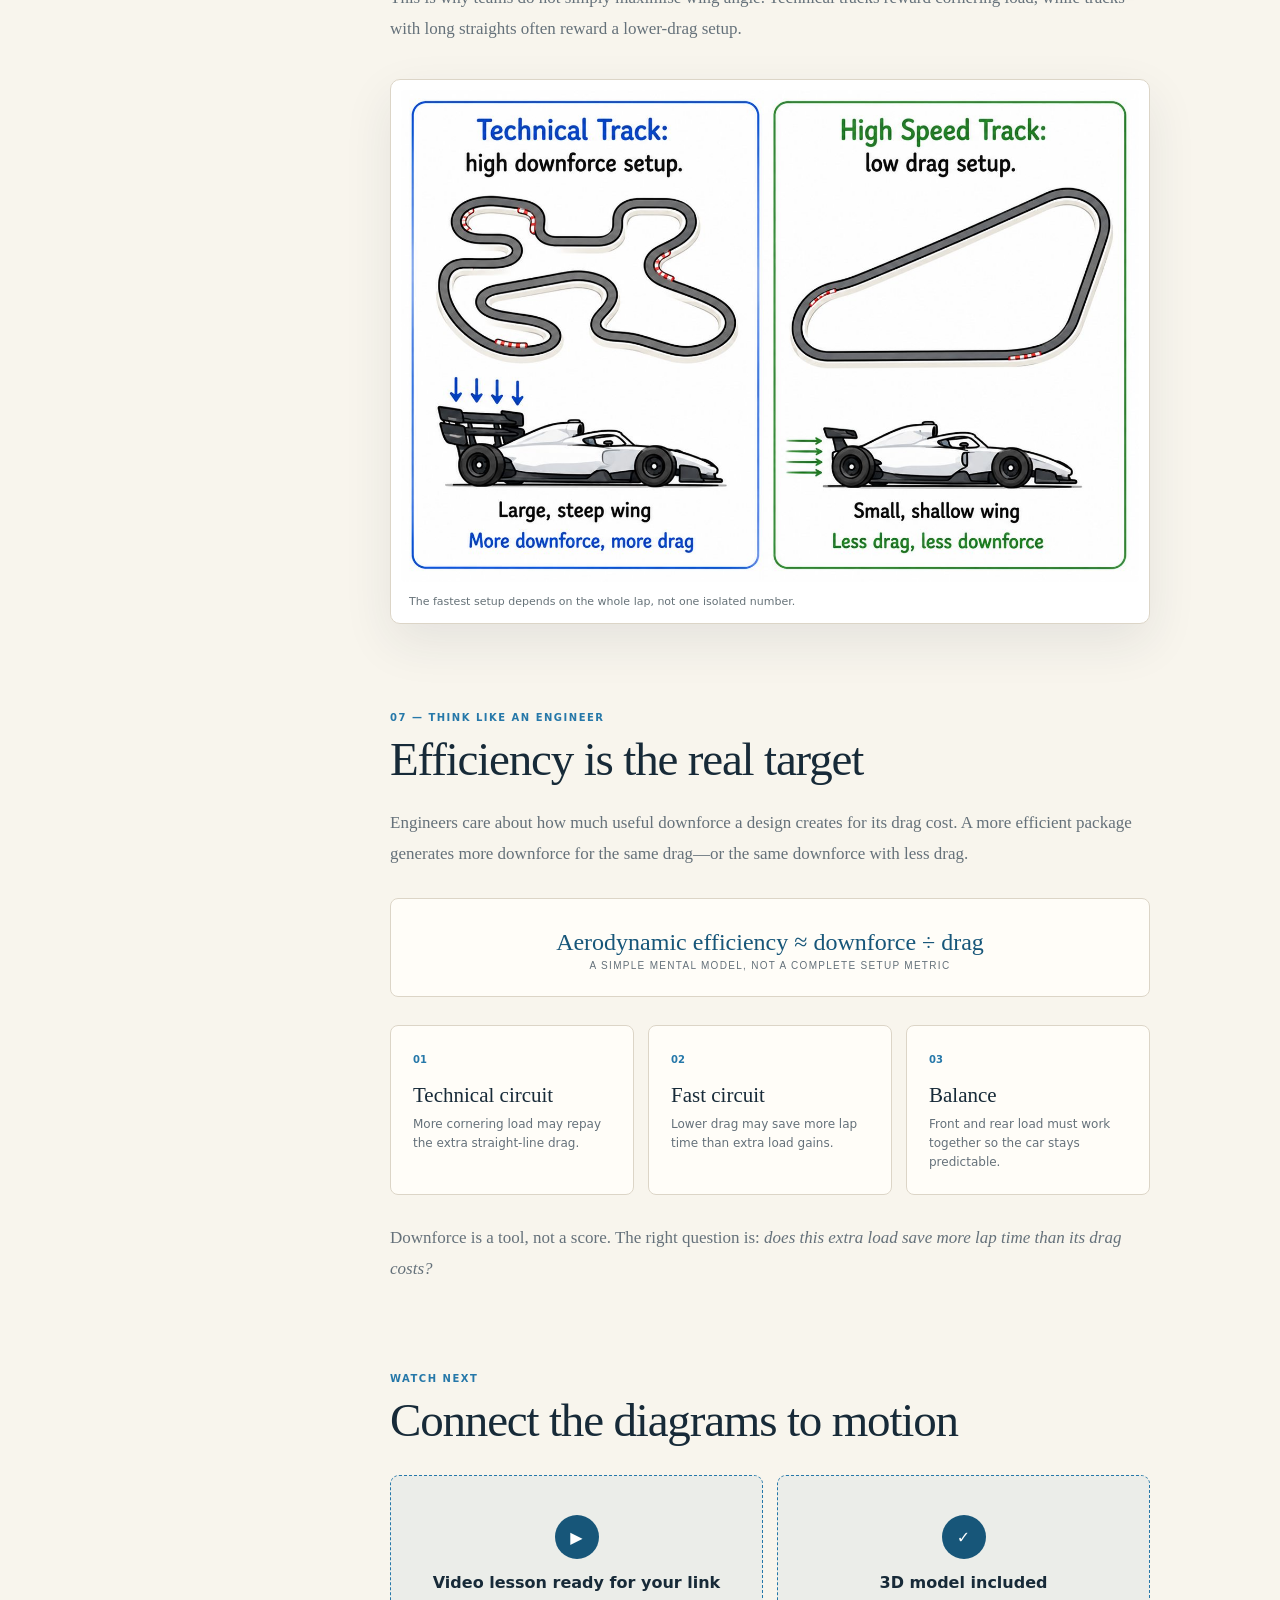
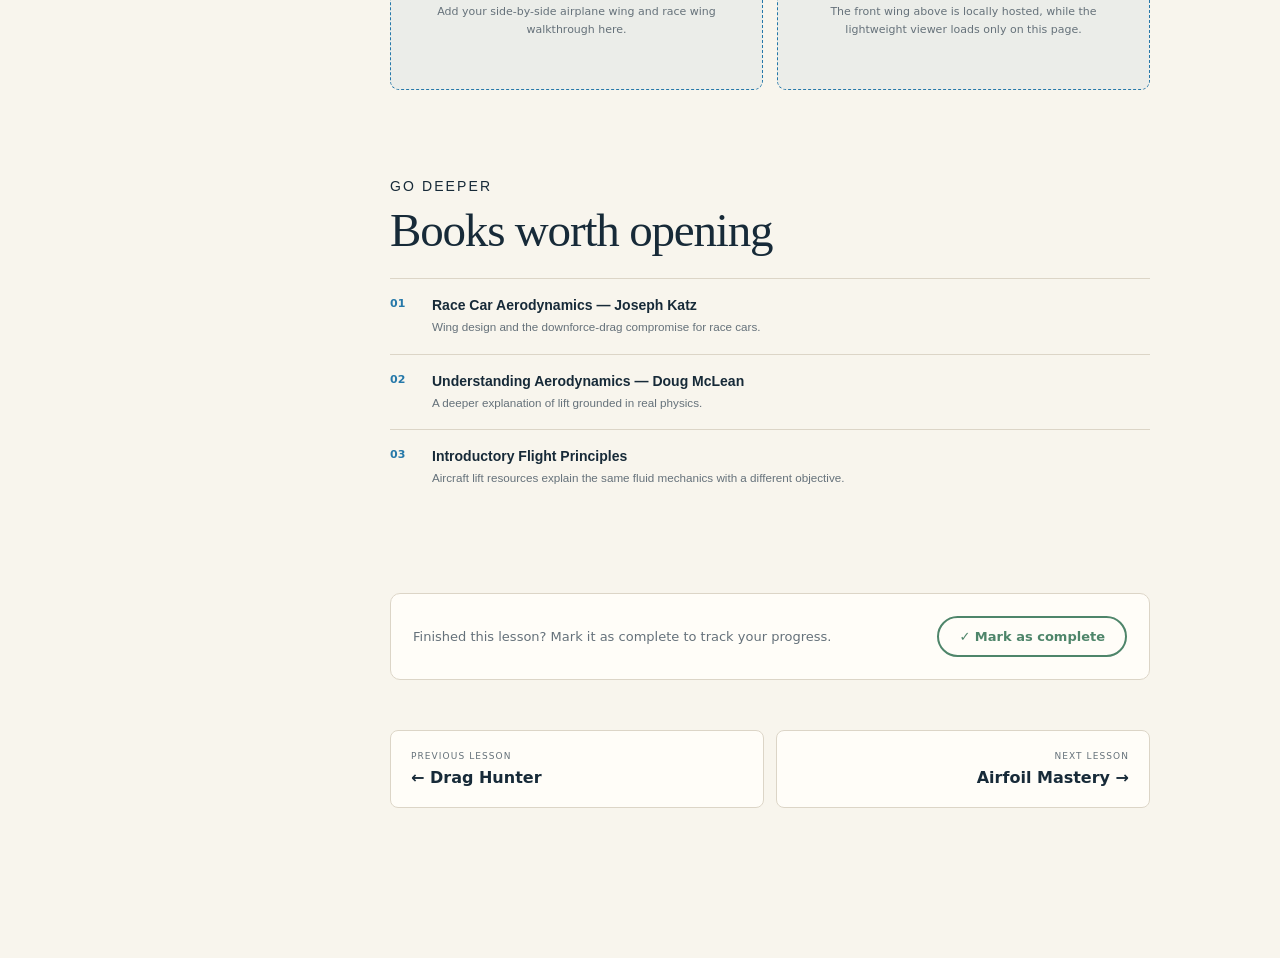
<file: modules/lift-downforce/index.html>
﻿<!doctype html><html lang="en"><head>
  <link rel="manifest" href="../../manifest.json">
  <meta name="theme-color" content="#175679"><meta charset="utf-8"><meta name="viewport" content="width=device-width,initial-scale=1"><link rel="icon" href="../../favicon.svg" type="image/svg+xml">
  <link rel="stylesheet" href="../../assets/styles.css"><script src="../../assets/search-index.js" defer></script><script src="../../assets/quiz-data.js" defer></script><script src="../../assets/site.js" defer></script><script src="../../assets/search.js" defer></script><script src="../../assets/quiz.js" defer></script>
  <script src="../../assets/enhancements.js" defer></script>
  <script src="../../assets/achievements.js" defer></script>
  <script src="../../assets/notes.js" defer></script><script type="module" src="../../assets/model-viewer.min.js"></script><!-- SEO TAGS -->
  <title>Lift &amp; Downforce — Aero Acharya | Aero Acharya by Divyanshu Choudhary</title>
  <meta name="description" content="Learn how lift and downforce work, why speed matters and why more downforce usually brings more drag.">
  <meta name="keywords" content="Aero Acharya, Divyanshu Choudhary, aerodynamics, aerodynamics course, learn aerodynamics, aerospace engineering, CFD basics, flight mechanics, aircraft design, motorsport aerodynamics">
  <link rel="canonical" href="https://aeroacharya.netlify.app/modules/lift-downforce/index.html">
  
  <meta property="og:title" content="Lift &amp; Downforce — Aero Acharya | Aero Acharya by Divyanshu Choudhary">
  <meta property="og:description" content="Learn how lift and downforce work, why speed matters and why more downforce usually brings more drag.">
  <meta property="og:url" content="https://aeroacharya.netlify.app/modules/lift-downforce/index.html">
  <meta property="og:type" content="article">
  <meta property="og:site_name" content="Aero Acharya">
  
  <meta name="twitter:card" content="summary_large_image">
  <meta name="twitter:title" content="Lift &amp; Downforce — Aero Acharya | Aero Acharya by Divyanshu Choudhary">
  <meta name="twitter:description" content="Learn how lift and downforce work, why speed matters and why more downforce usually brings more drag.">
  
  <meta name="author" content="Divyanshu Choudhary">
  
  <script type="application/ld+json">
  {
    "@context": "https://schema.org",
    "@type": "Course",
    "name": "Lift &amp; Downforce — Aero Acharya | Aero Acharya by Divyanshu Choudhary",
    "description": "Learn how lift and downforce work, why speed matters and why more downforce usually brings more drag.",
    "provider": {
      "@type": "Person",
      "name": "Divyanshu Choudhary",
      "sameAs": "https://aeroacharya.netlify.app"
    }
  }
  </script>
  <!-- END SEO TAGS -->
<script async src="https://pagead2.googlesyndication.com/pagead/js/adsbygoogle.js?client=ca-pub-2757665908604833" crossorigin="anonymous"></script>
</head><body>
<div id="reading-progress-bar" style="position:fixed;top:0;left:0;width:100%;height:3px;z-index:998;background:transparent;pointer-events:none"><div id="reading-progress" style="height:100%;width:0;background:linear-gradient(90deg,var(--blue),var(--green));transition:width .1s linear"></div></div>
<header class="site-header wrap"><a class="brand" href="../../"><span class="brand-mark">A</span>Aero Acharya</a><button class="menu-button" data-menu aria-label="Open menu">☰</button><nav data-nav><a href="../../#modules">Modules</a><a href="../../glossary.html">Glossary</a><a href="../../#about">About</a><button class="search-btn" data-search-open aria-label="Search lessons"><span>🔍</span><span>Search</span><kbd>Ctrl K</kbd></button><button class="theme-toggle" data-theme-toggle></button></nav></header>
<div class="breadcrumb wrap"><a href="../../">Modules</a><span>›</span><span>Foundations</span><span>›</span><b>Lift &amp; Downforce</b></div>
<header class="lesson-hero wrap"><div><p class="kicker">FOUNDATIONS · LESSON 03</p><h1>Lift &amp;<br>Downforce</h1><p class="hook">The same family of aerodynamic ideas that lifts an airplane can be used in reverse to press a race car into the track.</p><div class="lesson-meta"><span>▷ About 16 minutes</span><span>◎ Includes a 3D model</span></div></div><div class="lesson-visual"><img src="../../assets/images/module-3/downforce-animated.svg" alt="Animated downforce generated by a race wing" width="800" height="400"></div></header>
<div class="lesson-layout"><aside class="toc"><span>IN THIS LESSON</span><a href="#why">1 · Why this matters</a><a href="#lift">2 · Lift first</a><a href="#downforce">3 · Downforce</a><a href="#model">4 · Explore the wing</a><a href="#speed">5 · Why speed matters</a><a href="#tradeoff">6 · Downforce vs drag</a><a href="#efficiency">7 · Efficiency</a><div class="toc-note"><b>Same fluid, different goal.</b><br>The wing controls pressure and turns the air; the reaction force acts on the wing.</div><div class="font-toggle"><button id="font-dec" aria-label="Decrease font size">A-</button><span>FONT</span><button id="font-inc" aria-label="Increase font size">A+</button></div></aside>
<article class="lesson">
<section id="why"><p class="section-no">01 — THE SECRET WEAPON</p><h2>Why this is the most exciting lesson so far</h2><p class="lead">Drag fights a car&apos;s motion. Downforce gives its tyres more normal load and helps the car use more grip at speed.</p><p>Module 1 introduced moving air, pressure and velocity. Module 2 showed how shape creates resistance and wakes. Now those ideas become one of motorsport&apos;s most valuable forces.</p><p>Downforce helps a race car corner faster, brake harder and accelerate more confidently—without adding the same permanent mass that physical ballast would.</p></section>
<section id="lift"><p class="section-no">02 — UPWARD FORCE</p><h2>Understand lift first</h2><p>A wing creates lift by establishing a pressure distribution around itself and turning airflow. Lower pressure over much of an aircraft wing and higher pressure beneath it contribute to a net upward force; the wing also imparts downward momentum to the surrounding air.</p><figure class="concept"><img loading="lazy" src="../../assets/images/module-3/lift-animated.svg" alt="Animated airflow and pressure around a lifting wing" width="800" height="400"><figcaption>The diagram is a useful pressure picture. Real lift does not depend on air parcels meeting again at the trailing edge.</figcaption></figure><div class="note"><b>A myth worth avoiding</b><p>Air over the top does not have to “meet” air from below at the trailing edge. Wing shape, angle, circulation, pressure distribution and the turning of airflow belong to one connected physical story.</p></div></section>
<section id="downforce"><p class="section-no">03 — FLIP THE JOB</p><h2>From lift to downforce</h2><p>A race-car wing is oriented to create a net downward aerodynamic force. Its pressure field and the way it turns the flow produce a reaction that pushes the wing—and the car attached to it—toward the track.</p><figure class="concept"><img loading="lazy" src="../../assets/images/module-3/downforce-animated.svg" alt="Animated faster low-pressure air below a race wing" width="800" height="400"><figcaption>Higher pressure above and lower pressure below contribute to a downward net force.</figcaption></figure><div class="idea"><b>What the driver gains</b><p>More aerodynamic load presses the tyres into the track. Within the tyres&apos; operating limits, that can support more cornering, braking and acceleration force.</p></div></section>
<section id="model"><p class="section-no">04 — EXPLORE THE REAL SHAPE</p><h2>Rotate an F1 front wing</h2><p>Drag to rotate, scroll or pinch to zoom, and look at how the main plane, flaps and end sections form a three-dimensional system rather than one simple slice.</p><div class="model-shell"><model-viewer loading="lazy" reveal="auto" src="../../assets/models/front-wing/scene.gltf" alt="Interactive 3D model of a 2025 Formula 1 front wing" camera-controls auto-rotate rotation-per-second="12deg" shadow-intensity="1" exposure="1.05" environment-image="neutral" interaction-prompt="auto"><div class="loading-model" slot="poster">Loading the front wing…</div><p>Your browser cannot display the interactive model. The lesson diagrams still work normally.</p></model-viewer><div class="model-tools"><span>↔ Drag to rotate · Pinch to zoom</span><span>3D model · 2.8 MB</span></div></div><p class="model-credit">Model credit: <a href="https://sketchfab.com/3d-models/f1-2025-front-wing-ba9861fc63f64aa6ab29b0235c934f5d" target="_blank" rel="noopener">“F1 2025 Front Wing”</a> by <a href="https://sketchfab.com/abuhossain844" target="_blank" rel="noopener">Abu Saif</a>, licensed under <a href="https://creativecommons.org/licenses/by/4.0/" target="_blank" rel="noopener">CC BY 4.0</a>.</p></section>
<section id="speed"><p class="section-no">05 — AERO WAKES UP</p><h2>Why downforce barely exists at low speed</h2><p>At pit-lane speed, relative airflow is modest and aerodynamic loads are small. As speed rises, dynamic pressure rises with speed squared, so downforce grows rapidly when wing configuration and flow remain similar.</p><div class="formula">2× speed → roughly 4× downforce<small>AND ROUGHLY FOUR TIMES THE DRAG FROM THAT CONFIGURATION</small></div><figure class="concept"><img loading="lazy" src="../../assets/images/module-1/speed-downforce.jpg" alt="Downforce rising from zero to race speed" width="1776" height="887"><figcaption>At low speed, tyres and suspension dominate. At high speed, aerodynamic load becomes a major part of the car&apos;s grip.</figcaption></figure></section>
<section id="tradeoff"><p class="section-no">06 — NO FREE LUNCH</p><h2>More downforce usually brings more drag</h2><p>A wing that creates stronger aerodynamic loading also changes the air more aggressively. Induced effects, pressure drag and possible separation increase the cost paid in forward resistance.</p><figure class="concept"><img loading="lazy" src="../../assets/images/module-3/tradeoff.jpg" alt="Downforce and drag increasing together with wing angle" width="1536" height="1024"><figcaption>A steeper wing setting can increase load, but the drag cost grows too—and eventually the flow may separate.</figcaption></figure><p>This is why teams do not simply maximise wing angle. Technical tracks reward cornering load, while tracks with long straights often reward a lower-drag setup.</p><figure class="concept"><img loading="lazy" src="../../assets/images/module-3/track-setups.jpg" alt="High-downforce and low-drag race track setups" width="1536" height="1024"><figcaption>The fastest setup depends on the whole lap, not one isolated number.</figcaption></figure></section>
<section id="efficiency"><p class="section-no">07 — THINK LIKE AN ENGINEER</p><h2>Efficiency is the real target</h2><p>Engineers care about how much useful downforce a design creates for its drag cost. A more efficient package generates more downforce for the same drag—or the same downforce with less drag.</p><div class="formula">Aerodynamic efficiency ≈ downforce ÷ drag<small>A SIMPLE MENTAL MODEL, NOT A COMPLETE SETUP METRIC</small></div><div class="three-cards"><div class="info-card"><span>01</span><b>Technical circuit</b><p>More cornering load may repay the extra straight-line drag.</p></div><div class="info-card"><span>02</span><b>Fast circuit</b><p>Lower drag may save more lap time than extra load gains.</p></div><div class="info-card"><span>03</span><b>Balance</b><p>Front and rear load must work together so the car stays predictable.</p></div></div><p>Downforce is a tool, not a score. The right question is: <em>does this extra load save more lap time than its drag costs?</em></p></section>
<section><p class="section-no">WATCH NEXT</p><h2>Connect the diagrams to motion</h2><div class="media-grid"><div class="media-box"><span>▶</span><b>Video lesson ready for your link</b><p>Add your side-by-side airplane wing and race wing walkthrough here.</p></div><div class="media-box"><span>✓</span><b>3D model included</b><p>The front wing above is locally hosted, while the lightweight viewer loads only on this page.</p></div></div></section>
<section class="references"><p class="section-no">GO DEEPER</p><h2>Books worth opening</h2><div><span>01</span><p><b>Race Car Aerodynamics — Joseph Katz</b><small>Wing design and the downforce-drag compromise for race cars.</small></p></div><div><span>02</span><p><b>Understanding Aerodynamics — Doug McLean</b><small>A deeper explanation of lift grounded in real physics.</small></p></div><div><span>03</span><p><b>Introductory Flight Principles</b><small>Aircraft lift resources explain the same fluid mechanics with a different objective.</small></p></div></section>
<div id="lesson-quiz"></div>
<div class="mark-complete-wrap"><p>Finished this lesson? Mark it as complete to track your progress.</p><button class="mark-complete-btn" aria-label="Mark lesson as complete">✓ Mark as complete</button></div>
<nav class="lesson-nav"><a href="../drag/"><small>PREVIOUS LESSON</small><b>← Drag Hunter</b></a><a href="../airfoil-mastery/"><small>NEXT LESSON</small><b>Airfoil Mastery →</b></a></nav>
</article></div><button id="back-to-top" aria-label="Back to top">↑ Top</button>
</body></html>
</file>
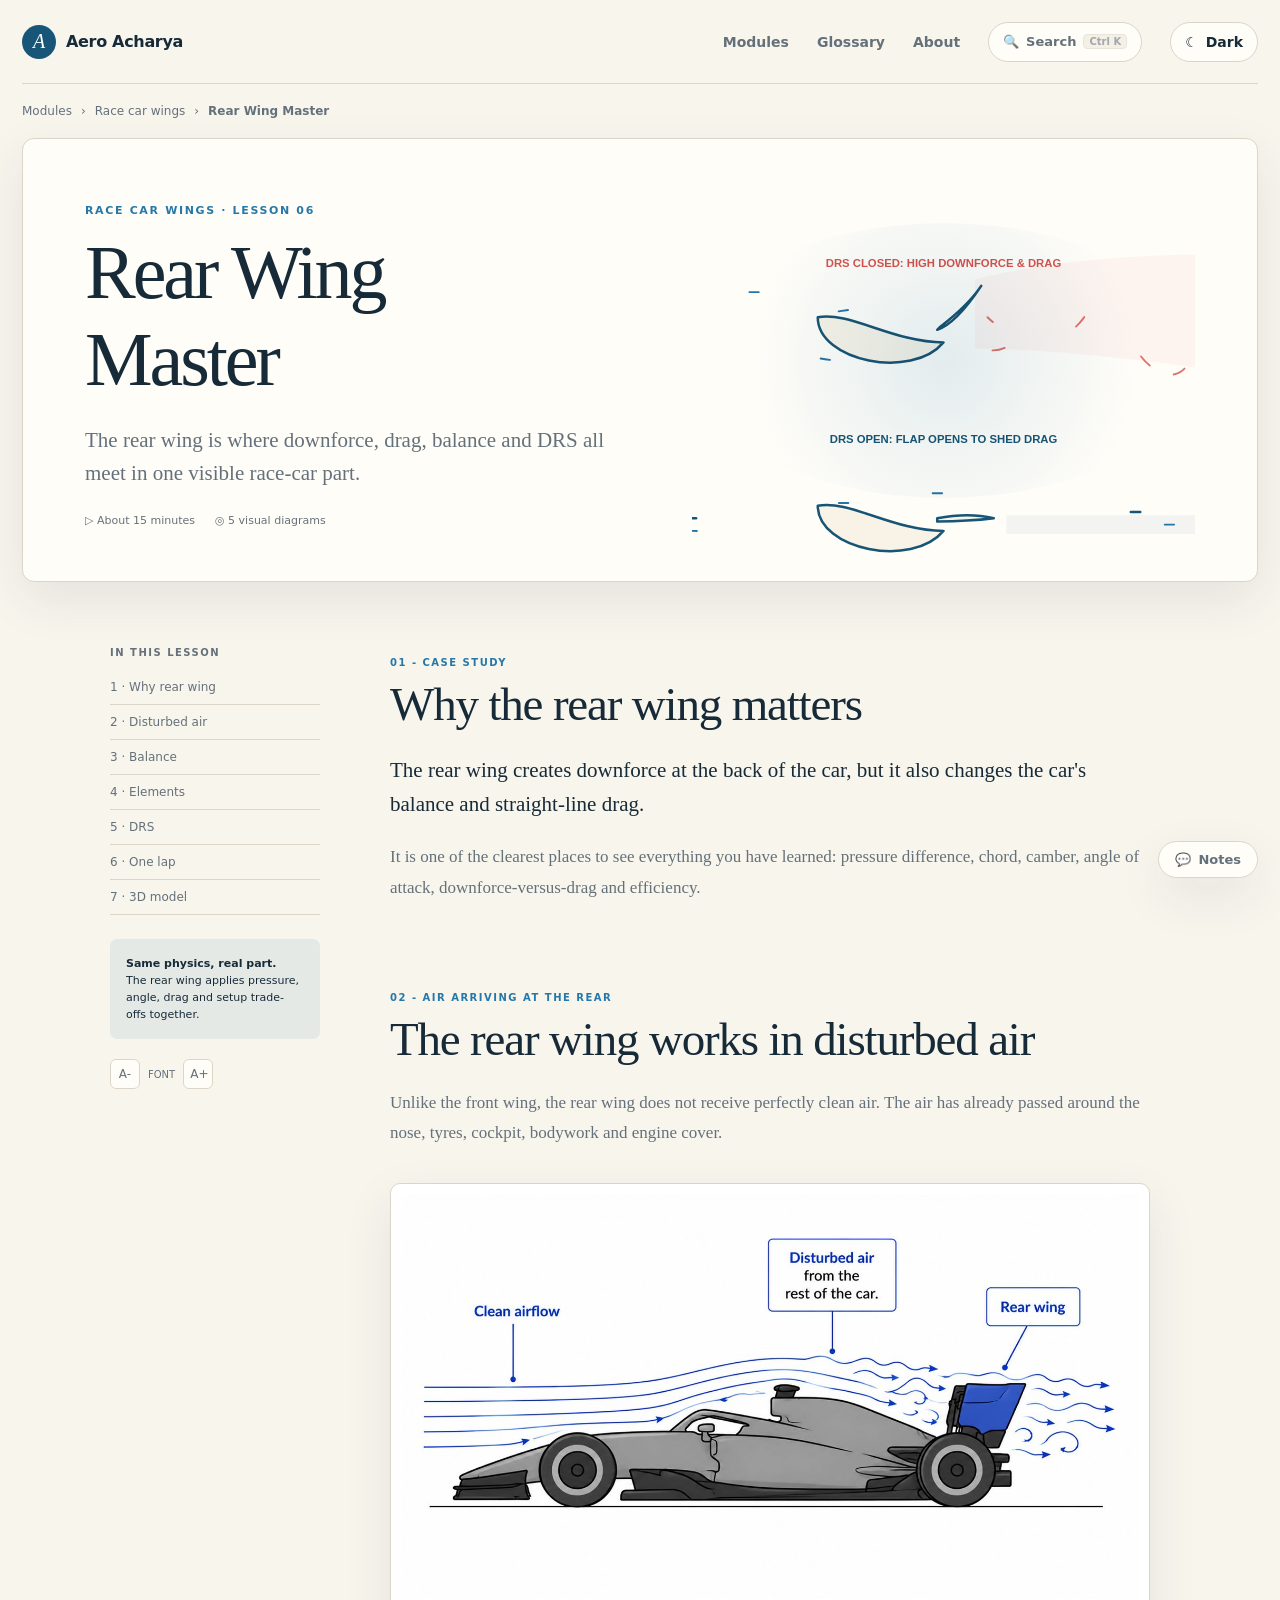
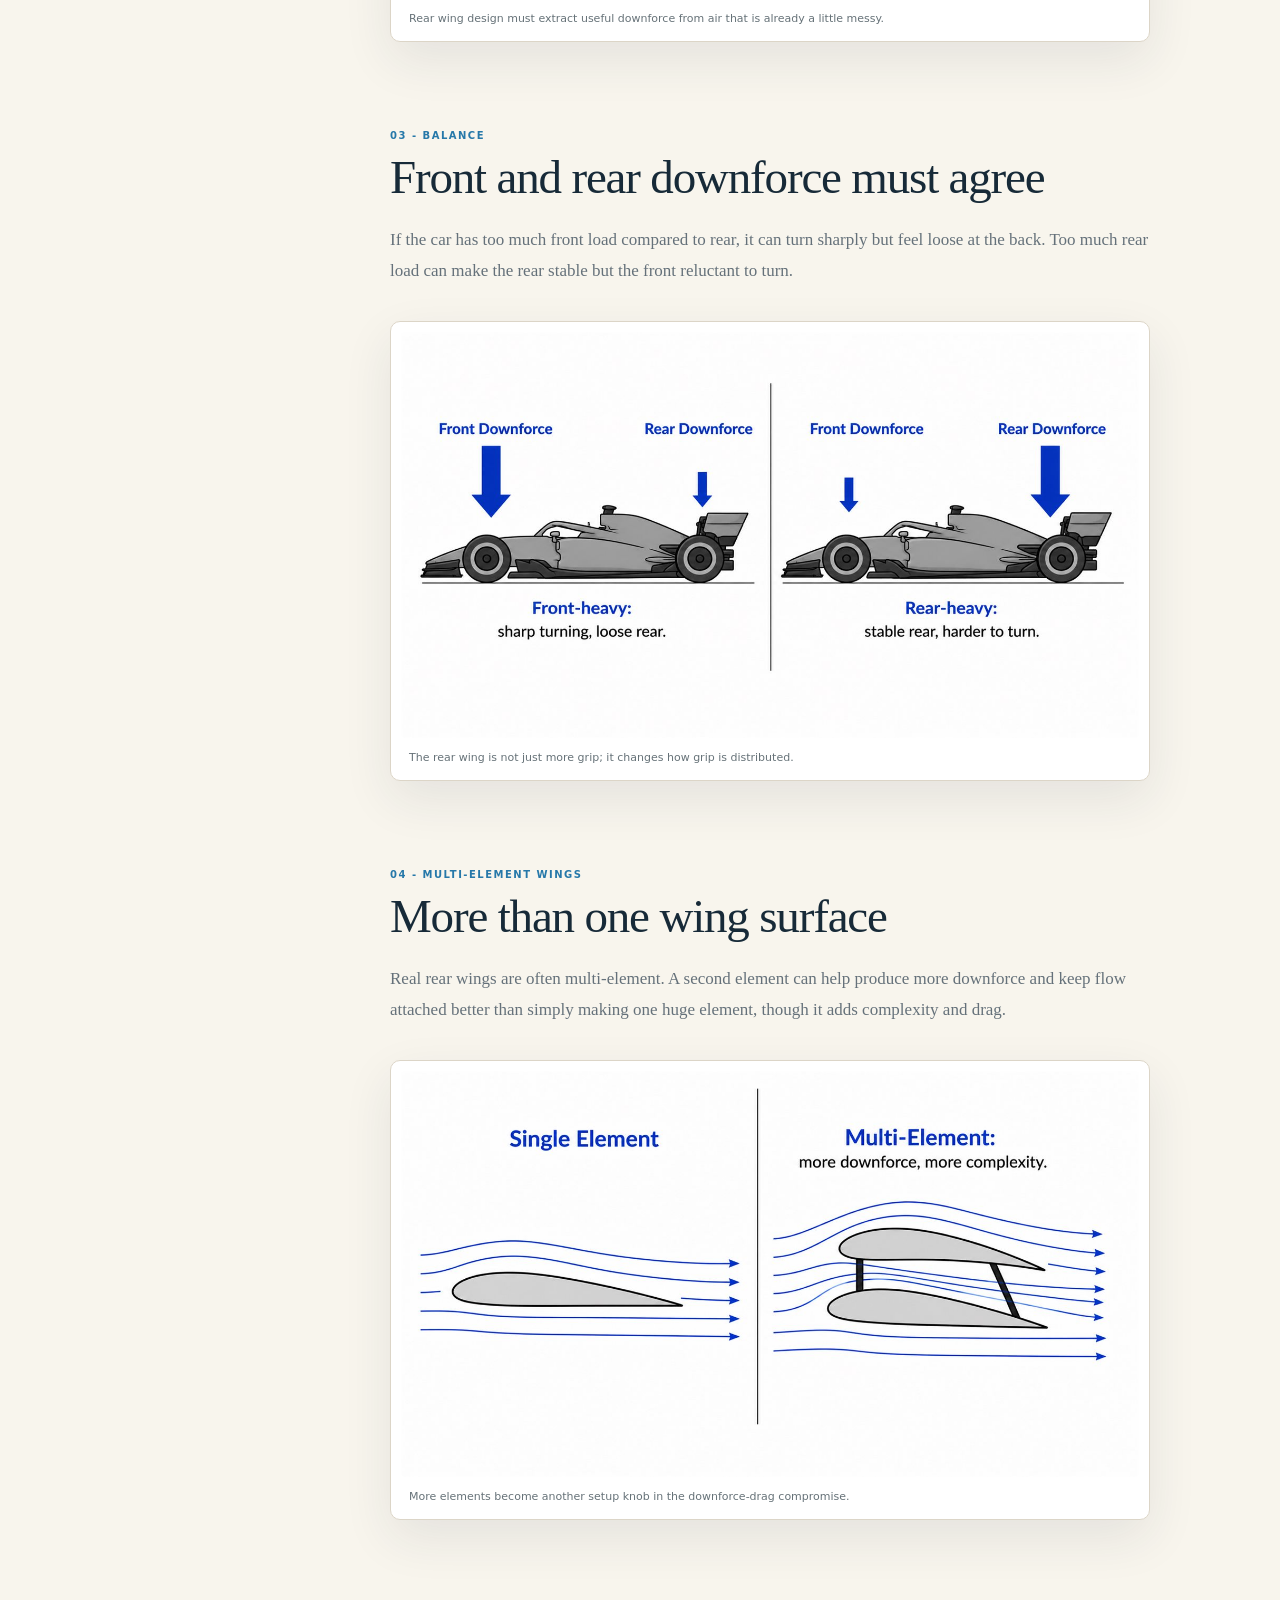
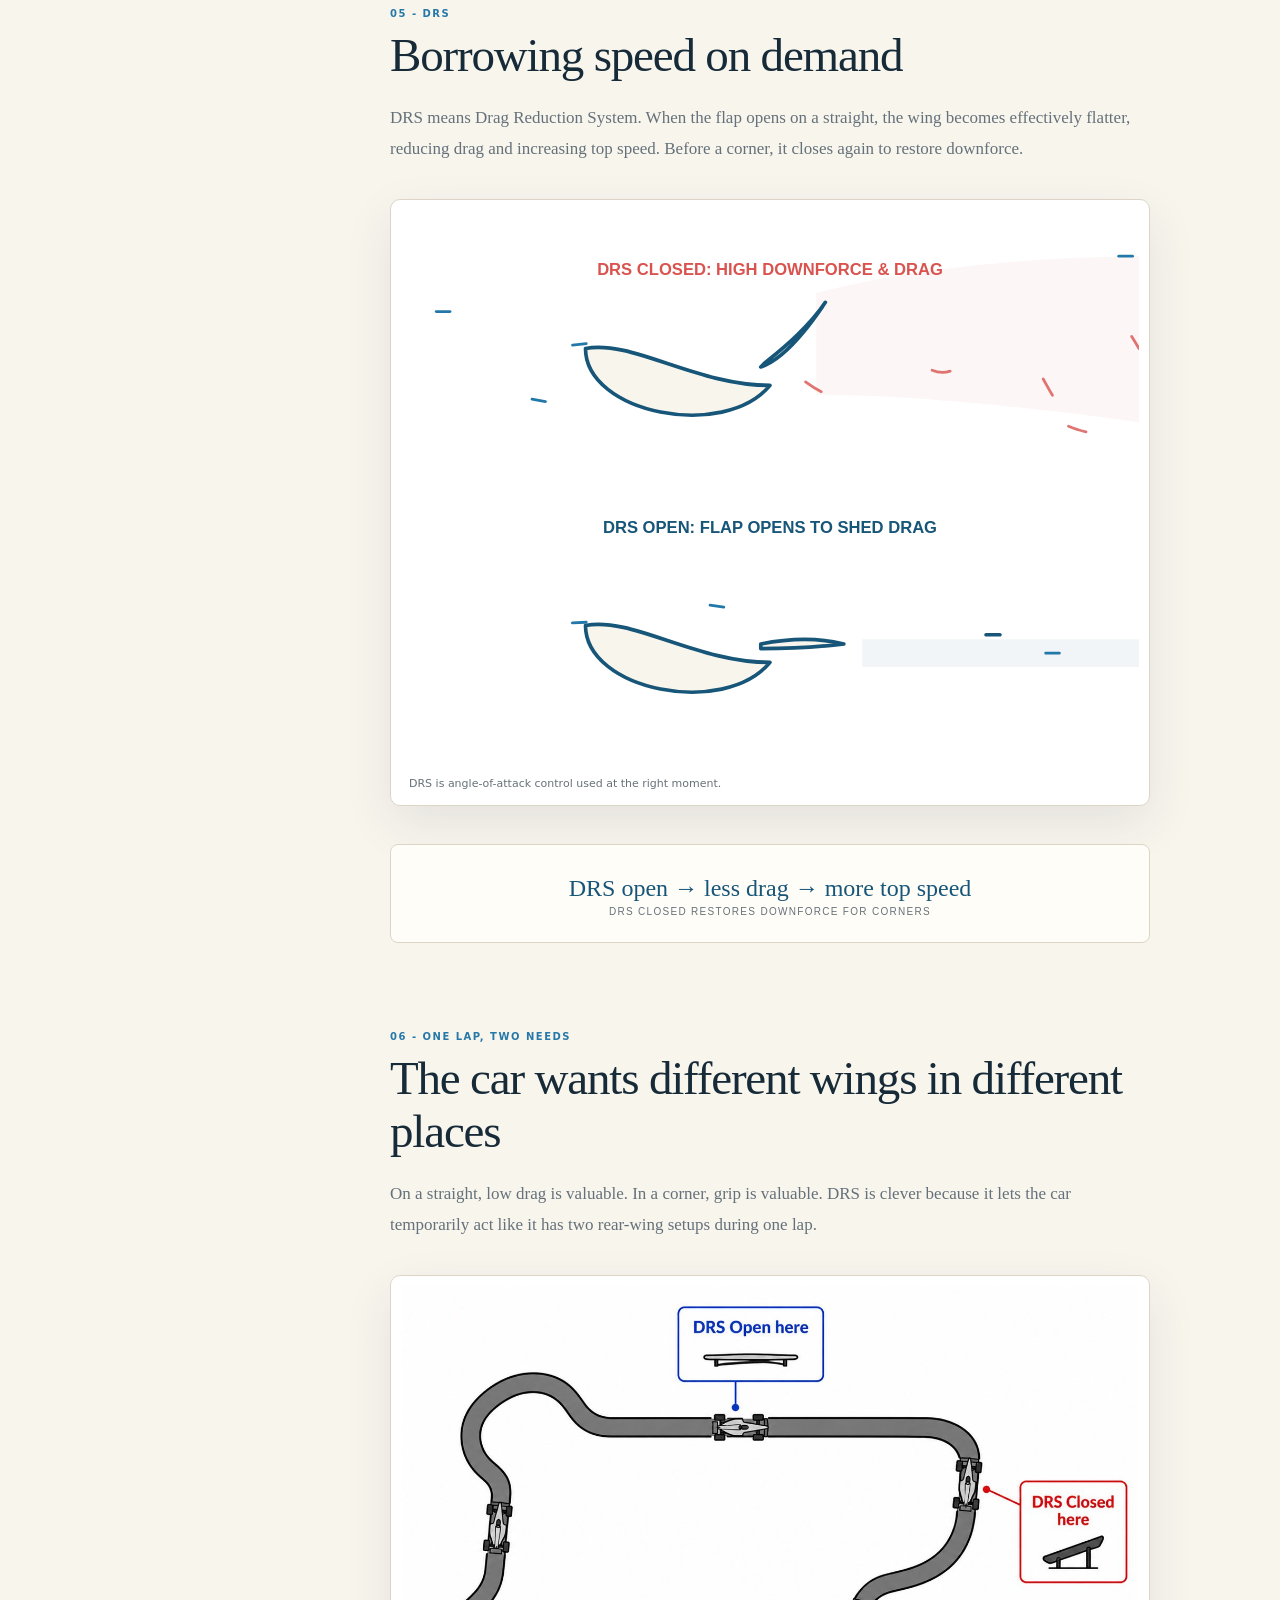
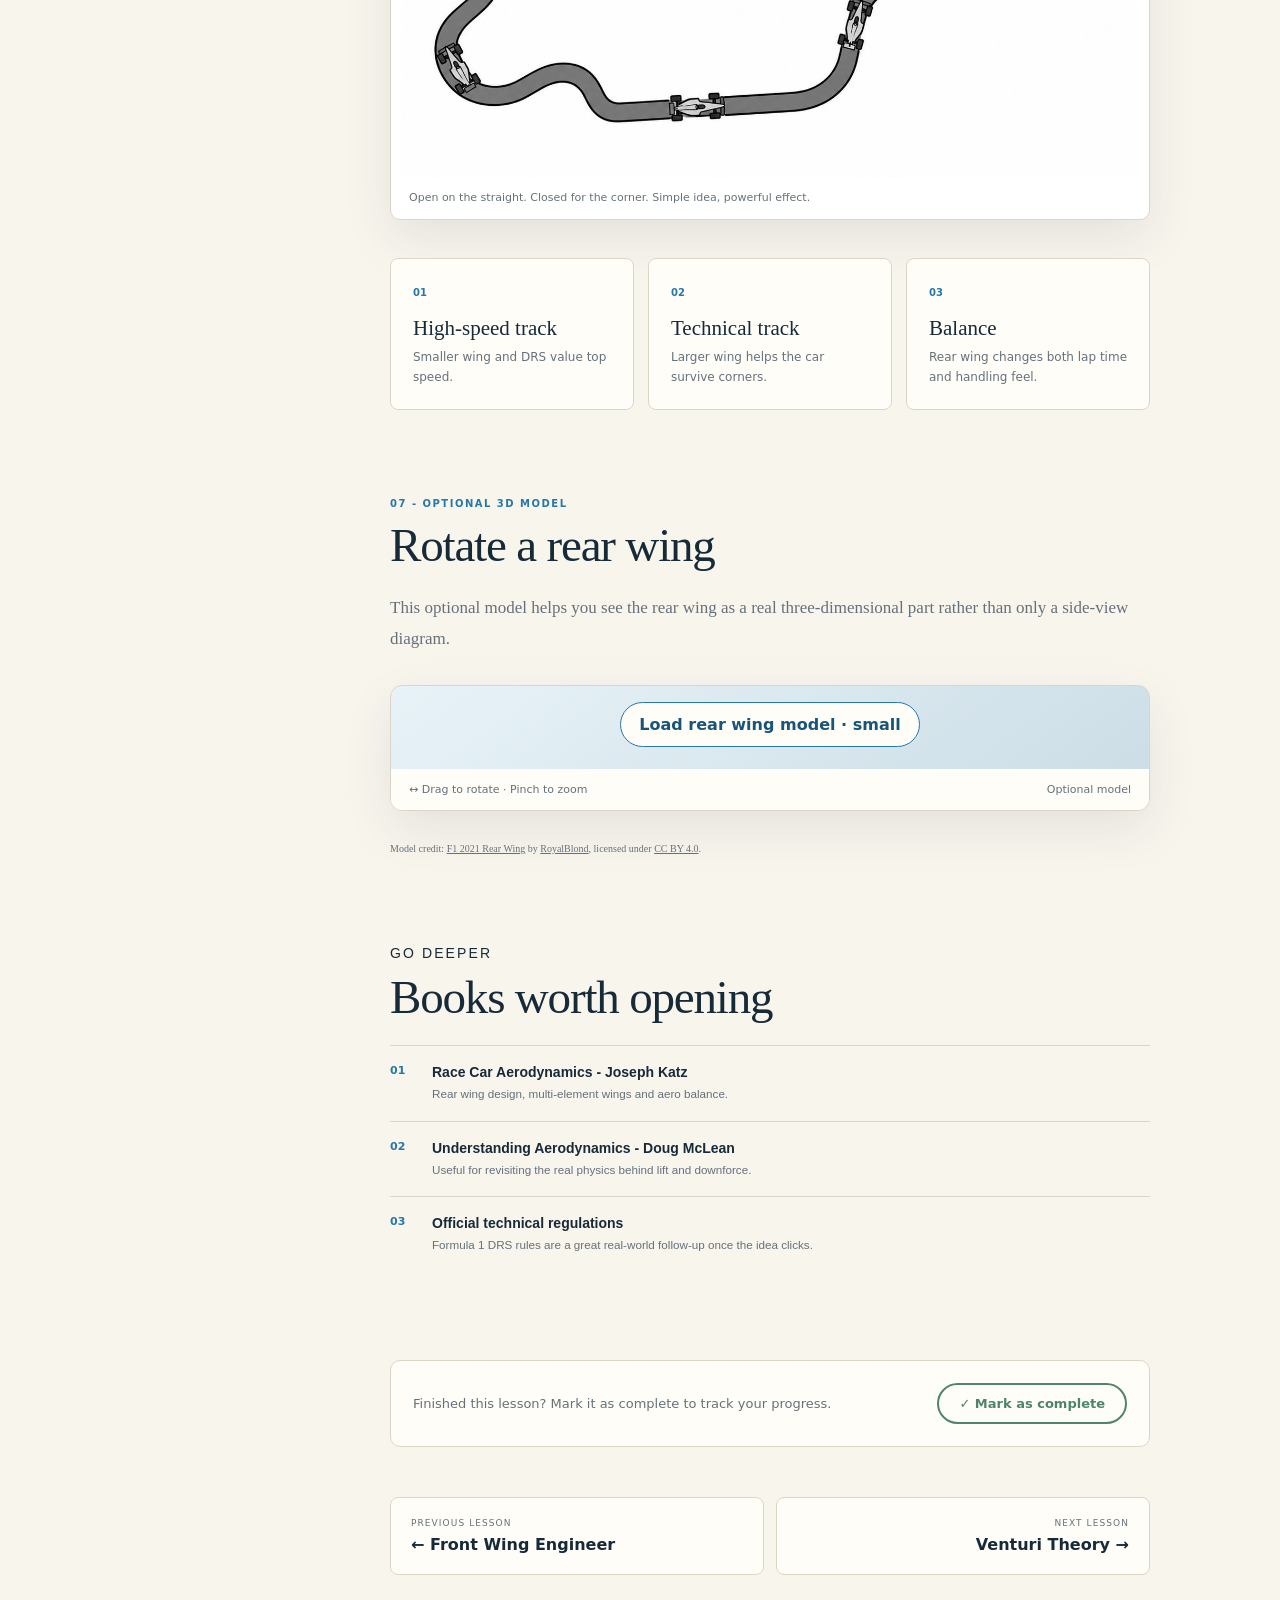
<file: modules/rear-wing-master/index.html>
﻿<!doctype html>
<html lang="en">
<head>
  <link rel="manifest" href="../../manifest.json">
  <meta name="theme-color" content="#175679">
  <meta charset="utf-8">
  <meta name="viewport" content="width=device-width,initial-scale=1">
      <link rel="icon" href="../../favicon.svg" type="image/svg+xml">
  <link rel="stylesheet" href="../../assets/styles.css">
  <script src="../../assets/search-index.js" defer></script>
  <script src="../../assets/quiz-data.js" defer></script>
  <script src="../../assets/site.js" defer></script>
  <script src="../../assets/search.js" defer></script>
  <script src="../../assets/quiz.js" defer></script>
  <script src="../../assets/enhancements.js" defer></script>
  <script src="../../assets/achievements.js" defer></script>
  <script src="../../assets/notes.js" defer></script>
  <script type="module" src="../../assets/model-viewer.min.js"></script>
<!-- SEO TAGS -->
  <title>Rear Wing Master | Aero Acharya by Divyanshu Choudhary</title>
  <meta name="description" content="Learn why rear wings carry more load, multi-element flaps, DRS and Gurney flaps.">
  <meta name="keywords" content="Aero Acharya, Divyanshu Choudhary, aerodynamics, aerodynamics course, learn aerodynamics, aerospace engineering, CFD basics, flight mechanics, aircraft design, motorsport aerodynamics">
  <link rel="canonical" href="https://aeroacharya.netlify.app/modules/rear-wing-master/index.html">
  
  <meta property="og:title" content="Rear Wing Master | Aero Acharya by Divyanshu Choudhary">
  <meta property="og:description" content="Learn why rear wings carry more load, multi-element flaps, DRS and Gurney flaps.">
  <meta property="og:url" content="https://aeroacharya.netlify.app/modules/rear-wing-master/index.html">
  <meta property="og:type" content="article">
  <meta property="og:site_name" content="Aero Acharya">
  
  <meta name="twitter:card" content="summary_large_image">
  <meta name="twitter:title" content="Rear Wing Master | Aero Acharya by Divyanshu Choudhary">
  <meta name="twitter:description" content="Learn why rear wings carry more load, multi-element flaps, DRS and Gurney flaps.">
  
  <meta name="author" content="Divyanshu Choudhary">
  
  <script type="application/ld+json">
  {
    "@context": "https://schema.org",
    "@type": "Course",
    "name": "Rear Wing Master | Aero Acharya by Divyanshu Choudhary",
    "description": "Learn why rear wings carry more load, multi-element flaps, DRS and Gurney flaps.",
    "provider": {
      "@type": "Person",
      "name": "Divyanshu Choudhary",
      "sameAs": "https://aeroacharya.netlify.app"
    }
  }
  </script>
  <!-- END SEO TAGS -->
<script async src="https://pagead2.googlesyndication.com/pagead/js/adsbygoogle.js?client=ca-pub-2757665908604833" crossorigin="anonymous"></script>
</head>
<body>
<div id="reading-progress-bar" style="position:fixed;top:0;left:0;width:100%;height:3px;z-index:998;background:transparent;pointer-events:none"><div id="reading-progress" style="height:100%;width:0;background:linear-gradient(90deg,var(--blue),var(--green));transition:width .1s linear"></div></div>
<header class="site-header wrap"><a class="brand" href="../../"><span class="brand-mark">A</span>Aero Acharya</a><button class="menu-button" data-menu aria-label="Open menu">☰</button><nav data-nav><a href="../../#modules">Modules</a><a href="../../glossary.html">Glossary</a><a href="../../#about">About</a><button class="search-btn" data-search-open aria-label="Search lessons"><span>🔍</span><span>Search</span><kbd>Ctrl K</kbd></button><button class="theme-toggle" data-theme-toggle></button></nav></header>
<div class="breadcrumb wrap"><a href="../../">Modules</a><span>›</span><span>Race car wings</span><span>›</span><b>Rear Wing Master</b></div>
<header class="lesson-hero wrap"><div><p class="kicker">RACE CAR WINGS · LESSON 06</p><h1>Rear Wing<br>Master</h1><p class="hook">The rear wing is where downforce, drag, balance and DRS all meet in one visible race-car part.</p><div class="lesson-meta"><span>▷ About 15 minutes</span><span>◎ 5 visual diagrams</span></div></div><div class="lesson-visual"><img src="../../assets/images/module-6/drs-animated.svg" alt="Animated DRS open and closed comparison" width="800" height="600"></div></header>
<div class="lesson-layout"><aside class="toc"><span>IN THIS LESSON</span><a href="#why">1 · Why rear wing</a><a href="#air">2 · Disturbed air</a><a href="#balance">3 · Balance</a><a href="#elements">4 · Elements</a><a href="#drs">5 · DRS</a><a href="#lap">6 · One lap</a><a href="#model">7 · 3D model</a><div class="toc-note"><b>Same physics, real part.</b><br>The rear wing applies pressure, angle, drag and setup trade-offs together.</div><div class="font-toggle"><button id="font-dec" aria-label="Decrease font size">A-</button><span>FONT</span><button id="font-inc" aria-label="Increase font size">A+</button></div></aside>
<article class="lesson">
<section id="why"><p class="section-no">01 - CASE STUDY</p><h2>Why the rear wing matters</h2><p class="lead">The rear wing creates downforce at the back of the car, but it also changes the car&apos;s balance and straight-line drag.</p><p>It is one of the clearest places to see everything you have learned: pressure difference, chord, camber, angle of attack, downforce-versus-drag and efficiency.</p></section>
<section id="air"><p class="section-no">02 - AIR ARRIVING AT THE REAR</p><h2>The rear wing works in disturbed air</h2><p>Unlike the front wing, the rear wing does not receive perfectly clean air. The air has already passed around the nose, tyres, cockpit, bodywork and engine cover.</p><figure class="concept"><img loading="lazy" src="../../assets/images/module-6/rear-wing-airflow.jpg" alt="Disturbed air reaching rear wing"><figcaption>Rear wing design must extract useful downforce from air that is already a little messy.</figcaption></figure></section>
<section id="balance"><p class="section-no">03 - BALANCE</p><h2>Front and rear downforce must agree</h2><p>If the car has too much front load compared to rear, it can turn sharply but feel loose at the back. Too much rear load can make the rear stable but the front reluctant to turn.</p><figure class="concept"><img loading="lazy" src="../../assets/images/module-6/balance.jpg" alt="Front-heavy and rear-heavy downforce balance"><figcaption>The rear wing is not just more grip; it changes how grip is distributed.</figcaption></figure></section>
<section id="elements"><p class="section-no">04 - MULTI-ELEMENT WINGS</p><h2>More than one wing surface</h2><p>Real rear wings are often multi-element. A second element can help produce more downforce and keep flow attached better than simply making one huge element, though it adds complexity and drag.</p><figure class="concept"><img loading="lazy" src="../../assets/images/module-6/multi-element.jpg" alt="Single element and multi-element rear wing"><figcaption>More elements become another setup knob in the downforce-drag compromise.</figcaption></figure></section>
<section id="drs"><p class="section-no">05 - DRS</p><h2>Borrowing speed on demand</h2><p>DRS means Drag Reduction System. When the flap opens on a straight, the wing becomes effectively flatter, reducing drag and increasing top speed. Before a corner, it closes again to restore downforce.</p><figure class="concept"><img loading="lazy" src="../../assets/images/module-6/drs-animated.svg" alt="Animated DRS closed and DRS open comparison" width="800" height="600"><figcaption>DRS is angle-of-attack control used at the right moment.</figcaption></figure><div class="formula">DRS open → less drag → more top speed<small>DRS CLOSED RESTORES DOWNFORCE FOR CORNERS</small></div></section>
<section id="lap"><p class="section-no">06 - ONE LAP, TWO NEEDS</p><h2>The car wants different wings in different places</h2><p>On a straight, low drag is valuable. In a corner, grip is valuable. DRS is clever because it lets the car temporarily act like it has two rear-wing setups during one lap.</p><figure class="concept"><img loading="lazy" src="../../assets/images/module-6/drs-track.jpg" alt="Track showing DRS open and closed zones"><figcaption>Open on the straight. Closed for the corner. Simple idea, powerful effect.</figcaption></figure><div class="three-cards"><div class="info-card"><span>01</span><b>High-speed track</b><p>Smaller wing and DRS value top speed.</p></div><div class="info-card"><span>02</span><b>Technical track</b><p>Larger wing helps the car survive corners.</p></div><div class="info-card"><span>03</span><b>Balance</b><p>Rear wing changes both lap time and handling feel.</p></div></div></section>
<section id="model"><p class="section-no">07 - OPTIONAL 3D MODEL</p><h2>Rotate a rear wing</h2><p>This optional model helps you see the rear wing as a real three-dimensional part rather than only a side-view diagram.</p><div class="model-shell"><model-viewer loading="lazy" reveal="auto" alt="Interactive F1 2021 rear wing model" camera-controls auto-rotate rotation-per-second="12deg" shadow-intensity="1" exposure="1.05" environment-image="neutral"><div class="loading-model" slot="poster">Rear wing model ready</div><p>Your browser cannot display the interactive model.</p></model-viewer><button class="model-load" data-load-model data-model-src="../../assets/models/rear-wing-2021/scene.gltf">Load rear wing model · small</button><div class="model-tools"><span>↔ Drag to rotate · Pinch to zoom</span><span>Optional model</span></div></div><p class="model-credit">Model credit: <a href="https://sketchfab.com/3d-models/f1-2021-rear-wing-94854a2f73d64d778ac6b0f9b0b04271" target="_blank" rel="noopener">F1 2021 Rear Wing</a> by <a href="https://sketchfab.com/Oriol-Plazas" target="_blank" rel="noopener">RoyalBlond</a>, licensed under <a href="https://creativecommons.org/licenses/by/4.0/" target="_blank" rel="noopener">CC BY 4.0</a>.</p></section>
<section class="references"><p class="section-no">GO DEEPER</p><h2>Books worth opening</h2><div><span>01</span><p><b>Race Car Aerodynamics - Joseph Katz</b><small>Rear wing design, multi-element wings and aero balance.</small></p></div><div><span>02</span><p><b>Understanding Aerodynamics - Doug McLean</b><small>Useful for revisiting the real physics behind lift and downforce.</small></p></div><div><span>03</span><p><b>Official technical regulations</b><small>Formula 1 DRS rules are a great real-world follow-up once the idea clicks.</small></p></div></section>
<div id="lesson-quiz"></div>
<div class="mark-complete-wrap"><p>Finished this lesson? Mark it as complete to track your progress.</p><button class="mark-complete-btn" aria-label="Mark lesson as complete">✓ Mark as complete</button></div>
<nav class="lesson-nav"><a href="../front-wing-engineer/"><small>PREVIOUS LESSON</small><b>← Front Wing Engineer</b></a><a href="../venturi-theory/"><small>NEXT LESSON</small><b>Venturi Theory →</b></a></nav>
</article></div><button id="back-to-top" aria-label="Back to top">↑ Top</button>
</body></html>
</file>
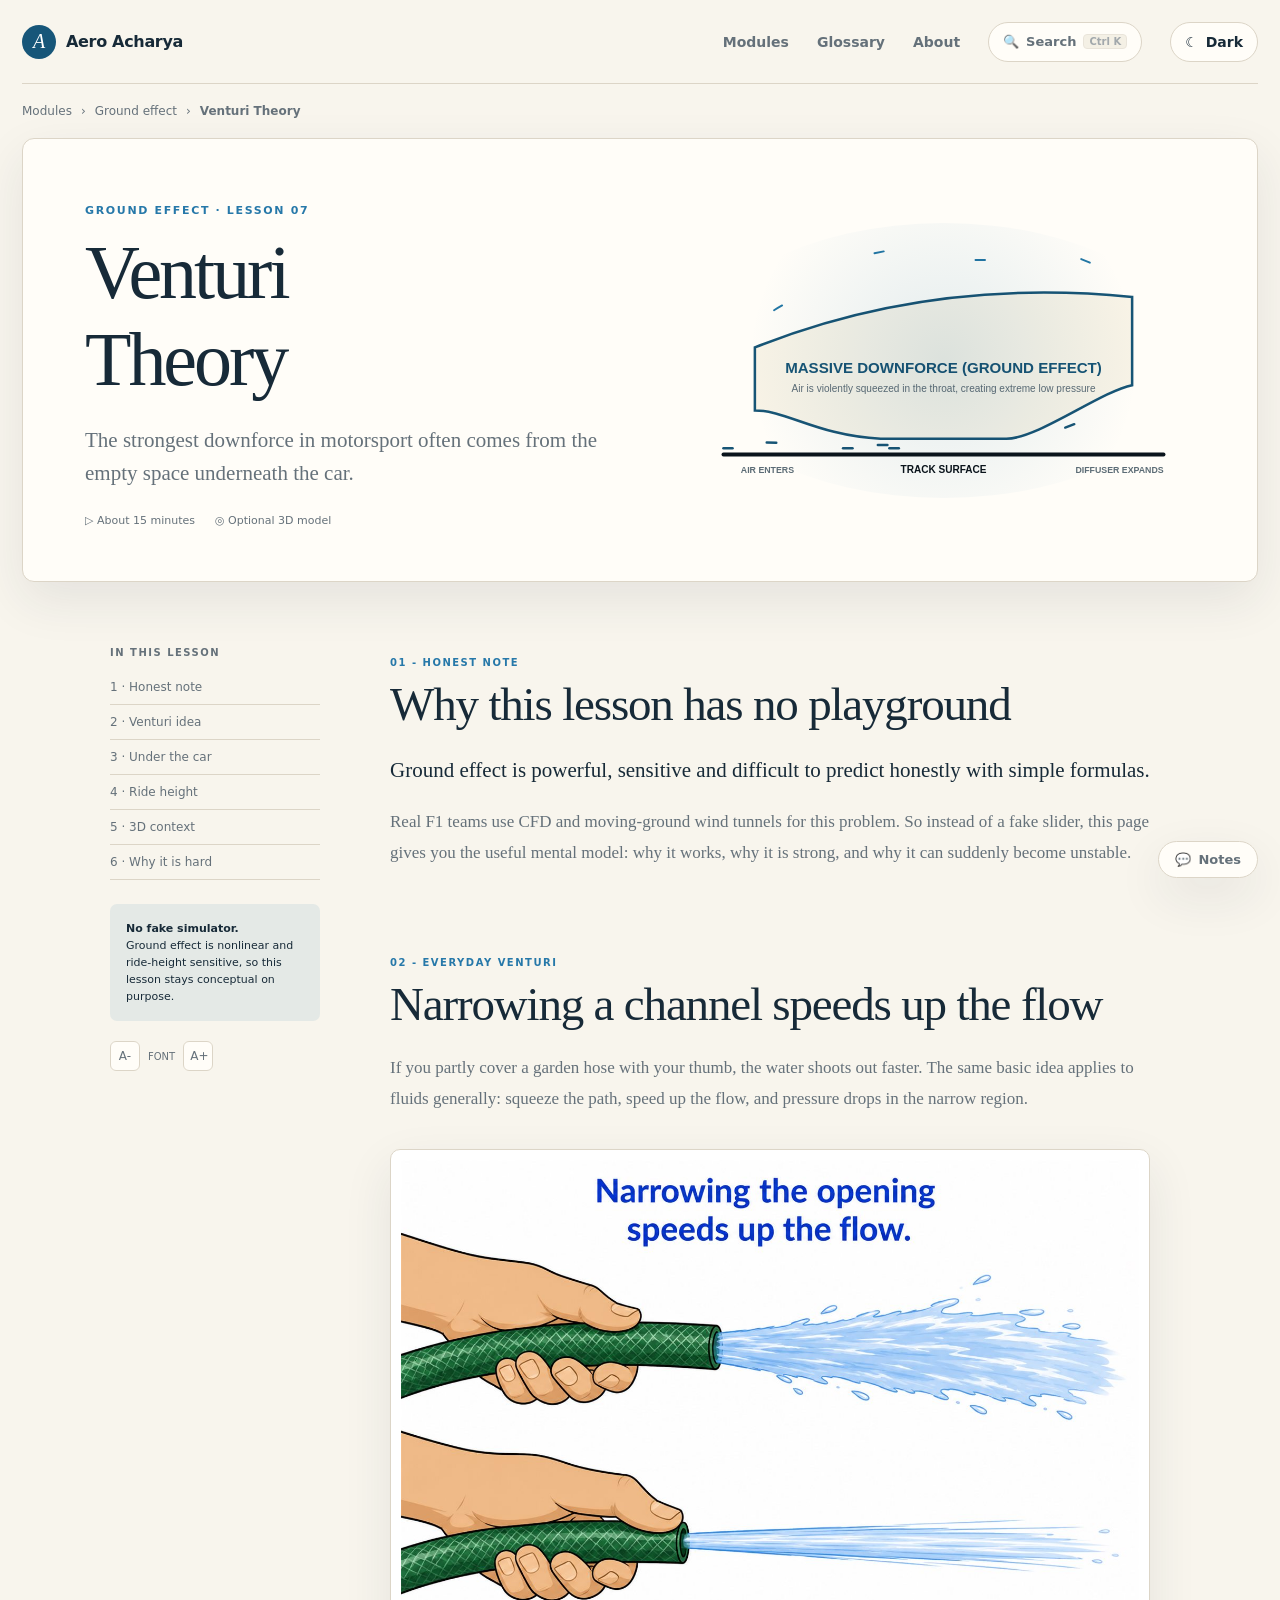
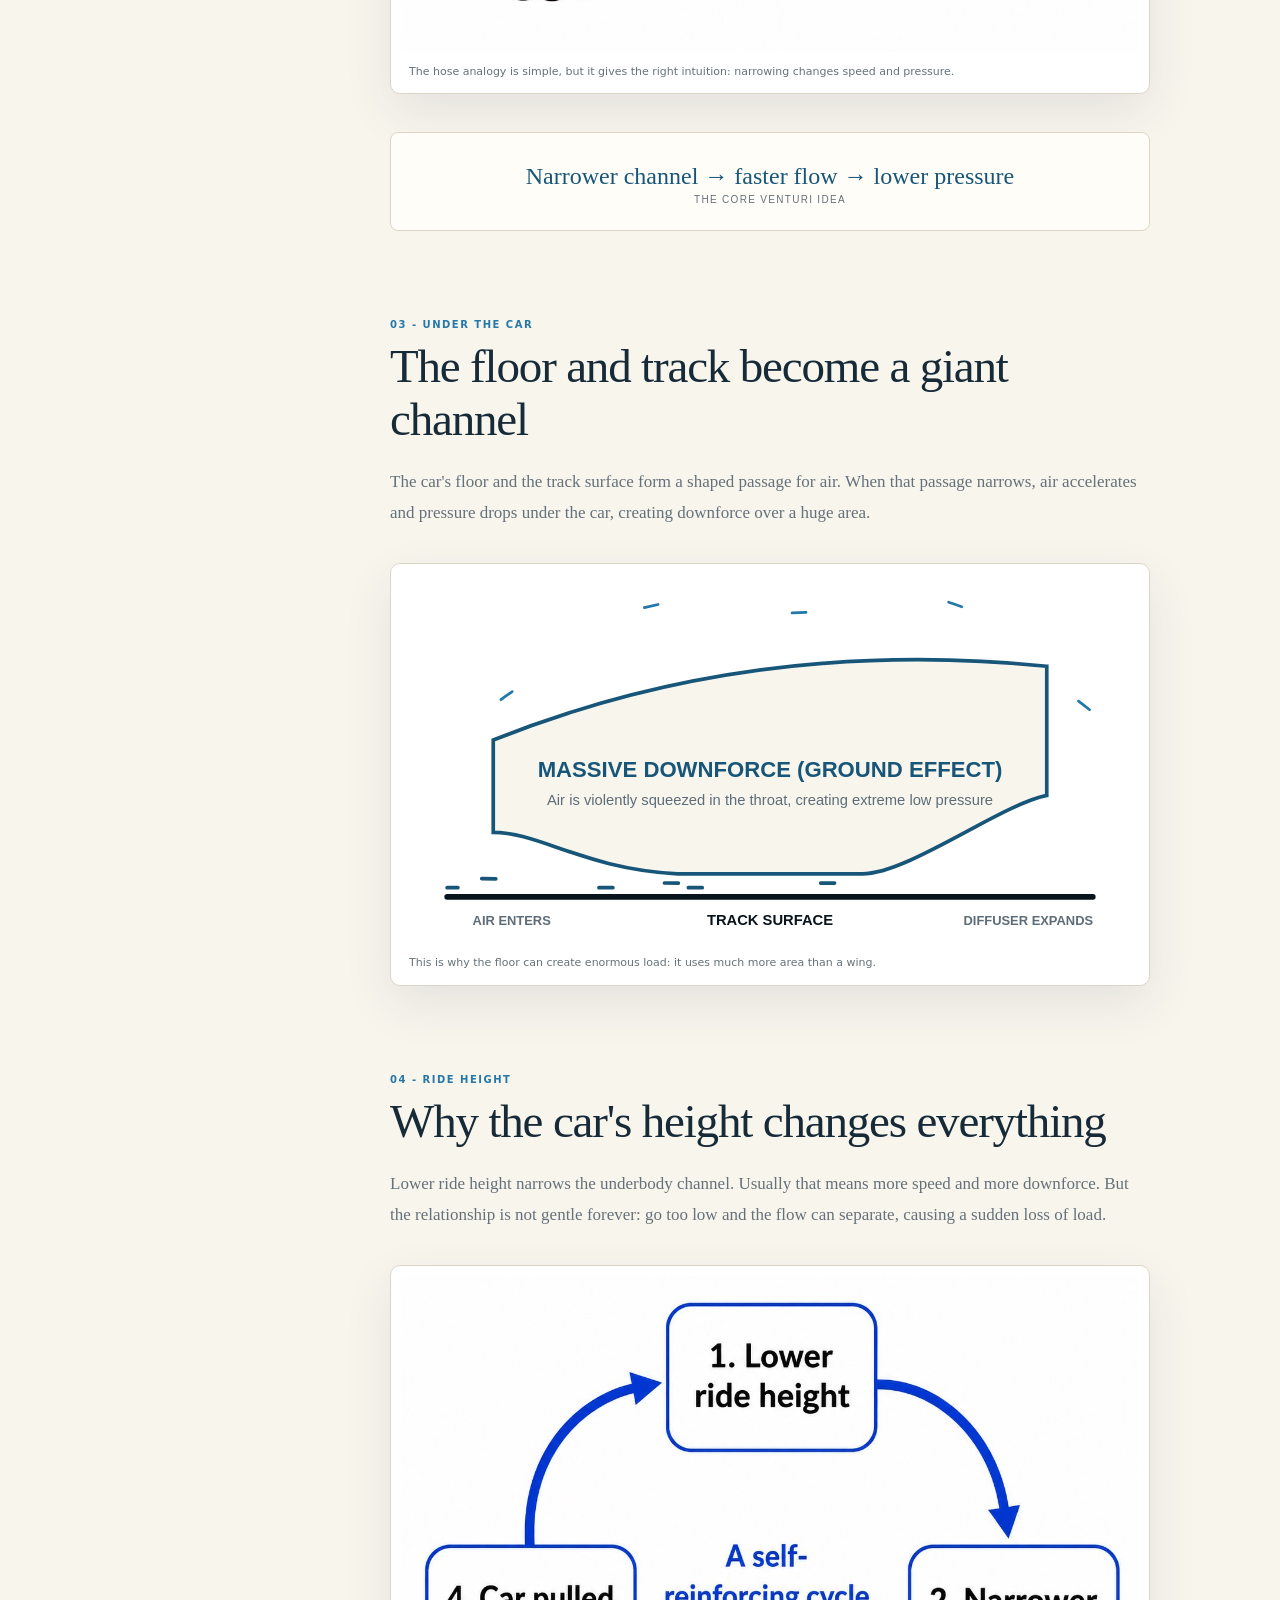
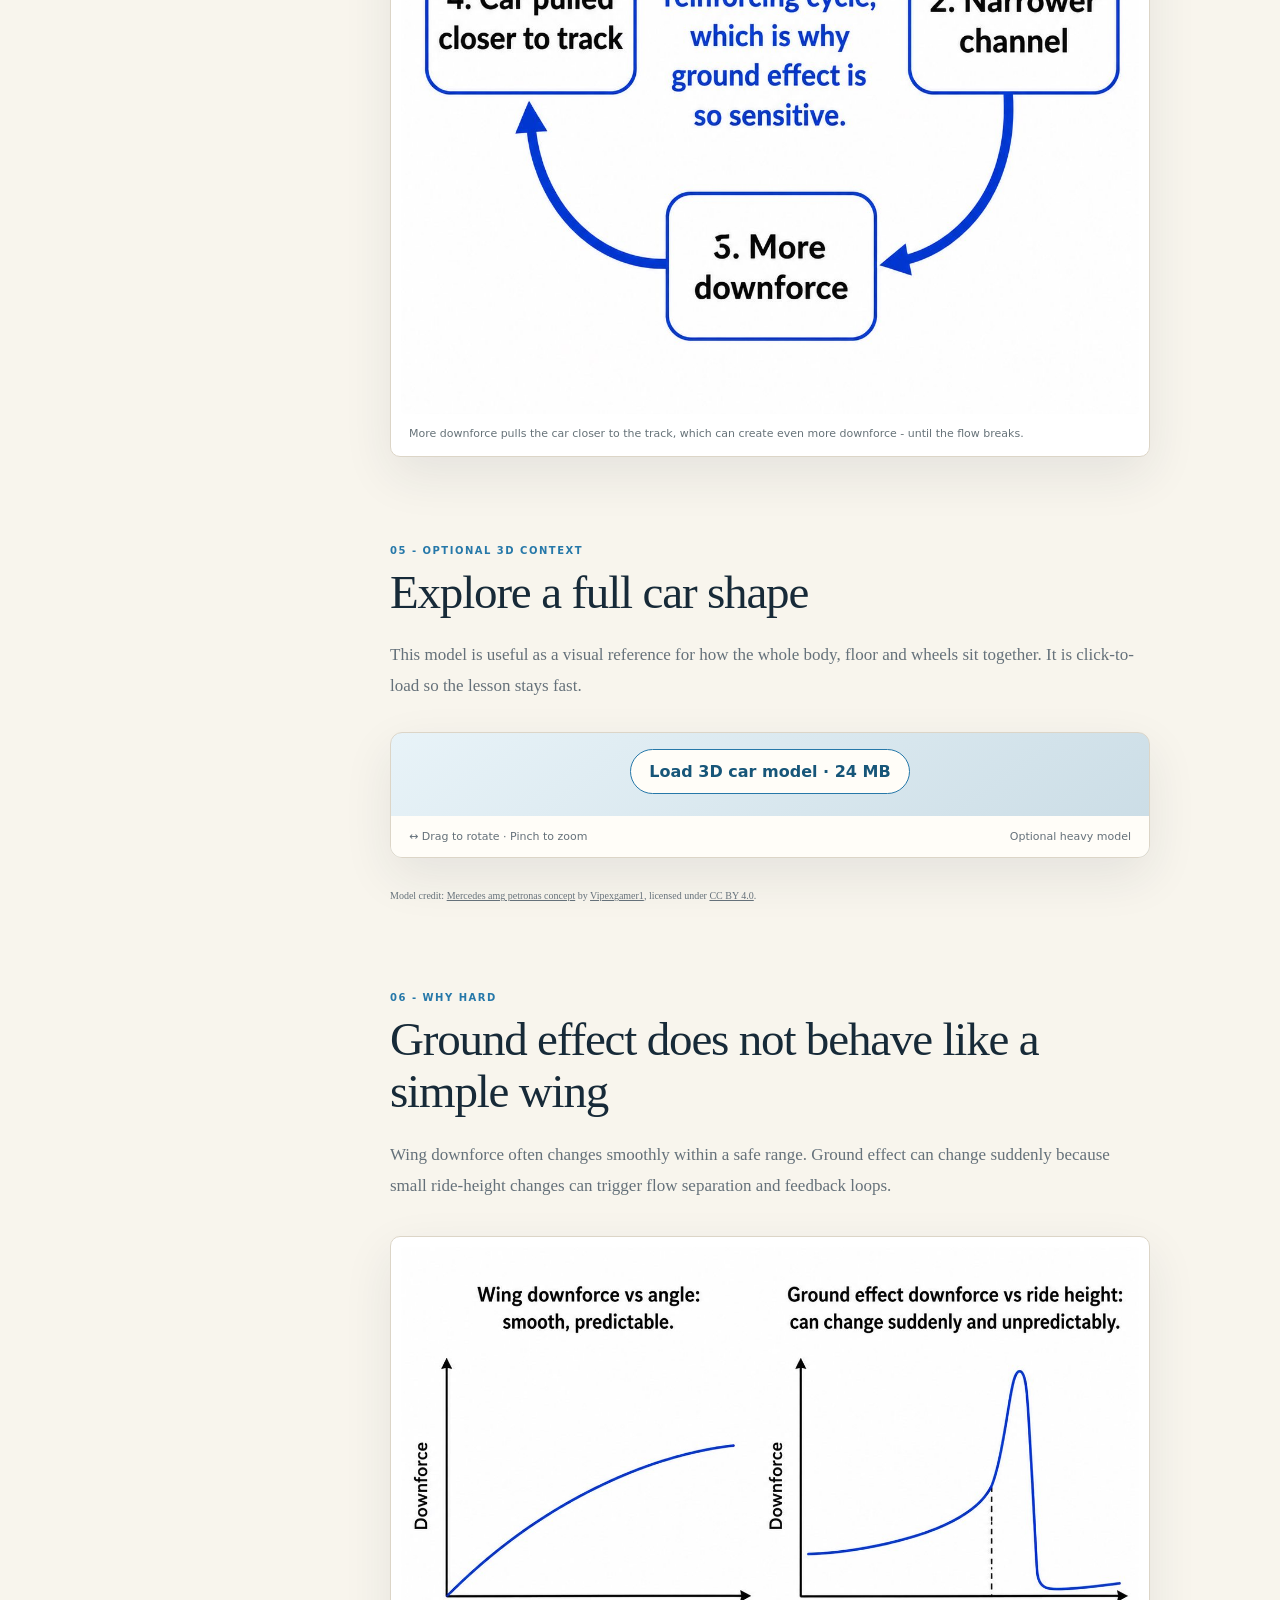
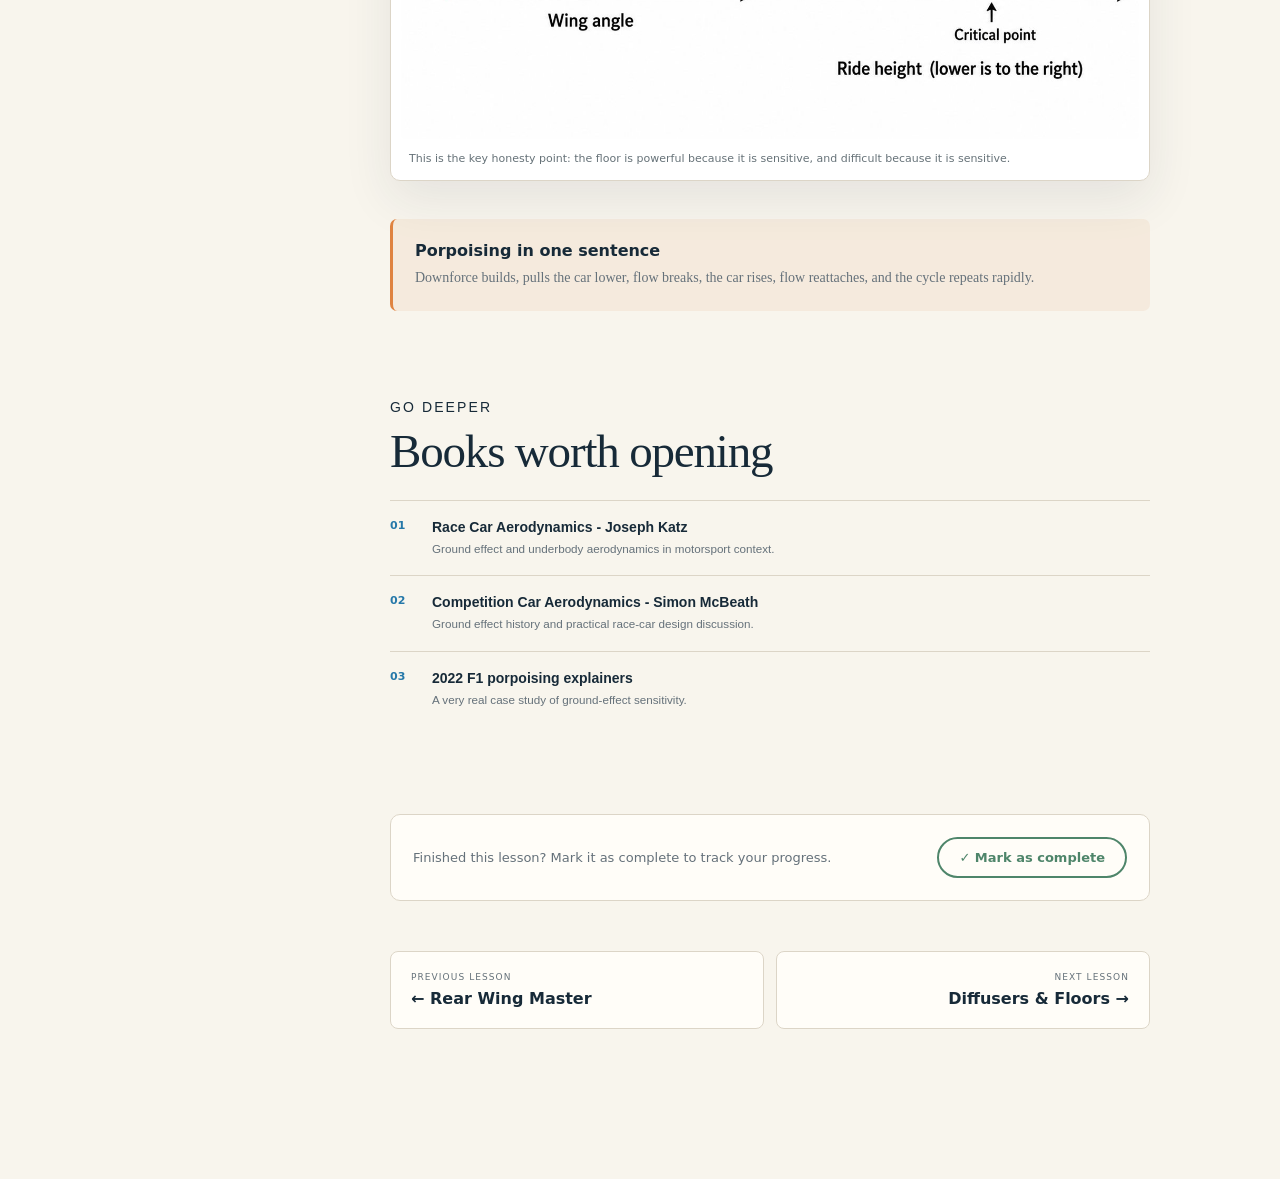
<file: modules/venturi-theory/index.html>
﻿<!doctype html>
<html lang="en">
<head>
  <link rel="manifest" href="../../manifest.json">
  <meta name="theme-color" content="#175679">
  <meta charset="utf-8">
  <meta name="viewport" content="width=device-width,initial-scale=1">
      <link rel="icon" href="../../favicon.svg" type="image/svg+xml">
  <link rel="stylesheet" href="../../assets/styles.css">
  <script src="../../assets/search-index.js" defer></script>
  <script src="../../assets/quiz-data.js" defer></script>
  <script src="../../assets/site.js" defer></script>
  <script src="../../assets/search.js" defer></script>
  <script src="../../assets/quiz.js" defer></script>
  <script src="../../assets/enhancements.js" defer></script>
  <script src="../../assets/achievements.js" defer></script>
  <script src="../../assets/notes.js" defer></script>
  <script type="module" src="../../assets/model-viewer.min.js"></script>
<!-- SEO TAGS -->
  <title>Venturi Theory | Aero Acharya by Divyanshu Choudhary</title>
  <meta name="description" content="Understand ground effect, venturi tunnels, underfloor aerodynamics and porpoising.">
  <meta name="keywords" content="Aero Acharya, Divyanshu Choudhary, aerodynamics, aerodynamics course, learn aerodynamics, aerospace engineering, CFD basics, flight mechanics, aircraft design, motorsport aerodynamics">
  <link rel="canonical" href="https://aeroacharya.netlify.app/modules/venturi-theory/index.html">
  
  <meta property="og:title" content="Venturi Theory | Aero Acharya by Divyanshu Choudhary">
  <meta property="og:description" content="Understand ground effect, venturi tunnels, underfloor aerodynamics and porpoising.">
  <meta property="og:url" content="https://aeroacharya.netlify.app/modules/venturi-theory/index.html">
  <meta property="og:type" content="article">
  <meta property="og:site_name" content="Aero Acharya">
  
  <meta name="twitter:card" content="summary_large_image">
  <meta name="twitter:title" content="Venturi Theory | Aero Acharya by Divyanshu Choudhary">
  <meta name="twitter:description" content="Understand ground effect, venturi tunnels, underfloor aerodynamics and porpoising.">
  
  <meta name="author" content="Divyanshu Choudhary">
  
  <script type="application/ld+json">
  {
    "@context": "https://schema.org",
    "@type": "Course",
    "name": "Venturi Theory | Aero Acharya by Divyanshu Choudhary",
    "description": "Understand ground effect, venturi tunnels, underfloor aerodynamics and porpoising.",
    "provider": {
      "@type": "Person",
      "name": "Divyanshu Choudhary",
      "sameAs": "https://aeroacharya.netlify.app"
    }
  }
  </script>
  <!-- END SEO TAGS -->
<script async src="https://pagead2.googlesyndication.com/pagead/js/adsbygoogle.js?client=ca-pub-2757665908604833" crossorigin="anonymous"></script>
</head>
<body>
<div id="reading-progress-bar" style="position:fixed;top:0;left:0;width:100%;height:3px;z-index:998;background:transparent;pointer-events:none"><div id="reading-progress" style="height:100%;width:0;background:linear-gradient(90deg,var(--blue),var(--green));transition:width .1s linear"></div></div>
<header class="site-header wrap"><a class="brand" href="../../"><span class="brand-mark">A</span>Aero Acharya</a><button class="menu-button" data-menu aria-label="Open menu">☰</button><nav data-nav><a href="../../#modules">Modules</a><a href="../../glossary.html">Glossary</a><a href="../../#about">About</a><button class="search-btn" data-search-open aria-label="Search lessons"><span>🔍</span><span>Search</span><kbd>Ctrl K</kbd></button><button class="theme-toggle" data-theme-toggle></button></nav></header>
<div class="breadcrumb wrap"><a href="../../">Modules</a><span>›</span><span>Ground effect</span><span>›</span><b>Venturi Theory</b></div>
<header class="lesson-hero wrap"><div><p class="kicker">GROUND EFFECT · LESSON 07</p><h1>Venturi<br>Theory</h1><p class="hook">The strongest downforce in motorsport often comes from the empty space underneath the car.</p><div class="lesson-meta"><span>▷ About 15 minutes</span><span>◎ Optional 3D model</span></div></div><div class="lesson-visual"><img src="../../assets/images/module-7/ground-effect-animated.svg" alt="Animated ground effect under a race car" width="800" height="400"></div></header>
<div class="lesson-layout"><aside class="toc"><span>IN THIS LESSON</span><a href="#honest">1 · Honest note</a><a href="#hose">2 · Venturi idea</a><a href="#floor">3 · Under the car</a><a href="#height">4 · Ride height</a><a href="#model">5 · 3D context</a><a href="#hard">6 · Why it is hard</a><div class="toc-note"><b>No fake simulator.</b><br>Ground effect is nonlinear and ride-height sensitive, so this lesson stays conceptual on purpose.</div><div class="font-toggle"><button id="font-dec" aria-label="Decrease font size">A-</button><span>FONT</span><button id="font-inc" aria-label="Increase font size">A+</button></div></aside>
<article class="lesson">
<section id="honest"><p class="section-no">01 - HONEST NOTE</p><h2>Why this lesson has no playground</h2><p class="lead">Ground effect is powerful, sensitive and difficult to predict honestly with simple formulas.</p><p>Real F1 teams use CFD and moving-ground wind tunnels for this problem. So instead of a fake slider, this page gives you the useful mental model: why it works, why it is strong, and why it can suddenly become unstable.</p></section>
<section id="hose"><p class="section-no">02 - EVERYDAY VENTURI</p><h2>Narrowing a channel speeds up the flow</h2><p>If you partly cover a garden hose with your thumb, the water shoots out faster. The same basic idea applies to fluids generally: squeeze the path, speed up the flow, and pressure drops in the narrow region.</p><figure class="concept"><img loading="lazy" src="../../assets/images/module-7/hose-venturi.jpg" alt="Garden hose Venturi analogy"><figcaption>The hose analogy is simple, but it gives the right intuition: narrowing changes speed and pressure.</figcaption></figure><div class="formula">Narrower channel → faster flow → lower pressure<small>THE CORE VENTURI IDEA</small></div></section>
<section id="floor"><p class="section-no">03 - UNDER THE CAR</p><h2>The floor and track become a giant channel</h2><p>The car&apos;s floor and the track surface form a shaped passage for air. When that passage narrows, air accelerates and pressure drops under the car, creating downforce over a huge area.</p><figure class="concept"><img loading="lazy" src="../../assets/images/module-7/ground-effect-animated.svg" alt="Animated low pressure and fast airflow under the car" width="800" height="400"><figcaption>This is why the floor can create enormous load: it uses much more area than a wing.</figcaption></figure></section>
<section id="height"><p class="section-no">04 - RIDE HEIGHT</p><h2>Why the car&apos;s height changes everything</h2><p>Lower ride height narrows the underbody channel. Usually that means more speed and more downforce. But the relationship is not gentle forever: go too low and the flow can separate, causing a sudden loss of load.</p><figure class="concept"><img loading="lazy" src="../../assets/images/module-7/feedback-loop.jpg" alt="Ground effect ride height feedback loop"><figcaption>More downforce pulls the car closer to the track, which can create even more downforce - until the flow breaks.</figcaption></figure></section>
<section id="model"><p class="section-no">05 - OPTIONAL 3D CONTEXT</p><h2>Explore a full car shape</h2><p>This model is useful as a visual reference for how the whole body, floor and wheels sit together. It is click-to-load so the lesson stays fast.</p><div class="model-shell"><model-viewer loading="lazy" reveal="auto" alt="Interactive Mercedes AMG Petronas concept car model" camera-controls auto-rotate rotation-per-second="10deg" shadow-intensity="1" exposure="1.05" environment-image="neutral"><div class="loading-model" slot="poster">Model ready to load</div><p>Your browser cannot display the interactive model. The diagrams still work normally.</p></model-viewer><button class="model-load" data-load-model data-model-src="../../assets/models/mercedes-concept/scene.gltf">Load 3D car model · 24 MB</button><div class="model-tools"><span>↔ Drag to rotate · Pinch to zoom</span><span>Optional heavy model</span></div></div><p class="model-credit">Model credit: <a href="https://sketchfab.com/3d-models/mercedes-amg-petronas-concept-fbc17940319c40929776b52d17285990" target="_blank" rel="noopener">Mercedes amg petronas concept</a> by <a href="https://sketchfab.com/Vipexgamer1" target="_blank" rel="noopener">Vipexgamer1</a>, licensed under <a href="https://creativecommons.org/licenses/by/4.0/" target="_blank" rel="noopener">CC BY 4.0</a>.</p></section>
<section id="hard"><p class="section-no">06 - WHY HARD</p><h2>Ground effect does not behave like a simple wing</h2><p>Wing downforce often changes smoothly within a safe range. Ground effect can change suddenly because small ride-height changes can trigger flow separation and feedback loops.</p><figure class="concept"><img loading="lazy" src="../../assets/images/module-7/nonlinear-curve.jpg" alt="Wing downforce versus ground effect downforce curve"><figcaption>This is the key honesty point: the floor is powerful because it is sensitive, and difficult because it is sensitive.</figcaption></figure><div class="note"><b>Porpoising in one sentence</b><p>Downforce builds, pulls the car lower, flow breaks, the car rises, flow reattaches, and the cycle repeats rapidly.</p></div></section>
<section class="references"><p class="section-no">GO DEEPER</p><h2>Books worth opening</h2><div><span>01</span><p><b>Race Car Aerodynamics - Joseph Katz</b><small>Ground effect and underbody aerodynamics in motorsport context.</small></p></div><div><span>02</span><p><b>Competition Car Aerodynamics - Simon McBeath</b><small>Ground effect history and practical race-car design discussion.</small></p></div><div><span>03</span><p><b>2022 F1 porpoising explainers</b><small>A very real case study of ground-effect sensitivity.</small></p></div></section>
<div id="lesson-quiz"></div>
<div class="mark-complete-wrap"><p>Finished this lesson? Mark it as complete to track your progress.</p><button class="mark-complete-btn" aria-label="Mark lesson as complete">✓ Mark as complete</button></div>
<nav class="lesson-nav"><a href="../rear-wing-master/"><small>PREVIOUS LESSON</small><b>← Rear Wing Master</b></a><a href="../diffusers-floors/"><small>NEXT LESSON</small><b>Diffusers &amp; Floors →</b></a></nav>
</article></div><button id="back-to-top" aria-label="Back to top">↑ Top</button>
</body></html>
</file>
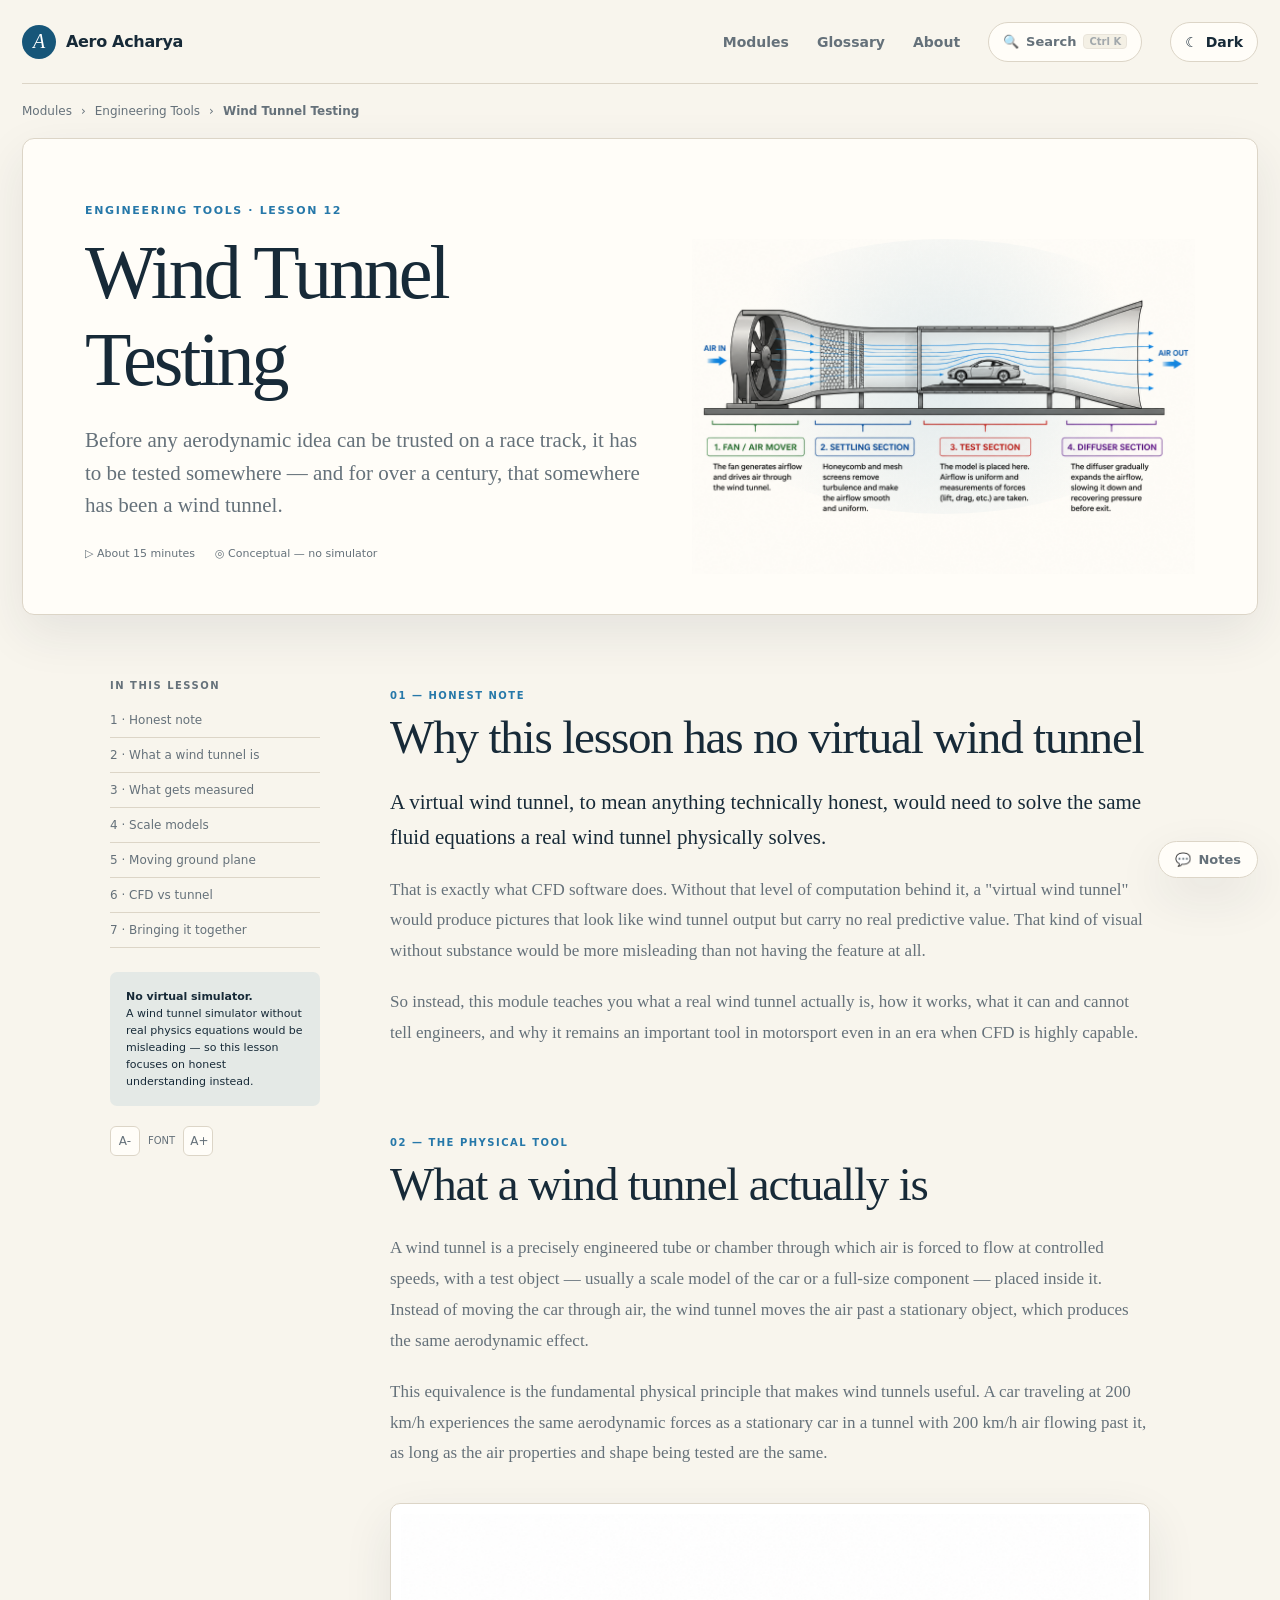
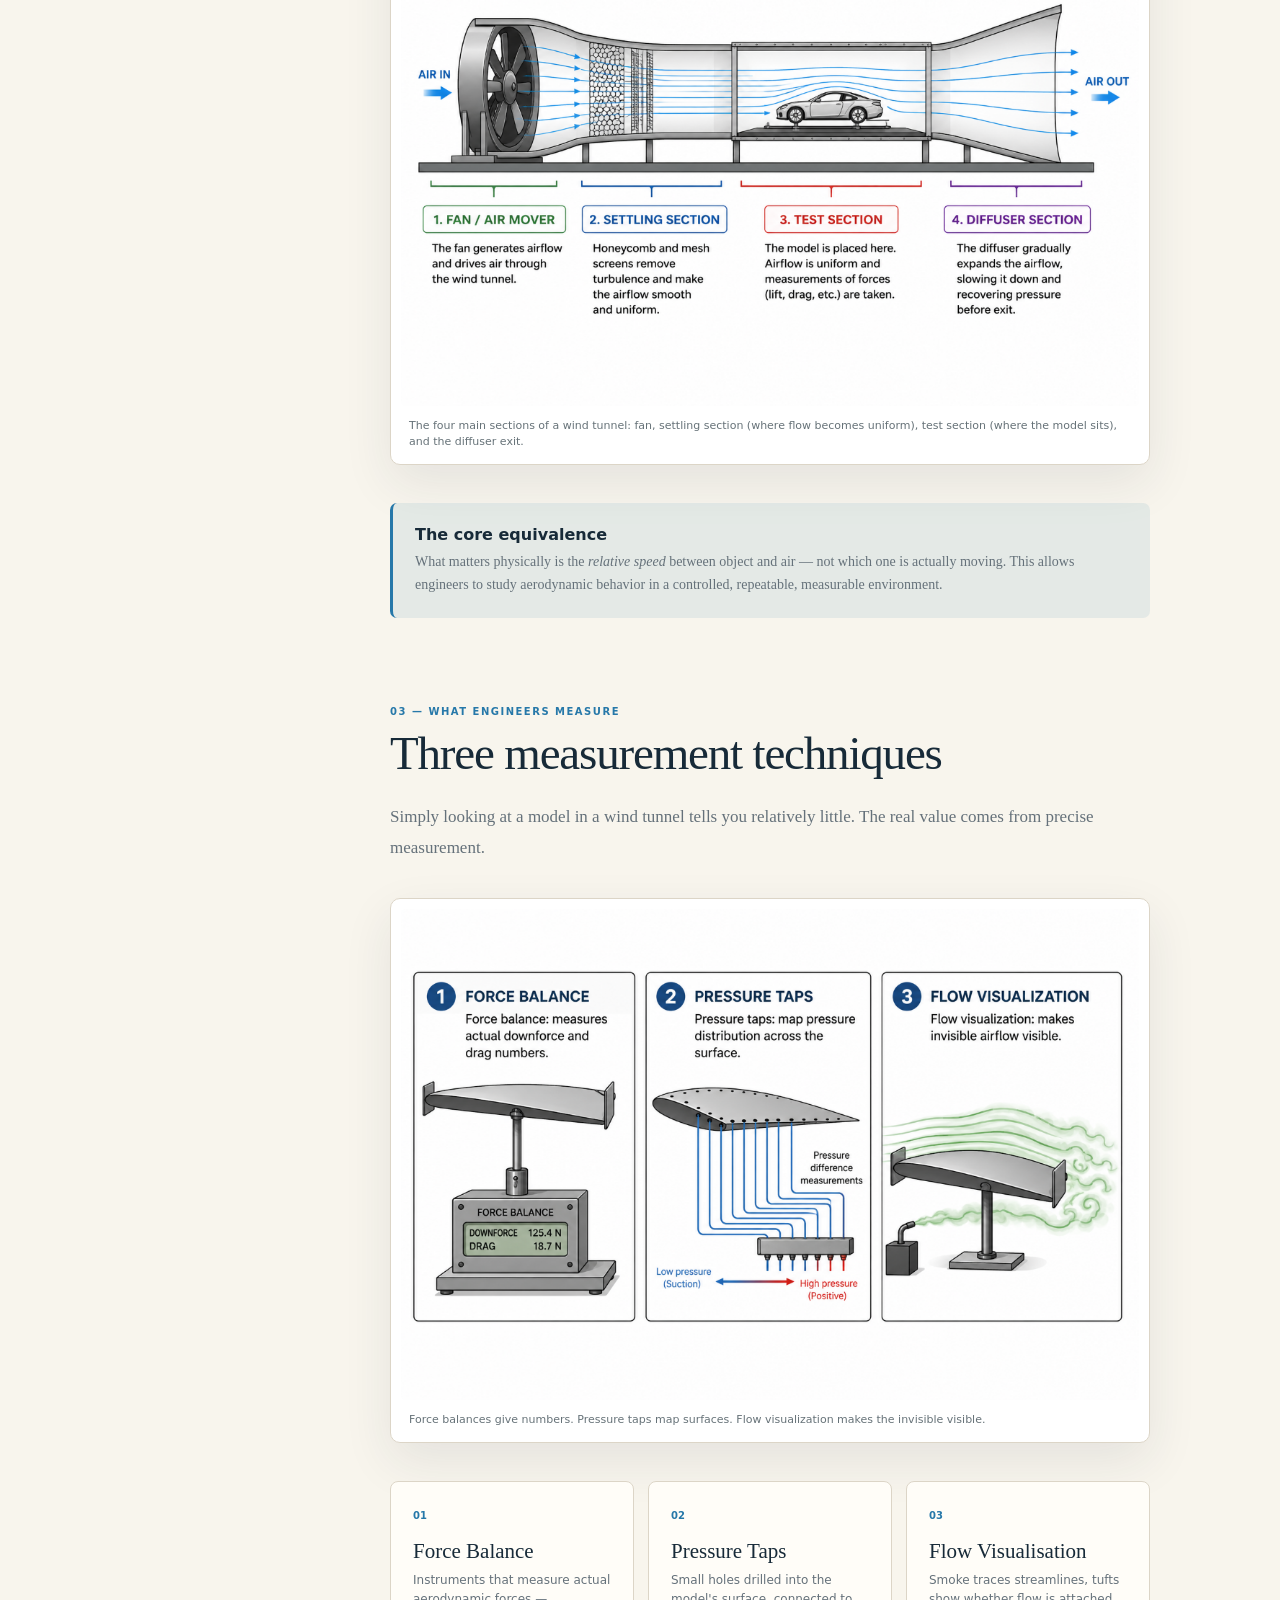
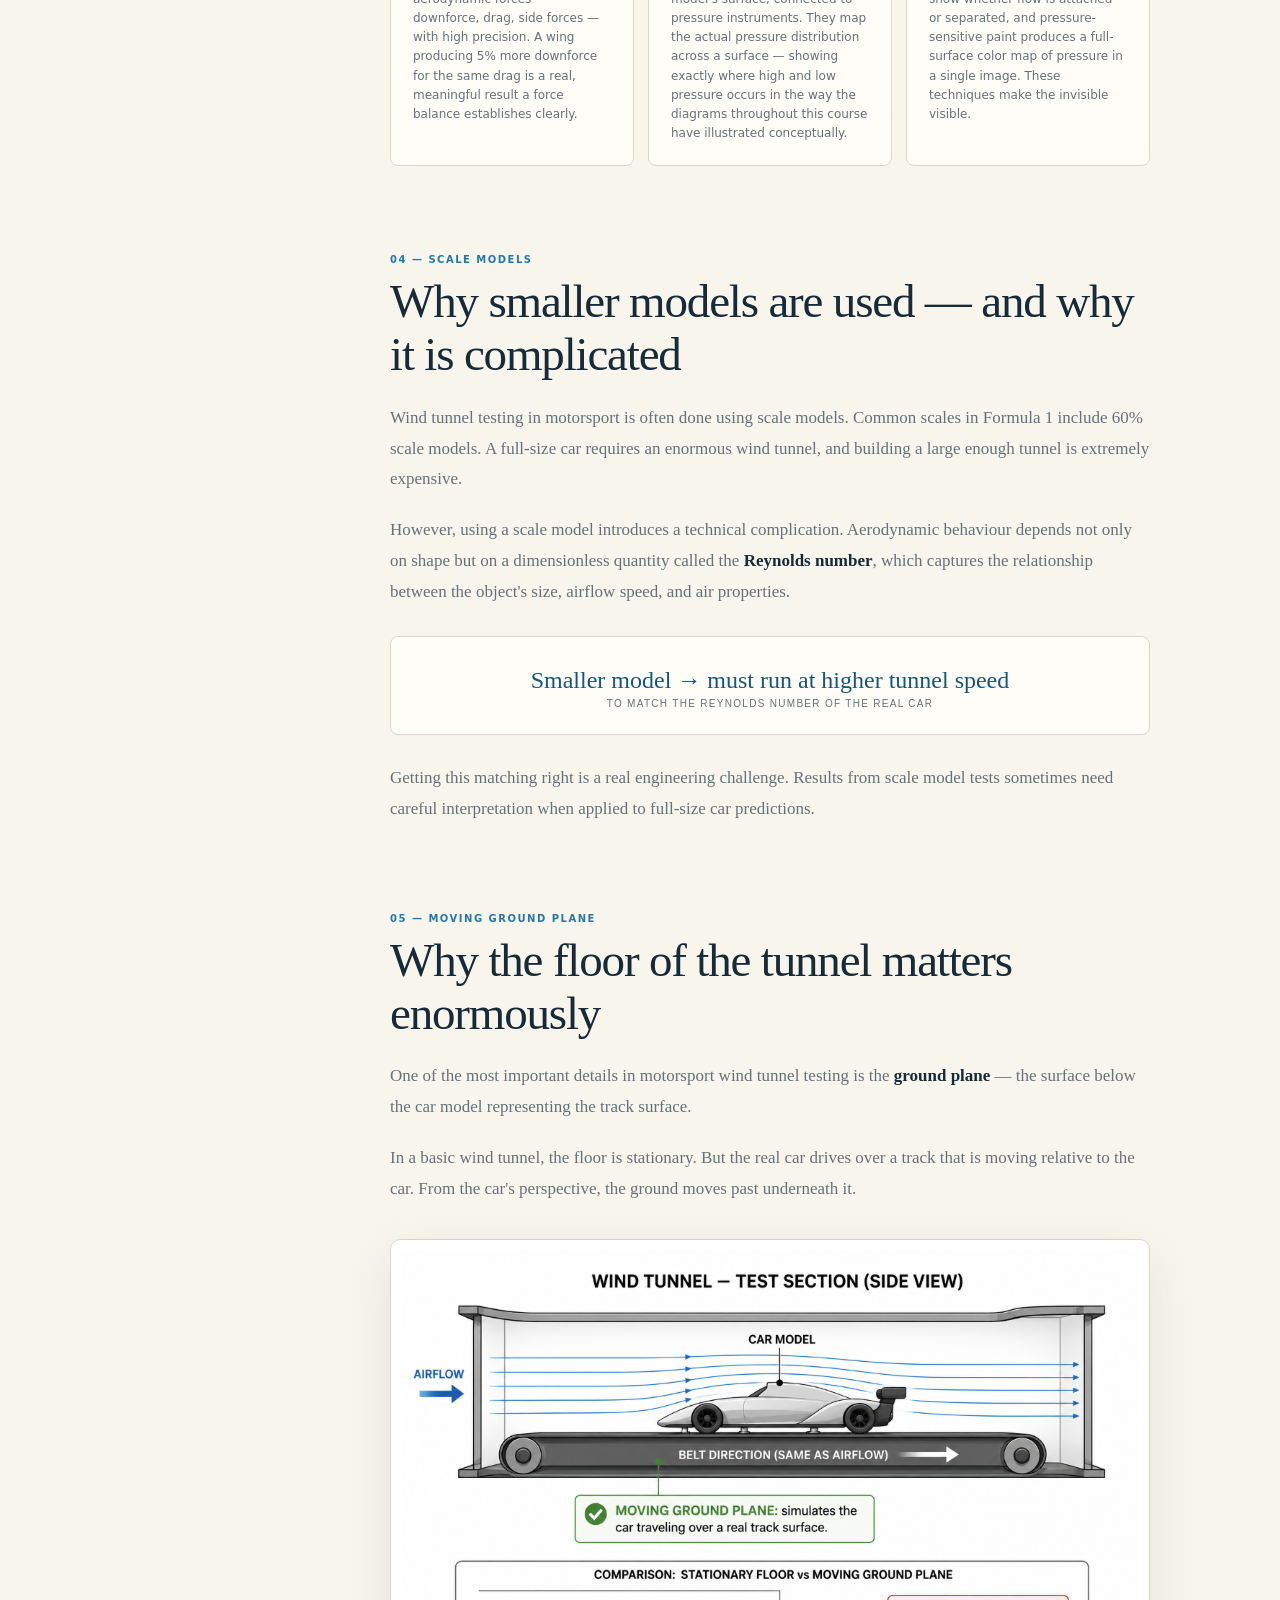
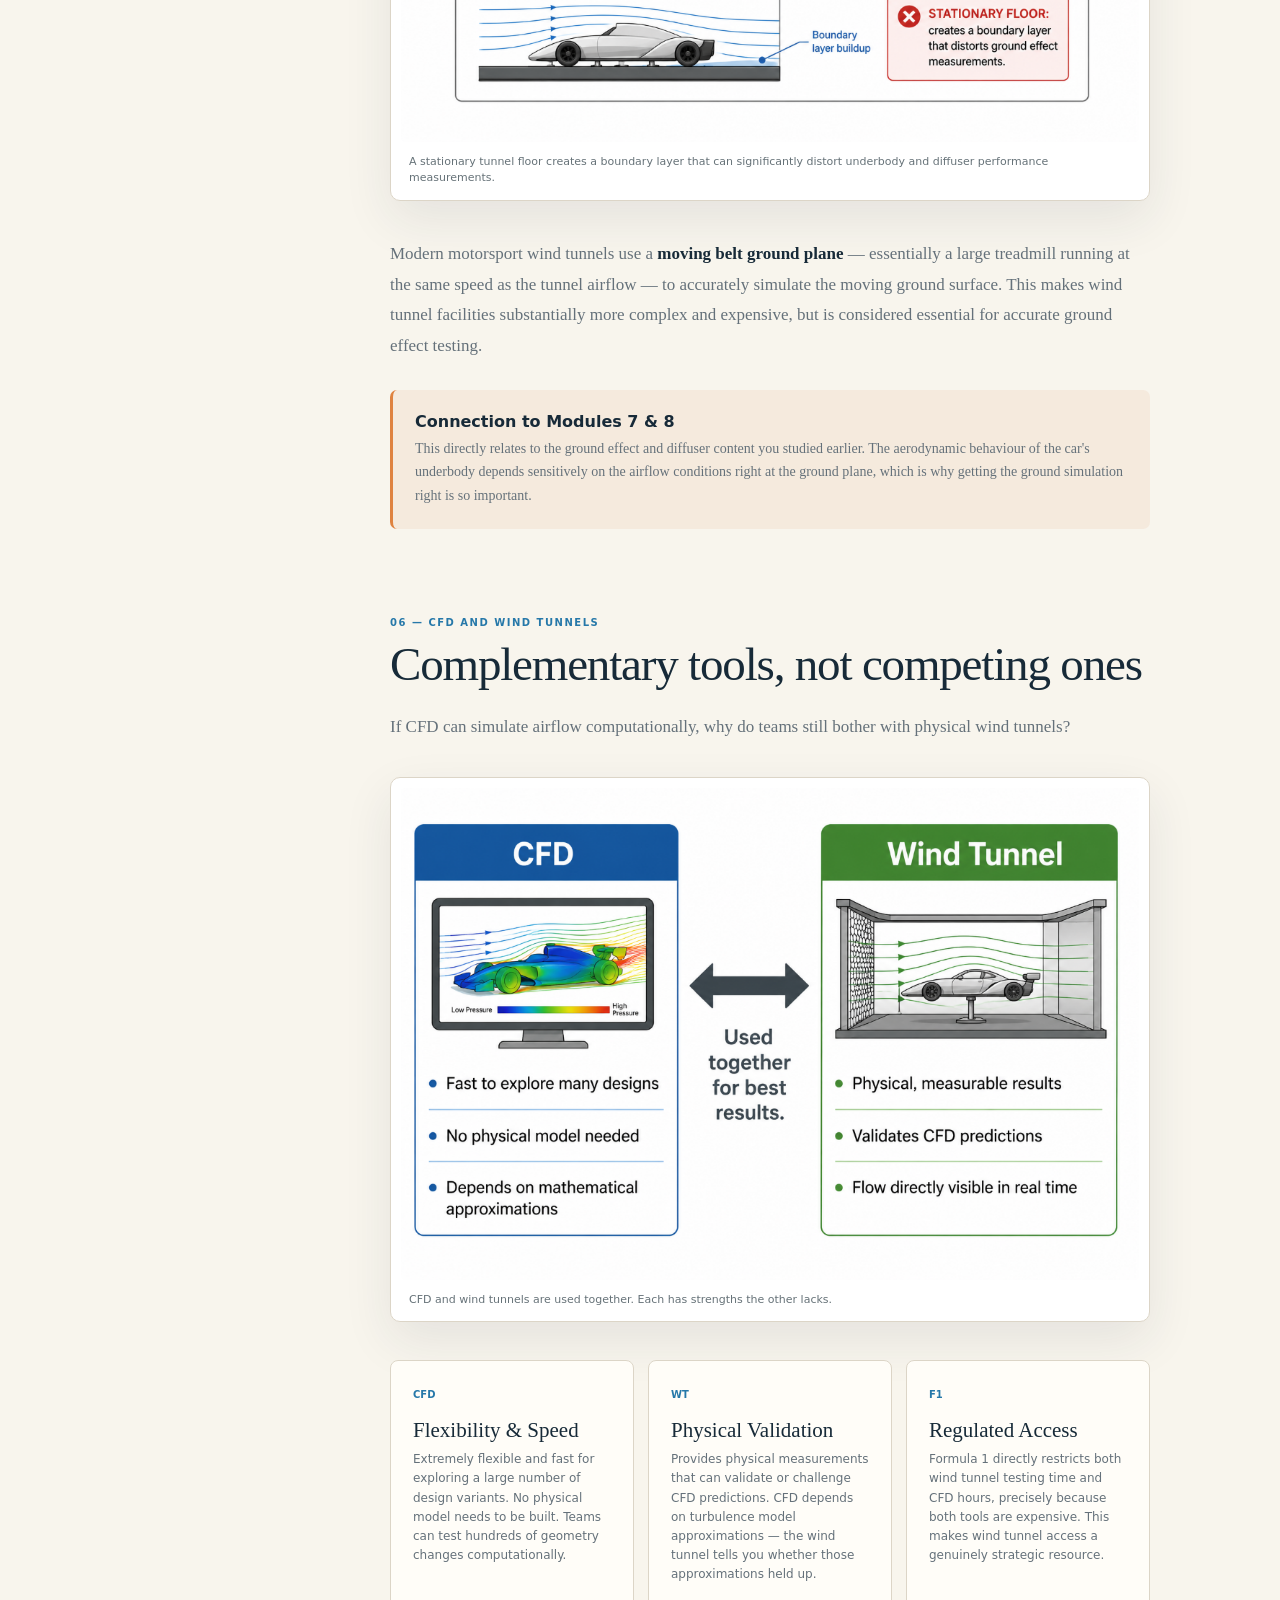
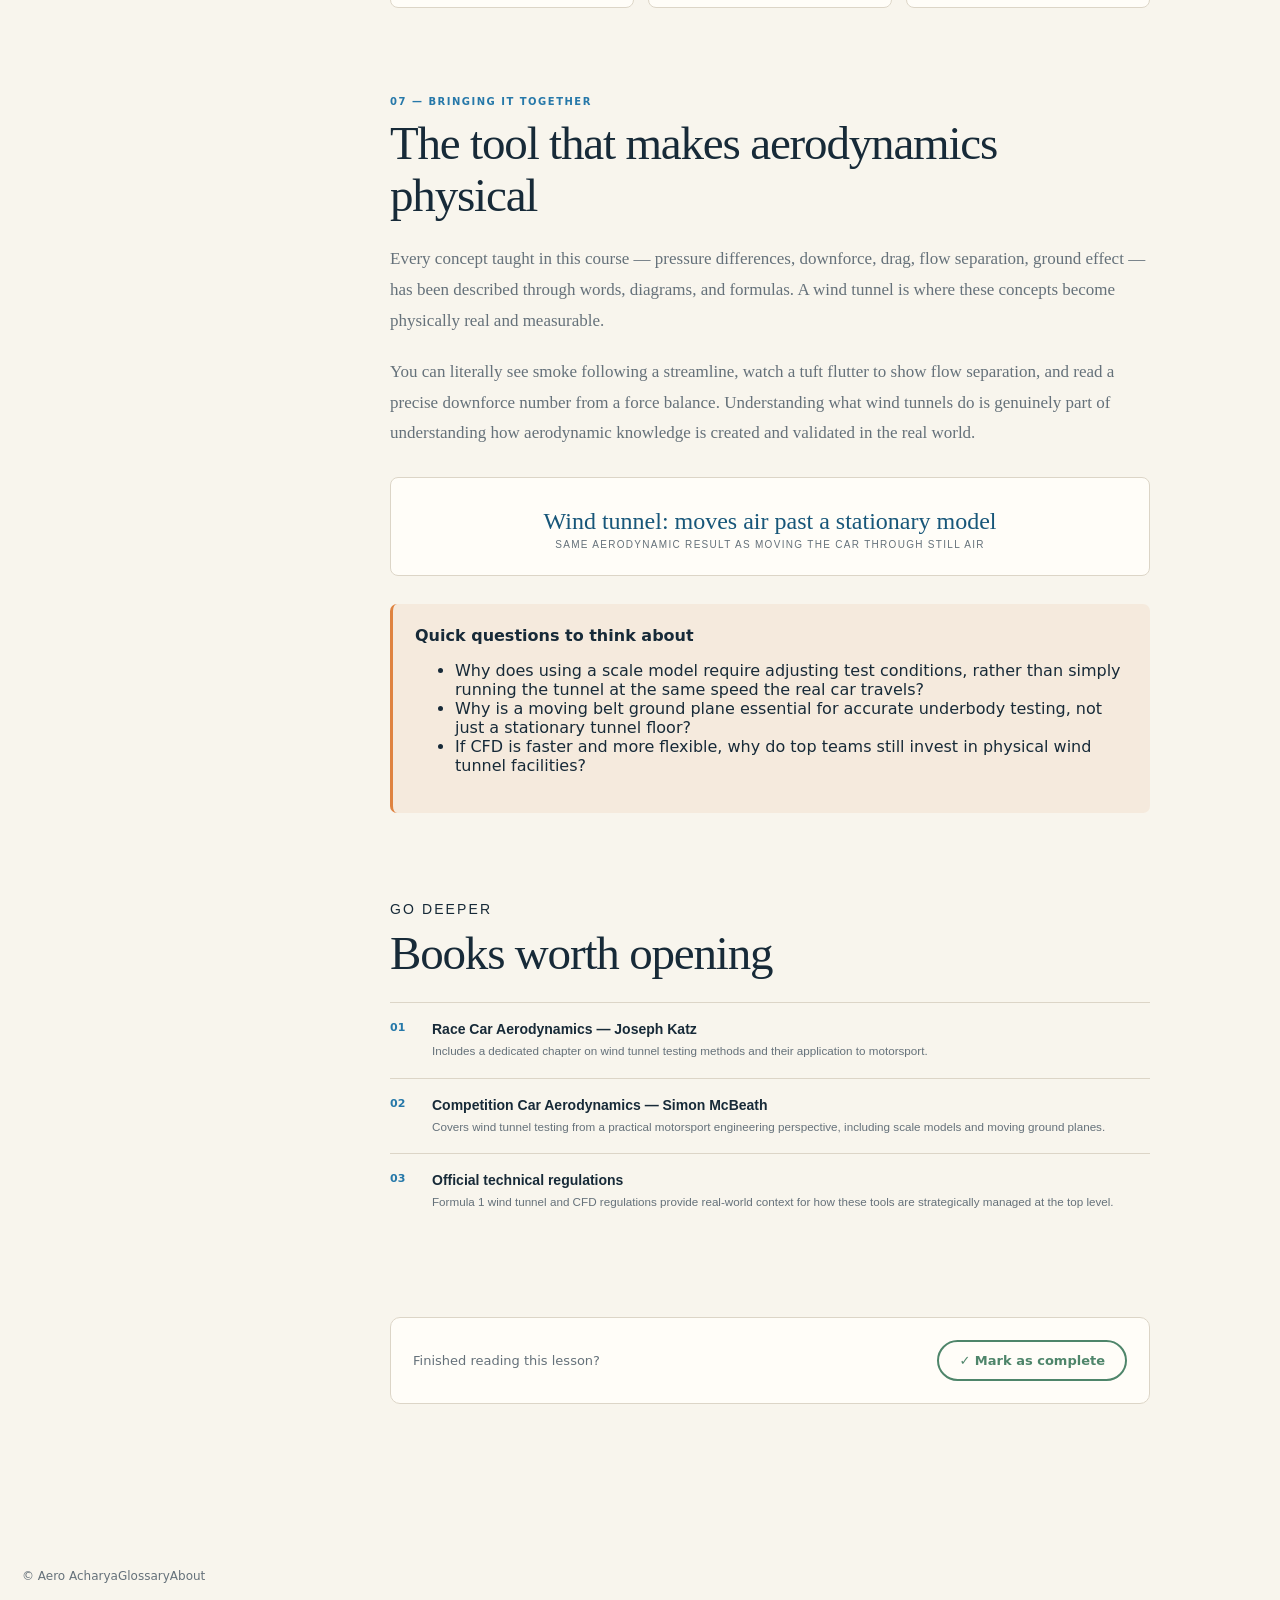
<file: modules/wind-tunnel-testing/index.html>
﻿<!doctype html>
<html lang="en">
<head>
  <link rel="manifest" href="../../manifest.json">
  <meta name="theme-color" content="#175679">
  <meta charset="utf-8">
  <meta name="viewport" content="width=device-width,initial-scale=1">
      <link rel="icon" href="../../favicon.svg" type="image/svg+xml">
  <link rel="stylesheet" href="../../assets/styles.css">
  <script src="../../assets/search-index.js" defer></script>
  <script src="../../assets/quiz-data.js" defer></script>
  <script src="../../assets/site.js" defer></script>
  <script src="../../assets/search.js" defer></script>
  <script src="../../assets/quiz.js" defer></script>
  <script src="../../assets/enhancements.js" defer></script>
  <script src="../../assets/achievements.js" defer></script>
  <script src="../../assets/notes.js" defer></script>
<!-- SEO TAGS -->
  <title>Wind Tunnel Testing | Aero Acharya by Divyanshu Choudhary</title>
  <meta name="description" content="Learn how wind tunnels work, what engineers actually measure inside them, and why they remain essential alongside CFD in motorsport.">
  <meta name="keywords" content="Aero Acharya, Divyanshu Choudhary, aerodynamics, aerodynamics course, learn aerodynamics, aerospace engineering, CFD basics, flight mechanics, aircraft design, motorsport aerodynamics">
  <link rel="canonical" href="https://aeroacharya.netlify.app/modules/wind-tunnel-testing/index.html">
  
  <meta property="og:title" content="Wind Tunnel Testing | Aero Acharya by Divyanshu Choudhary">
  <meta property="og:description" content="Learn how wind tunnels work, what engineers actually measure inside them, and why they remain essential alongside CFD in motorsport.">
  <meta property="og:url" content="https://aeroacharya.netlify.app/modules/wind-tunnel-testing/index.html">
  <meta property="og:type" content="article">
  <meta property="og:site_name" content="Aero Acharya">
  
  <meta name="twitter:card" content="summary_large_image">
  <meta name="twitter:title" content="Wind Tunnel Testing | Aero Acharya by Divyanshu Choudhary">
  <meta name="twitter:description" content="Learn how wind tunnels work, what engineers actually measure inside them, and why they remain essential alongside CFD in motorsport.">
  
  <meta name="author" content="Divyanshu Choudhary">
  
  <script type="application/ld+json">
  {
    "@context": "https://schema.org",
    "@type": "Course",
    "name": "Wind Tunnel Testing | Aero Acharya by Divyanshu Choudhary",
    "description": "Learn how wind tunnels work, what engineers actually measure inside them, and why they remain essential alongside CFD in motorsport.",
    "provider": {
      "@type": "Person",
      "name": "Divyanshu Choudhary",
      "sameAs": "https://aeroacharya.netlify.app"
    }
  }
  </script>
  <!-- END SEO TAGS -->
<script async src="https://pagead2.googlesyndication.com/pagead/js/adsbygoogle.js?client=ca-pub-2757665908604833" crossorigin="anonymous"></script>
</head>
<body>
<div id="reading-progress-bar" style="position:fixed;top:0;left:0;width:100%;height:3px;z-index:998;background:transparent;pointer-events:none"><div id="reading-progress" style="height:100%;width:0;background:linear-gradient(90deg,var(--blue),var(--green));transition:width .1s linear"></div></div>
<header class="site-header wrap"><a class="brand" href="../../"><span class="brand-mark">A</span>Aero Acharya</a><button class="menu-button" data-menu aria-label="Open menu">☰</button><nav data-nav><a href="../../#modules">Modules</a><a href="../../glossary.html">Glossary</a><a href="../../#about">About</a><button class="search-btn" data-search-open aria-label="Search lessons"><span>🔍</span><span>Search</span><kbd>Ctrl K</kbd></button><button class="theme-toggle" data-theme-toggle></button></nav></header>
<div class="breadcrumb wrap"><a href="../../">Modules</a><span>›</span><span>Engineering Tools</span><span>›</span><b>Wind Tunnel Testing</b></div>
<header class="lesson-hero wrap"><div><p class="kicker">ENGINEERING TOOLS · LESSON 12</p><h1>Wind Tunnel<br>Testing</h1><p class="hook">Before any aerodynamic idea can be trusted on a race track, it has to be tested somewhere — and for over a century, that somewhere has been a wind tunnel.</p><div class="lesson-meta"><span>▷ About 15 minutes</span><span>◎ Conceptual — no simulator</span></div></div><div class="lesson-visual"><img src="../../assets/images/module-12/wind-tunnel-layout.jpg" alt="Wind tunnel cross-section diagram showing fan, settling section, test section and diffuser" width="1200" height="900"></div></header>
<div class="lesson-layout"><aside class="toc"><span>IN THIS LESSON</span><a href="#honest">1 · Honest note</a><a href="#what">2 · What a wind tunnel is</a><a href="#measure">3 · What gets measured</a><a href="#scale">4 · Scale models</a><a href="#ground">5 · Moving ground plane</a><a href="#cfd">6 · CFD vs tunnel</a><a href="#summary">7 · Bringing it together</a><div class="toc-note"><b>No virtual simulator.</b><br>A wind tunnel simulator without real physics equations would be misleading — so this lesson focuses on honest understanding instead.</div><div class="font-toggle"><button id="font-dec" aria-label="Decrease font size">A-</button><span>FONT</span><button id="font-inc" aria-label="Increase font size">A+</button></div></aside>
<article class="lesson">
<section id="honest"><p class="section-no">01 — HONEST NOTE</p><h2>Why this lesson has no virtual wind tunnel</h2><p class="lead">A virtual wind tunnel, to mean anything technically honest, would need to solve the same fluid equations a real wind tunnel physically solves.</p><p>That is exactly what CFD software does. Without that level of computation behind it, a "virtual wind tunnel" would produce pictures that look like wind tunnel output but carry no real predictive value. That kind of visual without substance would be more misleading than not having the feature at all.</p><p>So instead, this module teaches you what a real wind tunnel actually is, how it works, what it can and cannot tell engineers, and why it remains an important tool in motorsport even in an era when CFD is highly capable.</p></section>
<section id="what"><p class="section-no">02 — THE PHYSICAL TOOL</p><h2>What a wind tunnel actually is</h2><p>A wind tunnel is a precisely engineered tube or chamber through which air is forced to flow at controlled speeds, with a test object — usually a scale model of the car or a full-size component — placed inside it. Instead of moving the car through air, the wind tunnel moves the air past a stationary object, which produces the same aerodynamic effect.</p><p>This equivalence is the fundamental physical principle that makes wind tunnels useful. A car traveling at 200 km/h experiences the same aerodynamic forces as a stationary car in a tunnel with 200 km/h air flowing past it, as long as the air properties and shape being tested are the same.</p><figure class="concept"><img loading="lazy" src="../../assets/images/module-12/wind-tunnel-layout.jpg" alt="Wind tunnel cross-section: fan, settling section, test section, diffuser section"><figcaption>The four main sections of a wind tunnel: fan, settling section (where flow becomes uniform), test section (where the model sits), and the diffuser exit.</figcaption></figure><div class="idea"><b>The core equivalence</b><p>What matters physically is the <em>relative speed</em> between object and air — not which one is actually moving. This allows engineers to study aerodynamic behavior in a controlled, repeatable, measurable environment.</p></div></section>
<section id="measure"><p class="section-no">03 — WHAT ENGINEERS MEASURE</p><h2>Three measurement techniques</h2><p>Simply looking at a model in a wind tunnel tells you relatively little. The real value comes from precise measurement.</p><figure class="concept"><img loading="lazy" src="../../assets/images/module-12/measurement-techniques.jpg" alt="Three measurement techniques: force balance, pressure taps, and flow visualization"><figcaption>Force balances give numbers. Pressure taps map surfaces. Flow visualization makes the invisible visible.</figcaption></figure>
<div class="three-cards">
  <div class="info-card"><span>01</span><b>Force Balance</b><p>Instruments that measure actual aerodynamic forces — downforce, drag, side forces — with high precision. A wing producing 5% more downforce for the same drag is a real, meaningful result a force balance establishes clearly.</p></div>
  <div class="info-card"><span>02</span><b>Pressure Taps</b><p>Small holes drilled into the model's surface, connected to pressure instruments. They map the actual pressure distribution across a surface — showing exactly where high and low pressure occurs in the way the diagrams throughout this course have illustrated conceptually.</p></div>
  <div class="info-card"><span>03</span><b>Flow Visualisation</b><p>Smoke traces streamlines, tufts show whether flow is attached or separated, and pressure-sensitive paint produces a full-surface color map of pressure in a single image. These techniques make the invisible visible.</p></div>
</div></section>
<section id="scale"><p class="section-no">04 — SCALE MODELS</p><h2>Why smaller models are used — and why it is complicated</h2><p>Wind tunnel testing in motorsport is often done using scale models. Common scales in Formula 1 include 60% scale models. A full-size car requires an enormous wind tunnel, and building a large enough tunnel is extremely expensive.</p><p>However, using a scale model introduces a technical complication. Aerodynamic behaviour depends not only on shape but on a dimensionless quantity called the <strong>Reynolds number</strong>, which captures the relationship between the object's size, airflow speed, and air properties.</p><div class="formula">Smaller model → must run at higher tunnel speed<small>TO MATCH THE REYNOLDS NUMBER OF THE REAL CAR</small></div><p>Getting this matching right is a real engineering challenge. Results from scale model tests sometimes need careful interpretation when applied to full-size car predictions.</p></section>
<section id="ground"><p class="section-no">05 — MOVING GROUND PLANE</p><h2>Why the floor of the tunnel matters enormously</h2><p>One of the most important details in motorsport wind tunnel testing is the <strong>ground plane</strong> — the surface below the car model representing the track surface.</p><p>In a basic wind tunnel, the floor is stationary. But the real car drives over a track that is moving relative to the car. From the car's perspective, the ground moves past underneath it.</p><figure class="concept"><img loading="lazy" src="../../assets/images/module-12/moving-ground-plane.jpg" alt="Moving belt ground plane vs stationary floor comparison in a wind tunnel"><figcaption>A stationary tunnel floor creates a boundary layer that can significantly distort underbody and diffuser performance measurements.</figcaption></figure><p>Modern motorsport wind tunnels use a <strong>moving belt ground plane</strong> — essentially a large treadmill running at the same speed as the tunnel airflow — to accurately simulate the moving ground surface. This makes wind tunnel facilities substantially more complex and expensive, but is considered essential for accurate ground effect testing.</p><div class="note"><b>Connection to Modules 7 &amp; 8</b><p>This directly relates to the ground effect and diffuser content you studied earlier. The aerodynamic behaviour of the car's underbody depends sensitively on the airflow conditions right at the ground plane, which is why getting the ground simulation right is so important.</p></div></section>
<section id="cfd"><p class="section-no">06 — CFD AND WIND TUNNELS</p><h2>Complementary tools, not competing ones</h2><p>If CFD can simulate airflow computationally, why do teams still bother with physical wind tunnels?</p><figure class="concept"><img loading="lazy" src="../../assets/images/module-12/cfd-wind-tunnel-partners.jpg" alt="CFD vs Wind Tunnel comparison showing complementary roles"><figcaption>CFD and wind tunnels are used together. Each has strengths the other lacks.</figcaption></figure>
<div class="three-cards">
  <div class="info-card"><span>CFD</span><b>Flexibility &amp; Speed</b><p>Extremely flexible and fast for exploring a large number of design variants. No physical model needs to be built. Teams can test hundreds of geometry changes computationally.</p></div>
  <div class="info-card"><span>WT</span><b>Physical Validation</b><p>Provides physical measurements that can validate or challenge CFD predictions. CFD depends on turbulence model approximations — the wind tunnel tells you whether those approximations held up.</p></div>
  <div class="info-card"><span>F1</span><b>Regulated Access</b><p>Formula 1 directly restricts both wind tunnel testing time and CFD hours, precisely because both tools are expensive. This makes wind tunnel access a genuinely strategic resource.</p></div>
</div></section>
<section id="summary"><p class="section-no">07 — BRINGING IT TOGETHER</p><h2>The tool that makes aerodynamics physical</h2><p>Every concept taught in this course — pressure differences, downforce, drag, flow separation, ground effect — has been described through words, diagrams, and formulas. A wind tunnel is where these concepts become physically real and measurable.</p><p>You can literally see smoke following a streamline, watch a tuft flutter to show flow separation, and read a precise downforce number from a force balance. Understanding what wind tunnels do is genuinely part of understanding how aerodynamic knowledge is created and validated in the real world.</p>
<div class="formula">Wind tunnel: moves air past a stationary model<small>SAME AERODYNAMIC RESULT AS MOVING THE CAR THROUGH STILL AIR</small></div>
<div class="note"><b>Quick questions to think about</b><ul><li>Why does using a scale model require adjusting test conditions, rather than simply running the tunnel at the same speed the real car travels?</li><li>Why is a moving belt ground plane essential for accurate underbody testing, not just a stationary tunnel floor?</li><li>If CFD is faster and more flexible, why do top teams still invest in physical wind tunnel facilities?</li></ul></div></section>
<section class="references"><p class="section-no">GO DEEPER</p><h2>Books worth opening</h2><div><span>01</span><p><b>Race Car Aerodynamics — Joseph Katz</b><small>Includes a dedicated chapter on wind tunnel testing methods and their application to motorsport.</small></p></div><div><span>02</span><p><b>Competition Car Aerodynamics — Simon McBeath</b><small>Covers wind tunnel testing from a practical motorsport engineering perspective, including scale models and moving ground planes.</small></p></div><div><span>03</span><p><b>Official technical regulations</b><small>Formula 1 wind tunnel and CFD regulations provide real-world context for how these tools are strategically managed at the top level.</small></p></div></section>
<div id="quiz-section" data-lesson-slug="wind-tunnel-testing"></div>
<div class="mark-complete-wrap"><p>Finished reading this lesson?</p><button class="mark-complete-btn" data-slug="wind-tunnel-testing" data-complete>✓ Mark as complete</button></div>
<div id="notes-section" data-lesson-slug="wind-tunnel-testing"></div>
</article>
</div>
<footer class="site-footer-bar"><div class="wrap"><span>© Aero Acharya</span><a href="../../glossary.html">Glossary</a><a href="../../#about">About</a></div></footer>
<div id="search-overlay" hidden><div class="search-box"><input id="search-input" type="search" placeholder="Search lessons…" autocomplete="off"><button data-search-close>✕</button></div><ul id="search-results"></ul></div>
<div id="nav-drawer" hidden><nav><a href="../../#modules">Modules</a><a href="../../glossary.html">Glossary</a><a href="../../#about">About</a></nav></div>
</body>
</html>
</file>
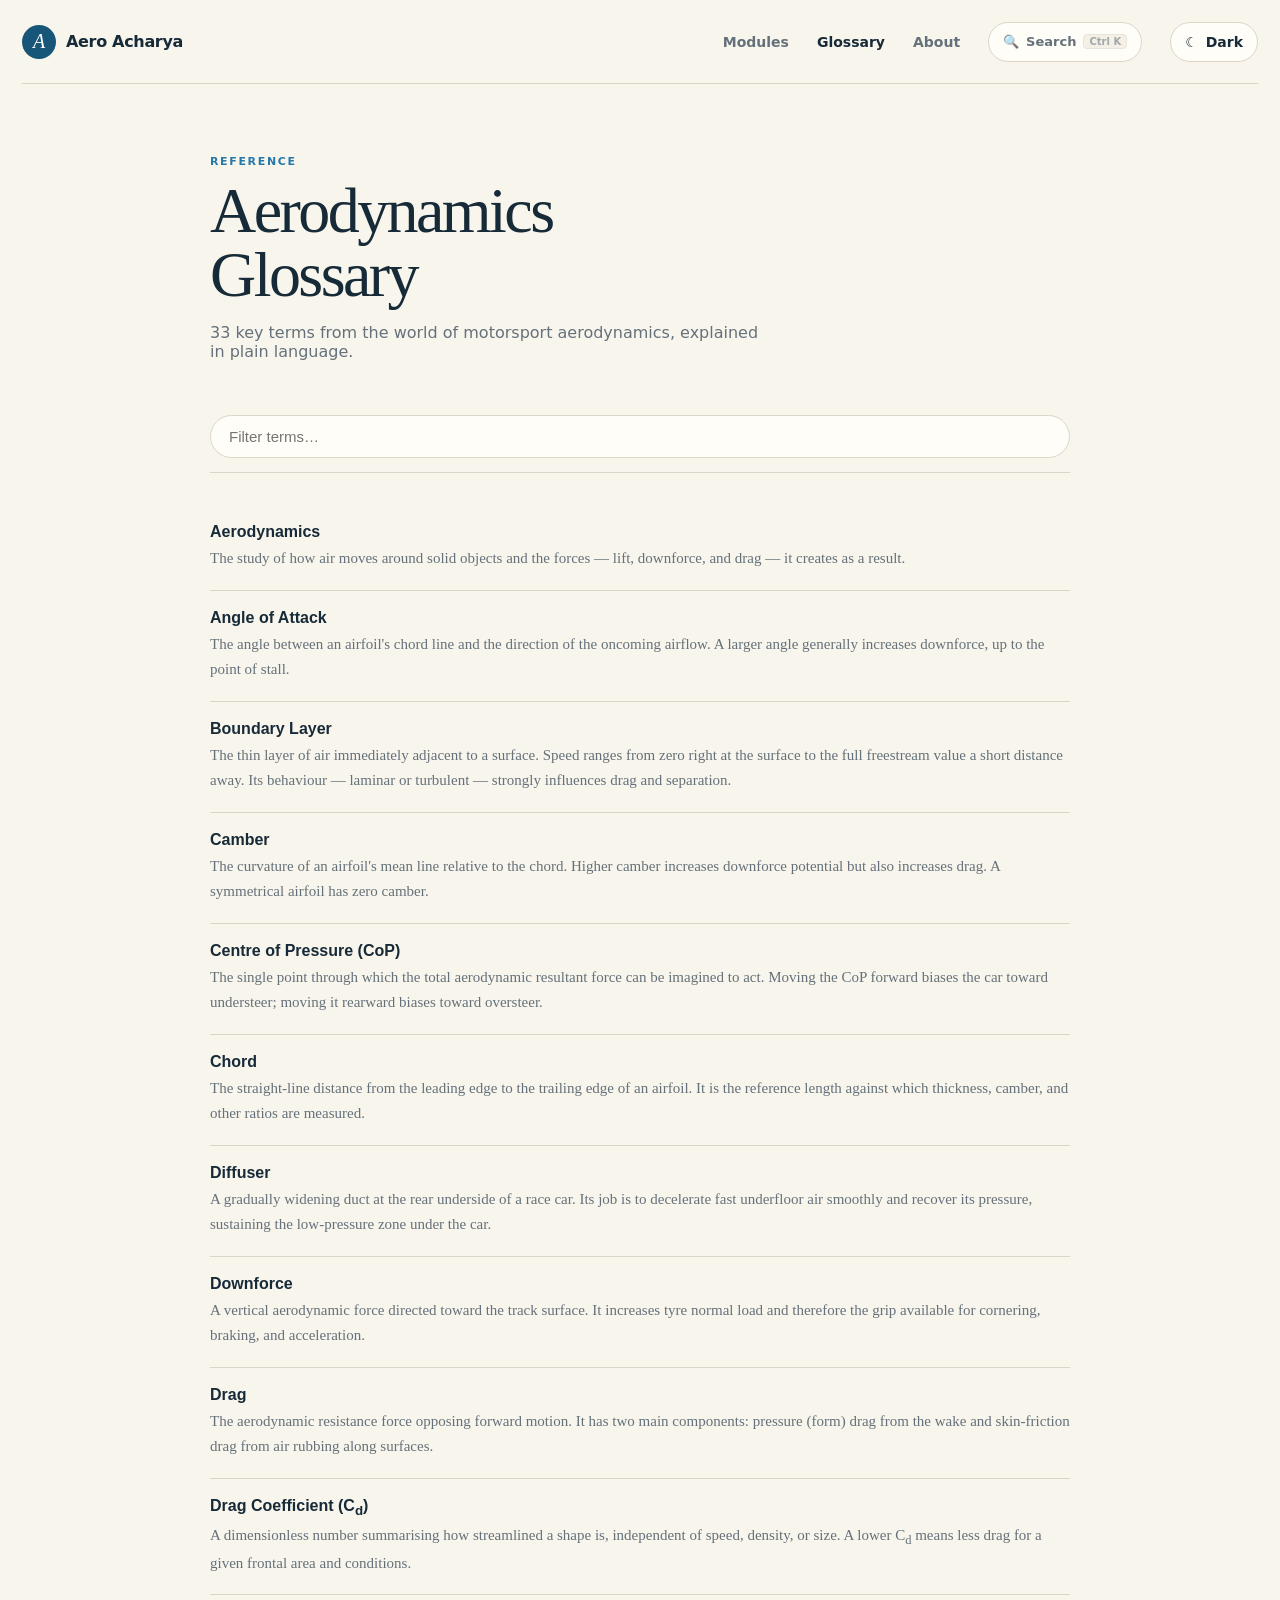
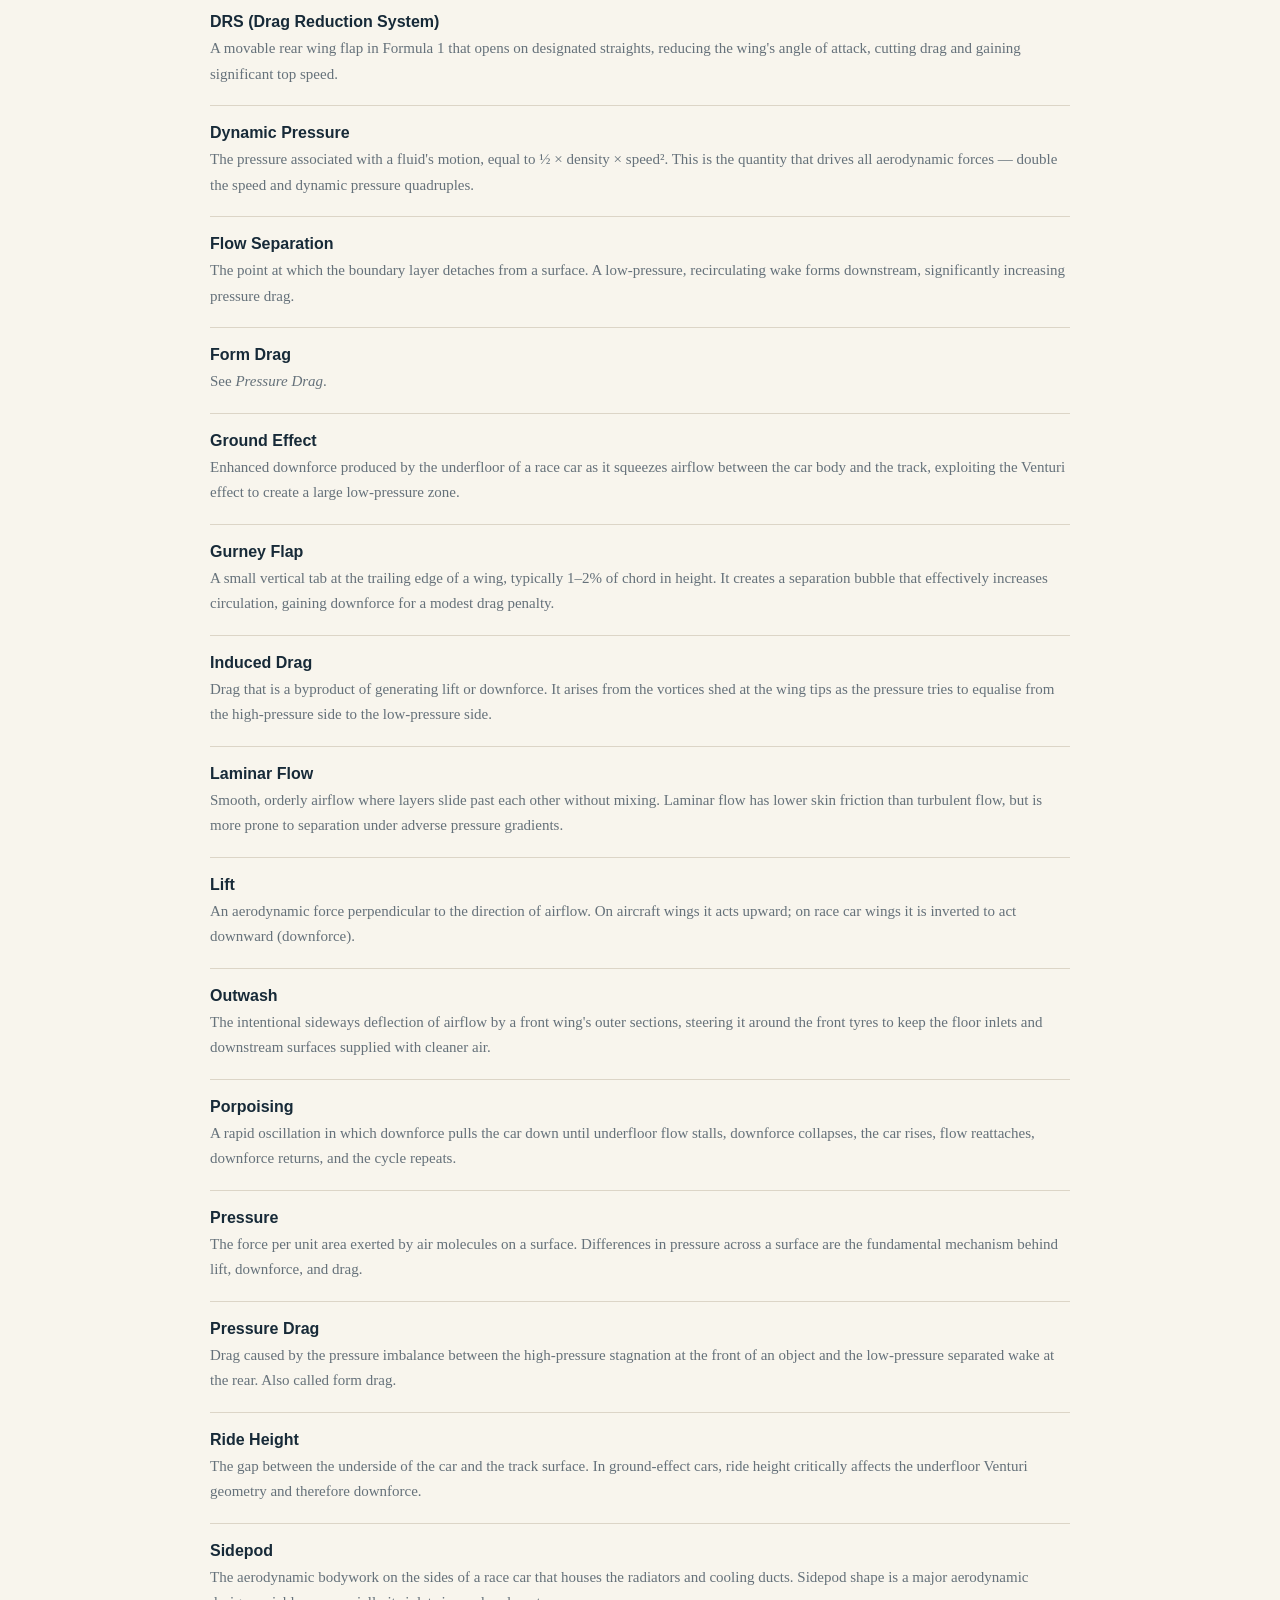
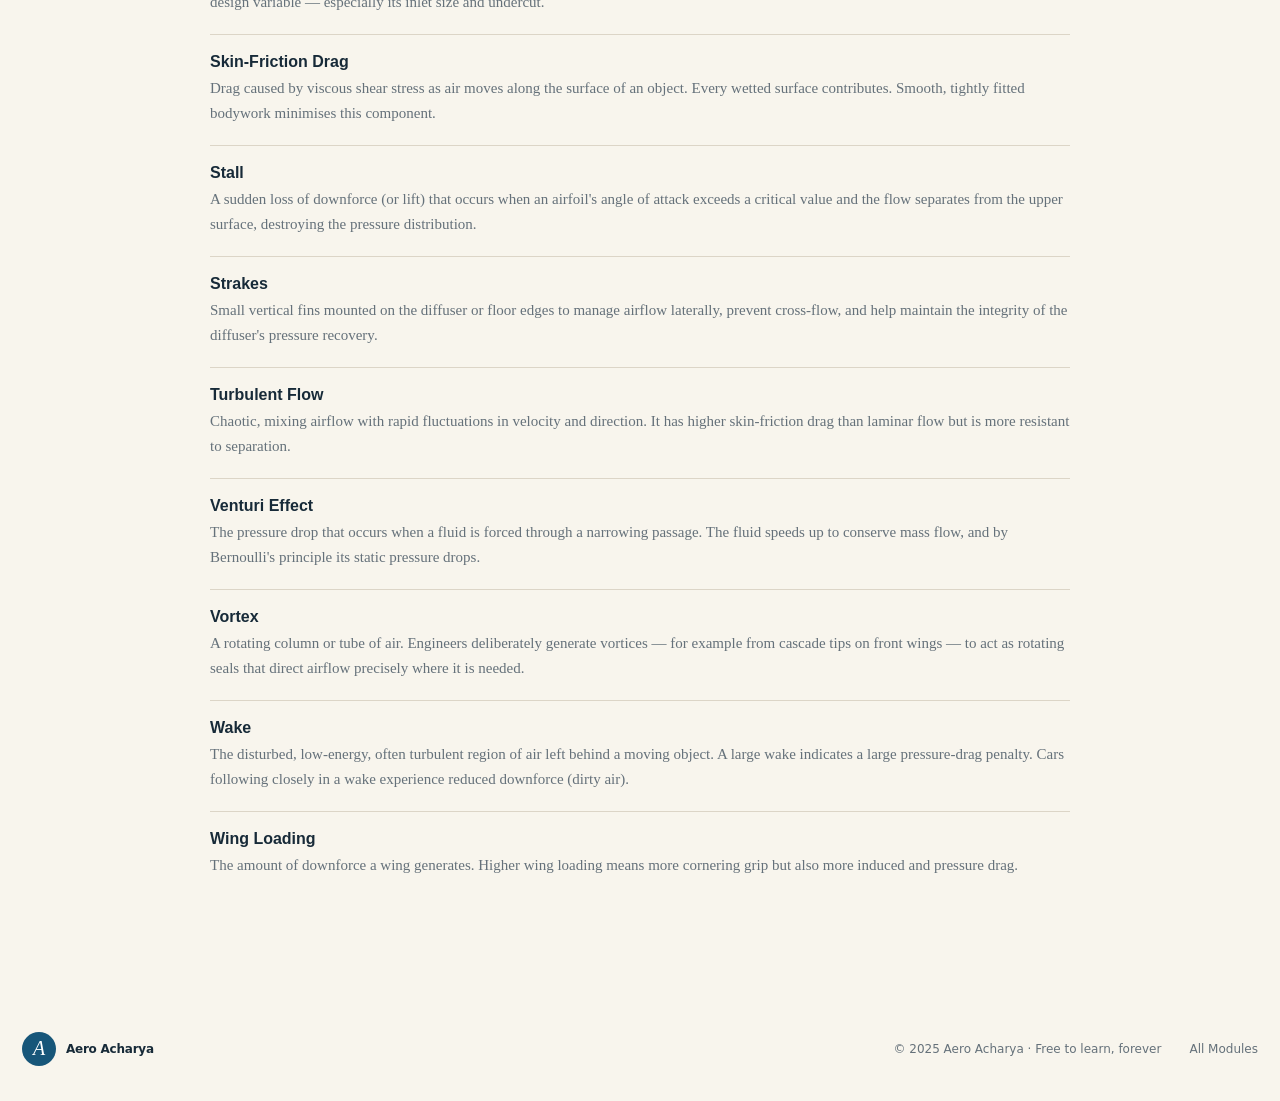
<file: glossary.html>
﻿<!doctype html><html lang="en"><head>
  <link rel="manifest" href="manifest.json">
  <meta name="theme-color" content="#175679">
<meta charset="utf-8"><meta name="viewport" content="width=device-width,initial-scale=1">
<link rel="icon" href="favicon.svg" type="image/svg+xml">
<link rel="stylesheet" href="assets/styles.css">
<script src="assets/search-index.js" defer></script>
<script src="assets/quiz-data.js" defer></script>
<script src="assets/site.js" defer></script>
<script src="assets/search.js" defer></script>
<script src="assets/enhancements.js" defer></script>
<script src="assets/achievements.js" defer></script>
<!-- SEO TAGS -->
  <title>Aerodynamics Glossary — Aero Acharya | Aero Acharya by Divyanshu Choudhary</title>
  <meta name="description" content="A searchable glossary of key aerodynamics terms used in Aero Acharya's ten lessons.">
  <meta name="keywords" content="Aero Acharya, Divyanshu Choudhary, aerodynamics, aerodynamics course, learn aerodynamics, aerospace engineering, CFD basics, flight mechanics, aircraft design, motorsport aerodynamics">
  <link rel="canonical" href="https://aeroacharya.netlify.app/glossary.html">
  
  <meta property="og:title" content="Aerodynamics Glossary — Aero Acharya | Aero Acharya by Divyanshu Choudhary">
  <meta property="og:description" content="A searchable glossary of key aerodynamics terms used in Aero Acharya's ten lessons.">
  <meta property="og:url" content="https://aeroacharya.netlify.app/glossary.html">
  <meta property="og:type" content="article">
  <meta property="og:site_name" content="Aero Acharya">
  
  <meta name="twitter:card" content="summary_large_image">
  <meta name="twitter:title" content="Aerodynamics Glossary — Aero Acharya | Aero Acharya by Divyanshu Choudhary">
  <meta name="twitter:description" content="A searchable glossary of key aerodynamics terms used in Aero Acharya's ten lessons.">
  
  <meta name="author" content="Divyanshu Choudhary">
  
  <script type="application/ld+json">
  {
    "@context": "https://schema.org",
    "@type": "Course",
    "name": "Aerodynamics Glossary — Aero Acharya | Aero Acharya by Divyanshu Choudhary",
    "description": "A searchable glossary of key aerodynamics terms used in Aero Acharya's ten lessons.",
    "provider": {
      "@type": "Person",
      "name": "Divyanshu Choudhary",
      "sameAs": "https://aeroacharya.netlify.app"
    }
  }
  </script>
  <!-- END SEO TAGS -->
<script async src="https://pagead2.googlesyndication.com/pagead/js/adsbygoogle.js?client=ca-pub-2757665908604833" crossorigin="anonymous"></script>
</head><body>

<div id="reading-progress-bar" style="position:fixed;top:0;left:0;width:100%;height:3px;z-index:998;background:transparent;pointer-events:none"><div id="reading-progress" style="height:100%;width:0;background:linear-gradient(90deg,var(--blue),var(--green));transition:width .1s linear"></div></div>

<header class="site-header wrap">
  <a class="brand" href="/"><span class="brand-mark">A</span>Aero Acharya</a>
  <button class="menu-button" data-menu aria-label="Open menu">☰</button>
  <nav data-nav>
    <a href="/#modules">Modules</a>
    <a href="glossary.html" style="color:var(--ink)">Glossary</a>
    <a href="/#about">About</a>
    <button class="search-btn" data-search-open aria-label="Search lessons"><span>🔍</span><span>Search</span><kbd>Ctrl K</kbd></button>
    <button class="theme-toggle" data-theme-toggle></button>
  </nav>
</header>

<main class="wrap" style="padding-block:60px 100px;max-width:860px">
  <p class="kicker">REFERENCE</p>
  <h1 style="font:500 clamp(42px,5vw,64px)/1 Georgia,serif;letter-spacing:-.04em;margin:10px 0 16px">Aerodynamics<br>Glossary</h1>
  <p style="color:var(--muted);font-size:16px;max-width:560px;margin:0 0 40px">33 key terms from the world of motorsport aerodynamics, explained in plain language.</p>

  <div style="position:sticky;top:0;z-index:10;background:var(--paper);padding-block:14px;margin-bottom:32px;border-bottom:1px solid var(--line)">
    <input id="glossary-search" type="search" placeholder="Filter terms…" autocomplete="off"
      style="width:100%;padding:12px 18px;border:1px solid var(--line);border-radius:999px;font:15px Inter,sans-serif;background:var(--card);color:var(--ink);outline:none">
  </div>

  <dl class="glossary-list" id="glossary-list">

    <dt>Aerodynamics</dt>
    <dd>The study of how air moves around solid objects and the forces — lift, downforce, and drag — it creates as a result.</dd>

    <dt>Angle of Attack</dt>
    <dd>The angle between an airfoil's chord line and the direction of the oncoming airflow. A larger angle generally increases downforce, up to the point of stall.</dd>

    <dt>Boundary Layer</dt>
    <dd>The thin layer of air immediately adjacent to a surface. Speed ranges from zero right at the surface to the full freestream value a short distance away. Its behaviour — laminar or turbulent — strongly influences drag and separation.</dd>

    <dt>Camber</dt>
    <dd>The curvature of an airfoil's mean line relative to the chord. Higher camber increases downforce potential but also increases drag. A symmetrical airfoil has zero camber.</dd>

    <dt>Centre of Pressure (CoP)</dt>
    <dd>The single point through which the total aerodynamic resultant force can be imagined to act. Moving the CoP forward biases the car toward understeer; moving it rearward biases toward oversteer.</dd>

    <dt>Chord</dt>
    <dd>The straight-line distance from the leading edge to the trailing edge of an airfoil. It is the reference length against which thickness, camber, and other ratios are measured.</dd>

    <dt>Diffuser</dt>
    <dd>A gradually widening duct at the rear underside of a race car. Its job is to decelerate fast underfloor air smoothly and recover its pressure, sustaining the low-pressure zone under the car.</dd>

    <dt>Downforce</dt>
    <dd>A vertical aerodynamic force directed toward the track surface. It increases tyre normal load and therefore the grip available for cornering, braking, and acceleration.</dd>

    <dt>Drag</dt>
    <dd>The aerodynamic resistance force opposing forward motion. It has two main components: pressure (form) drag from the wake and skin-friction drag from air rubbing along surfaces.</dd>

    <dt>Drag Coefficient (C<sub>d</sub>)</dt>
    <dd>A dimensionless number summarising how streamlined a shape is, independent of speed, density, or size. A lower C<sub>d</sub> means less drag for a given frontal area and conditions.</dd>

    <dt>DRS (Drag Reduction System)</dt>
    <dd>A movable rear wing flap in Formula 1 that opens on designated straights, reducing the wing's angle of attack, cutting drag and gaining significant top speed.</dd>

    <dt>Dynamic Pressure</dt>
    <dd>The pressure associated with a fluid's motion, equal to ½ × density × speed². This is the quantity that drives all aerodynamic forces — double the speed and dynamic pressure quadruples.</dd>

    <dt>Flow Separation</dt>
    <dd>The point at which the boundary layer detaches from a surface. A low-pressure, recirculating wake forms downstream, significantly increasing pressure drag.</dd>

    <dt>Form Drag</dt>
    <dd>See <em>Pressure Drag</em>.</dd>

    <dt>Ground Effect</dt>
    <dd>Enhanced downforce produced by the underfloor of a race car as it squeezes airflow between the car body and the track, exploiting the Venturi effect to create a large low-pressure zone.</dd>

    <dt>Gurney Flap</dt>
    <dd>A small vertical tab at the trailing edge of a wing, typically 1–2% of chord in height. It creates a separation bubble that effectively increases circulation, gaining downforce for a modest drag penalty.</dd>

    <dt>Induced Drag</dt>
    <dd>Drag that is a byproduct of generating lift or downforce. It arises from the vortices shed at the wing tips as the pressure tries to equalise from the high-pressure side to the low-pressure side.</dd>

    <dt>Laminar Flow</dt>
    <dd>Smooth, orderly airflow where layers slide past each other without mixing. Laminar flow has lower skin friction than turbulent flow, but is more prone to separation under adverse pressure gradients.</dd>

    <dt>Lift</dt>
    <dd>An aerodynamic force perpendicular to the direction of airflow. On aircraft wings it acts upward; on race car wings it is inverted to act downward (downforce).</dd>

    <dt>Outwash</dt>
    <dd>The intentional sideways deflection of airflow by a front wing's outer sections, steering it around the front tyres to keep the floor inlets and downstream surfaces supplied with cleaner air.</dd>

    <dt>Porpoising</dt>
    <dd>A rapid oscillation in which downforce pulls the car down until underfloor flow stalls, downforce collapses, the car rises, flow reattaches, downforce returns, and the cycle repeats.</dd>

    <dt>Pressure</dt>
    <dd>The force per unit area exerted by air molecules on a surface. Differences in pressure across a surface are the fundamental mechanism behind lift, downforce, and drag.</dd>

    <dt>Pressure Drag</dt>
    <dd>Drag caused by the pressure imbalance between the high-pressure stagnation at the front of an object and the low-pressure separated wake at the rear. Also called form drag.</dd>

    <dt>Ride Height</dt>
    <dd>The gap between the underside of the car and the track surface. In ground-effect cars, ride height critically affects the underfloor Venturi geometry and therefore downforce.</dd>

    <dt>Sidepod</dt>
    <dd>The aerodynamic bodywork on the sides of a race car that houses the radiators and cooling ducts. Sidepod shape is a major aerodynamic design variable — especially its inlet size and undercut.</dd>

    <dt>Skin-Friction Drag</dt>
    <dd>Drag caused by viscous shear stress as air moves along the surface of an object. Every wetted surface contributes. Smooth, tightly fitted bodywork minimises this component.</dd>

    <dt>Stall</dt>
    <dd>A sudden loss of downforce (or lift) that occurs when an airfoil's angle of attack exceeds a critical value and the flow separates from the upper surface, destroying the pressure distribution.</dd>

    <dt>Strakes</dt>
    <dd>Small vertical fins mounted on the diffuser or floor edges to manage airflow laterally, prevent cross-flow, and help maintain the integrity of the diffuser's pressure recovery.</dd>

    <dt>Turbulent Flow</dt>
    <dd>Chaotic, mixing airflow with rapid fluctuations in velocity and direction. It has higher skin-friction drag than laminar flow but is more resistant to separation.</dd>

    <dt>Venturi Effect</dt>
    <dd>The pressure drop that occurs when a fluid is forced through a narrowing passage. The fluid speeds up to conserve mass flow, and by Bernoulli's principle its static pressure drops.</dd>

    <dt>Vortex</dt>
    <dd>A rotating column or tube of air. Engineers deliberately generate vortices — for example from cascade tips on front wings — to act as rotating seals that direct airflow precisely where it is needed.</dd>

    <dt>Wake</dt>
    <dd>The disturbed, low-energy, often turbulent region of air left behind a moving object. A large wake indicates a large pressure-drag penalty. Cars following closely in a wake experience reduced downforce (dirty air).</dd>

    <dt>Wing Loading</dt>
    <dd>The amount of downforce a wing generates. Higher wing loading means more cornering grip but also more induced and pressure drag.</dd>

  </dl>
</main>

<footer class="wrap">
  <a class="brand" href="/"><span class="brand-mark">A</span>Aero Acharya</a>
  <span>© 2025 Aero Acharya · Free to learn, forever</span>
  <a href="/#modules">All Modules</a>
</footer>

<button id="back-to-top" aria-label="Back to top">↑ Top</button>

<script>
  document.getElementById('glossary-search')?.addEventListener('input', function () {
    const q = this.value.toLowerCase().trim();
    document.querySelectorAll('#glossary-list dt').forEach(dt => {
      const dd = dt.nextElementSibling;
      const match = !q || dt.textContent.toLowerCase().includes(q) || dd?.textContent.toLowerCase().includes(q);
      dt.style.display = match ? '' : 'none';
      if (dd) dd.style.display = match ? '' : 'none';
    });
  });
</script>
</body></html>
</file>
<file: assets/styles.css>
:root{--paper:#f8f5ed;--paper2:#eee8da;--card:#fffdf8;--ink:#172a38;--muted:#65717a;--line:#dcd5c7;--blue:#2678a9;--blue2:#175679;--orange:#df8340;--green:#4e856a;--shadow:0 18px 50px rgba(29,49,61,.09);color-scheme:light}
:root[data-theme=dark]{--paper:#101a22;--paper2:#0b151c;--card:#15242e;--ink:#edf2ef;--muted:#a5b0b6;--line:#2b3b45;--blue:#64b5df;--blue2:#94d3f2;--orange:#f1a567;--green:#84b89d;--shadow:0 18px 50px rgba(0,0,0,.22);color-scheme:dark}
*{box-sizing:border-box}html{scroll-behavior:smooth}body{margin:0;background:var(--paper);color:var(--ink);font-family:Inter,ui-sans-serif,system-ui,-apple-system,"Segoe UI",sans-serif}a{color:inherit;text-decoration:none}button{font:inherit}img{max-width:100%;display:block}.wrap{width:min(1240px,calc(100% - 44px));margin-inline:auto}.site-header{height:84px;display:flex;align-items:center;justify-content:space-between;border-bottom:1px solid var(--line)}.brand{display:flex;align-items:center;gap:10px;font-weight:780;letter-spacing:-.02em}.brand-mark{width:34px;height:34px;display:grid;place-items:center;border-radius:50%;background:var(--blue2);color:#fff;font:italic 20px Georgia,serif}.site-header nav{display:flex;align-items:center;gap:28px;color:var(--muted);font-size:14px;font-weight:700}.site-header nav a:hover{color:var(--ink)}.theme-toggle,.menu-button{border:1px solid var(--line);background:var(--card);color:var(--ink);border-radius:999px;min-height:40px;cursor:pointer}.theme-toggle{padding:0 14px;display:flex;gap:8px;align-items:center}.menu-button{display:none;width:40px}.kicker{color:var(--blue);font-size:11px;font-weight:900;letter-spacing:.15em}h1,h2,h3,blockquote{font-family:Georgia,"Times New Roman",serif}.home-hero{min-height:660px;display:grid;grid-template-columns:1.06fr .94fr;align-items:center;gap:7vw;padding-block:70px}.hero-copy h1{font-size:clamp(49px,5.3vw,78px);line-height:.98;letter-spacing:-.045em;font-weight:500;margin:20px 0}.hero-copy h1 em{color:var(--blue);font-weight:500}.hero-copy>p:not(.kicker){max-width:570px;color:var(--muted);font-size:17px;line-height:1.75}.hero-actions{display:flex;align-items:center;gap:28px;margin:30px 0 22px}.button{display:inline-flex;justify-content:center;align-items:center;gap:22px;background:var(--blue2);color:#fff;padding:15px 20px;border-radius:7px;font-size:14px;font-weight:800;box-shadow:0 10px 24px rgba(26,96,134,.2);transition:.2s}.button:hover{transform:translateY(-2px)}:root[data-theme=dark] .button{background:var(--blue);color:#0d1b23}.quiet-link{color:var(--blue2);font-weight:800;font-size:14px}.hero-copy small{color:var(--muted)}.hero-copy small:first-letter{color:#d96a59}.hero-diagram{height:430px;position:relative;overflow:hidden;border-radius:50%;background:radial-gradient(circle,color-mix(in srgb,var(--blue) 15%,transparent),transparent 67%)}.hero-diagram .air-line{position:absolute;left:6%;width:88%;height:80px;border-top:2px solid var(--blue);border-radius:50%;opacity:.75}.hero-diagram .a{top:24%}.hero-diagram .b{top:32%}.hero-diagram .c{top:48%;border-color:var(--orange)}.hero-diagram .d{top:56%;border-color:var(--orange)}.foil{position:absolute;top:38%;left:17%;width:67%;height:95px;background:linear-gradient(160deg,#b8c4c8,#61737c);clip-path:polygon(0 55%,4% 30%,24% 15%,55% 23%,100% 69%,62% 65%,23% 68%,2% 72%);filter:drop-shadow(0 15px 12px rgba(10,30,40,.2))}.hero-diagram p{position:absolute;bottom:12%;left:15%;color:var(--blue2);font-size:13px;line-height:1.55}.feature-strip{border-block:1px solid var(--line);background:var(--card);display:grid;grid-template-columns:repeat(5,1fr);padding:27px max(22px,calc((100vw - 1240px)/2))}.feature-strip>div{padding:0 22px;display:grid;gap:5px;border-right:1px solid var(--line)}.feature-strip>div:last-child{border:0}.feature-strip b{font-size:13px}.feature-strip small{color:var(--muted);font-size:11px}.modules{padding-block:100px}.section-heading{display:flex;justify-content:space-between;gap:50px;align-items:end;margin-bottom:42px}.section-heading h2{font-size:clamp(36px,4vw,52px);font-weight:500;letter-spacing:-.03em;margin:9px 0 0}.section-heading>p{max-width:420px;color:var(--muted);line-height:1.7}.module-grid{display:grid;grid-template-columns:repeat(3,1fr);gap:22px}.module-card{overflow:hidden;border:1px solid var(--line);border-top:3px solid var(--blue);border-radius:11px;background:var(--card);box-shadow:var(--shadow);transition:.2s}.module-card.orange{border-top-color:var(--orange)}.module-card.green{border-top-color:var(--green)}.module-card.purple{border-top-color:#8067d8}.module-card.teal{border-top-color:#2f9f9a}.module-card.red{border-top-color:#cf5f5f}.module-card:hover{transform:translateY(-5px);box-shadow:0 24px 60px rgba(29,49,61,.14)}.module-art{height:220px;background:#fff;overflow:hidden}.module-art img{width:100%;height:100%;object-fit:cover}.module-card:first-child .module-art img{object-position:center 46%}.module-copy{padding:25px 26px 28px}.module-copy>span{font-size:10px;letter-spacing:.14em;color:var(--blue);font-weight:900}.orange .module-copy>span{color:var(--orange)}.green .module-copy>span{color:var(--green)}.purple .module-copy>span{color:#8067d8}.teal .module-copy>span{color:#2f9f9a}.red .module-copy>span{color:#cf5f5f}.module-copy h3{font-size:29px;font-weight:500;margin:9px 0}.module-copy p{color:var(--muted);font-size:14px;line-height:1.6;min-height:44px}.module-copy b{display:block;border-top:1px solid var(--line);padding-top:18px;color:var(--blue2);font-size:13px}.about{text-align:center;padding:100px 22px 115px;background:var(--paper2);border-top:1px solid var(--line)}.about blockquote{font-size:clamp(31px,4.1vw,52px);line-height:1.2;color:var(--blue2);font-style:italic;margin:20px auto}.about>p:not(.kicker){max-width:650px;margin:0 auto 30px;color:var(--muted);line-height:1.75}footer{min-height:105px;display:flex;align-items:center;gap:28px;color:var(--muted);font-size:12px}footer .brand{margin-right:auto;color:var(--ink)}
/* Reader */
.breadcrumb{display:flex;gap:9px;padding-block:20px;color:var(--muted);font-size:12px;white-space:nowrap;overflow:hidden}.lesson-hero{min-height:390px;margin-bottom:65px;padding:54px 62px;display:grid;grid-template-columns:1.05fr .95fr;align-items:center;gap:50px;background:var(--card);border:1px solid var(--line);border-radius:12px;box-shadow:var(--shadow)}.lesson-hero h1{font-size:clamp(50px,6vw,76px);font-weight:500;letter-spacing:-.04em;margin:12px 0 18px}.lesson-hero .hook{font:21px/1.55 Georgia,serif;color:var(--muted);max-width:620px}.lesson-meta{display:flex;gap:20px;color:var(--muted);font-size:11px;margin-top:25px}.lesson-visual{height:275px;display:grid;place-items:center;position:relative;border-radius:50%;background:radial-gradient(circle,color-mix(in srgb,var(--blue) 13%,transparent),transparent 68%)}.lesson-visual img{width:100%;height:100%;object-fit:contain;mix-blend-mode:multiply}:root[data-theme=dark] .lesson-visual img{mix-blend-mode:normal;border-radius:10px}.lesson-layout{width:min(1060px,calc(100% - 44px));margin:auto;padding-bottom:100px;display:grid;grid-template-columns:210px minmax(0,760px);gap:70px;align-items:start}.toc{position:sticky;top:24px;display:grid}.toc>span{font-size:10px;letter-spacing:.15em;color:var(--muted);font-weight:900;margin-bottom:12px}.toc a{padding:10px 0;border-bottom:1px solid var(--line);color:var(--muted);font-size:12px}.toc a:hover{color:var(--blue)}.toc-note{margin-top:24px;padding:16px;background:color-mix(in srgb,var(--blue) 9%,transparent);border-radius:7px;font-size:11px;line-height:1.55}.lesson section{scroll-margin-top:25px;margin-bottom:88px}.section-no{color:var(--blue);font-size:10px;font-weight:900;letter-spacing:.15em}.lesson h2{font-size:clamp(34px,4vw,47px);font-weight:500;line-height:1.12;letter-spacing:-.025em;margin:10px 0 22px}.lesson section>p:not(.section-no){font:17px/1.82 Georgia,serif;color:var(--muted);margin:0 0 20px}.lesson .lead{font-size:21px!important;color:var(--ink)!important;line-height:1.65!important}.lesson strong{color:var(--ink)}.concept{margin:34px 0 38px;padding:10px;background:#fff;border:1px solid var(--line);border-radius:10px;box-shadow:var(--shadow)}.concept img{width:100%;height:auto;border-radius:5px}.concept figcaption{color:#667278;padding:12px 8px 3px;font-size:11px;line-height:1.5}.idea,.note{margin:28px 0;padding:22px;border-left:3px solid var(--blue);border-radius:7px;background:color-mix(in srgb,var(--blue) 9%,transparent)}.idea b,.note b{display:block;margin-bottom:6px}.idea p,.note p{margin:0;color:var(--muted);font:14px/1.65 Georgia,serif}.note{border-color:var(--orange);background:color-mix(in srgb,var(--orange) 9%,transparent)}.formula{margin:28px 0;padding:25px;background:var(--card);border:1px solid var(--line);border-radius:8px;text-align:center;font:24px/1.5 Georgia,serif;color:var(--blue2)}.formula small{display:block;color:var(--muted);font:10px Inter,sans-serif;letter-spacing:.13em}.two-cards,.three-cards,.media-grid{display:grid;gap:14px;margin:28px 0}.two-cards,.media-grid{grid-template-columns:1fr 1fr}.three-cards{grid-template-columns:repeat(3,1fr)}.info-card{padding:22px;background:var(--card);border:1px solid var(--line);border-radius:8px}.info-card span{color:var(--blue);font-size:10px;font-weight:900}.info-card b{display:block;margin:16px 0 7px;font:21px Georgia,serif}.info-card p{margin:0;color:var(--muted);font-size:12px;line-height:1.6}.media-box{min-height:215px;display:flex;flex-direction:column;justify-content:center;align-items:center;text-align:center;padding:25px;border:1px dashed var(--blue);border-radius:9px;background:color-mix(in srgb,var(--blue) 6%,transparent)}.media-box span{width:44px;height:44px;display:grid;place-items:center;border-radius:50%;background:var(--blue2);color:white;margin-bottom:14px}.media-box p{color:var(--muted);font-size:11px;line-height:1.6}.references>div{display:grid;grid-template-columns:42px 1fr;padding:18px 0;border-top:1px solid var(--line)}.references>div>span{color:var(--blue);font-size:11px;font-weight:900}.references p{display:grid;gap:5px;margin:0!important;color:var(--ink)!important;font:14px Inter,sans-serif!important}.references small{color:var(--muted);line-height:1.5}.lesson-nav{display:grid;grid-template-columns:1fr 1fr;gap:12px;margin:50px 0}.lesson-nav a{padding:20px;border:1px solid var(--line);background:var(--card);border-radius:8px}.lesson-nav small{display:block;color:var(--muted);font-size:9px;letter-spacing:.12em}.lesson-nav b{display:block;margin-top:7px}.lesson-nav a:last-child{text-align:right}.model-shell{margin:30px 0;border:1px solid var(--line);border-radius:12px;overflow:hidden;background:linear-gradient(145deg,#e8f3f8,#cadce5);box-shadow:var(--shadow)}model-viewer{width:100%;height:470px;--poster-color:transparent}.model-tools{display:flex;justify-content:space-between;gap:20px;padding:14px 18px;background:var(--card);color:var(--muted);font-size:11px}.model-credit{font-size:10px!important;line-height:1.55!important}.model-credit a{text-decoration:underline}.loading-model{color:#31596f;font-weight:800}
@media(max-width:900px){.home-hero{grid-template-columns:1fr;min-height:0}.hero-diagram{height:380px;max-width:680px;width:100%;margin:auto}.feature-strip{grid-template-columns:repeat(3,1fr);gap:20px 0}.feature-strip>div:nth-child(3){border:0}.module-grid{grid-template-columns:1fr 1fr}.lesson-hero{grid-template-columns:1fr;padding:44px 36px}.lesson-visual{display:none}.lesson-layout{display:block;max-width:760px}.toc{position:static;grid-template-columns:1fr 1fr;margin-bottom:60px}.toc>span,.toc-note{grid-column:span 2}}
@media(max-width:640px){.wrap,.lesson-layout{width:min(100% - 32px,1240px)}.site-header{height:70px;position:relative}.menu-button{display:block}.site-header nav{display:none;position:absolute;z-index:20;top:64px;right:0;min-width:190px;padding:14px;background:var(--card);border:1px solid var(--line);border-radius:9px;box-shadow:var(--shadow);flex-direction:column;align-items:stretch}.site-header nav.open{display:flex}.site-header nav a{padding:8px}.theme-toggle{justify-content:center}.home-hero{padding-block:50px;gap:20px}.hero-copy h1{font-size:clamp(42px,13vw,58px)}.hero-copy>p:not(.kicker){font-size:15px}.hero-actions{flex-direction:column;align-items:flex-start;gap:19px}.hero-diagram{height:305px}.feature-strip{grid-template-columns:1fr;padding:18px 26px;gap:0}.feature-strip>div,.feature-strip>div:nth-child(3){border-right:0;border-bottom:1px solid var(--line);padding:14px 0}.feature-strip>div:last-child{border:0}.modules{padding-block:70px}.section-heading{display:block}.section-heading>p{font-size:14px}.module-grid{grid-template-columns:1fr}.about{padding:70px 18px 80px}footer{align-items:flex-start;flex-direction:column;padding-block:28px;gap:10px}footer .brand{margin-bottom:5px}.breadcrumb{width:calc(100% - 32px)}.lesson-hero{margin-inline:10px;margin-bottom:45px;padding:34px 22px;min-height:0}.lesson-hero h1{font-size:clamp(45px,14vw,62px)}.lesson-hero .hook{font-size:18px}.lesson-meta{flex-direction:column;gap:7px}.toc{grid-template-columns:1fr}.toc>span,.toc-note{grid-column:auto}.lesson section{margin-bottom:65px}.lesson section>p:not(.section-no){font-size:16px}.concept{margin-inline:-5px;padding:5px}.two-cards,.three-cards,.media-grid{grid-template-columns:1fr}.lesson-nav{grid-template-columns:1fr}.lesson-nav a:last-child{text-align:left}model-viewer{height:350px}.model-tools{flex-direction:column;gap:5px}}
@media(max-width:640px){
  .wrap{width:min(100% - 24px,1240px)}
  .site-header{height:64px}
  .brand{font-size:14px}
  .brand-mark{width:30px;height:30px;font-size:18px}
  .site-header nav{right:12px;min-width:min(260px,calc(100vw - 24px))}
  .home-hero{padding-block:34px 40px}
  .hero-copy h1{font-size:clamp(38px,12vw,54px);margin:14px 0 14px}
  .hero-copy>p:not(.kicker){font-size:14px;line-height:1.65}
  .button{width:100%;max-width:320px}
  .quiet-link{text-align:center}
  .hero-diagram{height:260px}
  .feature-strip{padding:16px 20px}
  .feature-strip b{font-size:12px}
  .feature-strip small{font-size:10px;line-height:1.45}
  .modules{padding-block:58px}
  .section-heading{margin-bottom:26px}
  .section-heading h2{font-size:clamp(30px,10vw,42px)}
  .module-card{border-radius:14px}
  .module-art{height:190px}
  .module-copy{padding:20px 18px 22px}
  .module-copy h3{font-size:24px}
  .module-copy p{min-height:0;font-size:13px}
  .module-copy b{padding-top:14px;font-size:12px}
  .about{padding:58px 16px 68px}
  .about blockquote{font-size:clamp(28px,8vw,40px)}
  .lesson-hero{margin-inline:0;padding:28px 18px}
  .lesson-hero h1{font-size:clamp(38px,13vw,54px)}
  .lesson-hero .hook{font-size:16px}
  .lesson-layout{width:min(100% - 24px,760px)}
  .toc{gap:0}
  .toc a{font-size:11px}
  .lesson h2{font-size:clamp(28px,8vw,40px)}
  .lesson section>p:not(.section-no){font-size:15px;line-height:1.72}
  .formula{font-size:18px;padding:18px 16px}
  .info-card{padding:18px 16px}
  .info-card b{font-size:18px}
  .media-box{min-height:0;padding:20px 16px}
  .lesson-nav a{padding:16px}
  .mark-complete-wrap{padding:18px 16px}
  .progress-bar-wrap{padding:16px 18px}
  .search-panel{width:calc(100% - 20px);max-height:76vh}
  .search-input-row{padding:12px 14px}
  .search-result{padding:10px 16px}
  #back-to-top{right:12px;bottom:82px;padding:9px 13px}
  #notes-widget{right:12px;bottom:14px}
  .achievement-toast{left:12px;right:12px;max-width:none}
  .achievements-wrap{padding:52px 0 60px}
  .achievements-header h2{font-size:clamp(28px,9vw,40px)}
  .achievements-count{font-size:22px}
  .badge-card{padding:18px 12px}
  .cert-panel{border-radius:14px}
  .cert-name-step{padding:34px 18px}
  .cert-doc{padding:18px}
  .cert-inner{padding:32px 18px}
  .cert-footer-row{grid-template-columns:1fr;gap:10px}
  .cert-name-display{font-size:clamp(24px,8vw,36px)}
  .cert-course{font-size:clamp(20px,7vw,28px)}
  .cert-actions{margin-top:16px}
  .model-container{height:300px;margin:24px 0}
  .model-overlay-text{font-size:11px;padding:7px 12px;max-width:calc(100% - 40px);text-align:center}
}
@media(prefers-reduced-motion:reduce){html{scroll-behavior:auto}.button,.module-card{transition:none}}
.model-load{margin:16px auto 22px;display:flex;align-items:center;justify-content:center;gap:10px;border:1px solid var(--blue);background:var(--card);color:var(--blue2);border-radius:999px;padding:12px 18px;font-weight:800;cursor:pointer}.model-load:hover{background:color-mix(in srgb,var(--blue) 8%,var(--card))}

/* ── Progress Tracking ─────────────────────────────────────── */
.progress-bar-wrap{margin-bottom:38px;padding:20px 24px;background:var(--card);border:1px solid var(--line);border-radius:10px;display:flex;flex-direction:column;gap:10px}
.progress-bar-meta{display:flex;justify-content:space-between;align-items:center}
.progress-bar-meta b{font-size:13px}
.progress-bar-meta span{font-size:12px;color:var(--muted)}
.progress-bar-track{height:6px;background:var(--paper2);border-radius:999px;overflow:hidden}
.progress-bar-fill{height:100%;background:var(--green);border-radius:999px;transition:width .5s ease}
/* Module card badge */
.module-card{position:relative}
.card-badge{position:absolute;top:10px;right:10px;z-index:2;background:var(--green);color:#fff;border-radius:999px;font-size:10px;font-weight:900;padding:4px 9px;line-height:1;display:flex;align-items:center;gap:4px;box-shadow:0 2px 8px rgba(0,0,0,.15)}
.card-badge--quiz{background:var(--blue2);top:10px;right:auto;left:10px}
/* Mark complete button on lesson pages */
.mark-complete-wrap{margin:40px 0 20px;padding:22px;background:var(--card);border:1px solid var(--line);border-radius:10px;display:flex;align-items:center;justify-content:space-between;gap:16px}
.mark-complete-wrap p{margin:0;color:var(--muted);font-size:13px}
.mark-complete-btn{display:inline-flex;align-items:center;gap:8px;padding:11px 20px;border:2px solid var(--green);background:transparent;color:var(--green);border-radius:999px;font-size:13px;font-weight:800;cursor:pointer;transition:.2s}
.mark-complete-btn:hover{background:var(--green);color:#fff}
.mark-complete-btn.done{background:var(--green);color:#fff;pointer-events:none}
/* Completed chip in lesson meta */
.lesson-done-chip{display:inline-flex;align-items:center;gap:5px;background:color-mix(in srgb,var(--green) 14%,transparent);color:var(--green);border:1px solid color-mix(in srgb,var(--green) 30%,transparent);border-radius:999px;padding:3px 10px;font-size:10px;font-weight:900}
@media(max-width:640px){.mark-complete-wrap{flex-direction:column;align-items:flex-start}}

/* ── Quiz ──────────────────────────────────────────────────── */
.quiz-block{margin:60px 0 30px;padding:30px;background:var(--card);border:1px solid var(--line);border-radius:12px;box-shadow:var(--shadow)}
.quiz-header{margin-bottom:28px}
.quiz-header h2{font-size:clamp(28px,3.5vw,40px);font-weight:500;letter-spacing:-.025em;margin:10px 0 6px}
.quiz-prev-score{font-size:13px;color:var(--muted);margin:0}
.quiz-q{margin-bottom:30px;padding-bottom:28px;border-bottom:1px solid var(--line)}
.quiz-q:last-of-type{border-bottom:none}
.quiz-q-text{font:17px/1.55 Georgia,serif;color:var(--ink);margin:0 0 14px;display:flex;gap:10px;align-items:baseline}
.quiz-q-num{flex-shrink:0;font:900 10px Inter,sans-serif;letter-spacing:.14em;color:var(--blue);padding-top:4px}
.quiz-opts{display:grid;gap:8px}
.quiz-opt{display:flex;align-items:center;gap:12px;padding:12px 16px;border:1.5px solid var(--line);border-radius:8px;cursor:pointer;transition:.15s;background:var(--paper)}
.quiz-opt:hover{border-color:var(--blue);background:color-mix(in srgb,var(--blue) 5%,var(--paper))}
.quiz-opt input[type=radio]{accent-color:var(--blue);width:16px;height:16px;flex-shrink:0;cursor:pointer}
.quiz-opt-text{font-size:14px;line-height:1.5}
.quiz-opt--correct{border-color:var(--green)!important;background:color-mix(in srgb,var(--green) 9%,var(--paper))!important}
.quiz-opt--wrong{border-color:#cf5f5f!important;background:color-mix(in srgb,#cf5f5f 9%,var(--paper))!important}
.quiz-feedback{margin:8px 0 0;font-size:12px;font-weight:700;min-height:18px}
.quiz-feedback--correct{color:var(--green)}
.quiz-feedback--wrong{color:#cf5f5f}
.quiz-feedback--warn{color:var(--orange)}
.quiz-footer{display:flex;align-items:center;gap:18px;margin-top:10px;flex-wrap:wrap}
.quiz-submit{padding:13px 26px;background:var(--blue2);color:#fff;border:none;border-radius:8px;font-size:14px;font-weight:800;cursor:pointer;transition:.2s}
.quiz-submit:hover{transform:translateY(-1px);opacity:.9}
.quiz-score{font-size:14px;font-weight:700;display:flex;gap:10px;align-items:center;flex-wrap:wrap}
.quiz-score-num{font-size:20px;color:var(--blue2);font-family:Georgia,serif}
.quiz-score-pct{color:var(--muted)}
.quiz-score-perfect{color:var(--green)}
.quiz-retake{display:inline-flex;align-items:center;gap:6px;padding:11px 20px;border:1.5px solid var(--line);background:transparent;color:var(--muted);border-radius:8px;font-size:13px;font-weight:700;cursor:pointer;transition:.2s;margin-top:12px}
.quiz-retake:hover{border-color:var(--blue);color:var(--blue)}
:root[data-theme=dark] .quiz-submit{background:var(--blue)}
@media(max-width:640px){.quiz-block{padding:20px 16px}.quiz-footer{flex-direction:column;align-items:flex-start}}

/* ── Search ────────────────────────────────────────────────── */
.search-btn{border:1px solid var(--line);background:var(--card);color:var(--muted);border-radius:999px;height:40px;padding:0 14px;display:inline-flex;align-items:center;gap:7px;font-size:13px;font-weight:700;cursor:pointer;transition:.15s;white-space:nowrap}
.search-btn:hover{border-color:var(--blue);color:var(--ink)}
.search-btn kbd{font-size:10px;opacity:.6;font-family:inherit;background:var(--paper2);border:1px solid var(--line);border-radius:4px;padding:1px 5px;pointer-events:none}
.search-modal{position:fixed;inset:0;z-index:999;display:flex;align-items:flex-start;justify-content:center;padding-top:clamp(60px,10vh,120px)}
.search-modal[hidden]{display:none}
.search-backdrop{position:absolute;inset:0;background:rgba(10,20,28,.55);backdrop-filter:blur(4px)}
.search-panel{position:relative;width:min(640px,calc(100% - 32px));background:var(--card);border:1px solid var(--line);border-radius:14px;box-shadow:0 24px 80px rgba(0,0,0,.28);overflow:hidden;max-height:70vh;display:flex;flex-direction:column}
.search-input-row{display:flex;align-items:center;gap:10px;padding:14px 18px;border-bottom:1px solid var(--line)}
.search-icon-inner{font-size:16px;flex-shrink:0;opacity:.6}
.search-input{flex:1;border:none;background:transparent;font:16px Inter,sans-serif;color:var(--ink);outline:none}
.search-input::placeholder{color:var(--muted)}
.search-kbd{font-size:10px;color:var(--muted);background:var(--paper2);border:1px solid var(--line);border-radius:5px;padding:2px 7px;flex-shrink:0;font-family:inherit}
.search-results{overflow-y:auto;padding:10px 0;flex:1}
.search-hint{padding:18px 22px;color:var(--muted);font-size:13px;margin:0}
.search-group{padding:0}
.search-group-label{display:block;padding:10px 22px 4px;font-size:10px;font-weight:900;letter-spacing:.14em;color:var(--blue)}
.search-result{display:block;padding:10px 22px;transition:.12s}
.search-result:hover{background:color-mix(in srgb,var(--blue) 7%,transparent)}
.search-result-section{display:block;font-size:13px;font-weight:700;color:var(--ink);margin-bottom:3px}
.search-result-excerpt{display:block;font-size:12px;color:var(--muted);line-height:1.55}
.search-result mark{background:color-mix(in srgb,var(--orange) 28%,transparent);color:var(--ink);border-radius:2px;padding:0 1px}
body.search-open{overflow:hidden}
@media(max-width:640px){.search-btn kbd{display:none}.search-btn span{display:none}.search-btn{padding:0;width:40px;justify-content:center}}

/* ── Reading progress bar ──────────────────────────────────── */
#reading-progress-bar{position:fixed;top:0;left:0;width:100%;height:3px;z-index:998;pointer-events:none}
#reading-progress{height:100%;width:0;background:linear-gradient(90deg,var(--blue),var(--green));transition:width .1s linear}

/* ── Back to top ───────────────────────────────────────────── */
#back-to-top{position:fixed;bottom:90px;right:22px;z-index:90;border:1px solid var(--line);background:var(--card);color:var(--muted);border-radius:999px;padding:9px 16px;font-size:12px;font-weight:800;cursor:pointer;opacity:0;transform:translateY(10px);transition:.25s;pointer-events:none;box-shadow:var(--shadow)}
#back-to-top.visible{opacity:1;transform:translateY(0);pointer-events:auto}
#back-to-top:hover{background:var(--blue2);color:#fff;border-color:var(--blue2)}

/* ── Scroll animations ─────────────────────────────────────── */
.anim-ready{opacity:0;transform:translateY(22px);transition:opacity .5s ease,transform .5s ease}
.anim-in{opacity:1;transform:translateY(0)}

/* ── Continue banner ───────────────────────────────────────── */
.continue-banner{display:flex;align-items:center;justify-content:space-between;gap:16px;padding:18px 24px;background:var(--card);border:1px solid var(--line);border-left:3px solid var(--blue2);border-radius:10px;margin-bottom:38px;flex-wrap:wrap}
.continue-label{display:block;font-size:10px;font-weight:900;letter-spacing:.14em;color:var(--blue);margin-bottom:3px}
.continue-text strong{font-size:15px}
.continue-link{display:inline-flex;align-items:center;padding:10px 18px;background:var(--blue2);color:#fff;border-radius:999px;font-size:13px;font-weight:800;white-space:nowrap;transition:.15s}
.continue-link:hover{opacity:.88;transform:translateX(2px)}
:root[data-theme=dark] .continue-link{background:var(--blue)}

/* ── Key Takeaways ─────────────────────────────────────────── */
.takeaways-box{margin:60px 0 0;padding:30px;background:color-mix(in srgb,var(--green) 8%,var(--card));border:1px solid color-mix(in srgb,var(--green) 25%,var(--line));border-left:3px solid var(--green);border-radius:12px}
.takeaways-header{margin-bottom:20px}
.takeaways-header h2{font-size:clamp(26px,3vw,36px);font-weight:500;letter-spacing:-.025em;margin:8px 0 0;color:var(--ink)}
.takeaways-list{margin:0;padding:0 0 0 20px;display:grid;gap:10px}
.takeaways-list li{font:15px/1.65 Georgia,serif;color:var(--muted)}
.takeaways-list li em{color:var(--ink);font-style:normal;font-weight:700}

/* ── Quiz explanation ──────────────────────────────────────── */
.quiz-explanation{margin:10px 0 0;padding:12px 16px;background:color-mix(in srgb,var(--blue) 6%,var(--paper));border-left:2px solid var(--blue);border-radius:6px;font-size:12px;line-height:1.65;color:var(--muted)}

/* ── Font size toggle ──────────────────────────────────────── */
:root{--lesson-font-size:17px}
.lesson section>p:not(.section-no){font-size:var(--lesson-font-size)}
.font-toggle{display:flex;align-items:center;gap:4px;margin-top:20px}
.font-toggle button{border:1px solid var(--line);background:var(--card);color:var(--muted);border-radius:6px;width:30px;height:30px;cursor:pointer;font:inherit;font-size:12px}
.font-toggle button:hover{border-color:var(--blue);color:var(--ink)}
.font-toggle span{font-size:10px;color:var(--muted);padding:0 4px}

/* ── Notes widget ──────────────────────────────────────────── */
#notes-widget{position:fixed;bottom:22px;right:22px;z-index:91;display:flex;flex-direction:column;align-items:flex-end;gap:8px}
.notes-toggle{display:flex;align-items:center;gap:7px;padding:10px 16px;border:1px solid var(--line);background:var(--card);color:var(--muted);border-radius:999px;font-size:13px;font-weight:800;cursor:pointer;box-shadow:var(--shadow);transition:.2s}
.notes-toggle:hover,.notes-toggle.active{background:var(--blue2);color:#fff;border-color:var(--blue2)}
:root[data-theme=dark] .notes-toggle.active{background:var(--blue)}
.notes-panel{width:320px;background:var(--card);border:1px solid var(--line);border-radius:12px;box-shadow:0 20px 60px rgba(0,0,0,.2);overflow:hidden;display:flex;flex-direction:column}
.notes-panel[hidden]{display:none!important}
.notes-panel-header{display:flex;justify-content:space-between;align-items:center;padding:12px 16px;border-bottom:1px solid var(--line);font-size:12px;font-weight:800}
.notes-close{border:none;background:transparent;color:var(--muted);cursor:pointer;font-size:14px;padding:4px}
.notes-textarea{border:none;resize:none;height:200px;padding:14px 16px;font:14px/1.65 Inter,sans-serif;color:var(--ink);background:var(--paper);outline:none}
.notes-footer{display:flex;justify-content:space-between;align-items:center;padding:8px 14px;border-top:1px solid var(--line);background:var(--paper2)}
.notes-saved{font-size:11px;color:var(--green)}
.notes-clear{border:none;background:transparent;color:var(--muted);font-size:11px;cursor:pointer;padding:4px 8px}
.notes-clear:hover{color:#cf5f5f}
@media(max-width:640px){.notes-toggle-label{display:none}.notes-toggle{padding:0;width:44px;height:44px;justify-content:center}.notes-panel{width:calc(100vw - 32px)}}

/* ── Achievement toasts ────────────────────────────────────── */
.achievement-toast{position:fixed;bottom:80px;left:22px;z-index:9999;display:flex;align-items:center;gap:12px;padding:14px 18px;background:var(--card);border:1px solid var(--line);border-left:3px solid var(--green);border-radius:10px;box-shadow:0 12px 40px rgba(0,0,0,.18);font-size:13px;max-width:320px;opacity:0;transform:translateX(-20px);transition:.35s}
.achievement-toast.show{opacity:1;transform:translateX(0)}
.achievement-toast-icon{font-size:22px;flex-shrink:0}
.achievement-toast strong{display:block;font-size:11px;font-weight:900;letter-spacing:.1em;color:var(--green);margin-bottom:2px}
.achievement-toast span{color:var(--muted)}

/* ── Achievements dashboard ────────────────────────────────── */
.achievements-wrap{padding:70px 0 80px}
.achievements-header{display:flex;justify-content:space-between;align-items:center;margin-bottom:36px;flex-wrap:wrap;gap:16px}
.achievements-header h2{font-size:clamp(34px,4vw,50px);font-weight:500;letter-spacing:-.03em;margin:8px 0 0}
.achievements-count{font-size:30px;font-weight:700;color:var(--blue2);font-family:Georgia,serif}
.achievements-grid{display:grid;grid-template-columns:repeat(5,1fr);gap:16px}
.badge-card{padding:22px 16px;border:1px solid var(--line);border-radius:10px;background:var(--card);text-align:center;transition:.2s}
.badge-card--locked{opacity:.38;filter:grayscale(1)}
.badge-card--unlocked{box-shadow:0 4px 20px rgba(0,0,0,.08)}
.badge-card--unlocked:hover{transform:translateY(-3px)}
.badge-icon{font-size:30px;display:block;margin-bottom:10px}
.badge-title{display:block;font-size:13px;font-weight:800;margin-bottom:5px}
.badge-desc{font-size:11px;color:var(--muted);margin:0;line-height:1.5}
@media(max-width:900px){.achievements-grid{grid-template-columns:repeat(3,1fr)}}
@media(max-width:640px){.achievements-grid{grid-template-columns:repeat(2,1fr)}}

/* ── Certificate overlay ───────────────────────────────────── */
.cert-overlay{position:fixed;inset:0;z-index:9998;display:flex;align-items:center;justify-content:center;padding:16px;background:rgba(10,20,28,.6);backdrop-filter:blur(6px)}
.cert-panel{position:relative;width:min(700px,100%);background:var(--card);border:1px solid var(--line);border-radius:16px;box-shadow:0 30px 80px rgba(0,0,0,.3);overflow:hidden}
.cert-close{position:absolute;top:14px;right:16px;border:none;background:transparent;color:var(--muted);font-size:18px;cursor:pointer;z-index:1;width:32px;height:32px;border-radius:50%;display:grid;place-items:center}
.cert-close:hover{background:var(--paper2)}
.cert-name-step{padding:48px 44px;display:flex;flex-direction:column;align-items:flex-start;gap:0}
.cert-name-step[hidden],.cert-doc[hidden]{display:none!important}
.cert-name-input{width:100%;padding:13px 18px;border:1.5px solid var(--line);background:var(--paper);color:var(--ink);border-radius:8px;font:16px Inter,sans-serif;outline:none;margin-bottom:16px}
.cert-name-input:focus{border-color:var(--blue)}
.cert-generate-btn{padding:13px 26px;background:var(--blue2);color:#fff;border:none;border-radius:8px;font:700 14px Inter,sans-serif;cursor:pointer}
.cert-generate-btn:hover{opacity:.9}
/* The printable certificate */
.cert-doc{padding:30px}
.cert-inner{padding:50px 44px;border:2px solid var(--line);border-radius:10px;text-align:center;position:relative;overflow:hidden;background:var(--paper)}
.cert-watermark{position:absolute;font-size:220px;opacity:.03;top:50%;left:50%;transform:translate(-50%,-60%);pointer-events:none;font-family:Georgia,serif}
.cert-label{font:900 11px Inter,sans-serif;letter-spacing:.2em;color:var(--blue);margin:0 0 30px}
.cert-presented{font:15px/1 Georgia,serif;color:var(--muted);margin:0 0 14px}
.cert-name-display{font:500 clamp(28px,5vw,44px)/1.1 Georgia,serif;letter-spacing:-.025em;color:var(--ink);margin:0 0 16px}
.cert-body{font:15px/1 Georgia,serif;color:var(--muted);margin:0 0 8px}
.cert-course{font:500 clamp(22px,3vw,32px)/1.1 Georgia,serif;color:var(--blue2);margin:0 0 4px}
.cert-subtitle{font:13px/1 Inter,sans-serif;color:var(--muted);margin:0 0 32px}
.cert-divider{border:none;border-top:1px solid var(--line);margin:0 0 28px}
.cert-footer-row{display:grid;grid-template-columns:1fr 1fr 1fr;gap:20px;text-align:center}
.cert-footer-row>div{display:flex;flex-direction:column;gap:5px}
.cert-footer-row span{font:700 15px Inter,sans-serif;color:var(--ink)}
.cert-footer-row small{font-size:9px;letter-spacing:.13em;color:var(--muted)}
.cert-brand{display:flex;align-items:center;justify-content:center;gap:8px;font:700 15px Inter,sans-serif}
.cert-actions{display:flex;gap:12px;justify-content:center;margin-top:20px;flex-wrap:wrap}
.cert-print-btn{padding:12px 24px;background:var(--blue2);color:#fff;border:none;border-radius:8px;font:700 14px Inter,sans-serif;cursor:pointer}
.cert-retake{padding:12px 24px;border:1px solid var(--line);background:transparent;color:var(--muted);border-radius:8px;font:700 14px Inter,sans-serif;cursor:pointer}
@media print{
  body>*:not(.cert-overlay){display:none!important}
  .cert-overlay{position:static;background:none;backdrop-filter:none;padding:0}
  .cert-panel{box-shadow:none;border:none}
  .cert-close,.cert-name-step,.cert-actions{display:none!important}
  .cert-doc{padding:0}
  .cert-inner{border:2px solid #ccc;page-break-inside:avoid}
}

/* ── Glossary ──────────────────────────────────────────────── */
.glossary-list{margin:0}
.glossary-list dt{font:700 16px Inter,sans-serif;color:var(--ink);padding:18px 0 5px;border-top:1px solid var(--line);margin:0}
.glossary-list dt:first-of-type{border-top:none}
.glossary-list dd{margin:0 0 4px;padding:0 0 14px;font:15px/1.7 Georgia,serif;color:var(--muted)}

/* ── 3D Model Viewer ───────────────────────────────────────── */
.model-container{position:relative;width:100%;height:400px;background:var(--paper);border:1px solid var(--line);border-radius:12px;margin:32px 0;overflow:hidden}
model-viewer{width:100%;height:100%;--poster-color:transparent}
.model-overlay{position:absolute;inset:0;display:flex;flex-direction:column;align-items:center;justify-content:center;background:rgba(23,86,121,.04);backdrop-filter:blur(2px);z-index:2;cursor:pointer;transition:opacity .3s}
.model-overlay:hover{background:rgba(23,86,121,.08)}
.model-overlay.hidden{opacity:0;pointer-events:none}
.model-overlay-icon{font-size:32px;margin-bottom:12px;filter:drop-shadow(0 4px 12px rgba(0,0,0,.15))}
.model-overlay-text{font:700 13px Inter,sans-serif;color:var(--blue);letter-spacing:.05em;background:var(--card);padding:8px 16px;border-radius:999px;box-shadow:var(--shadow)}

/* Social Share Buttons */
.badge-card { position: relative; }
.badge-share { position: absolute; top: 10px; right: 10px; display: flex; gap: 4px; opacity: 0; transition: opacity 0.2s; }
.badge-card:hover .badge-share { opacity: 1; }
.badge-share-btn { display: flex; align-items: center; justify-content: center; width: 24px; height: 24px; border-radius: 4px; color: #fff !important; text-decoration: none; font-size: 13px; font-weight: bold; transition: 0.2s; }
.badge-share-btn:hover { transform: scale(1.1); }
.badge-share-btn.tw { background: #000; }
.badge-share-btn.li { background: #0077b5; font-size: 11px; }

.cert-share-btn { padding: 12px 24px; color: #fff !important; border-radius: 8px; font: 700 14px Inter,sans-serif; text-decoration: none; display: inline-flex; align-items: center; gap: 6px; transition: 0.2s; }
.cert-share-btn.tw { background: #000; }
.cert-share-btn.li { background: #0077b5; }
.cert-share-btn:hover { transform: translateY(-2px); box-shadow: 0 4px 12px rgba(0,0,0,0.15); }
.cert-online-note { margin: 14px 0 0; color: var(--muted); font: 12px/1.5 Inter,sans-serif; text-align: center; }
.cert-online-note::before { content: "ℹ"; display: inline-grid; place-items: center; width: 18px; height: 18px; margin-right: 6px; border-radius: 50%; background: color-mix(in srgb, var(--blue) 12%, transparent); color: var(--blue); font-size: 11px; }

@media (max-width: 640px) {
  .cert-actions { gap: 10px; }
  .cert-share-btn { width: 100%; justify-content: center; }
  .badge-share { opacity: 1; }
  .badge-share-btn { width: 28px; height: 28px; }
}
</file>
